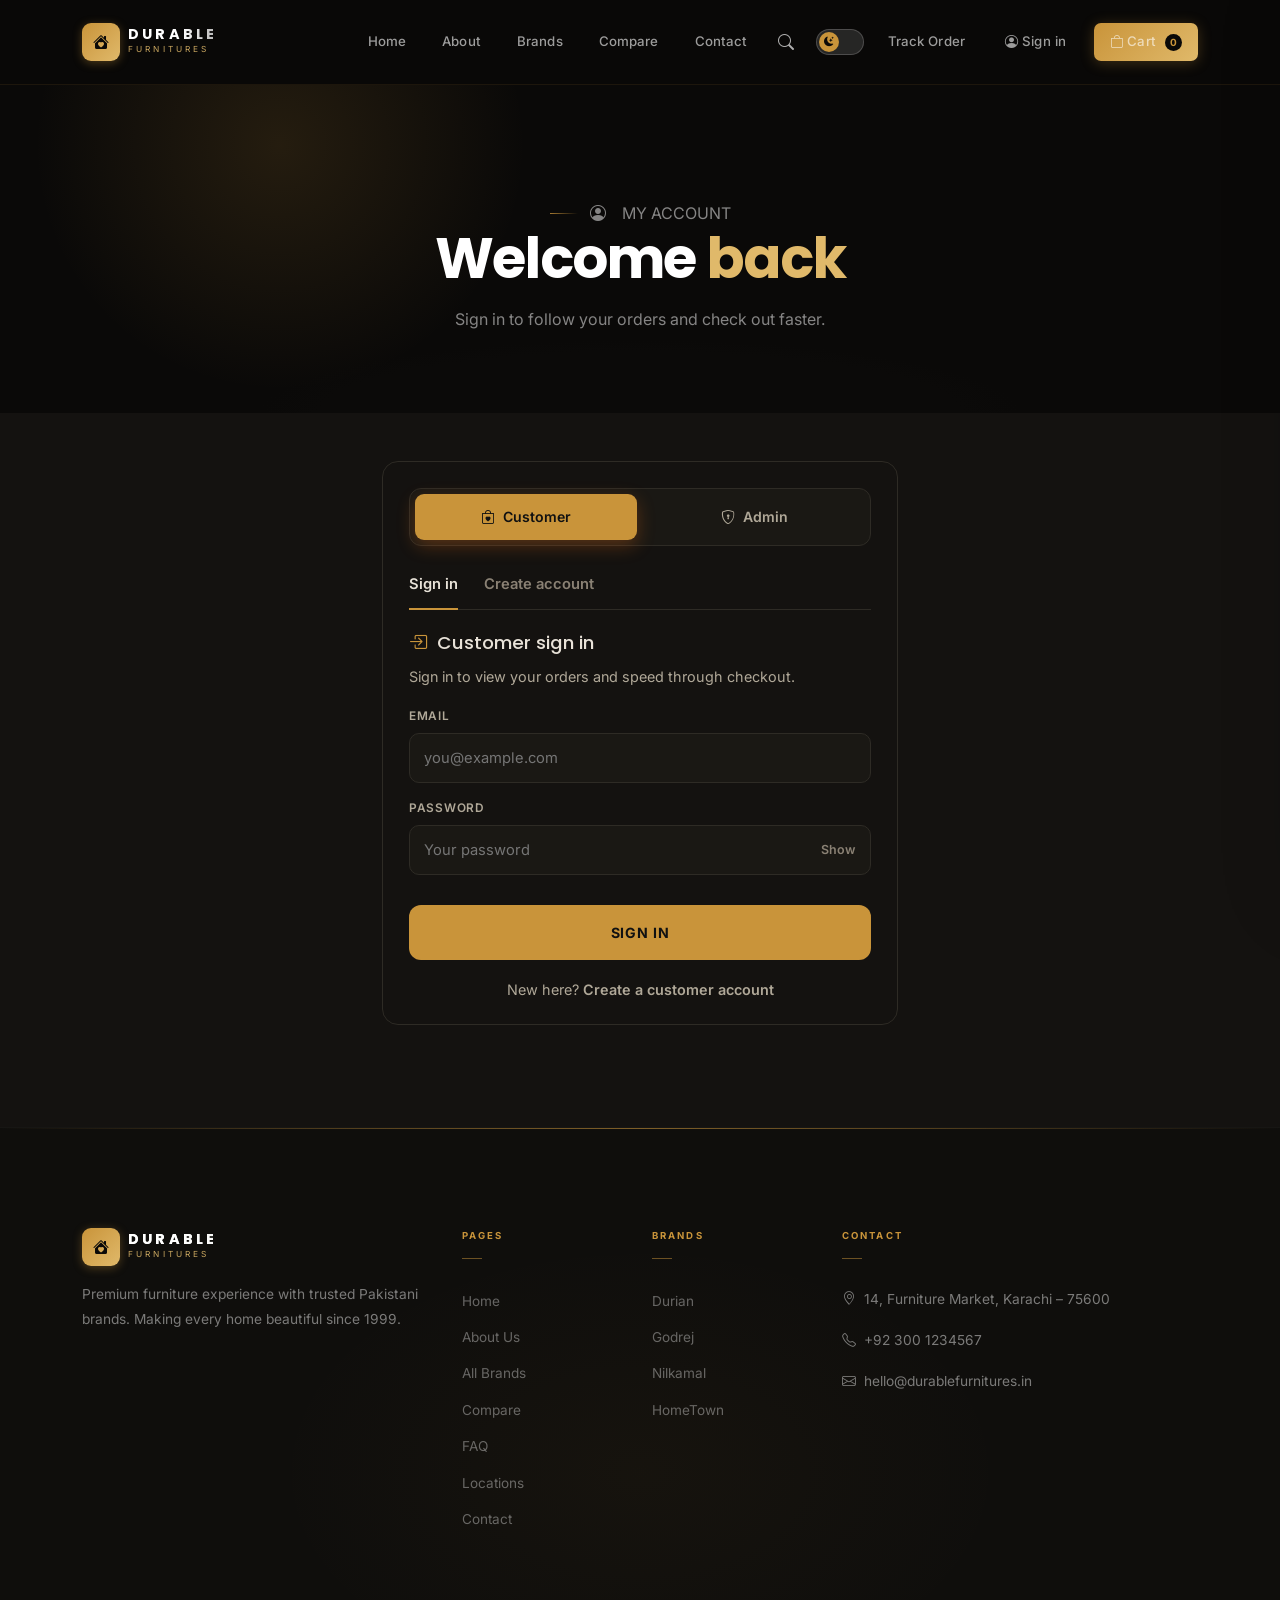
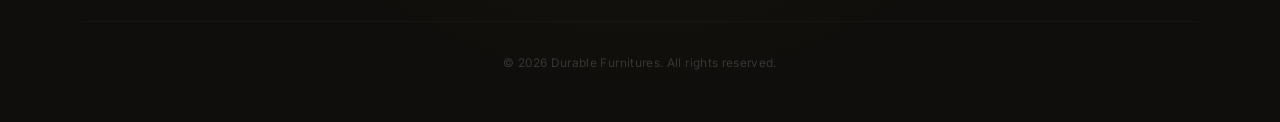
<file: account.html>
<!DOCTYPE html>
<html lang="en">
<head>
  <meta charset="UTF-8" />
  <link rel="icon" type="image/x-icon" href="[data-uri]">
  
<script>
/* ── THEME: anti-flash + toggle ── */
(function(){
  var t = localStorage.getItem("df-theme");
  var theme = (t === "light" || t === "dark") ? t : "dark";
  document.documentElement.setAttribute("data-theme", theme);
  document.addEventListener("DOMContentLoaded", function(){
    var btn = document.getElementById("themeToggleBtn");
    if (!btn) return;
    btn.addEventListener("click", function(){
      var cur = document.documentElement.getAttribute("data-theme");
      var next = cur === "light" ? "dark" : "light";
      document.documentElement.setAttribute("data-theme", next);
      localStorage.setItem("df-theme", next);
      /* sync any open modal */
      var mb = document.getElementById("pdModalBox");
      if (mb) mb.setAttribute("data-theme", next);
    });
  });
})();
</script>
  <meta name="viewport" content="width=device-width, initial-scale=1.0" />
  <title>My Account – Durable Furnitures</title>
  <link rel="stylesheet" href="https://cdn.jsdelivr.net/npm/bootstrap@5.3.2/dist/css/bootstrap.min.css" />
  <link rel="stylesheet" href="https://cdn.jsdelivr.net/npm/bootstrap-icons@1.11.3/font/bootstrap-icons.min.css" />
  <link rel="stylesheet" href="style.css" />
  <link rel="stylesheet" href="luxury-upgrade.css" />
  <link rel="stylesheet" href="checkout.css" />

<style>
/* =====================================================
   THEME TOGGLE BUTTON
   ===================================================== */
.theme-toggle-btn {
  background: none;
  border: none;
  padding: 4px;
  cursor: pointer;
  display: flex;
  align-items: center;
}
.theme-toggle-track {
  width: 48px;
  height: 26px;
  background: rgba(255,255,255,0.12);
  border: 1.5px solid rgba(255,255,255,0.18);
  border-radius: 50px;
  display: flex;
  align-items: center;
  padding: 2px;
  transition: background 0.3s, border-color 0.3s;
  position: relative;
}
.theme-toggle-thumb {
  width: 20px;
  height: 20px;
  background: var(--gold);
  border-radius: 50%;
  display: flex;
  align-items: center;
  justify-content: center;
  font-size: 0.6rem;
  color: var(--ink);
  transition: transform 0.35s cubic-bezier(0.34,1.56,0.64,1), background 0.3s;
  position: relative;
}
.theme-icon-dark,
.theme-icon-light { position: absolute; transition: opacity 0.2s; }
.theme-icon-light { opacity: 0; }
.theme-icon-dark  { opacity: 1; }

/* Light mode state of toggle */
[data-theme="light"] .theme-toggle-thumb { transform: translateX(22px); }
[data-theme="light"] .theme-toggle-track { background: rgba(196,147,63,0.2); border-color: var(--gold); }
[data-theme="light"] .theme-icon-dark  { opacity: 0; }
[data-theme="light"] .theme-icon-light { opacity: 1; }

/* =====================================================
   DARK MODE (default is already dark navbar)
   LIGHT MODE OVERRIDES
   ===================================================== */
[data-theme="light"] {
  --ink:        #0f0e0c;
  --ink-soft:   #1c1a16;
  --ink-muted:  #2e2b25;
  --stone:      #faf8f4;
  --stone-mid:  #f2ede4;
  --white:      #ffffff;
  --text:       #1a1814;
  --text-mid:   #4a4438;
  --text-faint: #7a7266;
  --border:     #ddd7cc;
  --border-gold: rgba(196,147,63,0.28);
  --card-shadow: 0 1px 4px rgba(0,0,0,0.08), 0 4px 16px rgba(0,0,0,0.06);
}

/* Light mode — body */
[data-theme="light"] body {
  background: #faf8f4;
  color: #1a1814;
}

/* Light mode — navbar stays dark (premium look) */
[data-theme="light"] #mainNav {
  background: rgba(15,14,12,0.97);
}

/* Light mode — hero */
[data-theme="light"] .hero-section { filter: brightness(1.03); }

/* Light mode — brand logos strip */
[data-theme="light"] .brand-logos-strip {
  background: #fff;
  border-color: #e5ddd0;
}

/* Light mode — section backgrounds */
[data-theme="light"] .bg-light-custom { background: #f5f0e8 !important; }
[data-theme="light"] .section-pad     { background: #fff; }

/* Light mode — product cards */
[data-theme="light"] .product-card {
  background: #fff;
  border: 1px solid #eee8dd;
}

/* Light mode — newsletter strip stays dark */
[data-theme="light"] .newsletter-strip { /* keep dark */ }

/* Light mode — filter pills in light mode */
[data-theme="light"] .brand-filter-pill {
  background: #fff;
  box-shadow: 0 2px 10px rgba(0,0,0,0.08);
}
[data-theme="light"] .filter-btn {
  background: #fff;
  border-color: #ddd7cc;
  color: #5a5346;
}
[data-theme="light"] .filter-btn.active {
  background: #1a1814;
  border-color: #1a1814;
  color: #fff;
}

/* Light mode — dropdown menus */
[data-theme="light"] .dropdown-menu {
  background: #fff;
  border: 1px solid #e5ddd0;
  box-shadow: 0 8px 32px rgba(0,0,0,0.12);
}
[data-theme="light"] .dropdown-item { color: #977934; }
[data-theme="light"] .dropdown-item:hover { background: #f5f0e8; }

/* Light mode — stats bar */
[data-theme="light"] #statsBar {
  background: #fff;
  border-bottom: 1px solid #e5ddd0;
}

/* Light mode — why section stays dark (intentional) */

/* Light mode — back to top */
[data-theme="light"] .back-to-top {
  background: #fff;
  border-color: rgba(196,147,63,0.4);
}

/* Light mode — footer always stays dark */
[data-theme="light"] .footer { background: #0f0e0c !important; }

/* Smooth transitions for theme switch */
body, .product-card, .brand-logos-strip, .filter-btn, .brand-filter-pill,
.dropdown-menu, #statsBar, section, .bg-light-custom, .footer {
  transition: background 0.35s ease, color 0.35s ease, border-color 0.35s ease, box-shadow 0.35s ease;
}
</style>
<style>
/* Account page – uses the site's own variables so it follows your theme */
.ac-roles{display:grid;grid-template-columns:1fr 1fr;gap:6px;padding:5px;margin-bottom:20px;background:var(--stone);border:1.5px solid var(--border);border-radius:12px}
.ac-roles button{display:flex;align-items:center;justify-content:center;gap:8px;background:transparent;border:0;border-radius:9px;padding:11px 8px;font-family:var(--font-sans);font-weight:600;font-size:.88rem;color:var(--text-mid);cursor:pointer;transition:all .2s}
.ac-roles button.on{background:var(--gold);color:#111;box-shadow:0 6px 18px rgba(249,115,22,.28)}
.ac-tabs{display:flex;gap:26px;border-bottom:1px solid var(--border);margin-bottom:22px}
.ac-tabs button{background:none;border:0;border-bottom:2px solid transparent;margin-bottom:-1px;padding:6px 0 12px;font-family:var(--font-sans);font-weight:600;font-size:.92rem;color:var(--text-faint);cursor:pointer}
.ac-tabs button.on{color:var(--text);border-bottom-color:var(--gold)}
.ac-sub{font-family:var(--font-sans);font-size:.9rem;color:var(--text-mid);margin:-8px 0 18px;line-height:1.55}
.ac-field{margin-bottom:16px}
.ac-field .co-label{display:block;margin-bottom:6px}
.ac-inp{position:relative}
.ac-eye{position:absolute;right:8px;top:50%;transform:translateY(-50%);background:none;border:0;color:var(--text-faint);font-family:var(--font-sans);font-size:.78rem;font-weight:600;padding:6px 8px;cursor:pointer}
.ac-eye:hover{color:var(--gold)}
.ac-hint{font-family:var(--font-sans);font-size:.76rem;color:var(--text-faint);margin-top:6px;line-height:1.45}
.ac-switch{text-align:center;margin-top:18px;font-family:var(--font-sans);font-size:.9rem;color:var(--text-mid)}
.ac-switch a{color:var(--gold);font-weight:600;cursor:pointer;text-decoration:none}
.ac-hp{position:absolute;left:-9999px;opacity:0}
.co-alert.info{background:var(--gold-pale);border-color:var(--border-gold);color:var(--text)}
.co-alert.ok{background:rgba(16,185,129,.12);border-color:rgba(16,185,129,.4);color:#10b981}
#signedIn .co-alert{margin-bottom:12px}
#signedIn a{color:var(--gold);font-weight:600}
</style>
<link rel="stylesheet" href="polish.css">
</head>
<body>
<div id="pageLoader">
  <div class="loader-ring"></div>
  <div class="loader-brand">Durable Furnitures</div>
</div>


  <!-- ===== NAVBAR ===== -->
<nav id="mainNav" class="navbar navbar-expand-lg">
  <div class="container">
    <a class="navbar-brand d-flex align-items-center gap-2 text-decoration-none" href="index.html">
      <div class="logo-icon"><i class="bi bi-house-heart-fill"></i></div>
      <div>
        <div class="brand-name">DURABLE</div>
        <div class="brand-sub">Furnitures</div>
      </div>
    </a>
    <button class="navbar-toggler" type="button" data-bs-toggle="collapse" data-bs-target="#navbarNav">
      <span class="navbar-toggler-icon"></span>
    </button>
    <div class="collapse navbar-collapse" id="navbarNav">
      <ul class="navbar-nav ms-auto align-items-lg-center gap-1">
        <li class="nav-item"><a class="nav-link" href="index.html">Home</a></li>
        <li class="nav-item"><a class="nav-link" href="about.html">About</a></li>
        <li class="nav-item dropdown">
          <a class="nav-link dropdown-toggle" href="brands.html" role="button" data-bs-toggle="dropdown">Brands</a>
          <ul class="dropdown-menu brand-dropdown">
            <li>
              <a class="dropdown-item brand-item" href="./brand-durian.html">
                <span class="brand-icon-wrap durian-icon"><i class="bi bi-gem"></i></span>
                <span class="brand-item-info">
                  <span class="brand-item-name">Durian</span>
                  <span class="brand-item-tag">Luxury Furniture</span>
                </span>
              </a>
            </li>
            <li>
              <a class="dropdown-item brand-item" href="./brand-godrej.html">
                <span class="brand-icon-wrap godrej-icon"><i class="bi bi-shield-fill-check"></i></span>
                <span class="brand-item-info">
                  <span class="brand-item-name">Godrej</span>
                  <span class="brand-item-tag">Trusted Since 1897</span>
                </span>
              </a>
            </li>
            <li>
              <a class="dropdown-item brand-item" href="./brand-nilkamal.html">
                <span class="brand-icon-wrap nilkamal-icon"><i class="bi bi-boxes"></i></span>
                <span class="brand-item-info">
                  <span class="brand-item-name">Nilkamal</span>
                  <span class="brand-item-tag">Value for Money</span>
                </span>
              </a>
            </li>
            <li>
              <a class="dropdown-item brand-item" href="./brand-hometown.html">
                <span class="brand-icon-wrap hometown-icon"><i class="bi bi-house-heart-fill"></i></span>
                <span class="brand-item-info">
                  <span class="brand-item-name">HomeTown</span>
                  <span class="brand-item-tag">Home Essentials</span>
                </span>
              </a>
            </li>
            <li><hr class="dropdown-divider my-1" /></li>
            <li>
              <a class="dropdown-item brand-item all-brands-item" href="brands.html">
                <span class="brand-icon-wrap all-icon"><i class="bi bi-grid-3x3-gap-fill"></i></span>
                <span class="brand-item-info">
                  <span class="brand-item-name">All Brands</span>
                  <span class="brand-item-tag">View complete catalog</span>
                </span>
              </a>
            </li>
          </ul>
        </li>
        <li class="nav-item"><a class="nav-link" href="compare.html">Compare</a></li>
        <li class="nav-item dropdown">
          <a class="nav-link dropdown-toggle" href="contact.html" role="button" data-bs-toggle="dropdown">Contact</a>
          <ul class="dropdown-menu">
            <li><a class="dropdown-item" href="faq.html"><i class="bi bi-patch-question-fill me-2" style="color:#f59e0b"></i>FAQ</a></li>
            <li><a class="dropdown-item" href="location.html"><i class="bi bi-geo-alt-fill me-2" style="color:#ef4444"></i>Locations</a></li>
            <li><hr class="dropdown-divider" /></li>
            <li><a class="dropdown-item" href="contact.html"><i class="bi bi-envelope-fill me-2" style="color:#3b82f6"></i>Contact Us</a></li>
          </ul>
        </li>
        <li class="nav-item">
          <div class="nav-search-wrap" id="navSearchWrap">
            <button class="nav-search-btn" id="navSearchBtn" aria-label="Search">
              <i class="bi bi-search"></i>
            </button>
            <div class="nav-search-expandable" id="navSearchExpandable">
              <div style="position:relative;width:100%">
                <input class="nav-search-input" id="navSearchInput" type="text" placeholder="Search products, brands…" autocomplete="off" />
                <button class="nav-search-clear" id="navSearchClear"><i class="bi bi-x"></i></button>
                <div class="search-loader" id="navSearchLoader"></div>
              </div>
            </div>
            <div class="nav-search-results" id="navSearchResults"></div>
          </div>
        </li>
                <li class="nav-item ms-1">
          <button class="theme-toggle-btn" id="themeToggleBtn" aria-label="Toggle dark/light mode" title="Toggle theme">
            <span class="theme-toggle-track">
              <span class="theme-toggle-thumb">
                <i class="bi bi-moon-stars-fill theme-icon-dark"></i>
                <i class="bi bi-sun-fill theme-icon-light"></i>
              </span>
            </span>
          </button>
        </li>
        <li class="nav-item"><a class="nav-link" href="track-order.html">Track Order</a></li>
        <li class="nav-item ms-2">
          <button class="nav-link cart-nav-btn border-0" id="cartBtn">
            <i class="bi bi-bag"></i> Cart
            <span class="cart-badge" id="cartBadge">0</span>
          </button>
        </li>
      </ul>
    </div>
  </div>
</nav>

<div class="page-hero text-center">
  <div class="container">
    <p class="section-eyebrow justify-content-center"><i class="bi bi-person-circle me-1"></i><span id="heroEyebrow">My Account</span></p>
    <h1 id="heroTitle">Welcome <em>back</em></h1>
    <p class="mt-3" id="heroSub">Sign in to follow your orders and check out faster.</p>
  </div>
</div>

<section class="co-wrap"><div class="container" style="max-width:540px">
  <div id="signedIn"></div>

  <div class="co-card">
    <div class="ac-roles" role="tablist" aria-label="Account type">
      <button type="button" data-role="customer" role="tab"><i class="bi bi-bag-heart"></i>Customer</button>
      <button type="button" data-role="admin" role="tab"><i class="bi bi-shield-lock"></i>Admin</button>
    </div>
    <div class="ac-tabs" role="tablist">
      <button type="button" data-mode="login" role="tab">Sign in</button>
      <button type="button" data-mode="signup" role="tab">Create account</button>
    </div>

    <h4 id="formTitle"><i class="bi bi-box-arrow-in-right"></i><span></span></h4>
    <p class="ac-sub" id="formSub"></p>
    <div id="alert" class="co-alert d-none" role="alert"></div>

    <form id="form" novalidate autocomplete="on">
      <input class="ac-hp" type="text" name="website" id="hp" tabindex="-1" autocomplete="off" aria-hidden="true">
      <div id="fields"></div>
      <button class="co-submit" id="go" type="submit"></button>
    </form>
    <div class="ac-switch" id="switch"></div>
  </div>
</div></section>

<!-- ===== FOOTER ===== -->
<footer class="footer">
  <div class="container">
    <div class="row g-4">
      <div class="col-lg-4">
        <div class="d-flex align-items-center gap-2 mb-3">
          <div class="logo-icon"><i class="bi bi-house-heart-fill"></i></div>
          <div><div class="brand-name">DURABLE</div><div class="brand-sub">Furnitures</div></div>
        </div>
        <p class="footer-text">Premium furniture experience with trusted Pakistani brands. Making every home beautiful since 1999.</p>
      </div>
      <div class="col-6 col-lg-2">
        <p class="footer-heading">Pages</p>
        <ul class="footer-links">
          <li><a href="index.html">Home</a></li>
          <li><a href="about.html">About Us</a></li>
          <li><a href="brands.html">All Brands</a></li>
          <li><a href="compare.html">Compare</a></li>
          <li><a href="faq.html">FAQ</a></li>
          <li><a href="location.html">Locations</a></li>
          <li><a href="contact.html">Contact</a></li>
        </ul>
      </div>
      <div class="col-6 col-lg-2">
        <p class="footer-heading">Brands</p>
        <ul class="footer-links">
          <li><a href="brand-durian.html">Durian</a></li>
          <li><a href="brand-godrej.html">Godrej</a></li>
          <li><a href="brand-nilkamal.html">Nilkamal</a></li>
          <li><a href="brand-hometown.html">HomeTown</a></li>
        </ul>
      </div>
      <div class="col-lg-4">
        <p class="footer-heading">Contact</p>
        <p class="footer-text"><i class="bi bi-geo-alt me-2" style="color:var(--accent)"></i>14, Furniture Market, Karachi – 75600</p>
        <p class="footer-text"><i class="bi bi-telephone me-2" style="color:var(--accent)"></i>+92 300 1234567</p>
        <p class="footer-text"><i class="bi bi-envelope me-2" style="color:var(--accent)"></i>hello@durablefurnitures.in</p>
      </div>
    </div>
    <hr class="footer-hr" />
    <div class="footer-bottom text-center">© 2026 Durable Furnitures. All rights reserved.</div>
  </div>
</footer>

<!-- ===== CART SIDEBAR ===== -->
<div class="cart-overlay" id="cartOverlay"></div>
<div class="cart-sidebar" id="cartSidebar">
  <div class="cart-header">
    <h5><i class="bi bi-bag me-2"></i>Shopping Cart</h5>
    <button class="cart-close" id="cartClose"><i class="bi bi-x-lg"></i></button>
  </div>
  <div class="cart-body" id="cartBody"></div>
  <div class="cart-footer" id="cartFooter" style="display:none">
    <div class="cart-total">
      <span class="cart-total-label">Total</span>
      <span class="cart-total-amount" id="cartTotal">Rs.0</span>
    </div>
    <button class="btn-checkout" onclick="goCheckout()">Proceed to Checkout</button>
  </div>
</div>

<!-- ===== TOAST ===== -->
<div class="custom-toast" id="toast"><i class="bi bi-check-circle-fill me-2"></i><span id="toastMsg"></span></div>
<script src="https://cdn.jsdelivr.net/npm/jquery@3.7.1/dist/jquery.min.js"></script>
<script src="https://cdn.jsdelivr.net/npm/bootstrap@5.3.2/dist/js/bootstrap.bundle.min.js"></script>
<script src="./app.js"></script>

<script>

/* ── NAVBAR SEARCH ── */
(function(){
  var searchData = [
    // Pages
    {name:'Home',          meta:'Page',            icon:'bi-house-fill',      color:'rgba(196,147,63,0.15)',  ctext:'var(--gold)',   href:'index.html'},
    {name:'About Us',      meta:'Page',            icon:'bi-info-circle-fill',color:'rgba(196,147,63,0.15)',  ctext:'var(--gold)',   href:'about.html'},
    {name:'Brands',        meta:'Page',            icon:'bi-grid-3x3-gap-fill',color:'rgba(196,147,63,0.15)', ctext:'var(--gold)',   href:'brands.html'},
    {name:'Compare',       meta:'Page',            icon:'bi-bar-chart-line-fill',color:'rgba(196,147,63,0.15)',ctext:'var(--gold)',  href:'compare.html'},
    {name:'FAQ',           meta:'Page',            icon:'bi-patch-question-fill',color:'rgba(255,193,7,0.15)',ctext:'#ffc107',      href:'faq.html'},
    {name:'Locations',     meta:'Page',            icon:'bi-geo-alt-fill',    color:'rgba(239,68,68,0.15)',   ctext:'#ef4444',      href:'location.html'},
    {name:'Contact Us',    meta:'Page',            icon:'bi-envelope-fill',   color:'rgba(59,130,246,0.15)',  ctext:'#60a5fa',      href:'contact.html'},
    // Brands
    {name:'Durian',        meta:'Luxury Furniture',icon:'bi-gem',             color:'rgba(196,57,43,0.18)',   ctext:'#e57263',      href:'brand-durian.html'},
    {name:'Godrej',        meta:'Trusted Since 1897',icon:'bi-shield-fill-check',color:'rgba(16,185,129,0.15)',ctext:'#34d399',    href:'brand-godrej.html'},
    {name:'Nilkamal',      meta:'Value for Money', icon:'bi-boxes',           color:'rgba(59,130,246,0.15)',  ctext:'#60a5fa',      href:'brand-nilkamal.html'},
    {name:'HomeTown',      meta:'Home Essentials', icon:'bi-house-heart-fill',color:'rgba(139,92,246,0.15)', ctext:'#a78bfa',      href:'brand-hometown.html'},
    // Products
    {name:'L-Shape Sofa',  meta:'Durian · Rs.35,999',icon:'bi-gem',          color:'rgba(196,57,43,0.18)',   ctext:'#e57263',      href:'brand-durian.html'},
    {name:'King Bed',      meta:'Godrej · Rs.20,999',icon:'bi-shield-fill-check',color:'rgba(16,185,129,0.15)',ctext:'#34d399',   href:'brand-godrej.html'},
    {name:'Dining Table',  meta:'Nilkamal · Rs.3,899',icon:'bi-boxes',       color:'rgba(59,130,246,0.15)',  ctext:'#60a5fa',      href:'brand-nilkamal.html'},
    {name:'Ergonomic Chair',meta:'HomeTown · Rs.1,599',icon:'bi-house-heart-fill',color:'rgba(139,92,246,0.15)',ctext:'#a78bfa', href:'brand-hometown.html'},
    {name:'Wardrobe',      meta:'Godrej · Storage', icon:'bi-shield-fill-check',color:'rgba(16,185,129,0.15)',ctext:'#34d399',   href:'brand-godrej.html'},
    {name:'Coffee Table',  meta:'Durian · Living Room',icon:'bi-gem',        color:'rgba(196,57,43,0.18)',   ctext:'#e57263',      href:'brand-durian.html'},
    {name:'Bookshelf',     meta:'Nilkamal · Office',icon:'bi-boxes',         color:'rgba(59,130,246,0.15)',  ctext:'#60a5fa',      href:'brand-nilkamal.html'},
    {name:'TV Unit',       meta:'HomeTown · Living', icon:'bi-house-heart-fill',color:'rgba(139,92,246,0.15)',ctext:'#a78bfa',    href:'brand-hometown.html'},
  ];

  function initSearch() {
    var wrap    = document.getElementById('navSearchWrap');
    var btn     = document.getElementById('navSearchBtn');
    var expando = document.getElementById('navSearchExpandable');
    var input   = document.getElementById('navSearchInput');
    var clear   = document.getElementById('navSearchClear');
    var results = document.getElementById('navSearchResults');
    var loader  = document.getElementById('navSearchLoader');
    if (!wrap) return;

    var debounceTimer;

    btn.addEventListener('click', function(e){
      e.stopPropagation();
      var isOpen = expando.classList.contains('open');
      if (isOpen) {
        closeSearch();
      } else {
        openSearch();
      }
    });

    function openSearch() {
      expando.classList.add('open');
      btn.querySelector('i').className = 'bi bi-x-lg';
      setTimeout(function(){ input.focus(); }, 350);
    }

    function closeSearch() {
      expando.classList.remove('open');
      btn.querySelector('i').className = 'bi bi-search';
      input.value = '';
      clear.classList.remove('show');
      results.classList.remove('show');
      results.innerHTML = '';
    }

    input.addEventListener('input', function(){
      var q = this.value.trim();
      clear.classList.toggle('show', q.length > 0);
      clearTimeout(debounceTimer);
      if (q.length === 0) {
        results.classList.remove('show');
        results.innerHTML = '';
        loader.classList.remove('show');
        return;
      }
      loader.classList.add('show');
      debounceTimer = setTimeout(function(){
        loader.classList.remove('show');
        showResults(q);
      }, 280);
    });

    clear.addEventListener('click', function(){
      input.value = '';
      clear.classList.remove('show');
      results.classList.remove('show');
      results.innerHTML = '';
      input.focus();
    });

    input.addEventListener('keydown', function(e){
      if (e.key === 'Escape') closeSearch();
    });

    document.addEventListener('click', function(e){
      if (!wrap.contains(e.target)) closeSearch();
    });

    function showResults(q) {
      var ql = q.toLowerCase();
      var filtered = searchData.filter(function(d){
        return d.name.toLowerCase().indexOf(ql) !== -1 ||
               d.meta.toLowerCase().indexOf(ql) !== -1;
      });
      if (filtered.length === 0) {
        results.innerHTML = '<div class="search-no-results"><i class="bi bi-search" style="display:block;font-size:1.4rem;margin-bottom:6px;opacity:0.3"></i>No results for "' + escHtml(q) + '"</div>';
      } else {
        results.innerHTML = filtered.slice(0, 7).map(function(d){
          return '<a class="search-result-item" href="' + d.href + '">' +
            '<span class="search-result-icon" style="background:' + d.color + ';color:' + d.ctext + '">' +
              '<i class="bi ' + d.icon + '"></i>' +
            '</span>' +
            '<span>' +
              '<span class="search-result-name">' + escHtml(d.name) + '</span>' +
              '<span class="search-result-meta">' + escHtml(d.meta) + '</span>' +
            '</span>' +
          '</a>';
        }).join('');
      }
      results.classList.add('show');
    }

    function escHtml(s) {
      return s.replace(/[&<>"']/g, function(c){
        return {'&':'&amp;','<':'&lt;','>':'&gt;','"':'&quot;',"'":'&#39;'}[c];
      });
    }
  }

  // Page loader
  function initPageLoader() {
    var loader = document.getElementById('pageLoader');
    if (!loader) return;
    window.addEventListener('load', function(){
      setTimeout(function(){ loader.classList.add('hidden'); }, 300);
    });
    // Fallback
    setTimeout(function(){ if(loader) loader.classList.add('hidden'); }, 2000);
  }

  document.addEventListener('DOMContentLoaded', function(){
    initSearch();
    initPageLoader();
  });
})();

</script>
<script>
(function () {
  var API = 'backend/api/';
  var $ = function (s) { return document.querySelector(s); };
  var qs = new URLSearchParams(location.search);
  var state = {
    role: qs.get('role') === 'admin' ? 'admin' : 'customer',
    mode: qs.get('mode') === 'signup' ? 'signup' : 'login',
    adminSignup: 'closed', me: { customer: null, admin: null }
  };

  function esc(s) { return String(s == null ? '' : s).replace(/[&<>"']/g, function (c) { return { '&': '&amp;', '<': '&lt;', '>': '&gt;', '"': '&quot;', "'": '&#39;' }[c]; }); }
  function F(name, label, type, ph, ac, extra) { return Object.assign({ name: name, label: label, type: type || 'text', ph: ph || '', ac: ac || 'off' }, extra || {}); }

  function fields() {
    var r = state.role, m = state.mode;
    if (r === 'customer' && m === 'login')  return [F('email', 'Email', 'email', 'you@example.com', 'email'), F('password', 'Password', 'password', 'Your password', 'current-password')];
    if (r === 'customer' && m === 'signup') return [F('name', 'Full name', 'text', 'e.g. Ahsan Raza', 'name'), F('email', 'Email', 'email', 'you@example.com', 'email'),
                                                    F('phone', 'Phone (optional)', 'tel', '0300 1234567', 'tel'), F('password', 'Password', 'password', 'At least 8 characters, letters + numbers', 'new-password')];
    if (r === 'admin' && m === 'login')     return [F('login', 'Username or email', 'text', 'admin', 'username'), F('password', 'Password', 'password', 'Your password', 'current-password')];
    var a = [F('name', 'Full name', 'text', 'Your name', 'name'), F('username', 'Username', 'text', 'e.g. manager', 'username'), F('email', 'Work email', 'email', 'you@durablefurnitures.pk', 'email'),
             F('password', 'Password', 'password', 'At least 8 characters, letters + numbers', 'new-password')];
    if (state.adminSignup === 'code') a.push(F('code', 'Admin access code', 'password', 'Given to you by the store owner', 'off', { hint: 'Admin accounts can see all orders and customers, so sign-up needs the secret access code.' }));
    return a;
  }

  var HERO = {
    'customer-login':  ['My Account', 'Welcome <em>back</em>', 'Sign in to follow your orders and check out faster.'],
    'customer-signup': ['My Account', 'Create your <em>account</em>', 'Track every order and keep your delivery details saved.'],
    'admin-login':     ['Store Admin', 'Admin <em>sign in</em>', 'Restricted area for authorised store staff.'],
    'admin-signup':    ['Store Admin', 'Create <em>admin account</em>', 'For authorised store staff only.']
  };
  var TITLES = {
    'customer-login':  ['Customer sign in', 'Sign in to view your orders and speed through checkout.', 'Sign In', 'bi-box-arrow-in-right'],
    'customer-signup': ['Create customer account', 'It takes less than a minute.', 'Create Account', 'bi-person-plus'],
    'admin-login':     ['Admin sign in', 'Use your admin username or email.', 'Sign In to Admin Panel', 'bi-shield-lock'],
    'admin-signup':    ['Create admin account', '', 'Create Admin Account', 'bi-shield-plus']
  };

  function setAlert(kind, html) {
    var a = $('#alert');
    if (!html) { a.className = 'co-alert d-none'; a.innerHTML = ''; return; }
    a.className = 'co-alert' + (kind === 'err' ? '' : ' ' + kind); a.innerHTML = html;
  }

  function render() {
    document.querySelectorAll('.ac-roles button').forEach(function (b) { b.classList.toggle('on', b.dataset.role === state.role); b.setAttribute('aria-selected', b.dataset.role === state.role); });
    document.querySelectorAll('.ac-tabs button').forEach(function (b) { b.classList.toggle('on', b.dataset.mode === state.mode); b.setAttribute('aria-selected', b.dataset.mode === state.mode); });
    var key = state.role + '-' + state.mode, t = TITLES[key], hero = HERO[key], sub = t[1];
    if (key === 'admin-signup') {
      sub = state.adminSignup === 'first' ? 'No admin exists yet, so you are creating the <b>first (owner) account</b>.'
          : state.adminSignup === 'code' ? 'Enter the admin access code to join the team.' : '';
    }
    $('#heroEyebrow').textContent = hero[0]; $('#heroTitle').innerHTML = hero[1]; $('#heroSub').textContent = hero[2];
    $('#formTitle').innerHTML = '<i class="bi ' + t[3] + '"></i><span>' + esc(t[0]) + '</span>';
    $('#formSub').innerHTML = sub; $('#formSub').style.display = sub ? '' : 'none';
    $('#go').textContent = t[2];

    setAlert('', '');
    var closed = key === 'admin-signup' && state.adminSignup === 'closed';
    if (closed) setAlert('info', 'Admin sign-up is currently <b>closed</b>. Sign in with an existing admin account, or ask the site owner to set <code>admin_signup_code</code> in <code>backend/config.local.php</code>.');
    $('#fields').innerHTML = closed ? '' : fields().map(function (f) {
      var isPw = f.type === 'password' && f.name === 'password';
      return '<div class="ac-field"><label class="co-label" for="f_' + f.name + '">' + esc(f.label) + '</label><div class="ac-inp"><input class="co-input" id="f_' + f.name + '" name="' + f.name +
        '" type="' + f.type + '" placeholder="' + esc(f.ph) + '" autocomplete="' + f.ac + '"' + (isPw ? ' style="padding-right:64px"' : '') + '>' +
        (isPw ? '<button type="button" class="ac-eye" data-eye="f_' + f.name + '">Show</button>' : '') + '</div>' +
        (f.hint ? '<div class="ac-hint">' + esc(f.hint) + '</div>' : '') + '<div class="co-err" data-for="' + f.name + '"></div></div>';
    }).join('');
    $('#go').hidden = closed;

    $('#switch').innerHTML = state.mode === 'login'
      ? 'New here? <a data-mode="signup">Create a ' + state.role + ' account</a>'
      : 'Already registered? <a data-mode="login">Sign in</a>';
    history.replaceState(null, '', '?role=' + state.role + '&mode=' + state.mode);
  }

  document.addEventListener('click', function (e) {
    var t = e.target.closest('[data-role],[data-mode],[data-eye],[data-signout]'); if (!t) return;
    if (t.dataset.role)      { e.preventDefault(); state.role = t.dataset.role; render(); }
    else if (t.dataset.mode) { e.preventDefault(); state.mode = t.dataset.mode; render(); }
    else if (t.dataset.eye)  { var i = document.getElementById(t.dataset.eye), show = i.type === 'password'; i.type = show ? 'text' : 'password'; t.textContent = show ? 'Hide' : 'Show'; }
    else if (t.dataset.signout) { e.preventDefault(); signOut(t.dataset.signout); }
  });

  function clientCheck(d) {
    var e = {}, k = state.role + '-' + state.mode;
    var emailOk = function (v) { return /^[^\s@]+@[^\s@]+\.[^\s@]+$/.test(v || ''); };
    if (k === 'customer-login')  { if (!emailOk(d.email)) e.email = 'Enter your email address.'; if (!d.password) e.password = 'Enter your password.'; }
    if (k === 'admin-login')     { if (!d.login) e.login = 'Enter your username or email.'; if (!d.password) e.password = 'Enter your password.'; }
    if (k === 'customer-signup' || k === 'admin-signup') {
      if ((d.name || '').trim().length < 3) e.name = 'Please enter your full name.';
      if (!emailOk(d.email)) e.email = 'Enter a valid email address.';
      if (!d.password || d.password.length < 8) e.password = 'Password must be at least 8 characters.';
      else if (!/[A-Za-z]/.test(d.password) || !/\d/.test(d.password)) e.password = 'Use at least one letter and one number.';
    }
    if (k === 'admin-signup') {
      if (!/^[A-Za-z0-9_.-]{3,40}$/.test(d.username || '')) e.username = '3–40 characters: letters, numbers, dot, dash, underscore.';
      if (state.adminSignup === 'code' && !d.code) e.code = 'Enter the admin access code.';
    }
    return e;
  }
  function showErrors(map) {
    document.querySelectorAll('.co-err').forEach(function (n) { n.textContent = ''; });
    document.querySelectorAll('#fields .co-input').forEach(function (n) { n.classList.remove('invalid'); });
    Object.keys(map || {}).forEach(function (k) {
      var n = document.querySelector('.co-err[data-for="' + k + '"]'); if (n) n.textContent = map[k];
      var i = document.getElementById('f_' + k); if (i) i.classList.add('invalid');
    });
    var first = document.querySelector('#fields .co-input.invalid'); if (first) first.focus();
  }

  $('#form').addEventListener('submit', function (e) {
    e.preventDefault(); setAlert('', ''); showErrors({});
    var d = {}; document.querySelectorAll('#fields input').forEach(function (i) { d[i.name] = i.value; });
    ['email', 'login', 'username'].forEach(function (k) { if (d[k]) d[k] = d[k].trim(); });
    var errs = clientCheck(d); if (Object.keys(errs).length) { showErrors(errs); return; }
    d.action = state.role + '_' + state.mode; d.website = $('#hp').value;
    var b = $('#go'), label = b.textContent; b.disabled = true; b.textContent = 'Please wait…';
    fetch(API + 'auth.php', { method: 'POST', credentials: 'same-origin', headers: { 'Content-Type': 'application/json' }, body: JSON.stringify(d) })
      .then(function (r) { return r.json().catch(function () { return { ok: false, error: 'Server error. Make sure the backend is installed and the site is opened through http://localhost/… (XAMPP), not as a file.' }; }); })
      .then(function (res) {
        if (res.ok) { setAlert('ok', 'Success! Redirecting…'); window.location.href = res.redirect; return; }
        b.disabled = false; b.textContent = label;
        setAlert('err', esc(res.error || 'Something went wrong.')); showErrors(res.fields);
      })
      .catch(function () { b.disabled = false; b.textContent = label; setAlert('err', 'Could not reach the server. Open this site through http://localhost/… (XAMPP/WAMP), not by double-clicking the file.'); });
  });

  function signOut(role) {
    fetch(API + 'auth.php', { method: 'POST', credentials: 'same-origin', headers: { 'Content-Type': 'application/json' }, body: JSON.stringify({ action: 'logout', role: role }) })
      .then(function () { location.reload(); });
  }
  function renderSigned() {
    var h = '', m = state.me;
    if (m.customer) h += '<div class="co-alert info"><i class="bi bi-person-check me-1"></i>Signed in as <b>' + esc(m.customer.full_name) + '</b> · <a href="backend/customer/">My account</a> · <a href="#" data-signout="customer">Sign out</a></div>';
    if (m.admin)    h += '<div class="co-alert info"><i class="bi bi-shield-check me-1"></i>Admin <b>' + esc(m.admin.name) + '</b> signed in · <a href="backend/admin/">Admin panel</a> · <a href="#" data-signout="admin">Sign out</a></div>';
    $('#signedIn').innerHTML = h;
  }
  function loadMe() {
    return fetch(API + 'me.php', { credentials: 'same-origin' }).then(function (r) { return r.json(); }).then(function (d) {
      if (d && d.ok) { state.me = d; state.adminSignup = d.admin_signup || 'closed'; }
    }).catch(function () {}).then(function () { renderSigned(); render(); });
  }
  render(); loadMe();
})();
</script>
<script src="auth-nav.js"></script>
<script src="polish.js"></script>
</body>
</html>
</file>
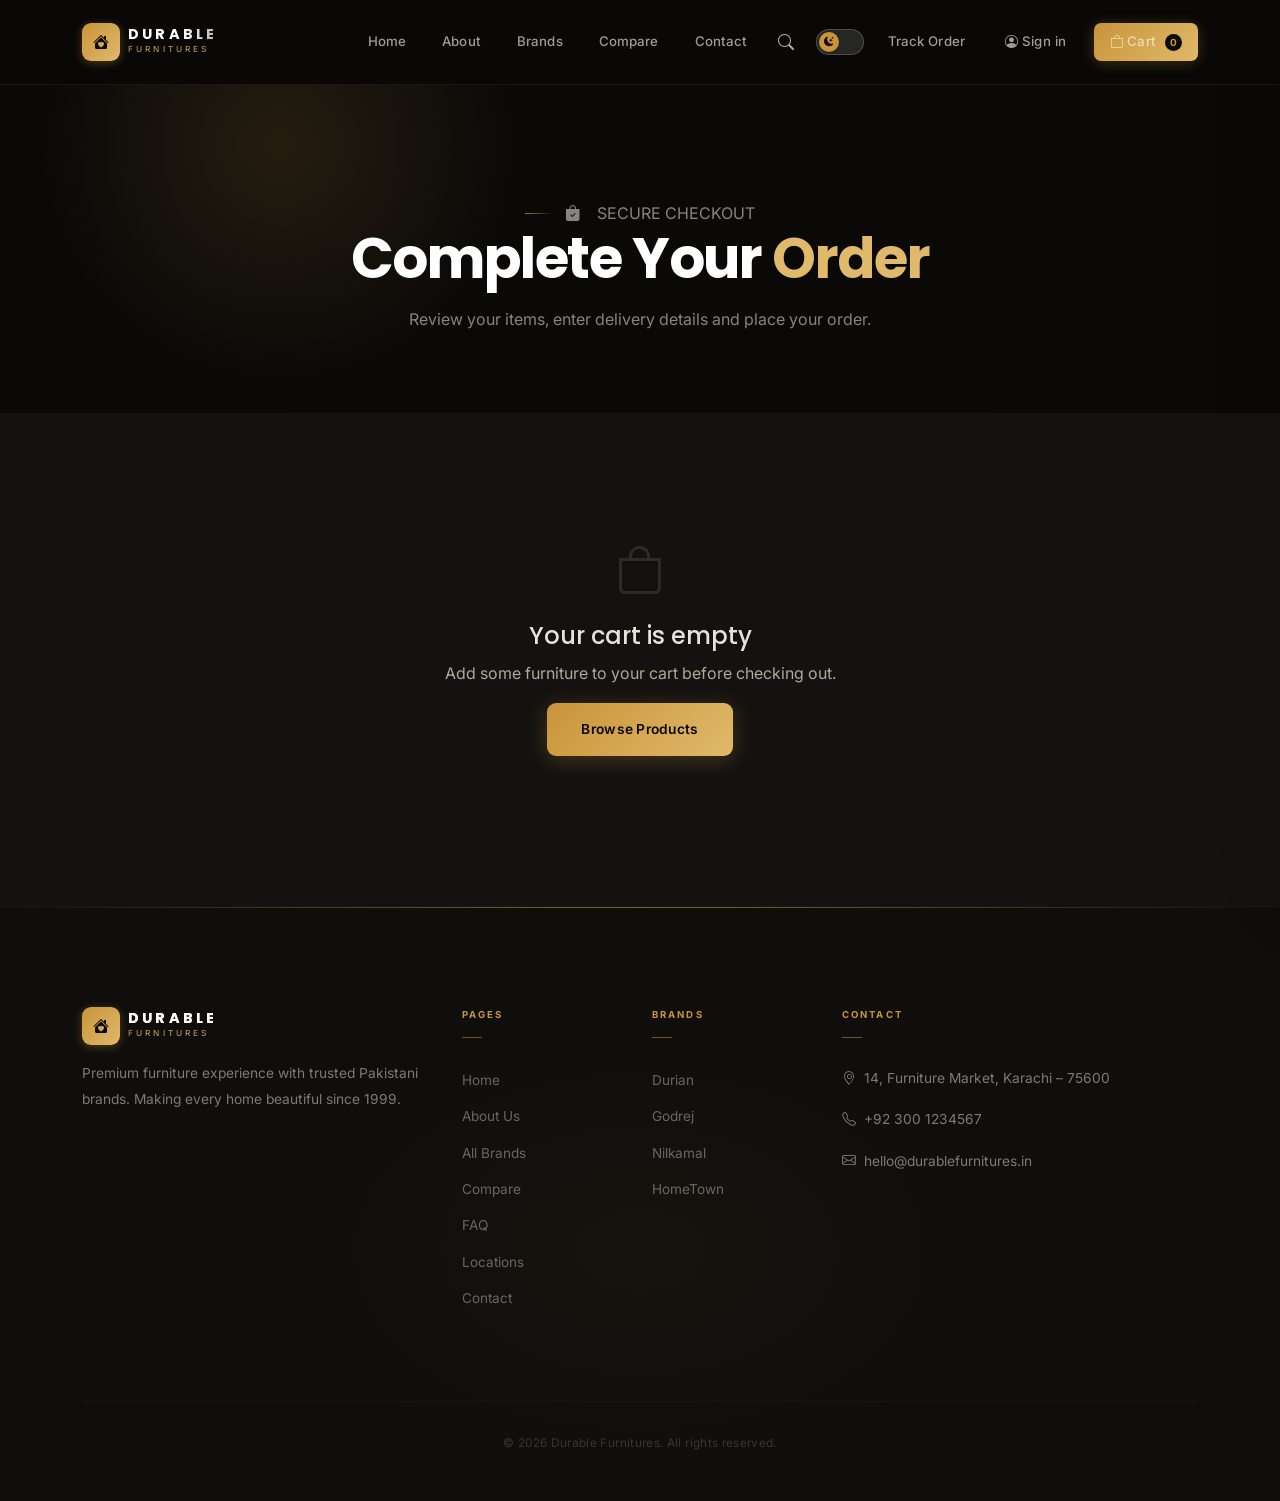
<file: checkout.html>
<!DOCTYPE html>
<html lang="en">
<head>
  <meta charset="UTF-8" />
  <link rel="icon" type="image/x-icon" href="[data-uri]">
  
<script>
/* ── THEME: anti-flash + toggle ── */
(function(){
  var t = localStorage.getItem("df-theme");
  var theme = (t === "light" || t === "dark") ? t : "dark";
  document.documentElement.setAttribute("data-theme", theme);
  document.addEventListener("DOMContentLoaded", function(){
    var btn = document.getElementById("themeToggleBtn");
    if (!btn) return;
    btn.addEventListener("click", function(){
      var cur = document.documentElement.getAttribute("data-theme");
      var next = cur === "light" ? "dark" : "light";
      document.documentElement.setAttribute("data-theme", next);
      localStorage.setItem("df-theme", next);
      /* sync any open modal */
      var mb = document.getElementById("pdModalBox");
      if (mb) mb.setAttribute("data-theme", next);
    });
  });
})();
</script>
  <meta name="viewport" content="width=device-width, initial-scale=1.0" />
  <title>Checkout – Durable Furnitures</title>
  <link rel="stylesheet" href="https://cdn.jsdelivr.net/npm/bootstrap@5.3.2/dist/css/bootstrap.min.css" />
  <link rel="stylesheet" href="https://cdn.jsdelivr.net/npm/bootstrap-icons@1.11.3/font/bootstrap-icons.min.css" />
  <link rel="stylesheet" href="style.css" />
  <link rel="stylesheet" href="luxury-upgrade.css" />
  <link rel="stylesheet" href="checkout.css" />

<style>
/* =====================================================
   THEME TOGGLE BUTTON
   ===================================================== */
.theme-toggle-btn {
  background: none;
  border: none;
  padding: 4px;
  cursor: pointer;
  display: flex;
  align-items: center;
}
.theme-toggle-track {
  width: 48px;
  height: 26px;
  background: rgba(255,255,255,0.12);
  border: 1.5px solid rgba(255,255,255,0.18);
  border-radius: 50px;
  display: flex;
  align-items: center;
  padding: 2px;
  transition: background 0.3s, border-color 0.3s;
  position: relative;
}
.theme-toggle-thumb {
  width: 20px;
  height: 20px;
  background: var(--gold);
  border-radius: 50%;
  display: flex;
  align-items: center;
  justify-content: center;
  font-size: 0.6rem;
  color: var(--ink);
  transition: transform 0.35s cubic-bezier(0.34,1.56,0.64,1), background 0.3s;
  position: relative;
}
.theme-icon-dark,
.theme-icon-light { position: absolute; transition: opacity 0.2s; }
.theme-icon-light { opacity: 0; }
.theme-icon-dark  { opacity: 1; }

/* Light mode state of toggle */
[data-theme="light"] .theme-toggle-thumb { transform: translateX(22px); }
[data-theme="light"] .theme-toggle-track { background: rgba(196,147,63,0.2); border-color: var(--gold); }
[data-theme="light"] .theme-icon-dark  { opacity: 0; }
[data-theme="light"] .theme-icon-light { opacity: 1; }

/* =====================================================
   DARK MODE (default is already dark navbar)
   LIGHT MODE OVERRIDES
   ===================================================== */
[data-theme="light"] {
  --ink:        #0f0e0c;
  --ink-soft:   #1c1a16;
  --ink-muted:  #2e2b25;
  --stone:      #faf8f4;
  --stone-mid:  #f2ede4;
  --white:      #ffffff;
  --text:       #1a1814;
  --text-mid:   #4a4438;
  --text-faint: #7a7266;
  --border:     #ddd7cc;
  --border-gold: rgba(196,147,63,0.28);
  --card-shadow: 0 1px 4px rgba(0,0,0,0.08), 0 4px 16px rgba(0,0,0,0.06);
}

/* Light mode — body */
[data-theme="light"] body {
  background: #faf8f4;
  color: #1a1814;
}

/* Light mode — navbar stays dark (premium look) */
[data-theme="light"] #mainNav {
  background: rgba(15,14,12,0.97);
}

/* Light mode — hero */
[data-theme="light"] .hero-section { filter: brightness(1.03); }

/* Light mode — brand logos strip */
[data-theme="light"] .brand-logos-strip {
  background: #fff;
  border-color: #e5ddd0;
}

/* Light mode — section backgrounds */
[data-theme="light"] .bg-light-custom { background: #f5f0e8 !important; }
[data-theme="light"] .section-pad     { background: #fff; }

/* Light mode — product cards */
[data-theme="light"] .product-card {
  background: #fff;
  border: 1px solid #eee8dd;
}

/* Light mode — newsletter strip stays dark */
[data-theme="light"] .newsletter-strip { /* keep dark */ }

/* Light mode — filter pills in light mode */
[data-theme="light"] .brand-filter-pill {
  background: #fff;
  box-shadow: 0 2px 10px rgba(0,0,0,0.08);
}
[data-theme="light"] .filter-btn {
  background: #fff;
  border-color: #ddd7cc;
  color: #5a5346;
}
[data-theme="light"] .filter-btn.active {
  background: #1a1814;
  border-color: #1a1814;
  color: #fff;
}

/* Light mode — dropdown menus */
[data-theme="light"] .dropdown-menu {
  background: #fff;
  border: 1px solid #e5ddd0;
  box-shadow: 0 8px 32px rgba(0,0,0,0.12);
}
[data-theme="light"] .dropdown-item { color: #977934; }
[data-theme="light"] .dropdown-item:hover { background: #f5f0e8; }

/* Light mode — stats bar */
[data-theme="light"] #statsBar {
  background: #fff;
  border-bottom: 1px solid #e5ddd0;
}

/* Light mode — why section stays dark (intentional) */

/* Light mode — back to top */
[data-theme="light"] .back-to-top {
  background: #fff;
  border-color: rgba(196,147,63,0.4);
}

/* Light mode — footer always stays dark */
[data-theme="light"] .footer { background: #0f0e0c !important; }

/* Smooth transitions for theme switch */
body, .product-card, .brand-logos-strip, .filter-btn, .brand-filter-pill,
.dropdown-menu, #statsBar, section, .bg-light-custom, .footer {
  transition: background 0.35s ease, color 0.35s ease, border-color 0.35s ease, box-shadow 0.35s ease;
}
</style>
<link rel="stylesheet" href="polish.css">
<style>.co-coupon{margin:14px 0 6px}.co-cp-row{display:flex;gap:8px}.co-cp-row input{flex:1;min-width:0;text-transform:uppercase;letter-spacing:.05em}.co-cp-row button{border:1px solid var(--gold,#c9943a);background:transparent;color:var(--gold,#c9943a);border-radius:10px;padding:0 18px;font-weight:600;cursor:pointer;transition:all .2s}.co-cp-row button:hover{background:var(--gold,#c9943a);color:#17130c}.co-cp-msg{font-size:.82rem;margin-top:8px}.co-cp-msg.ok{color:#10b981}.co-cp-msg.bad{color:#ef4444}.co-saved{margin-bottom:14px}.co-saved select{width:100%}</style>
</head>
<body>
<div id="pageLoader">
  <div class="loader-ring"></div>
  <div class="loader-brand">Durable Furnitures</div>
</div>


  <!-- ===== NAVBAR ===== -->
<nav id="mainNav" class="navbar navbar-expand-lg">
  <div class="container">
    <a class="navbar-brand d-flex align-items-center gap-2 text-decoration-none" href="index.html">
      <div class="logo-icon"><i class="bi bi-house-heart-fill"></i></div>
      <div>
        <div class="brand-name">DURABLE</div>
        <div class="brand-sub">Furnitures</div>
      </div>
    </a>
    <button class="navbar-toggler" type="button" data-bs-toggle="collapse" data-bs-target="#navbarNav">
      <span class="navbar-toggler-icon"></span>
    </button>
    <div class="collapse navbar-collapse" id="navbarNav">
      <ul class="navbar-nav ms-auto align-items-lg-center gap-1">
        <li class="nav-item"><a class="nav-link" href="index.html">Home</a></li>
        <li class="nav-item"><a class="nav-link" href="about.html">About</a></li>
        <li class="nav-item dropdown">
          <a class="nav-link dropdown-toggle" href="brands.html" role="button" data-bs-toggle="dropdown">Brands</a>
          <ul class="dropdown-menu brand-dropdown">
            <li>
              <a class="dropdown-item brand-item" href="./brand-durian.html">
                <span class="brand-icon-wrap durian-icon"><i class="bi bi-gem"></i></span>
                <span class="brand-item-info">
                  <span class="brand-item-name">Durian</span>
                  <span class="brand-item-tag">Luxury Furniture</span>
                </span>
              </a>
            </li>
            <li>
              <a class="dropdown-item brand-item" href="./brand-godrej.html">
                <span class="brand-icon-wrap godrej-icon"><i class="bi bi-shield-fill-check"></i></span>
                <span class="brand-item-info">
                  <span class="brand-item-name">Godrej</span>
                  <span class="brand-item-tag">Trusted Since 1897</span>
                </span>
              </a>
            </li>
            <li>
              <a class="dropdown-item brand-item" href="./brand-nilkamal.html">
                <span class="brand-icon-wrap nilkamal-icon"><i class="bi bi-boxes"></i></span>
                <span class="brand-item-info">
                  <span class="brand-item-name">Nilkamal</span>
                  <span class="brand-item-tag">Value for Money</span>
                </span>
              </a>
            </li>
            <li>
              <a class="dropdown-item brand-item" href="./brand-hometown.html">
                <span class="brand-icon-wrap hometown-icon"><i class="bi bi-house-heart-fill"></i></span>
                <span class="brand-item-info">
                  <span class="brand-item-name">HomeTown</span>
                  <span class="brand-item-tag">Home Essentials</span>
                </span>
              </a>
            </li>
            <li><hr class="dropdown-divider my-1" /></li>
            <li>
              <a class="dropdown-item brand-item all-brands-item" href="brands.html">
                <span class="brand-icon-wrap all-icon"><i class="bi bi-grid-3x3-gap-fill"></i></span>
                <span class="brand-item-info">
                  <span class="brand-item-name">All Brands</span>
                  <span class="brand-item-tag">View complete catalog</span>
                </span>
              </a>
            </li>
          </ul>
        </li>
        <li class="nav-item"><a class="nav-link" href="compare.html">Compare</a></li>
        <li class="nav-item dropdown">
          <a class="nav-link dropdown-toggle" href="contact.html" role="button" data-bs-toggle="dropdown">Contact</a>
          <ul class="dropdown-menu">
            <li><a class="dropdown-item" href="faq.html"><i class="bi bi-patch-question-fill me-2" style="color:#f59e0b"></i>FAQ</a></li>
            <li><a class="dropdown-item" href="location.html"><i class="bi bi-geo-alt-fill me-2" style="color:#ef4444"></i>Locations</a></li>
            <li><hr class="dropdown-divider" /></li>
            <li><a class="dropdown-item" href="contact.html"><i class="bi bi-envelope-fill me-2" style="color:#3b82f6"></i>Contact Us</a></li>
          </ul>
        </li>
        <li class="nav-item">
          <div class="nav-search-wrap" id="navSearchWrap">
            <button class="nav-search-btn" id="navSearchBtn" aria-label="Search">
              <i class="bi bi-search"></i>
            </button>
            <div class="nav-search-expandable" id="navSearchExpandable">
              <div style="position:relative;width:100%">
                <input class="nav-search-input" id="navSearchInput" type="text" placeholder="Search products, brands…" autocomplete="off" />
                <button class="nav-search-clear" id="navSearchClear"><i class="bi bi-x"></i></button>
                <div class="search-loader" id="navSearchLoader"></div>
              </div>
            </div>
            <div class="nav-search-results" id="navSearchResults"></div>
          </div>
        </li>
                <li class="nav-item ms-1">
          <button class="theme-toggle-btn" id="themeToggleBtn" aria-label="Toggle dark/light mode" title="Toggle theme">
            <span class="theme-toggle-track">
              <span class="theme-toggle-thumb">
                <i class="bi bi-moon-stars-fill theme-icon-dark"></i>
                <i class="bi bi-sun-fill theme-icon-light"></i>
              </span>
            </span>
          </button>
        </li>
        <li class="nav-item"><a class="nav-link" href="track-order.html">Track Order</a></li>
        <li class="nav-item ms-2">
          <button class="nav-link cart-nav-btn border-0" id="cartBtn">
            <i class="bi bi-bag"></i> Cart
            <span class="cart-badge" id="cartBadge">0</span>
          </button>
        </li>
      </ul>
    </div>
  </div>
</nav>

<div class="page-hero text-center">
  <div class="container">
    <p class="section-eyebrow justify-content-center"><i class="bi bi-bag-check-fill me-1"></i>Secure Checkout</p>
    <h1>Complete Your <em>Order</em></h1>
    <p class="mt-3">Review your items, enter delivery details and place your order.</p>
  </div>
</div>

<section class="co-wrap"><div class="container">
  <div id="coEmpty" class="co-empty d-none"><i class="bi bi-bag"></i><h4>Your cart is empty</h4><p>Add some furniture to your cart before checking out.</p><a href="brands.html" class="btn-primary-custom" style="padding:11px 26px">Browse Products</a></div>
  <form id="checkoutForm" class="row g-4" novalidate>
    <div class="col-lg-7">
      <div id="coAlert" class="co-alert d-none"></div>
      <div class="co-card">
        <h4><i class="bi bi-person-lines-fill"></i>Contact &amp; Delivery Details</h4>
        <div class="row g-3">
          <div class="col-sm-6"><label class="co-label" for="coName">Full name <em>*</em></label><input class="co-input" id="coName" name="name" autocomplete="name" maxlength="120"><div class="co-err" data-for="name"></div></div>
          <div class="col-sm-6"><label class="co-label" for="coPhone">Phone / WhatsApp <em>*</em></label><input class="co-input" id="coPhone" name="phone" type="tel" autocomplete="tel" placeholder="0300 1234567" maxlength="20"><div class="co-err" data-for="phone"></div></div>
          <div class="col-12"><label class="co-label" for="coEmail">Email (for order confirmation)</label><input class="co-input" id="coEmail" name="email" type="email" autocomplete="email" placeholder="you@example.com" maxlength="160"><div class="co-err" data-for="email"></div></div>
          <div class="col-12"><label class="co-label" for="coAddress">Delivery address <em>*</em></label><textarea class="co-input" id="coAddress" name="address" rows="2" autocomplete="street-address" placeholder="House / flat no., street, landmark" maxlength="400"></textarea><div class="co-err" data-for="address"></div></div>
          <div class="col-sm-5"><label class="co-label" for="coArea">Area / Town</label><input class="co-input" id="coArea" name="area" maxlength="120" placeholder="e.g. Gulshan-e-Iqbal"></div>
          <div class="col-sm-4"><label class="co-label" for="coCity">City <em>*</em></label><input class="co-input" id="coCity" name="city" value="Karachi" autocomplete="address-level2" maxlength="80"><div class="co-err" data-for="city"></div></div>
          <div class="col-sm-3"><label class="co-label" for="coPostal">Postal code</label><input class="co-input" id="coPostal" name="postal" maxlength="12" autocomplete="postal-code"></div>
          <div class="col-12"><label class="co-label" for="coNotes">Order notes (optional)</label><textarea class="co-input" id="coNotes" name="notes" rows="2" maxlength="1000" placeholder="Delivery timing, floor / lift, special instructions…"></textarea></div>
        </div>
        <input type="text" name="website" id="coHp" tabindex="-1" autocomplete="off" style="position:absolute;left:-9999px;opacity:0" aria-hidden="true">
      </div>
      <div class="co-card">
        <h4><i class="bi bi-credit-card-2-front"></i>Payment Method</h4>
        <div id="coPayList"><div class="co-skel"></div><div class="co-skel"></div></div>
        <div class="co-err" data-for="payment_method"></div>
      </div>
    </div>
    <div class="col-lg-5">
      <div class="co-sticky">
        <div class="co-card">
          <h4><i class="bi bi-bag-check"></i>Order Summary</h4>
          <div id="coItems"></div>
          <div class="co-coupon">
            <div class="co-cp-row"><input type="text" class="co-input" id="coCoupon" maxlength="40" placeholder="Have a coupon code?" autocomplete="off" aria-label="Coupon code"><button type="button" id="coApply">Apply</button></div>
            <div class="co-cp-msg d-none" id="coCpMsg" role="status"></div>
          </div>
          <div class="co-line"><span>Subtotal</span><span id="coSub">Rs.0</span></div>
          <div class="co-line d-none" id="coDiscRow" style="color:#10b981"><span id="coDiscLbl">Discount</span><span id="coDisc">−Rs.0</span></div>
          <div class="co-line"><span>Delivery</span><span id="coDel">Free</span></div>
          <div class="co-line total"><span>Total</span><span id="coTotal">Rs.0</span></div>
          <button type="submit" class="co-submit" id="coSubmit"><i class="bi bi-lock-fill me-2"></i>Place Order</button>
          <p class="co-imeta mt-3 mb-0 text-center"><i class="bi bi-shield-check me-1"></i>Free delivery · 30-day returns · We confirm every order by phone</p>
        </div>
      </div>
    </div>
  </form>
</div></section>

<!-- ===== FOOTER ===== -->
<footer class="footer">
  <div class="container">
    <div class="row g-4">
      <div class="col-lg-4">
        <div class="d-flex align-items-center gap-2 mb-3">
          <div class="logo-icon"><i class="bi bi-house-heart-fill"></i></div>
          <div><div class="brand-name">DURABLE</div><div class="brand-sub">Furnitures</div></div>
        </div>
        <p class="footer-text">Premium furniture experience with trusted Pakistani brands. Making every home beautiful since 1999.</p>
      </div>
      <div class="col-6 col-lg-2">
        <p class="footer-heading">Pages</p>
        <ul class="footer-links">
          <li><a href="index.html">Home</a></li>
          <li><a href="about.html">About Us</a></li>
          <li><a href="brands.html">All Brands</a></li>
          <li><a href="compare.html">Compare</a></li>
          <li><a href="faq.html">FAQ</a></li>
          <li><a href="location.html">Locations</a></li>
          <li><a href="contact.html">Contact</a></li>
        </ul>
      </div>
      <div class="col-6 col-lg-2">
        <p class="footer-heading">Brands</p>
        <ul class="footer-links">
          <li><a href="brand-durian.html">Durian</a></li>
          <li><a href="brand-godrej.html">Godrej</a></li>
          <li><a href="brand-nilkamal.html">Nilkamal</a></li>
          <li><a href="brand-hometown.html">HomeTown</a></li>
        </ul>
      </div>
      <div class="col-lg-4">
        <p class="footer-heading">Contact</p>
        <p class="footer-text"><i class="bi bi-geo-alt me-2" style="color:var(--accent)"></i>14, Furniture Market, Karachi – 75600</p>
        <p class="footer-text"><i class="bi bi-telephone me-2" style="color:var(--accent)"></i>+92 300 1234567</p>
        <p class="footer-text"><i class="bi bi-envelope me-2" style="color:var(--accent)"></i>hello@durablefurnitures.in</p>
      </div>
    </div>
    <hr class="footer-hr" />
    <div class="footer-bottom text-center">© 2026 Durable Furnitures. All rights reserved.</div>
  </div>
</footer>

<!-- ===== CART SIDEBAR ===== -->
<div class="cart-overlay" id="cartOverlay"></div>
<div class="cart-sidebar" id="cartSidebar">
  <div class="cart-header">
    <h5><i class="bi bi-bag me-2"></i>Shopping Cart</h5>
    <button class="cart-close" id="cartClose"><i class="bi bi-x-lg"></i></button>
  </div>
  <div class="cart-body" id="cartBody"></div>
  <div class="cart-footer" id="cartFooter" style="display:none">
    <div class="cart-total">
      <span class="cart-total-label">Total</span>
      <span class="cart-total-amount" id="cartTotal">Rs.0</span>
    </div>
    <button class="btn-checkout" onclick="goCheckout()">Proceed to Checkout</button>
  </div>
</div>

<!-- ===== TOAST ===== -->
<div class="custom-toast" id="toast"><i class="bi bi-check-circle-fill me-2"></i><span id="toastMsg"></span></div>
<script src="https://cdn.jsdelivr.net/npm/jquery@3.7.1/dist/jquery.min.js"></script>
<script src="https://cdn.jsdelivr.net/npm/bootstrap@5.3.2/dist/js/bootstrap.bundle.min.js"></script>
<script src="./app.js"></script>
<script src="checkout.js"></script>

<script>

/* ── NAVBAR SEARCH ── */
(function(){
  var searchData = [
    // Pages
    {name:'Home',          meta:'Page',            icon:'bi-house-fill',      color:'rgba(196,147,63,0.15)',  ctext:'var(--gold)',   href:'index.html'},
    {name:'About Us',      meta:'Page',            icon:'bi-info-circle-fill',color:'rgba(196,147,63,0.15)',  ctext:'var(--gold)',   href:'about.html'},
    {name:'Brands',        meta:'Page',            icon:'bi-grid-3x3-gap-fill',color:'rgba(196,147,63,0.15)', ctext:'var(--gold)',   href:'brands.html'},
    {name:'Compare',       meta:'Page',            icon:'bi-bar-chart-line-fill',color:'rgba(196,147,63,0.15)',ctext:'var(--gold)',  href:'compare.html'},
    {name:'FAQ',           meta:'Page',            icon:'bi-patch-question-fill',color:'rgba(255,193,7,0.15)',ctext:'#ffc107',      href:'faq.html'},
    {name:'Locations',     meta:'Page',            icon:'bi-geo-alt-fill',    color:'rgba(239,68,68,0.15)',   ctext:'#ef4444',      href:'location.html'},
    {name:'Contact Us',    meta:'Page',            icon:'bi-envelope-fill',   color:'rgba(59,130,246,0.15)',  ctext:'#60a5fa',      href:'contact.html'},
    // Brands
    {name:'Durian',        meta:'Luxury Furniture',icon:'bi-gem',             color:'rgba(196,57,43,0.18)',   ctext:'#e57263',      href:'brand-durian.html'},
    {name:'Godrej',        meta:'Trusted Since 1897',icon:'bi-shield-fill-check',color:'rgba(16,185,129,0.15)',ctext:'#34d399',    href:'brand-godrej.html'},
    {name:'Nilkamal',      meta:'Value for Money', icon:'bi-boxes',           color:'rgba(59,130,246,0.15)',  ctext:'#60a5fa',      href:'brand-nilkamal.html'},
    {name:'HomeTown',      meta:'Home Essentials', icon:'bi-house-heart-fill',color:'rgba(139,92,246,0.15)', ctext:'#a78bfa',      href:'brand-hometown.html'},
    // Products
    {name:'L-Shape Sofa',  meta:'Durian · Rs.35,999',icon:'bi-gem',          color:'rgba(196,57,43,0.18)',   ctext:'#e57263',      href:'brand-durian.html'},
    {name:'King Bed',      meta:'Godrej · Rs.20,999',icon:'bi-shield-fill-check',color:'rgba(16,185,129,0.15)',ctext:'#34d399',   href:'brand-godrej.html'},
    {name:'Dining Table',  meta:'Nilkamal · Rs.3,899',icon:'bi-boxes',       color:'rgba(59,130,246,0.15)',  ctext:'#60a5fa',      href:'brand-nilkamal.html'},
    {name:'Ergonomic Chair',meta:'HomeTown · Rs.1,599',icon:'bi-house-heart-fill',color:'rgba(139,92,246,0.15)',ctext:'#a78bfa', href:'brand-hometown.html'},
    {name:'Wardrobe',      meta:'Godrej · Storage', icon:'bi-shield-fill-check',color:'rgba(16,185,129,0.15)',ctext:'#34d399',   href:'brand-godrej.html'},
    {name:'Coffee Table',  meta:'Durian · Living Room',icon:'bi-gem',        color:'rgba(196,57,43,0.18)',   ctext:'#e57263',      href:'brand-durian.html'},
    {name:'Bookshelf',     meta:'Nilkamal · Office',icon:'bi-boxes',         color:'rgba(59,130,246,0.15)',  ctext:'#60a5fa',      href:'brand-nilkamal.html'},
    {name:'TV Unit',       meta:'HomeTown · Living', icon:'bi-house-heart-fill',color:'rgba(139,92,246,0.15)',ctext:'#a78bfa',    href:'brand-hometown.html'},
  ];

  function initSearch() {
    var wrap    = document.getElementById('navSearchWrap');
    var btn     = document.getElementById('navSearchBtn');
    var expando = document.getElementById('navSearchExpandable');
    var input   = document.getElementById('navSearchInput');
    var clear   = document.getElementById('navSearchClear');
    var results = document.getElementById('navSearchResults');
    var loader  = document.getElementById('navSearchLoader');
    if (!wrap) return;

    var debounceTimer;

    btn.addEventListener('click', function(e){
      e.stopPropagation();
      var isOpen = expando.classList.contains('open');
      if (isOpen) {
        closeSearch();
      } else {
        openSearch();
      }
    });

    function openSearch() {
      expando.classList.add('open');
      btn.querySelector('i').className = 'bi bi-x-lg';
      setTimeout(function(){ input.focus(); }, 350);
    }

    function closeSearch() {
      expando.classList.remove('open');
      btn.querySelector('i').className = 'bi bi-search';
      input.value = '';
      clear.classList.remove('show');
      results.classList.remove('show');
      results.innerHTML = '';
    }

    input.addEventListener('input', function(){
      var q = this.value.trim();
      clear.classList.toggle('show', q.length > 0);
      clearTimeout(debounceTimer);
      if (q.length === 0) {
        results.classList.remove('show');
        results.innerHTML = '';
        loader.classList.remove('show');
        return;
      }
      loader.classList.add('show');
      debounceTimer = setTimeout(function(){
        loader.classList.remove('show');
        showResults(q);
      }, 280);
    });

    clear.addEventListener('click', function(){
      input.value = '';
      clear.classList.remove('show');
      results.classList.remove('show');
      results.innerHTML = '';
      input.focus();
    });

    input.addEventListener('keydown', function(e){
      if (e.key === 'Escape') closeSearch();
    });

    document.addEventListener('click', function(e){
      if (!wrap.contains(e.target)) closeSearch();
    });

    function showResults(q) {
      var ql = q.toLowerCase();
      var filtered = searchData.filter(function(d){
        return d.name.toLowerCase().indexOf(ql) !== -1 ||
               d.meta.toLowerCase().indexOf(ql) !== -1;
      });
      if (filtered.length === 0) {
        results.innerHTML = '<div class="search-no-results"><i class="bi bi-search" style="display:block;font-size:1.4rem;margin-bottom:6px;opacity:0.3"></i>No results for "' + escHtml(q) + '"</div>';
      } else {
        results.innerHTML = filtered.slice(0, 7).map(function(d){
          return '<a class="search-result-item" href="' + d.href + '">' +
            '<span class="search-result-icon" style="background:' + d.color + ';color:' + d.ctext + '">' +
              '<i class="bi ' + d.icon + '"></i>' +
            '</span>' +
            '<span>' +
              '<span class="search-result-name">' + escHtml(d.name) + '</span>' +
              '<span class="search-result-meta">' + escHtml(d.meta) + '</span>' +
            '</span>' +
          '</a>';
        }).join('');
      }
      results.classList.add('show');
    }

    function escHtml(s) {
      return s.replace(/[&<>"']/g, function(c){
        return {'&':'&amp;','<':'&lt;','>':'&gt;','"':'&quot;',"'":'&#39;'}[c];
      });
    }
  }

  // Page loader
  function initPageLoader() {
    var loader = document.getElementById('pageLoader');
    if (!loader) return;
    window.addEventListener('load', function(){
      setTimeout(function(){ loader.classList.add('hidden'); }, 300);
    });
    // Fallback
    setTimeout(function(){ if(loader) loader.classList.add('hidden'); }, 2000);
  }

  document.addEventListener('DOMContentLoaded', function(){
    initSearch();
    initPageLoader();
  });
})();

</script>
<script src="auth-nav.js"></script>
<script src="polish.js"></script>
</body>
</html>
</file>
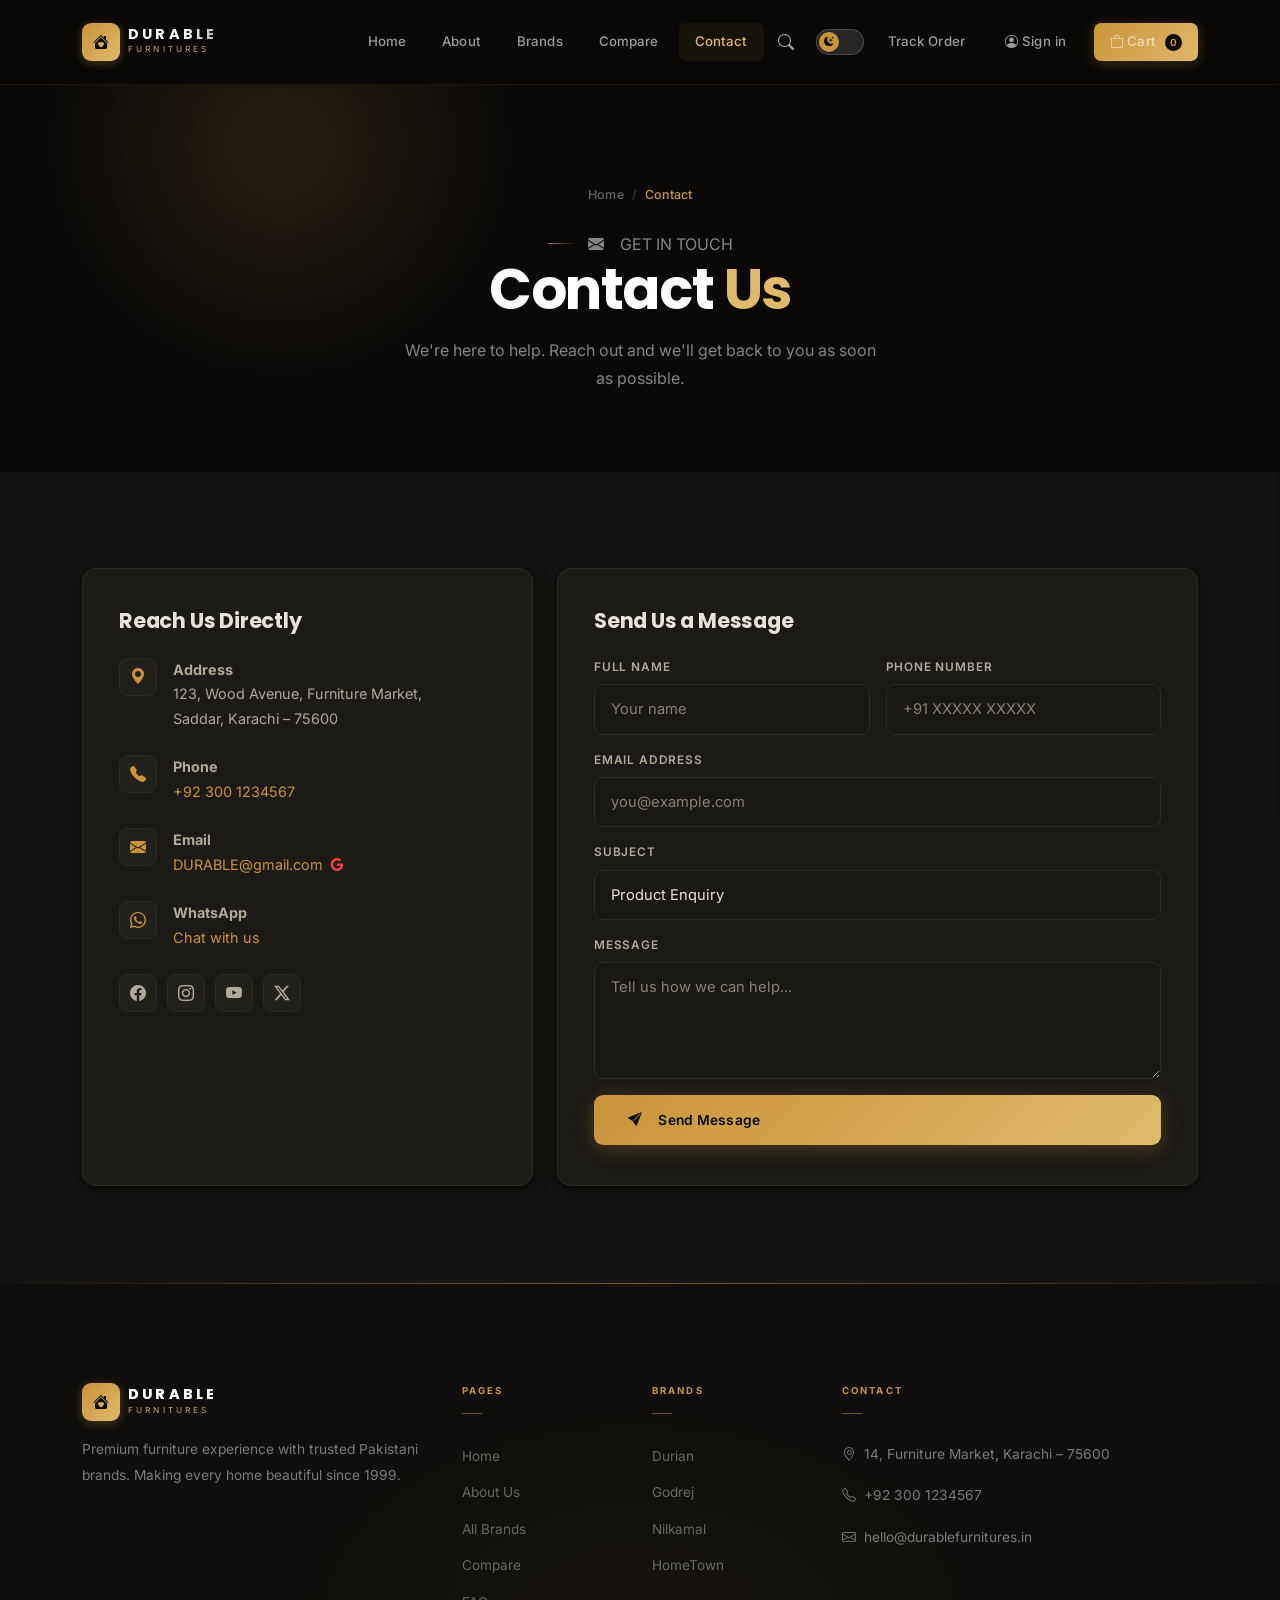
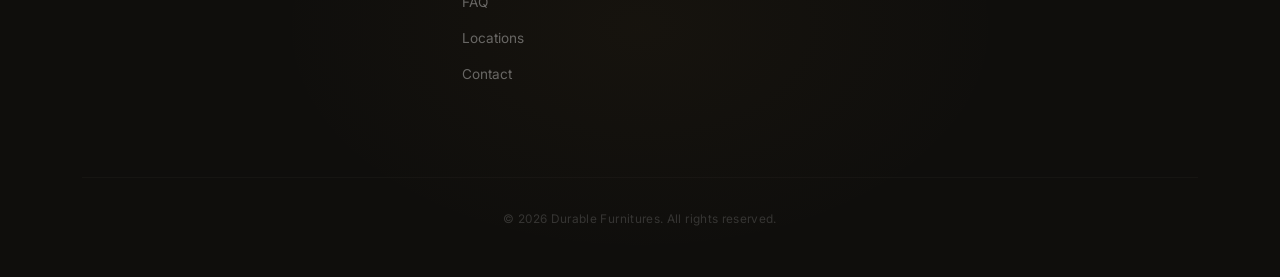
<file: contact.html>
<!DOCTYPE html>
<html lang="en">
<head>
  <meta charset="UTF-8" />
  <link rel="icon" type="image/x-icon" href="[data-uri]">
  
<script>
/* ── THEME: anti-flash + toggle ── */
(function(){
  var t = localStorage.getItem("df-theme");
  var theme = (t === "light" || t === "dark") ? t : "dark";
  document.documentElement.setAttribute("data-theme", theme);
  document.addEventListener("DOMContentLoaded", function(){
    var btn = document.getElementById("themeToggleBtn");
    if (!btn) return;
    btn.addEventListener("click", function(){
      var cur = document.documentElement.getAttribute("data-theme");
      var next = cur === "light" ? "dark" : "light";
      document.documentElement.setAttribute("data-theme", next);
      localStorage.setItem("df-theme", next);
      /* sync any open modal */
      var mb = document.getElementById("pdModalBox");
      if (mb) mb.setAttribute("data-theme", next);
    });
  });
})();
</script>
  <meta name="viewport" content="width=device-width, initial-scale=1.0" />
  <title>Contact – Durable Furnitures</title>
  <link rel="stylesheet" href="https://cdn.jsdelivr.net/npm/bootstrap@5.3.2/dist/css/bootstrap.min.css" />
  <link rel="stylesheet" href="https://cdn.jsdelivr.net/npm/bootstrap-icons@1.11.3/font/bootstrap-icons.min.css" />
  <link rel="stylesheet" href="style.css" />
  <link rel="stylesheet" href="luxury-upgrade.css" />

<style>
/* =====================================================
   THEME TOGGLE BUTTON
   ===================================================== */
.theme-toggle-btn {
  background: none;
  border: none;
  padding: 4px;
  cursor: pointer;
  display: flex;
  align-items: center;
}
.theme-toggle-track {
  width: 48px;
  height: 26px;
  background: rgba(255,255,255,0.12);
  border: 1.5px solid rgba(255,255,255,0.18);
  border-radius: 50px;
  display: flex;
  align-items: center;
  padding: 2px;
  transition: background 0.3s, border-color 0.3s;
  position: relative;
}
.theme-toggle-thumb {
  width: 20px;
  height: 20px;
  background: var(--gold);
  border-radius: 50%;
  display: flex;
  align-items: center;
  justify-content: center;
  font-size: 0.6rem;
  color: var(--ink);
  transition: transform 0.35s cubic-bezier(0.34,1.56,0.64,1), background 0.3s;
  position: relative;
}
.theme-icon-dark,
.theme-icon-light { position: absolute; transition: opacity 0.2s; }
.theme-icon-light { opacity: 0; }
.theme-icon-dark  { opacity: 1; }

/* Light mode state of toggle */
[data-theme="light"] .theme-toggle-thumb { transform: translateX(22px); }
[data-theme="light"] .theme-toggle-track { background: rgba(196,147,63,0.2); border-color: var(--gold); }
[data-theme="light"] .theme-icon-dark  { opacity: 0; }
[data-theme="light"] .theme-icon-light { opacity: 1; }

/* =====================================================
   DARK MODE (default is already dark navbar)
   LIGHT MODE OVERRIDES
   ===================================================== */
[data-theme="light"] {
  --ink:        #0f0e0c;
  --ink-soft:   #1c1a16;
  --ink-muted:  #2e2b25;
  --stone:      #faf8f4;
  --stone-mid:  #f2ede4;
  --white:      #ffffff;
  --text:       #1a1814;
  --text-mid:   #4a4438;
  --text-faint: #7a7266;
  --border:     #ddd7cc;
  --border-gold: rgba(196,147,63,0.28);
  --card-shadow: 0 1px 4px rgba(0,0,0,0.08), 0 4px 16px rgba(0,0,0,0.06);
}

/* Light mode — body */
[data-theme="light"] body {
  background: #faf8f4;
  color: #1a1814;
}

/* Light mode — navbar stays dark (premium look) */
[data-theme="light"] #mainNav {
  background: rgba(15,14,12,0.97);
}

/* Light mode — hero */
[data-theme="light"] .hero-section { filter: brightness(1.03); }

/* Light mode — brand logos strip */
[data-theme="light"] .brand-logos-strip {
  background: #fff;
  border-color: #e5ddd0;
}

/* Light mode — section backgrounds */
[data-theme="light"] .bg-light-custom { background: #f5f0e8 !important; }
[data-theme="light"] .section-pad     { background: #fff; }

/* Light mode — product cards */
[data-theme="light"] .product-card {
  background: #fff;
  border: 1px solid #eee8dd;
}

/* Light mode — newsletter strip stays dark */
[data-theme="light"] .newsletter-strip { /* keep dark */ }

/* Light mode — filter pills in light mode */
[data-theme="light"] .brand-filter-pill {
  background: #fff;
  box-shadow: 0 2px 10px rgba(0,0,0,0.08);
}
[data-theme="light"] .filter-btn {
  background: #fff;
  border-color: #ddd7cc;
  color: #5a5346;
}
[data-theme="light"] .filter-btn.active {
  background: #1a1814;
  border-color: #1a1814;
  color: #fff;
}

/* Light mode — dropdown menus */
[data-theme="light"] .dropdown-menu {
  background: #fff;
  border: 1px solid #e5ddd0;
  box-shadow: 0 8px 32px rgba(0,0,0,0.12);
}
[data-theme="light"] .dropdown-item { color: #977934; }
[data-theme="light"] .dropdown-item:hover { background: #f5f0e8; }

/* Light mode — stats bar */
[data-theme="light"] #statsBar {
  background: #fff;
  border-bottom: 1px solid #e5ddd0;
}

/* Light mode — why section stays dark (intentional) */

/* Light mode — back to top */
[data-theme="light"] .back-to-top {
  background: #fff;
  border-color: rgba(196,147,63,0.4);
}

/* Light mode — footer always stays dark */
[data-theme="light"] .footer { background: #0f0e0c !important; }

/* Smooth transitions for theme switch */
body, .product-card, .brand-logos-strip, .filter-btn, .brand-filter-pill,
.dropdown-menu, #statsBar, section, .bg-light-custom, .footer {
  transition: background 0.35s ease, color 0.35s ease, border-color 0.35s ease, box-shadow 0.35s ease;
}
</style>
<link rel="stylesheet" href="polish.css">
</head>
<body>
<div id="pageLoader">
  <div class="loader-ring"></div>
  <div class="loader-brand">Durable Furnitures</div>
</div>


  <!-- ===== NAVBAR ===== -->
<nav id="mainNav" class="navbar navbar-expand-lg">
  <div class="container">
    <a class="navbar-brand d-flex align-items-center gap-2 text-decoration-none" href="index.html">
      <div class="logo-icon"><i class="bi bi-house-heart-fill"></i></div>
      <div>
        <div class="brand-name">DURABLE</div>
        <div class="brand-sub">Furnitures</div>
      </div>
    </a>
    <button class="navbar-toggler" type="button" data-bs-toggle="collapse" data-bs-target="#navbarNav">
      <span class="navbar-toggler-icon"></span>
    </button>
    <div class="collapse navbar-collapse" id="navbarNav">
      <ul class="navbar-nav ms-auto align-items-lg-center gap-1">
        <li class="nav-item"><a class="nav-link" href="index.html">Home</a></li>
        <li class="nav-item"><a class="nav-link" href="about.html">About</a></li>
        <li class="nav-item dropdown">
          <a class="nav-link dropdown-toggle" href="brands.html" role="button" data-bs-toggle="dropdown">Brands</a>
          <ul class="dropdown-menu brand-dropdown">
            <li>
              <a class="dropdown-item brand-item" href="./brand-durian.html">
                <span class="brand-icon-wrap durian-icon"><i class="bi bi-gem"></i></span>
                <span class="brand-item-info">
                  <span class="brand-item-name">Durian</span>
                  <span class="brand-item-tag">Luxury Furniture</span>
                </span>
              </a>
            </li>
            <li>
              <a class="dropdown-item brand-item" href="./brand-godrej.html">
                <span class="brand-icon-wrap godrej-icon"><i class="bi bi-shield-fill-check"></i></span>
                <span class="brand-item-info">
                  <span class="brand-item-name">Godrej</span>
                  <span class="brand-item-tag">Trusted Since 1897</span>
                </span>
              </a>
            </li>
            <li>
              <a class="dropdown-item brand-item" href="./brand-nilkamal.html">
                <span class="brand-icon-wrap nilkamal-icon"><i class="bi bi-boxes"></i></span>
                <span class="brand-item-info">
                  <span class="brand-item-name">Nilkamal</span>
                  <span class="brand-item-tag">Value for Money</span>
                </span>
              </a>
            </li>
            <li>
              <a class="dropdown-item brand-item" href="./brand-hometown.html">
                <span class="brand-icon-wrap hometown-icon"><i class="bi bi-house-heart-fill"></i></span>
                <span class="brand-item-info">
                  <span class="brand-item-name">HomeTown</span>
                  <span class="brand-item-tag">Home Essentials</span>
                </span>
              </a>
            </li>
            <li><hr class="dropdown-divider my-1" /></li>
            <li>
              <a class="dropdown-item brand-item all-brands-item" href="brands.html">
                <span class="brand-icon-wrap all-icon"><i class="bi bi-grid-3x3-gap-fill"></i></span>
                <span class="brand-item-info">
                  <span class="brand-item-name">All Brands</span>
                  <span class="brand-item-tag">View complete catalog</span>
                </span>
              </a>
            </li>
          </ul>
        </li>
        <li class="nav-item"><a class="nav-link" href="compare.html">Compare</a></li>
        <li class="nav-item dropdown">
          <a class="nav-link dropdown-toggle" href="contact.html" role="button" data-bs-toggle="dropdown">Contact</a>
          <ul class="dropdown-menu">
            <li><a class="dropdown-item" href="faq.html"><i class="bi bi-patch-question-fill me-2" style="color:#f59e0b"></i>FAQ</a></li>
            <li><a class="dropdown-item" href="location.html"><i class="bi bi-geo-alt-fill me-2" style="color:#ef4444"></i>Locations</a></li>
            <li><hr class="dropdown-divider" /></li>
            <li><a class="dropdown-item" href="contact.html"><i class="bi bi-envelope-fill me-2" style="color:#3b82f6"></i>Contact Us</a></li>
          </ul>
        </li>
        <li class="nav-item">
          <div class="nav-search-wrap" id="navSearchWrap">
            <button class="nav-search-btn" id="navSearchBtn" aria-label="Search">
              <i class="bi bi-search"></i>
            </button>
            <div class="nav-search-expandable" id="navSearchExpandable">
              <div style="position:relative;width:100%">
                <input class="nav-search-input" id="navSearchInput" type="text" placeholder="Search products, brands…" autocomplete="off" />
                <button class="nav-search-clear" id="navSearchClear"><i class="bi bi-x"></i></button>
                <div class="search-loader" id="navSearchLoader"></div>
              </div>
            </div>
            <div class="nav-search-results" id="navSearchResults"></div>
          </div>
        </li>
                <li class="nav-item ms-1">
          <button class="theme-toggle-btn" id="themeToggleBtn" aria-label="Toggle dark/light mode" title="Toggle theme">
            <span class="theme-toggle-track">
              <span class="theme-toggle-thumb">
                <i class="bi bi-moon-stars-fill theme-icon-dark"></i>
                <i class="bi bi-sun-fill theme-icon-light"></i>
              </span>
            </span>
          </button>
        </li>
        <li class="nav-item"><a class="nav-link" href="track-order.html">Track Order</a></li>
        <li class="nav-item ms-2">
          <button class="nav-link cart-nav-btn border-0" id="cartBtn">
            <i class="bi bi-bag"></i> Cart
            <span class="cart-badge" id="cartBadge">0</span>
          </button>
        </li>
      </ul>
    </div>
  </div>
</nav>


<!-- ===== PAGE HERO ===== -->
<div class="page-hero text-center">
  <div class="container">
    <nav aria-label="breadcrumb" class="mb-4" style="display:flex;justify-content:center;width:100%">
      <ol class="breadcrumb justify-content-center" style="display:flex;justify-content:center;align-items:center;flex-wrap:wrap;margin:0 auto">
        <li class="breadcrumb-item" style="display:flex;align-items:center"><a href="index.html">Home</a></li>
        <li class="breadcrumb-item active" style="display:flex;align-items:center">Contact</li>
      </ol>
    </nav>
    <p class="section-eyebrow justify-content-center"><i class="bi bi-envelope-fill me-1"></i>Get In Touch</p>
    <h1>Contact <em>Us</em></h1>
    <p class="mt-3">We're here to help. Reach out and we'll get back to you as soon as possible.</p>
  </div>
</div>

<!-- ===== CONTACT ===== -->
<section id="contact" class="section-pad">
  <div class="container">
    <div class="row g-4">
      <div class="col-lg-5">
        <div class="contact-info-card">
          <h4 class="mb-4">Reach Us Directly</h4>
          <div class="contact-row">
            <div class="contact-icon"><i class="bi bi-geo-alt-fill"></i></div>
            <div>
              <strong>Address</strong><br/>
              123, Wood Avenue, Furniture Market,<br/>Saddar, Karachi – 75600
            </div>
          </div>
          <div class="contact-row">
            <div class="contact-icon"><i class="bi bi-telephone-fill"></i></div>
            <div>
              <strong>Phone</strong><br/>
              <a href="tel:+923001234567">+92 300 1234567</a>
            </div>
          </div>

          <!-- ✅ EMAIL - Gmail App per open hoga -->
          <div class="contact-row">
            <div class="contact-icon"><i class="bi bi-envelope-fill"></i></div>
            <div>
              <strong>Email</strong><br/>
              <a href="https://mail.google.com/mail/?view=cm&to=DURABLE@gmail.com" target="_blank" rel="noopener noreferrer">
                DURABLE@gmail.com
                <i class="bi bi-google ms-1" style="font-size:0.8rem; color:#EA4335;"></i>
              </a>
            </div>
          </div>

          <div class="contact-row">
            <div class="contact-icon"><i class="bi bi-whatsapp"></i></div>
            <div>
              <strong>WhatsApp</strong><br/>
              <a href="https://wa.me/923001234567" target="_blank">Chat with us</a>
            </div>
          </div>
          <div class="social-links mt-4">
            <a href="#"><i class="bi bi-facebook"></i></a>
            <a href="#"><i class="bi bi-instagram"></i></a>
            <a href="#"><i class="bi bi-youtube"></i></a>
            <a href="#"><i class="bi bi-twitter-x"></i></a>
          </div>
        </div>
      </div>
      <div class="col-lg-7">
        <div class="contact-form-card">
          <h4 class="mb-4">Send Us a Message</h4>
          <form id="contactForm">
            <div class="row g-3">
              <div class="col-sm-6">
                <label class="form-label">Full Name</label>
                <input type="text" class="form-control custom-input" placeholder="Your name" required/>
              </div>
              <div class="col-sm-6">
                <label class="form-label">Phone Number</label>
                <input type="tel" class="form-control custom-input" placeholder="+91 XXXXX XXXXX"/>
              </div>
              <div class="col-12">
                <label class="form-label">Email Address</label>
                <input type="email" class="form-control custom-input" placeholder="you@example.com" required/>
              </div>
              <div class="col-12">
                <label class="form-label">Subject</label>
                <select class="form-select custom-input">
                  <option>Product Enquiry</option>
                  <option>Price Quote</option>
                  <option>Delivery Information</option>
                  <option>Warranty &amp; Service</option>
                  <option>Other</option>
                </select>
              </div>
              <div class="col-12">
                <label class="form-label">Message</label>
                <textarea class="form-control custom-input" rows="4" placeholder="Tell us how we can help..."></textarea>
              </div>
              <div class="col-12">
                <button type="submit" class="btn btn-primary-custom w-100">
                  <i class="bi bi-send-fill me-2"></i> Send Message
                </button>
              </div>
            </div>
          </form>
          <div id="formSuccess" class="success-msg d-none">
            <i class="bi bi-check-circle-fill"></i> Thank you! We'll get back to you shortly.
          </div>
        </div>
      </div>
    </div>
  </div>
</section>

<!-- ===== FOOTER ===== -->
<footer class="footer">
  <div class="container">
    <div class="row g-4">
      <div class="col-lg-4">
        <div class="d-flex align-items-center gap-2 mb-3">
          <div class="logo-icon"><i class="bi bi-house-heart-fill"></i></div>
          <div><div class="brand-name">DURABLE</div><div class="brand-sub">Furnitures</div></div>
        </div>
        <p class="footer-text">Premium furniture experience with trusted Pakistani brands. Making every home beautiful since 1999.</p>
      </div>
      <div class="col-6 col-lg-2">
        <p class="footer-heading">Pages</p>
        <ul class="footer-links">
          <li><a href="index.html">Home</a></li>
          <li><a href="about.html">About Us</a></li>
          <li><a href="brands.html">All Brands</a></li>
          <li><a href="compare.html">Compare</a></li>
          <li><a href="faq.html">FAQ</a></li>
          <li><a href="location.html">Locations</a></li>
          <li><a href="contact.html">Contact</a></li>
        </ul>
      </div>
      <div class="col-6 col-lg-2">
        <p class="footer-heading">Brands</p>
        <ul class="footer-links">
          <li><a href="brand-durian.html">Durian</a></li>
          <li><a href="brand-godrej.html">Godrej</a></li>
          <li><a href="brand-nilkamal.html">Nilkamal</a></li>
          <li><a href="brand-hometown.html">HomeTown</a></li>
        </ul>
      </div>
      <div class="col-lg-4">
        <p class="footer-heading">Contact</p>
        <p class="footer-text"><i class="bi bi-geo-alt me-2" style="color:var(--accent)"></i>14, Furniture Market, Karachi – 75600</p>
        <p class="footer-text"><i class="bi bi-telephone me-2" style="color:var(--accent)"></i>+92 300 1234567</p>
        <p class="footer-text"><i class="bi bi-envelope me-2" style="color:var(--accent)"></i>hello@durablefurnitures.in</p>
      </div>
    </div>
    <hr class="footer-hr" />
    <div class="footer-bottom text-center">© 2026 Durable Furnitures. All rights reserved.</div>
  </div>
</footer>

<!-- ===== CART SIDEBAR ===== -->
<div class="cart-overlay" id="cartOverlay"></div>
<div class="cart-sidebar" id="cartSidebar">
  <div class="cart-header">
    <h5><i class="bi bi-bag me-2"></i>Shopping Cart</h5>
    <button class="cart-close" id="cartClose"><i class="bi bi-x-lg"></i></button>
  </div>
  <div class="cart-body" id="cartBody"></div>
  <div class="cart-footer" id="cartFooter" style="display:none">
    <div class="cart-total">
      <span class="cart-total-label">Total</span>
      <span class="cart-total-amount" id="cartTotal">Rs.0</span>
    </div>
    <button class="btn-checkout" onclick="goCheckout()">Proceed to Checkout</button>
  </div>
</div>

<!-- ===== TOAST ===== -->
<div class="custom-toast" id="toast"><i class="bi bi-check-circle-fill me-2"></i><span id="toastMsg"></span></div>

<script src="https://cdn.jsdelivr.net/npm/jquery@3.7.1/dist/jquery.min.js"></script>
<script src="https://cdn.jsdelivr.net/npm/bootstrap@5.3.2/dist/js/bootstrap.bundle.min.js"></script>
<script src="./app.js"></script>

<script>

/* ── NAVBAR SEARCH ── */
(function(){
  var searchData = [
    // Pages
    {name:'Home',          meta:'Page',            icon:'bi-house-fill',      color:'rgba(196,147,63,0.15)',  ctext:'var(--gold)',   href:'index.html'},
    {name:'About Us',      meta:'Page',            icon:'bi-info-circle-fill',color:'rgba(196,147,63,0.15)',  ctext:'var(--gold)',   href:'about.html'},
    {name:'Brands',        meta:'Page',            icon:'bi-grid-3x3-gap-fill',color:'rgba(196,147,63,0.15)', ctext:'var(--gold)',   href:'brands.html'},
    {name:'Compare',       meta:'Page',            icon:'bi-bar-chart-line-fill',color:'rgba(196,147,63,0.15)',ctext:'var(--gold)',  href:'compare.html'},
    {name:'FAQ',           meta:'Page',            icon:'bi-patch-question-fill',color:'rgba(255,193,7,0.15)',ctext:'#ffc107',      href:'faq.html'},
    {name:'Locations',     meta:'Page',            icon:'bi-geo-alt-fill',    color:'rgba(239,68,68,0.15)',   ctext:'#ef4444',      href:'location.html'},
    {name:'Contact Us',    meta:'Page',            icon:'bi-envelope-fill',   color:'rgba(59,130,246,0.15)',  ctext:'#60a5fa',      href:'contact.html'},
    // Brands
    {name:'Durian',        meta:'Luxury Furniture',icon:'bi-gem',             color:'rgba(196,57,43,0.18)',   ctext:'#e57263',      href:'brand-durian.html'},
    {name:'Godrej',        meta:'Trusted Since 1897',icon:'bi-shield-fill-check',color:'rgba(16,185,129,0.15)',ctext:'#34d399',    href:'brand-godrej.html'},
    {name:'Nilkamal',      meta:'Value for Money', icon:'bi-boxes',           color:'rgba(59,130,246,0.15)',  ctext:'#60a5fa',      href:'brand-nilkamal.html'},
    {name:'HomeTown',      meta:'Home Essentials', icon:'bi-house-heart-fill',color:'rgba(139,92,246,0.15)', ctext:'#a78bfa',      href:'brand-hometown.html'},
    // Products
    {name:'L-Shape Sofa',  meta:'Durian · Rs.35,999',icon:'bi-gem',          color:'rgba(196,57,43,0.18)',   ctext:'#e57263',      href:'brand-durian.html'},
    {name:'King Bed',      meta:'Godrej · Rs.20,999',icon:'bi-shield-fill-check',color:'rgba(16,185,129,0.15)',ctext:'#34d399',   href:'brand-godrej.html'},
    {name:'Dining Table',  meta:'Nilkamal · Rs.3,899',icon:'bi-boxes',       color:'rgba(59,130,246,0.15)',  ctext:'#60a5fa',      href:'brand-nilkamal.html'},
    {name:'Ergonomic Chair',meta:'HomeTown · Rs.1,599',icon:'bi-house-heart-fill',color:'rgba(139,92,246,0.15)',ctext:'#a78bfa', href:'brand-hometown.html'},
    {name:'Wardrobe',      meta:'Godrej · Storage', icon:'bi-shield-fill-check',color:'rgba(16,185,129,0.15)',ctext:'#34d399',   href:'brand-godrej.html'},
    {name:'Coffee Table',  meta:'Durian · Living Room',icon:'bi-gem',        color:'rgba(196,57,43,0.18)',   ctext:'#e57263',      href:'brand-durian.html'},
    {name:'Bookshelf',     meta:'Nilkamal · Office',icon:'bi-boxes',         color:'rgba(59,130,246,0.15)',  ctext:'#60a5fa',      href:'brand-nilkamal.html'},
    {name:'TV Unit',       meta:'HomeTown · Living', icon:'bi-house-heart-fill',color:'rgba(139,92,246,0.15)',ctext:'#a78bfa',    href:'brand-hometown.html'},
  ];

  function initSearch() {
    var wrap    = document.getElementById('navSearchWrap');
    var btn     = document.getElementById('navSearchBtn');
    var expando = document.getElementById('navSearchExpandable');
    var input   = document.getElementById('navSearchInput');
    var clear   = document.getElementById('navSearchClear');
    var results = document.getElementById('navSearchResults');
    var loader  = document.getElementById('navSearchLoader');
    if (!wrap) return;

    var debounceTimer;

    btn.addEventListener('click', function(e){
      e.stopPropagation();
      var isOpen = expando.classList.contains('open');
      if (isOpen) {
        closeSearch();
      } else {
        openSearch();
      }
    });

    function openSearch() {
      expando.classList.add('open');
      btn.querySelector('i').className = 'bi bi-x-lg';
      setTimeout(function(){ input.focus(); }, 350);
    }

    function closeSearch() {
      expando.classList.remove('open');
      btn.querySelector('i').className = 'bi bi-search';
      input.value = '';
      clear.classList.remove('show');
      results.classList.remove('show');
      results.innerHTML = '';
    }

    input.addEventListener('input', function(){
      var q = this.value.trim();
      clear.classList.toggle('show', q.length > 0);
      clearTimeout(debounceTimer);
      if (q.length === 0) {
        results.classList.remove('show');
        results.innerHTML = '';
        loader.classList.remove('show');
        return;
      }
      loader.classList.add('show');
      debounceTimer = setTimeout(function(){
        loader.classList.remove('show');
        showResults(q);
      }, 280);
    });

    clear.addEventListener('click', function(){
      input.value = '';
      clear.classList.remove('show');
      results.classList.remove('show');
      results.innerHTML = '';
      input.focus();
    });

    input.addEventListener('keydown', function(e){
      if (e.key === 'Escape') closeSearch();
    });

    document.addEventListener('click', function(e){
      if (!wrap.contains(e.target)) closeSearch();
    });

    function showResults(q) {
      var ql = q.toLowerCase();
      var filtered = searchData.filter(function(d){
        return d.name.toLowerCase().indexOf(ql) !== -1 ||
               d.meta.toLowerCase().indexOf(ql) !== -1;
      });
      if (filtered.length === 0) {
        results.innerHTML = '<div class="search-no-results"><i class="bi bi-search" style="display:block;font-size:1.4rem;margin-bottom:6px;opacity:0.3"></i>No results for "' + escHtml(q) + '"</div>';
      } else {
        results.innerHTML = filtered.slice(0, 7).map(function(d){
          return '<a class="search-result-item" href="' + d.href + '">' +
            '<span class="search-result-icon" style="background:' + d.color + ';color:' + d.ctext + '">' +
              '<i class="bi ' + d.icon + '"></i>' +
            '</span>' +
            '<span>' +
              '<span class="search-result-name">' + escHtml(d.name) + '</span>' +
              '<span class="search-result-meta">' + escHtml(d.meta) + '</span>' +
            '</span>' +
          '</a>';
        }).join('');
      }
      results.classList.add('show');
    }

    function escHtml(s) {
      return s.replace(/[&<>"']/g, function(c){
        return {'&':'&amp;','<':'&lt;','>':'&gt;','"':'&quot;',"'":'&#39;'}[c];
      });
    }
  }

  // Page loader
  function initPageLoader() {
    var loader = document.getElementById('pageLoader');
    if (!loader) return;
    window.addEventListener('load', function(){
      setTimeout(function(){ loader.classList.add('hidden'); }, 300);
    });
    // Fallback
    setTimeout(function(){ if(loader) loader.classList.add('hidden'); }, 2000);
  }

  document.addEventListener('DOMContentLoaded', function(){
    initSearch();
    initPageLoader();
  });
})();

</script>

<script src="auth-nav.js"></script>
<script src="polish.js"></script>
</body>
</html>
</file>
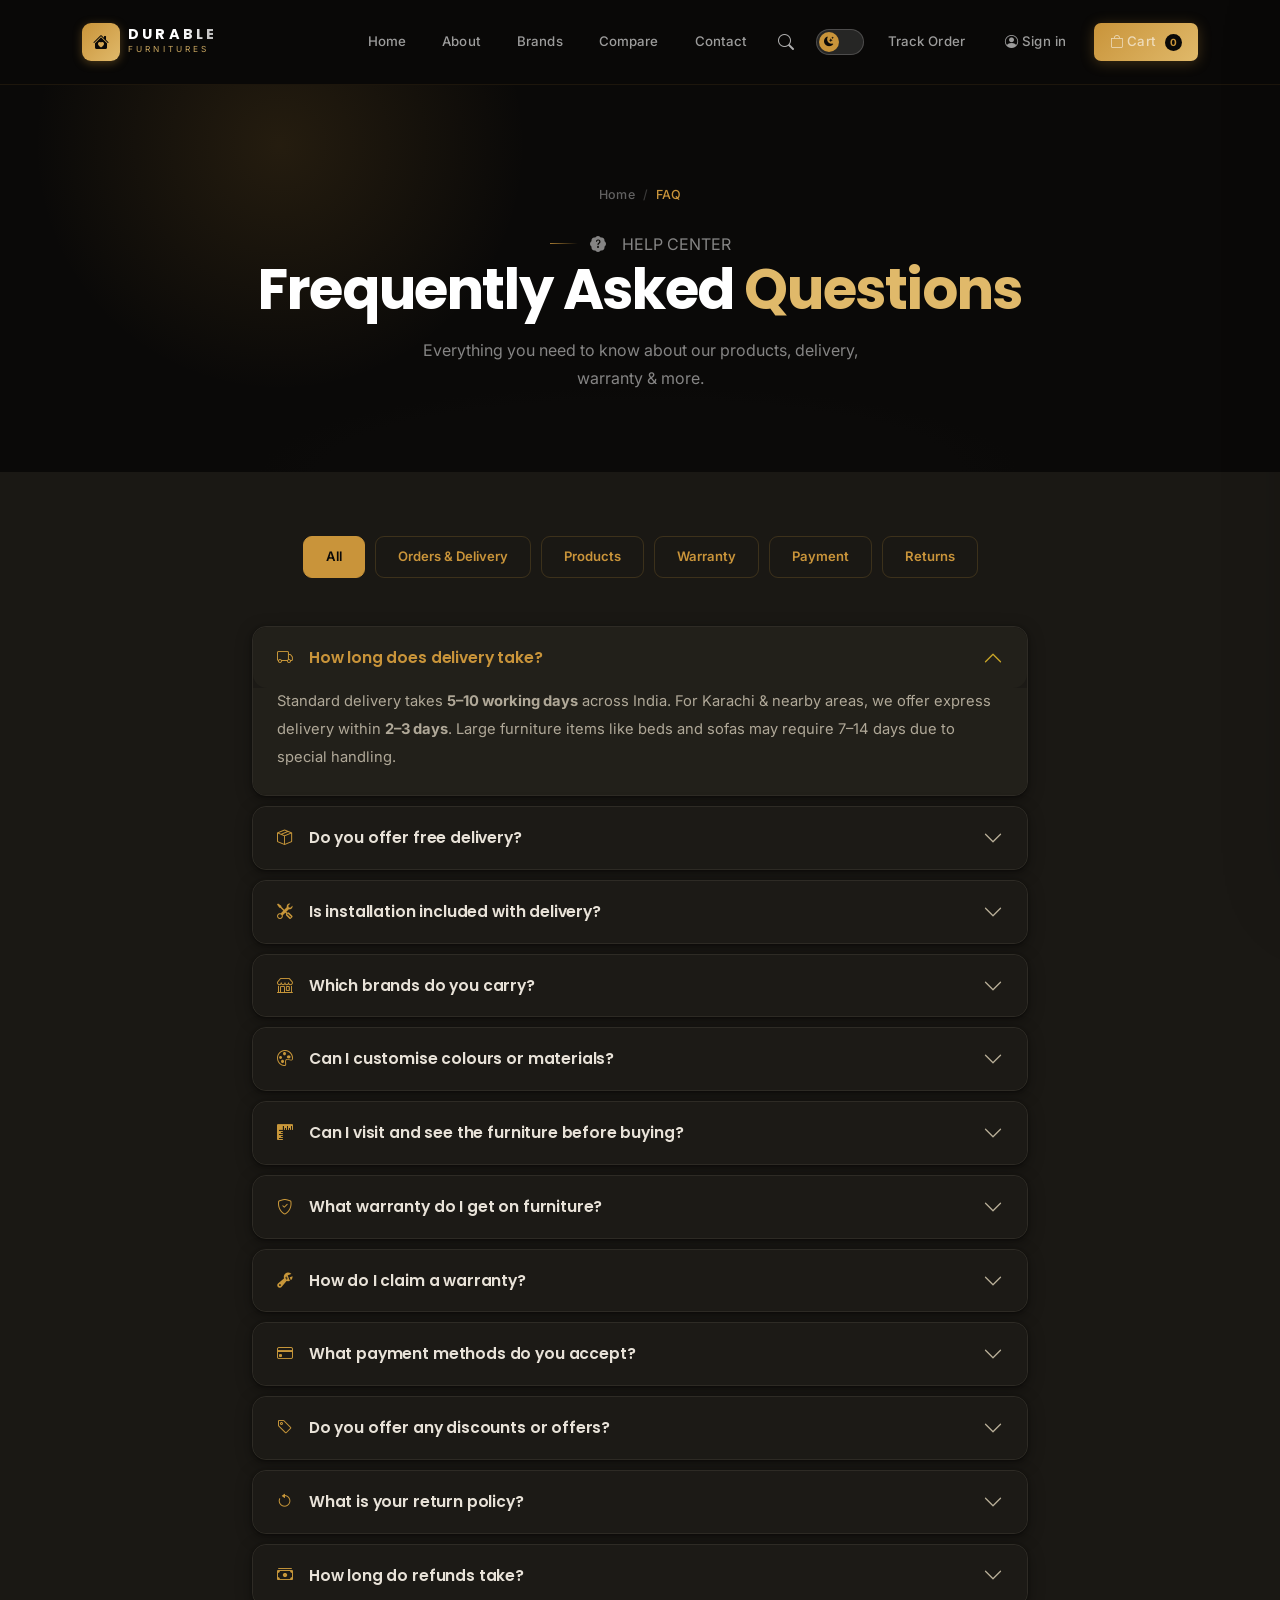
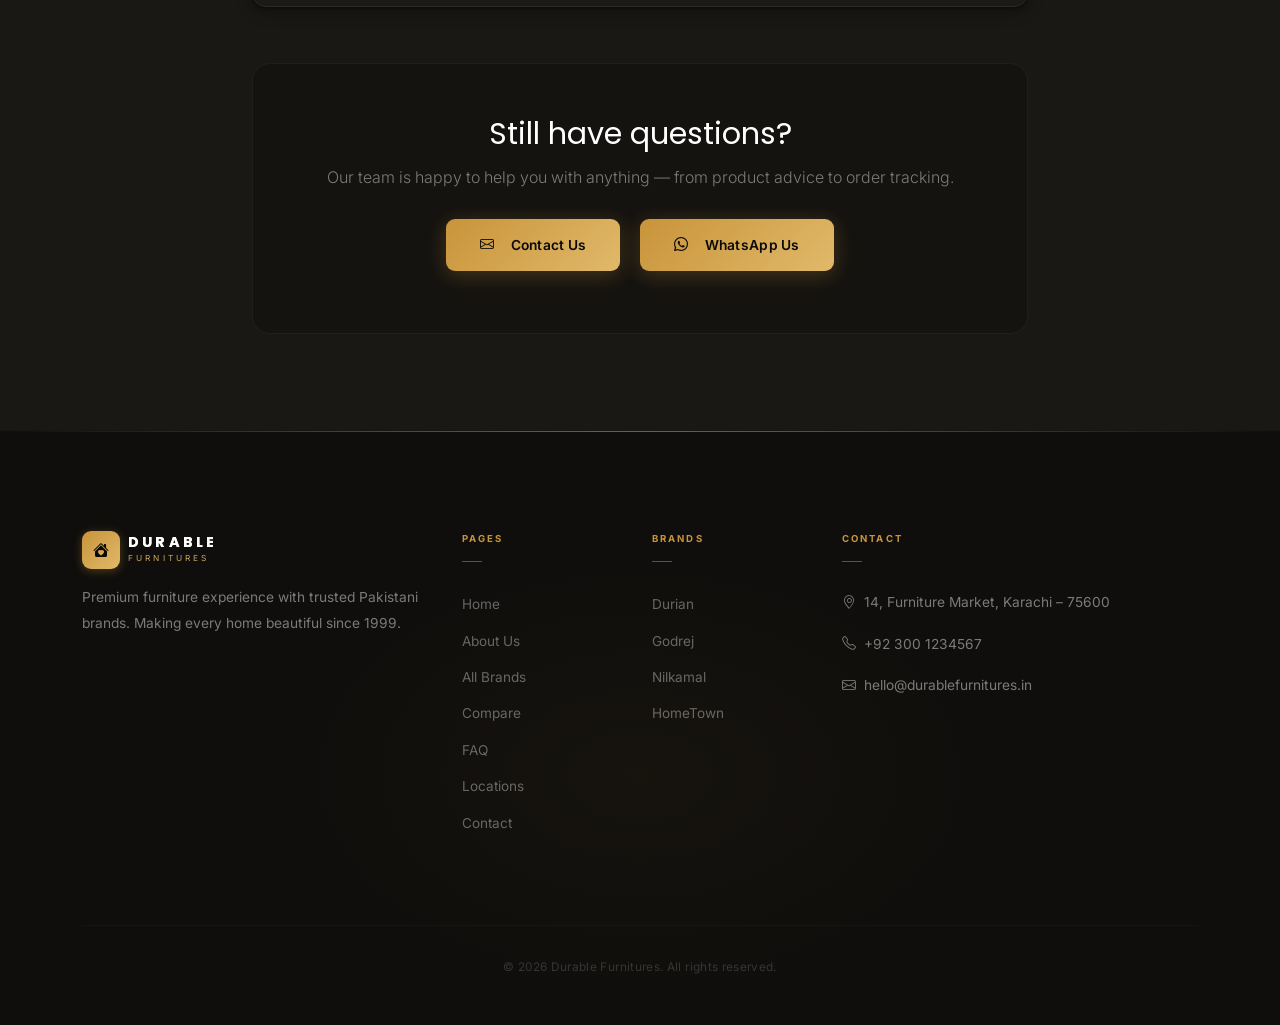
<file: faq.html>
<!DOCTYPE html>
<html lang="en">
<head>
  <meta charset="UTF-8" />
  <link rel="icon" type="image/x-icon" href="[data-uri]">
  
<script>
/* ── THEME: anti-flash + toggle ── */
(function(){
  var t = localStorage.getItem("df-theme");
  var theme = (t === "light" || t === "dark") ? t : "dark";
  document.documentElement.setAttribute("data-theme", theme);
  document.addEventListener("DOMContentLoaded", function(){
    var btn = document.getElementById("themeToggleBtn");
    if (!btn) return;
    btn.addEventListener("click", function(){
      var cur = document.documentElement.getAttribute("data-theme");
      var next = cur === "light" ? "dark" : "light";
      document.documentElement.setAttribute("data-theme", next);
      localStorage.setItem("df-theme", next);
      /* sync any open modal */
      var mb = document.getElementById("pdModalBox");
      if (mb) mb.setAttribute("data-theme", next);
    });
  });
})();
</script>
  <meta name="viewport" content="width=device-width, initial-scale=1.0" />
  <title>FAQ – Durable Furnitures</title>
  <link rel="stylesheet" href="https://cdn.jsdelivr.net/npm/bootstrap@5.3.2/dist/css/bootstrap.min.css" />
  <link rel="stylesheet" href="https://cdn.jsdelivr.net/npm/bootstrap-icons@1.11.3/font/bootstrap-icons.min.css" />
  <link rel="stylesheet" href="style.css" />
  <link rel="stylesheet" href="luxury-upgrade.css" />
  <style>
    .faq-section { padding: var(--s8) 0 var(--s9); background: var(--stone); }

    .faq-tabs { display: flex; flex-wrap: wrap; justify-content: center; gap: 10px; margin-bottom: 48px; }

    .faq-accordion .accordion-item {
      border: 1.5px solid var(--border) !important;
      border-radius: var(--card-radius) !important;
      margin-bottom: 10px; overflow: hidden;
      box-shadow: var(--card-shadow); background: var(--white);
      transition: border-color var(--t-fast), box-shadow var(--t-fast);
    }
    .faq-accordion .accordion-item:hover { border-color: var(--gold) !important; box-shadow: 0 2px 18px rgba(196,147,63,0.1); }
    .faq-accordion .accordion-button {
      font-family: var(--font-sans); font-weight: 500; font-size: 0.92rem;
      color: var(--text); background: var(--white);
      border-radius: var(--card-radius) !important;
      padding: 20px var(--s6); box-shadow: none !important;
    }
    .faq-accordion .accordion-button:not(.collapsed) { color: var(--gold); background: var(--white); }
    .faq-accordion .accordion-button:not(.collapsed)::after { filter: invert(60%) sepia(60%) saturate(400%) hue-rotate(10deg); }
    .faq-accordion .accordion-body {
      font-family: var(--font-sans); font-size: 0.89rem; font-weight: 300;
      color: var(--text-mid); line-height: 1.88;
      padding: 0 var(--s6) var(--s5); background: var(--white);
    }

    .faq-cta {
      background: var(--ink-soft); border: 1px solid rgba(255,255,255,0.05);
      border-radius: 18px; padding: 52px 40px;
      text-align: center; margin-top: 56px;
    }
    .faq-cta h3 { font-family: var(--font-serif); font-size: 1.9rem; font-weight: 400; color: var(--white); margin-bottom: 10px; }
    .faq-cta p  { color: rgba(255,255,255,0.44); margin-bottom: 28px; font-family: var(--font-sans); font-weight: 300; }
    .faq-cta .btn-primary-custom { margin: 0 8px 10px; }
  </style>

<style>
/* =====================================================
   THEME TOGGLE BUTTON
   ===================================================== */
.theme-toggle-btn {
  background: none;
  border: none;
  padding: 4px;
  cursor: pointer;
  display: flex;
  align-items: center;
}
.theme-toggle-track {
  width: 48px;
  height: 26px;
  background: rgba(255,255,255,0.12);
  border: 1.5px solid rgba(255,255,255,0.18);
  border-radius: 50px;
  display: flex;
  align-items: center;
  padding: 2px;
  transition: background 0.3s, border-color 0.3s;
  position: relative;
}
.theme-toggle-thumb {
  width: 20px;
  height: 20px;
  background: var(--gold);
  border-radius: 50%;
  display: flex;
  align-items: center;
  justify-content: center;
  font-size: 0.6rem;
  color: var(--ink);
  transition: transform 0.35s cubic-bezier(0.34,1.56,0.64,1), background 0.3s;
  position: relative;
}
.theme-icon-dark,
.theme-icon-light { position: absolute; transition: opacity 0.2s; }
.theme-icon-light { opacity: 0; }
.theme-icon-dark  { opacity: 1; }

/* Light mode state of toggle */
[data-theme="light"] .theme-toggle-thumb { transform: translateX(22px); }
[data-theme="light"] .theme-toggle-track { background: rgba(196,147,63,0.2); border-color: var(--gold); }
[data-theme="light"] .theme-icon-dark  { opacity: 0; }
[data-theme="light"] .theme-icon-light { opacity: 1; }

/* =====================================================
   DARK MODE (default is already dark navbar)
   LIGHT MODE OVERRIDES
   ===================================================== */
[data-theme="light"] {
  --ink:        #0f0e0c;
  --ink-soft:   #1c1a16;
  --ink-muted:  #2e2b25;
  --stone:      #faf8f4;
  --stone-mid:  #f2ede4;
  --white:      #ffffff;
  --text:       #1a1814;
  --text-mid:   #4a4438;
  --text-faint: #7a7266;
  --border:     #ddd7cc;
  --border-gold: rgba(196,147,63,0.28);
  --card-shadow: 0 1px 4px rgba(0,0,0,0.08), 0 4px 16px rgba(0,0,0,0.06);
}

/* Light mode — body */
[data-theme="light"] body {
  background: #faf8f4;
  color: #1a1814;
}

/* Light mode — navbar stays dark (premium look) */
[data-theme="light"] #mainNav {
  background: rgba(15,14,12,0.97);
}

/* Light mode — hero */
[data-theme="light"] .hero-section { filter: brightness(1.03); }

/* Light mode — brand logos strip */
[data-theme="light"] .brand-logos-strip {
  background: #fff;
  border-color: #e5ddd0;
}

/* Light mode — section backgrounds */
[data-theme="light"] .bg-light-custom { background: #f5f0e8 !important; }
[data-theme="light"] .section-pad     { background: #fff; }

/* Light mode — product cards */
[data-theme="light"] .product-card {
  background: #fff;
  border: 1px solid #eee8dd;
}

/* Light mode — newsletter strip stays dark */
[data-theme="light"] .newsletter-strip { /* keep dark */ }

/* Light mode — filter pills in light mode */
[data-theme="light"] .brand-filter-pill {
  background: #fff;
  box-shadow: 0 2px 10px rgba(0,0,0,0.08);
}
[data-theme="light"] .filter-btn {
  background: #fff;
  border-color: #ddd7cc;
  color: #5a5346;
}
[data-theme="light"] .filter-btn.active {
  background: #1a1814;
  border-color: #1a1814;
  color: #fff;
}

/* Light mode — dropdown menus */
[data-theme="light"] .dropdown-menu {
  background: #fff;
  border: 1px solid #e5ddd0;
  box-shadow: 0 8px 32px rgba(0,0,0,0.12);
}
[data-theme="light"] .dropdown-item { color: #887039; }
[data-theme="light"] .dropdown-item:hover { background: #f5f0e8; }

/* Light mode — stats bar */
[data-theme="light"] #statsBar {
  background: #fff;
  border-bottom: 1px solid #e5ddd0;
}

/* Light mode — why section stays dark (intentional) */

/* Light mode — back to top */
[data-theme="light"] .back-to-top {
  background: #fff;
  border-color: rgba(196,147,63,0.4);
}

/* Light mode — footer always stays dark */
[data-theme="light"] .footer { background: #0f0e0c !important; }

/* Smooth transitions for theme switch */
body, .product-card, .brand-logos-strip, .filter-btn, .brand-filter-pill,
.dropdown-menu, #statsBar, section, .bg-light-custom, .footer {
  transition: background 0.35s ease, color 0.35s ease, border-color 0.35s ease, box-shadow 0.35s ease;
}
</style>
</style>
<link rel="stylesheet" href="polish.css">
</head>
<body>
<div id="pageLoader">
  <div class="loader-ring"></div>
  <div class="loader-brand">Durable Furnitures</div>
</div>


<!-- ===== NAVBAR ===== -->
<nav id="mainNav" class="navbar navbar-expand-lg">
  <div class="container">
    <a class="navbar-brand d-flex align-items-center gap-2 text-decoration-none" href="index.html">
      <div class="logo-icon"><i class="bi bi-house-heart-fill"></i></div>
      <div>
        <div class="brand-name">DURABLE</div>
        <div class="brand-sub">Furnitures</div>
      </div>
    </a>
    <button class="navbar-toggler" type="button" data-bs-toggle="collapse" data-bs-target="#navbarNav">
      <span class="navbar-toggler-icon"></span>
    </button>
    <div class="collapse navbar-collapse" id="navbarNav">
      <ul class="navbar-nav ms-auto align-items-lg-center gap-1">
        <li class="nav-item"><a class="nav-link" href="index.html">Home</a></li>
        <li class="nav-item"><a class="nav-link" href="about.html">About</a></li>
        <li class="nav-item dropdown">
          <a class="nav-link dropdown-toggle" href="brands.html" role="button" data-bs-toggle="dropdown">Brands</a>
          <ul class="dropdown-menu brand-dropdown">
            <li>
              <a class="dropdown-item brand-item" href="./brand-durian.html">
                <span class="brand-icon-wrap durian-icon">
                  <i class="bi bi-gem"></i>
                </span>
                <span class="brand-item-info">
                  <span class="brand-item-name">Durian</span>
                  <span class="brand-item-tag">Luxury Furniture</span>
                </span>
              </a>
            </li>
            <li>
              <a class="dropdown-item brand-item" href="./brand-godrej.html">
                <span class="brand-icon-wrap godrej-icon">
                  <i class="bi bi-shield-fill-check"></i>
                </span>
                <span class="brand-item-info">
                  <span class="brand-item-name">Godrej</span>
                  <span class="brand-item-tag">Trusted Since 1897</span>
                </span>
              </a>
            </li>
            <li>
              <a class="dropdown-item brand-item" href="./brand-nilkamal.html">
                <span class="brand-icon-wrap nilkamal-icon">
                  <i class="bi bi-boxes"></i>
                </span>
                <span class="brand-item-info">
                  <span class="brand-item-name">Nilkamal</span>
                  <span class="brand-item-tag">Value for Money</span>
                </span>
              </a>
            </li>
            <li>
              <a class="dropdown-item brand-item" href="./brand-hometown.html">
                <span class="brand-icon-wrap hometown-icon">
                  <i class="bi bi-house-heart-fill"></i>
                </span>
                <span class="brand-item-info">
                  <span class="brand-item-name">HomeTown</span>
                  <span class="brand-item-tag">Home Essentials</span>
                </span>
              </a>
            </li>
            <li><hr class="dropdown-divider my-1" /></li>
            <li>
              <a class="dropdown-item brand-item all-brands-item" href="brands.html">
                <span class="brand-icon-wrap all-icon">
                  <i class="bi bi-grid-3x3-gap-fill"></i>
                </span>
                <span class="brand-item-info">
                  <span class="brand-item-name">All Brands</span>
                  <span class="brand-item-tag">View complete catalog</span>
                </span>
              </a>
            </li>
          </ul>
        </li>
        <li class="nav-item"><a class="nav-link" href="compare.html">Compare</a></li>
        <li class="nav-item dropdown">
          <a class="nav-link dropdown-toggle" href="contact.html" role="button" data-bs-toggle="dropdown">Contact</a>
          <ul class="dropdown-menu">
            <li><a class="dropdown-item" href="faq.html"><i class="bi bi-patch-question-fill me-2" style="color:#f59e0b"></i>FAQ</a></li>
            <li><a class="dropdown-item" href="location.html"><i class="bi bi-geo-alt-fill me-2" style="color:#ef4444"></i>Locations</a></li>
            <li><hr class="dropdown-divider" /></li>
            <li><a class="dropdown-item" href="contact.html"><i class="bi bi-envelope-fill me-2" style="color:#3b82f6"></i>Contact Us</a></li>
          </ul>
        </li>
        <li class="nav-item">
          <div class="nav-search-wrap" id="navSearchWrap">
            <button class="nav-search-btn" id="navSearchBtn" aria-label="Search">
              <i class="bi bi-search"></i>
            </button>
            <div class="nav-search-expandable" id="navSearchExpandable">
              <div style="position:relative;width:100%">
                <input class="nav-search-input" id="navSearchInput" type="text" placeholder="Search products, brands…" autocomplete="off" />
                <button class="nav-search-clear" id="navSearchClear"><i class="bi bi-x"></i></button>
                <div class="search-loader" id="navSearchLoader"></div>
              </div>
            </div>
            <div class="nav-search-results" id="navSearchResults"></div>
          </div>
        </li>
                <li class="nav-item ms-1">
          <button class="theme-toggle-btn" id="themeToggleBtn" aria-label="Toggle dark/light mode" title="Toggle theme">
            <span class="theme-toggle-track">
              <span class="theme-toggle-thumb">
                <i class="bi bi-moon-stars-fill theme-icon-dark"></i>
                <i class="bi bi-sun-fill theme-icon-light"></i>
              </span>
            </span>
          </button>
        </li>
        <li class="nav-item"><a class="nav-link" href="track-order.html">Track Order</a></li>
        <li class="nav-item ms-2">
          <button class="nav-link cart-nav-btn border-0" id="cartBtn">
            <i class="bi bi-bag"></i> Cart
            <span class="cart-badge" id="cartBadge">0</span>
          </button>
        </li>
      </ul>
    </div>
  </div>
</nav>


<!-- ===== PAGE HERO ===== -->
<div class="page-hero text-center">
  <div class="container">
    <nav aria-label="breadcrumb" class="mb-4" style="display:flex;justify-content:center;width:100%">
      <ol class="breadcrumb justify-content-center" style="display:flex;justify-content:center;align-items:center;flex-wrap:wrap;margin:0 auto">
        <li class="breadcrumb-item" style="display:flex;align-items:center"><a href="index.html">Home</a></li>
        <li class="breadcrumb-item active" style="display:flex;align-items:center">FAQ</li>
      </ol>
    </nav>
    <p class="section-eyebrow justify-content-center"><i class="bi bi-patch-question-fill me-1"></i>Help Center</p>
    <h1>Frequently Asked <em>Questions</em></h1>
    <p class="mt-3">Everything you need to know about our products, delivery, warranty & more.</p>
  </div>
</div>

<!-- ===== FAQ SECTION ===== -->
<section class="faq-section">
  <div class="container" style="max-width:800px">

    <!-- Category Tabs -->
    <div class="faq-tabs">
      <button class="faq-tab-btn active" onclick="filterFaq('all', this)">All</button>
      <button class="faq-tab-btn" onclick="filterFaq('orders', this)">Orders & Delivery</button>
      <button class="faq-tab-btn" onclick="filterFaq('products', this)">Products</button>
      <button class="faq-tab-btn" onclick="filterFaq('warranty', this)">Warranty</button>
      <button class="faq-tab-btn" onclick="filterFaq('payment', this)">Payment</button>
      <button class="faq-tab-btn" onclick="filterFaq('returns', this)">Returns</button>
    </div>

    <!-- Accordion -->
    <div class="accordion faq-accordion" id="faqAccordion">

      <!-- Orders & Delivery -->
      <div class="accordion-item" data-cat="orders">
        <h2 class="accordion-header">
          <button class="accordion-button" type="button" data-bs-toggle="collapse" data-bs-target="#faq1">
            <i class="bi bi-truck me-3" style="color:var(--accent,#c8973a)"></i>
            How long does delivery take?
          </button>
        </h2>
        <div id="faq1" class="accordion-collapse collapse show" data-bs-parent="#faqAccordion">
          <div class="accordion-body">
            Standard delivery takes <strong>5–10 working days</strong> across India. For Karachi & nearby areas, we offer express delivery within <strong>2–3 days</strong>. Large furniture items like beds and sofas may require 7–14 days due to special handling.
          </div>
        </div>
      </div>

      <div class="accordion-item" data-cat="orders">
        <h2 class="accordion-header">
          <button class="accordion-button collapsed" type="button" data-bs-toggle="collapse" data-bs-target="#faq2">
            <i class="bi bi-box-seam me-3" style="color:var(--accent,#c8973a)"></i>
            Do you offer free delivery?
          </button>
        </h2>
        <div id="faq2" class="accordion-collapse collapse" data-bs-parent="#faqAccordion">
          <div class="accordion-body">
            Yes! We offer <strong>free delivery on all orders above Rs.10,000</strong>. For orders below this amount, a flat delivery charge of Rs.499 applies. Delivery charges are shown clearly at checkout before you place your order.
          </div>
        </div>
      </div>

      <div class="accordion-item" data-cat="orders">
        <h2 class="accordion-header">
          <button class="accordion-button collapsed" type="button" data-bs-toggle="collapse" data-bs-target="#faq3">
            <i class="bi bi-tools me-3" style="color:var(--accent,#c8973a)"></i>
            Is installation included with delivery?
          </button>
        </h2>
        <div id="faq3" class="accordion-collapse collapse" data-bs-parent="#faqAccordion">
          <div class="accordion-body">
            Absolutely! We provide <strong>free professional installation</strong> for all furniture. Our trained team will assemble and set up your furniture in your desired location. Installation is scheduled at your convenience during delivery.
          </div>
        </div>
      </div>

      <!-- Products -->
      <div class="accordion-item" data-cat="products">
        <h2 class="accordion-header">
          <button class="accordion-button collapsed" type="button" data-bs-toggle="collapse" data-bs-target="#faq4">
            <i class="bi bi-shop me-3" style="color:var(--accent,#c8973a)"></i>
            Which brands do you carry?
          </button>
        </h2>
        <div id="faq4" class="accordion-collapse collapse" data-bs-parent="#faqAccordion">
          <div class="accordion-body">
            We are authorised dealers for four premium Indian furniture brands: <strong>Durian, Godrej Interio, Nilkamal, and HomeTown</strong>. Each brand has its own unique range covering living room, bedroom, dining, office, and kids furniture.
          </div>
        </div>
      </div>

      <div class="accordion-item" data-cat="products">
        <h2 class="accordion-header">
          <button class="accordion-button collapsed" type="button" data-bs-toggle="collapse" data-bs-target="#faq5">
            <i class="bi bi-palette me-3" style="color:var(--accent,#c8973a)"></i>
            Can I customise colours or materials?
          </button>
        </h2>
        <div id="faq5" class="accordion-collapse collapse" data-bs-parent="#faqAccordion">
          <div class="accordion-body">
            Customisation options depend on the brand and product. <strong>Durian</strong> offers the widest customisation — fabric, finish, and dimensions. Godrej and Nilkamal have limited colour variants. Please contact us for specific customisation queries and lead times.
          </div>
        </div>
      </div>

      <div class="accordion-item" data-cat="products">
        <h2 class="accordion-header">
          <button class="accordion-button collapsed" type="button" data-bs-toggle="collapse" data-bs-target="#faq6">
            <i class="bi bi-rulers me-3" style="color:var(--accent,#c8973a)"></i>
            Can I visit and see the furniture before buying?
          </button>
        </h2>
        <div id="faq6" class="accordion-collapse collapse" data-bs-parent="#faqAccordion">
          <div class="accordion-body">
            Yes! Our showroom in <strong>Andheri West, Karachi</strong> has a large display of products from all four brands. We're open Mon–Sat 10 AM–8 PM and Sundays 11 AM–6 PM. You can also book a private showroom tour — contact us to schedule one.
          </div>
        </div>
      </div>

      <!-- Warranty -->
      <div class="accordion-item" data-cat="warranty">
        <h2 class="accordion-header">
          <button class="accordion-button collapsed" type="button" data-bs-toggle="collapse" data-bs-target="#faq7">
            <i class="bi bi-shield-check me-3" style="color:var(--accent,#c8973a)"></i>
            What warranty do I get on furniture?
          </button>
        </h2>
        <div id="faq7" class="accordion-collapse collapse" data-bs-parent="#faqAccordion">
          <div class="accordion-body">
            All products come with the <strong>official brand warranty</strong>. Durian offers up to 5 years on frames, Godrej Interio provides 1–3 years, and Nilkamal gives 1–2 years depending on the product. Warranty covers manufacturing defects but excludes damage from misuse.
          </div>
        </div>
      </div>

      <div class="accordion-item" data-cat="warranty">
        <h2 class="accordion-header">
          <button class="accordion-button collapsed" type="button" data-bs-toggle="collapse" data-bs-target="#faq8">
            <i class="bi bi-wrench-adjustable me-3" style="color:var(--accent,#c8973a)"></i>
            How do I claim a warranty?
          </button>
        </h2>
        <div id="faq8" class="accordion-collapse collapse" data-bs-parent="#faqAccordion">
          <div class="accordion-body">
            To claim warranty, simply <strong>WhatsApp or call us</strong> at +92 300 1234567 with your order number and photos of the defect. We will coordinate with the brand's service team and schedule a visit within 48–72 hours at no charge to you.
          </div>
        </div>
      </div>

      <!-- Payment -->
      <div class="accordion-item" data-cat="payment">
        <h2 class="accordion-header">
          <button class="accordion-button collapsed" type="button" data-bs-toggle="collapse" data-bs-target="#faq9">
            <i class="bi bi-credit-card me-3" style="color:var(--accent,#c8973a)"></i>
            What payment methods do you accept?
          </button>
        </h2>
        <div id="faq9" class="accordion-collapse collapse" data-bs-parent="#faqAccordion">
          <div class="accordion-body">
            We accept all major payment methods — <strong>UPI, Credit/Debit Cards, Net Banking, EMI, and Cash on Delivery</strong> (for orders up to Rs.25,000). No-cost EMI options are available on select credit cards with 3, 6, and 12 month plans.
          </div>
        </div>
      </div>

      <div class="accordion-item" data-cat="payment">
        <h2 class="accordion-header">
          <button class="accordion-button collapsed" type="button" data-bs-toggle="collapse" data-bs-target="#faq10">
            <i class="bi bi-tag me-3" style="color:var(--accent,#c8973a)"></i>
            Do you offer any discounts or offers?
          </button>
        </h2>
        <div id="faq10" class="accordion-collapse collapse" data-bs-parent="#faqAccordion">
          <div class="accordion-body">
            Yes! We run seasonal sales and festive offers (Diwali, New Year, etc). Subscribe to our newsletter or follow us on Instagram to get early access. Bulk orders (3+ items) also get an <strong>additional 5–10% discount</strong> — contact us for a custom quote.
          </div>
        </div>
      </div>

      <!-- Returns -->
      <div class="accordion-item" data-cat="returns">
        <h2 class="accordion-header">
          <button class="accordion-button collapsed" type="button" data-bs-toggle="collapse" data-bs-target="#faq11">
            <i class="bi bi-arrow-counterclockwise me-3" style="color:var(--accent,#c8973a)"></i>
            What is your return policy?
          </button>
        </h2>
        <div id="faq11" class="accordion-collapse collapse" data-bs-parent="#faqAccordion">
          <div class="accordion-body">
            We offer a <strong>7-day return policy</strong> from delivery date for damaged or defective items. Items must be unused and in original packaging. Custom-made or personalised orders are non-returnable. Contact us within 7 days with photos to initiate a return.
          </div>
        </div>
      </div>

      <div class="accordion-item" data-cat="returns">
        <h2 class="accordion-header">
          <button class="accordion-button collapsed" type="button" data-bs-toggle="collapse" data-bs-target="#faq12">
            <i class="bi bi-cash-stack me-3" style="color:var(--accent,#c8973a)"></i>
            How long do refunds take?
          </button>
        </h2>
        <div id="faq12" class="accordion-collapse collapse" data-bs-parent="#faqAccordion">
          <div class="accordion-body">
            Once your return is approved, refunds are processed within <strong>5–7 business days</strong> to your original payment method. UPI and wallet refunds are typically faster (1–3 days). You will receive an email confirmation once the refund is initiated.
          </div>
        </div>
      </div>

    </div><!-- end accordion -->

    <!-- CTA Block -->
    <div class="faq-cta">
      <h3>Still have questions?</h3>
      <p>Our team is happy to help you with anything — from product advice to order tracking.</p>
      <a href="contact.html" class="btn-primary-custom"><i class="bi bi-envelope me-2"></i>Contact Us</a>
      <a href="https://wa.me/923001234567" target="_blank" class="btn-primary-custom" style="background:#25d366;border-color:#25d366"><i class="bi bi-whatsapp me-2"></i>WhatsApp Us</a>
    </div>

  </div>
</section>

<!-- ===== FOOTER ===== -->
<footer class="footer">
  <div class="container">
    <div class="row g-4">
      <div class="col-lg-4">
        <div class="d-flex align-items-center gap-2 mb-3">
          <div class="logo-icon"><i class="bi bi-house-heart-fill"></i></div>
          <div><div class="brand-name">DURABLE</div><div class="brand-sub">Furnitures</div></div>
        </div>
        <p class="footer-text">Premium furniture experience with trusted Pakistani brands. Making every home beautiful since 1999.</p>
      </div>
      <div class="col-6 col-lg-2">
        <p class="footer-heading">Pages</p>
        <ul class="footer-links">
          <li><a href="index.html">Home</a></li>
          <li><a href="about.html">About Us</a></li>
          <li><a href="brands.html">All Brands</a></li>
          <li><a href="compare.html">Compare</a></li>
          <li><a href="faq.html">FAQ</a></li>
          <li><a href="location.html">Locations</a></li>
          <li><a href="contact.html">Contact</a></li>
        </ul>
      </div>
      <div class="col-6 col-lg-2">
        <p class="footer-heading">Brands</p>
        <ul class="footer-links">
          <li><a href="brand-durian.html">Durian</a></li>
          <li><a href="brand-godrej.html">Godrej</a></li>
          <li><a href="brand-nilkamal.html">Nilkamal</a></li>
          <li><a href="brand-hometown.html">HomeTown</a></li>
        </ul>
      </div>
      <div class="col-lg-4">
        <p class="footer-heading">Contact</p>
        <p class="footer-text"><i class="bi bi-geo-alt me-2" style="color:var(--accent)"></i>14, Furniture Market, Karachi – 75600</p>
        <p class="footer-text"><i class="bi bi-telephone me-2" style="color:var(--accent)"></i>+92 300 1234567</p>
        <p class="footer-text"><i class="bi bi-envelope me-2" style="color:var(--accent)"></i>hello@durablefurnitures.in</p>
      </div>
    </div>
    <hr class="footer-hr" />
    <div class="footer-bottom text-center">© 2026 Durable Furnitures. All rights reserved.</div>
  </div>
</footer>

<!-- ===== CART SIDEBAR ===== -->
<div class="cart-overlay" id="cartOverlay"></div>
<div class="cart-sidebar" id="cartSidebar">
  <div class="cart-header">
    <h5><i class="bi bi-bag me-2"></i>Shopping Cart</h5>
    <button class="cart-close" id="cartClose"><i class="bi bi-x-lg"></i></button>
  </div>
  <div class="cart-body" id="cartBody"></div>
  <div class="cart-footer" id="cartFooter" style="display:none">
    <div class="cart-total">
      <span class="cart-total-label">Total</span>
      <span class="cart-total-amount" id="cartTotal">Rs.0</span>
    </div>
    <button class="btn-checkout" onclick="goCheckout()">Proceed to Checkout</button>
  </div>
</div>

<!-- ===== TOAST ===== -->
<div class="custom-toast" id="toast"><i class="bi bi-check-circle-fill me-2"></i><span id="toastMsg"></span></div>

<script src="https://cdn.jsdelivr.net/npm/jquery@3.7.1/dist/jquery.min.js"></script>
<script src="https://cdn.jsdelivr.net/npm/bootstrap@5.3.2/dist/js/bootstrap.bundle.min.js"></script>
<script src="./app.js"></script>
<script>
  function filterFaq(cat, btn) {
    // Update active tab
    document.querySelectorAll('.faq-tab-btn').forEach(b => b.classList.remove('active'));
    btn.classList.add('active');

    // Show/hide accordion items
    document.querySelectorAll('.accordion-item').forEach(item => {
      if (cat === 'all' || item.dataset.cat === cat) {
        item.style.display = 'block';
      } else {
        item.style.display = 'none';
      }
    });
  }
</script>

<script>

/* ── NAVBAR SEARCH ── */
(function(){
  var searchData = [
    // Pages
    {name:'Home',          meta:'Page',            icon:'bi-house-fill',      color:'rgba(196,147,63,0.15)',  ctext:'var(--gold)',   href:'index.html'},
    {name:'About Us',      meta:'Page',            icon:'bi-info-circle-fill',color:'rgba(196,147,63,0.15)',  ctext:'var(--gold)',   href:'about.html'},
    {name:'Brands',        meta:'Page',            icon:'bi-grid-3x3-gap-fill',color:'rgba(196,147,63,0.15)', ctext:'var(--gold)',   href:'brands.html'},
    {name:'Compare',       meta:'Page',            icon:'bi-bar-chart-line-fill',color:'rgba(196,147,63,0.15)',ctext:'var(--gold)',  href:'compare.html'},
    {name:'FAQ',           meta:'Page',            icon:'bi-patch-question-fill',color:'rgba(255,193,7,0.15)',ctext:'#ffc107',      href:'faq.html'},
    {name:'Locations',     meta:'Page',            icon:'bi-geo-alt-fill',    color:'rgba(239,68,68,0.15)',   ctext:'#ef4444',      href:'location.html'},
    {name:'Contact Us',    meta:'Page',            icon:'bi-envelope-fill',   color:'rgba(59,130,246,0.15)',  ctext:'#60a5fa',      href:'contact.html'},
    // Brands
    {name:'Durian',        meta:'Luxury Furniture',icon:'bi-gem',             color:'rgba(196,57,43,0.18)',   ctext:'#e57263',      href:'brand-durian.html'},
    {name:'Godrej',        meta:'Trusted Since 1897',icon:'bi-shield-fill-check',color:'rgba(16,185,129,0.15)',ctext:'#34d399',    href:'brand-godrej.html'},
    {name:'Nilkamal',      meta:'Value for Money', icon:'bi-boxes',           color:'rgba(59,130,246,0.15)',  ctext:'#60a5fa',      href:'brand-nilkamal.html'},
    {name:'HomeTown',      meta:'Home Essentials', icon:'bi-house-heart-fill',color:'rgba(139,92,246,0.15)', ctext:'#a78bfa',      href:'brand-hometown.html'},
    // Products
    {name:'L-Shape Sofa',  meta:'Durian · Rs.35,999',icon:'bi-gem',          color:'rgba(196,57,43,0.18)',   ctext:'#e57263',      href:'brand-durian.html'},
    {name:'King Bed',      meta:'Godrej · Rs.20,999',icon:'bi-shield-fill-check',color:'rgba(16,185,129,0.15)',ctext:'#34d399',   href:'brand-godrej.html'},
    {name:'Dining Table',  meta:'Nilkamal · Rs.3,899',icon:'bi-boxes',       color:'rgba(59,130,246,0.15)',  ctext:'#60a5fa',      href:'brand-nilkamal.html'},
    {name:'Ergonomic Chair',meta:'HomeTown · Rs.1,599',icon:'bi-house-heart-fill',color:'rgba(139,92,246,0.15)',ctext:'#a78bfa', href:'brand-hometown.html'},
    {name:'Wardrobe',      meta:'Godrej · Storage', icon:'bi-shield-fill-check',color:'rgba(16,185,129,0.15)',ctext:'#34d399',   href:'brand-godrej.html'},
    {name:'Coffee Table',  meta:'Durian · Living Room',icon:'bi-gem',        color:'rgba(196,57,43,0.18)',   ctext:'#e57263',      href:'brand-durian.html'},
    {name:'Bookshelf',     meta:'Nilkamal · Office',icon:'bi-boxes',         color:'rgba(59,130,246,0.15)',  ctext:'#60a5fa',      href:'brand-nilkamal.html'},
    {name:'TV Unit',       meta:'HomeTown · Living', icon:'bi-house-heart-fill',color:'rgba(139,92,246,0.15)',ctext:'#a78bfa',    href:'brand-hometown.html'},
  ];

  function initSearch() {
    var wrap    = document.getElementById('navSearchWrap');
    var btn     = document.getElementById('navSearchBtn');
    var expando = document.getElementById('navSearchExpandable');
    var input   = document.getElementById('navSearchInput');
    var clear   = document.getElementById('navSearchClear');
    var results = document.getElementById('navSearchResults');
    var loader  = document.getElementById('navSearchLoader');
    if (!wrap) return;

    var debounceTimer;

    btn.addEventListener('click', function(e){
      e.stopPropagation();
      var isOpen = expando.classList.contains('open');
      if (isOpen) {
        closeSearch();
      } else {
        openSearch();
      }
    });

    function openSearch() {
      expando.classList.add('open');
      btn.querySelector('i').className = 'bi bi-x-lg';
      setTimeout(function(){ input.focus(); }, 350);
    }

    function closeSearch() {
      expando.classList.remove('open');
      btn.querySelector('i').className = 'bi bi-search';
      input.value = '';
      clear.classList.remove('show');
      results.classList.remove('show');
      results.innerHTML = '';
    }

    input.addEventListener('input', function(){
      var q = this.value.trim();
      clear.classList.toggle('show', q.length > 0);
      clearTimeout(debounceTimer);
      if (q.length === 0) {
        results.classList.remove('show');
        results.innerHTML = '';
        loader.classList.remove('show');
        return;
      }
      loader.classList.add('show');
      debounceTimer = setTimeout(function(){
        loader.classList.remove('show');
        showResults(q);
      }, 280);
    });

    clear.addEventListener('click', function(){
      input.value = '';
      clear.classList.remove('show');
      results.classList.remove('show');
      results.innerHTML = '';
      input.focus();
    });

    input.addEventListener('keydown', function(e){
      if (e.key === 'Escape') closeSearch();
    });

    document.addEventListener('click', function(e){
      if (!wrap.contains(e.target)) closeSearch();
    });

    function showResults(q) {
      var ql = q.toLowerCase();
      var filtered = searchData.filter(function(d){
        return d.name.toLowerCase().indexOf(ql) !== -1 ||
               d.meta.toLowerCase().indexOf(ql) !== -1;
      });
      if (filtered.length === 0) {
        results.innerHTML = '<div class="search-no-results"><i class="bi bi-search" style="display:block;font-size:1.4rem;margin-bottom:6px;opacity:0.3"></i>No results for "' + escHtml(q) + '"</div>';
      } else {
        results.innerHTML = filtered.slice(0, 7).map(function(d){
          return '<a class="search-result-item" href="' + d.href + '">' +
            '<span class="search-result-icon" style="background:' + d.color + ';color:' + d.ctext + '">' +
              '<i class="bi ' + d.icon + '"></i>' +
            '</span>' +
            '<span>' +
              '<span class="search-result-name">' + escHtml(d.name) + '</span>' +
              '<span class="search-result-meta">' + escHtml(d.meta) + '</span>' +
            '</span>' +
          '</a>';
        }).join('');
      }
      results.classList.add('show');
    }

    function escHtml(s) {
      return s.replace(/[&<>"']/g, function(c){
        return {'&':'&amp;','<':'&lt;','>':'&gt;','"':'&quot;',"'":'&#39;'}[c];
      });
    }
  }

  // Page loader
  function initPageLoader() {
    var loader = document.getElementById('pageLoader');
    if (!loader) return;
    window.addEventListener('load', function(){
      setTimeout(function(){ loader.classList.add('hidden'); }, 300);
    });
    // Fallback
    setTimeout(function(){ if(loader) loader.classList.add('hidden'); }, 2000);
  }

  document.addEventListener('DOMContentLoaded', function(){
    initSearch();
    initPageLoader();
  });
})();

</script>

<script src="auth-nav.js"></script>
<script src="polish.js"></script>
</body>
</html>
</file>
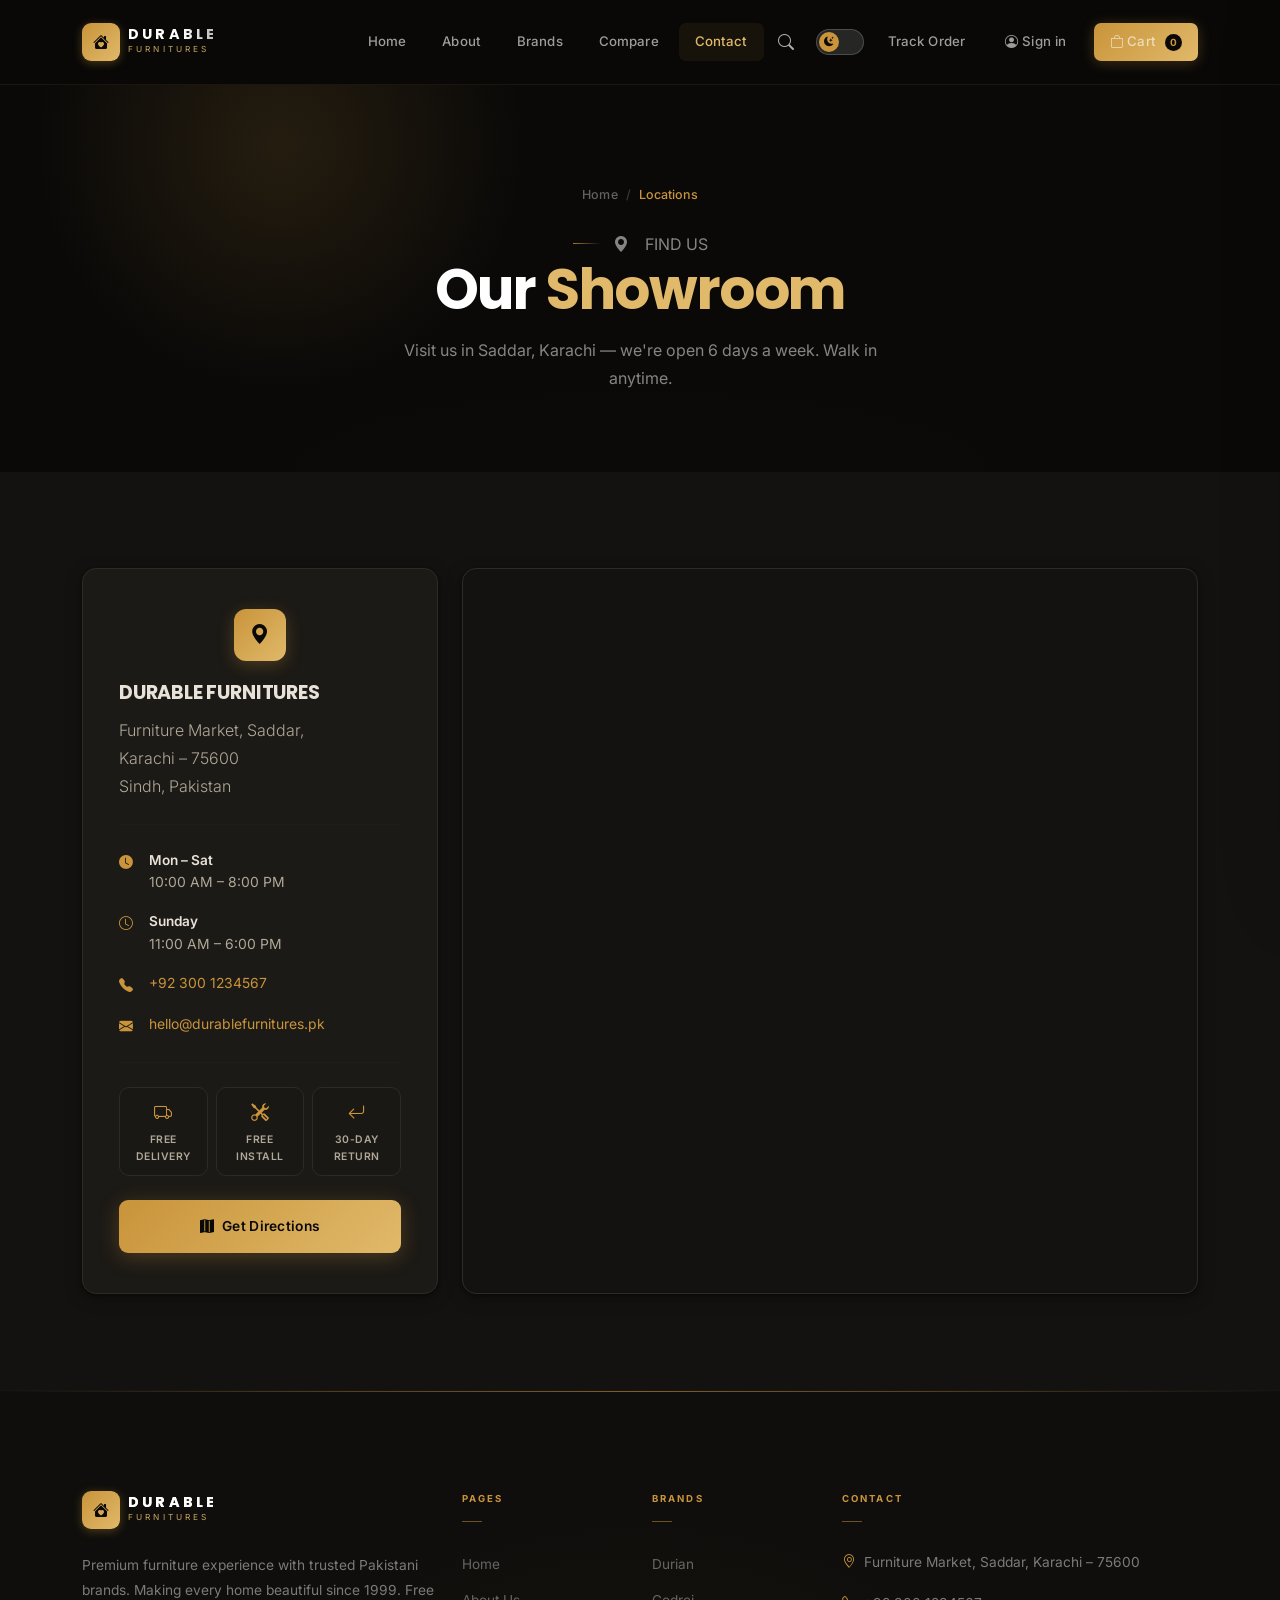
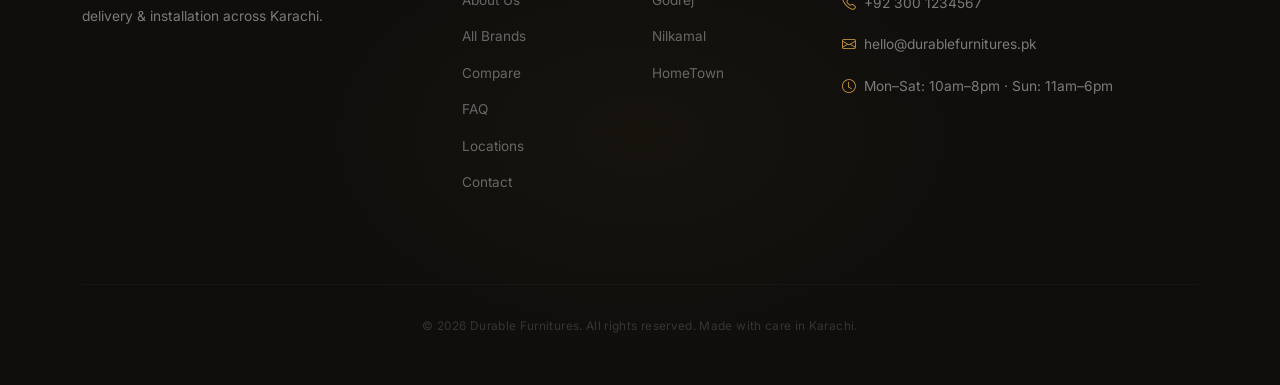
<file: location.html>
<!DOCTYPE html>
<html lang="en">
<head>
  <meta charset="UTF-8" />
  <link rel="icon" type="image/x-icon" href="[data-uri]">
  
<script>
/* ── THEME: anti-flash + toggle ── */
(function(){
  var t = localStorage.getItem("df-theme");
  var theme = (t === "light" || t === "dark") ? t : "dark";
  document.documentElement.setAttribute("data-theme", theme);
  document.addEventListener("DOMContentLoaded", function(){
    var btn = document.getElementById("themeToggleBtn");
    if (!btn) return;
    btn.addEventListener("click", function(){
      var cur = document.documentElement.getAttribute("data-theme");
      var next = cur === "light" ? "dark" : "light";
      document.documentElement.setAttribute("data-theme", next);
      localStorage.setItem("df-theme", next);
      /* sync any open modal */
      var mb = document.getElementById("pdModalBox");
      if (mb) mb.setAttribute("data-theme", next);
    });
  });
})();
</script>
  <meta name="viewport" content="width=device-width, initial-scale=1.0" />
  <title>Locations – Durable Furnitures</title>
  <link rel="stylesheet" href="https://cdn.jsdelivr.net/npm/bootstrap@5.3.2/dist/css/bootstrap.min.css" />
  <link rel="stylesheet" href="https://cdn.jsdelivr.net/npm/bootstrap-icons@1.11.3/font/bootstrap-icons.min.css" />
  <link rel="stylesheet" href="style.css" />
  <link rel="stylesheet" href="luxury-upgrade.css" />

<style>
/* =====================================================
   THEME TOGGLE BUTTON
   ===================================================== */
.theme-toggle-btn {
  background: none;
  border: none;
  padding: 4px;
  cursor: pointer;
  display: flex;
  align-items: center;
}
.theme-toggle-track {
  width: 48px;
  height: 26px;
  background: rgba(255,255,255,0.12);
  border: 1.5px solid rgba(255,255,255,0.18);
  border-radius: 50px;
  display: flex;
  align-items: center;
  padding: 2px;
  transition: background 0.3s, border-color 0.3s;
  position: relative;
}
.theme-toggle-thumb {
  width: 20px;
  height: 20px;
  background: var(--gold);
  border-radius: 50%;
  display: flex;
  align-items: center;
  justify-content: center;
  font-size: 0.6rem;
  color: var(--ink);
  transition: transform 0.35s cubic-bezier(0.34,1.56,0.64,1), background 0.3s;
  position: relative;
}
.theme-icon-dark,
.theme-icon-light { position: absolute; transition: opacity 0.2s; }
.theme-icon-light { opacity: 0; }
.theme-icon-dark  { opacity: 1; }

/* Light mode state of toggle */
[data-theme="light"] .theme-toggle-thumb { transform: translateX(22px); }
[data-theme="light"] .theme-toggle-track { background: rgba(196,147,63,0.2); border-color: var(--gold); }
[data-theme="light"] .theme-icon-dark  { opacity: 0; }
[data-theme="light"] .theme-icon-light { opacity: 1; }

/* =====================================================
   DARK MODE (default is already dark navbar)
   LIGHT MODE OVERRIDES
   ===================================================== */
[data-theme="light"] {
  --ink:        #0f0e0c;
  --ink-soft:   #1c1a16;
  --ink-muted:  #2e2b25;
  --stone:      #faf8f4;
  --stone-mid:  #f2ede4;
  --white:      #ffffff;
  --text:       #1a1814;
  --text-mid:   #4a4438;
  --text-faint: #7a7266;
  --border:     #ddd7cc;
  --border-gold: rgba(196,147,63,0.28);
  --card-shadow: 0 1px 4px rgba(0,0,0,0.08), 0 4px 16px rgba(0,0,0,0.06);
}

/* Light mode — body */
[data-theme="light"] body {
  background: #faf8f4;
  color: #1a1814;
}

/* Light mode — navbar stays dark (premium look) */
[data-theme="light"] #mainNav {
  background: rgba(15,14,12,0.97);
}

/* Light mode — hero */
[data-theme="light"] .hero-section { filter: brightness(1.03); }

/* Light mode — brand logos strip */
[data-theme="light"] .brand-logos-strip {
  background: #fff;
  border-color: #e5ddd0;
}

/* Light mode — section backgrounds */
[data-theme="light"] .bg-light-custom { background: #f5f0e8 !important; }
[data-theme="light"] .section-pad     { background: #fff; }

/* Light mode — product cards */
[data-theme="light"] .product-card {
  background: #fff;
  border: 1px solid #eee8dd;
}

/* Light mode — newsletter strip stays dark */
[data-theme="light"] .newsletter-strip { /* keep dark */ }

/* Light mode — filter pills in light mode */
[data-theme="light"] .brand-filter-pill {
  background: #fff;
  box-shadow: 0 2px 10px rgba(0,0,0,0.08);
}
[data-theme="light"] .filter-btn {
  background: #fff;
  border-color: #ddd7cc;
  color: #5a5346;
}
[data-theme="light"] .filter-btn.active {
  background: #1a1814;
  border-color: #1a1814;
  color: #fff;
}

/* Light mode — dropdown menus */
[data-theme="light"] .dropdown-menu {
  background: #fff;
  border: 1px solid #e5ddd0;
  box-shadow: 0 8px 32px rgba(0,0,0,0.12);
}
[data-theme="light"] .dropdown-item { color: #7c6735; }
[data-theme="light"] .dropdown-item:hover { background: #f5f0e8; }

/* Light mode — stats bar */
[data-theme="light"] #statsBar {
  background: #fff;
  border-bottom: 1px solid #e5ddd0;
}

/* Light mode — why section stays dark (intentional) */

/* Light mode — back to top */
[data-theme="light"] .back-to-top {
  background: #fff;
  border-color: rgba(196,147,63,0.4);
}

/* Light mode — footer always stays dark */
[data-theme="light"] .footer { background: #0f0e0c !important; }

/* Smooth transitions for theme switch */
body, .product-card, .brand-logos-strip, .filter-btn, .brand-filter-pill,
.dropdown-menu, #statsBar, section, .bg-light-custom, .footer {
  transition: background 0.35s ease, color 0.35s ease, border-color 0.35s ease, box-shadow 0.35s ease;
}
</style>
<link rel="stylesheet" href="polish.css">
</head>
<body>
<div id="pageLoader">
  <div class="loader-ring"></div>
  <div class="loader-brand">Durable Furnitures</div>
</div>


<!-- ===== NAVBAR ===== -->
<nav id="mainNav" class="navbar navbar-expand-lg">
  <div class="container">
    <a class="navbar-brand d-flex align-items-center gap-2 text-decoration-none" href="index.html">
      <div class="logo-icon"><i class="bi bi-house-heart-fill"></i></div>
      <div>
        <div class="brand-name">DURABLE</div>
        <div class="brand-sub">Furnitures</div>
      </div>
    </a>
    <button class="navbar-toggler" type="button" data-bs-toggle="collapse" data-bs-target="#navbarNav">
      <span class="navbar-toggler-icon"></span>
    </button>
    <div class="collapse navbar-collapse" id="navbarNav">
      <ul class="navbar-nav ms-auto align-items-lg-center gap-1">
        <li class="nav-item"><a class="nav-link" href="index.html">Home</a></li>
        <li class="nav-item"><a class="nav-link" href="about.html">About</a></li>
        <li class="nav-item dropdown">
          <a class="nav-link dropdown-toggle" href="brands.html" role="button" data-bs-toggle="dropdown">Brands</a>
          <ul class="dropdown-menu brand-dropdown">
            <li>
              <a class="dropdown-item brand-item" href="./brand-durian.html">
                <span class="brand-icon-wrap durian-icon"><i class="bi bi-gem"></i></span>
                <span class="brand-item-info">
                  <span class="brand-item-name">Durian</span>
                  <span class="brand-item-tag">Luxury Furniture</span>
                </span>
              </a>
            </li>
            <li>
              <a class="dropdown-item brand-item" href="./brand-godrej.html">
                <span class="brand-icon-wrap godrej-icon"><i class="bi bi-shield-fill-check"></i></span>
                <span class="brand-item-info">
                  <span class="brand-item-name">Godrej</span>
                  <span class="brand-item-tag">Trusted Since 1897</span>
                </span>
              </a>
            </li>
            <li>
              <a class="dropdown-item brand-item" href="./brand-nilkamal.html">
                <span class="brand-icon-wrap nilkamal-icon"><i class="bi bi-boxes"></i></span>
                <span class="brand-item-info">
                  <span class="brand-item-name">Nilkamal</span>
                  <span class="brand-item-tag">Value for Money</span>
                </span>
              </a>
            </li>
            <li>
              <a class="dropdown-item brand-item" href="./brand-hometown.html">
                <span class="brand-icon-wrap hometown-icon"><i class="bi bi-house-heart-fill"></i></span>
                <span class="brand-item-info">
                  <span class="brand-item-name">HomeTown</span>
                  <span class="brand-item-tag">Home Essentials</span>
                </span>
              </a>
            </li>
            <li><hr class="dropdown-divider my-1" /></li>
            <li>
              <a class="dropdown-item brand-item all-brands-item" href="brands.html">
                <span class="brand-icon-wrap all-icon"><i class="bi bi-grid-3x3-gap-fill"></i></span>
                <span class="brand-item-info">
                  <span class="brand-item-name">All Brands</span>
                  <span class="brand-item-tag">View complete catalog</span>
                </span>
              </a>
            </li>
          </ul>
        </li>
        <li class="nav-item"><a class="nav-link" href="compare.html">Compare</a></li>
        <li class="nav-item dropdown">
          <a class="nav-link dropdown-toggle active" href="contact.html" role="button" data-bs-toggle="dropdown">Contact</a>
          <ul class="dropdown-menu">
            <li><a class="dropdown-item" href="faq.html"><i class="bi bi-patch-question-fill me-2" style="color:#f59e0b"></i>FAQ</a></li>
            <li><a class="dropdown-item" href="location.html"><i class="bi bi-geo-alt-fill me-2" style="color:#ef4444"></i>Locations</a></li>
            <li><hr class="dropdown-divider" /></li>
            <li><a class="dropdown-item" href="contact.html"><i class="bi bi-envelope-fill me-2" style="color:#3b82f6"></i>Contact Us</a></li>
          </ul>
        </li>
        <li class="nav-item">
          <div class="nav-search-wrap" id="navSearchWrap">
            <button class="nav-search-btn" id="navSearchBtn" aria-label="Search">
              <i class="bi bi-search"></i>
            </button>
            <div class="nav-search-expandable" id="navSearchExpandable">
              <div style="position:relative;width:100%">
                <input class="nav-search-input" id="navSearchInput" type="text" placeholder="Search products, brands…" autocomplete="off" />
                <button class="nav-search-clear" id="navSearchClear"><i class="bi bi-x"></i></button>
                <div class="search-loader" id="navSearchLoader"></div>
              </div>
            </div>
            <div class="nav-search-results" id="navSearchResults"></div>
          </div>
        </li>
                <li class="nav-item ms-1">
          <button class="theme-toggle-btn" id="themeToggleBtn" aria-label="Toggle dark/light mode" title="Toggle theme">
            <span class="theme-toggle-track">
              <span class="theme-toggle-thumb">
                <i class="bi bi-moon-stars-fill theme-icon-dark"></i>
                <i class="bi bi-sun-fill theme-icon-light"></i>
              </span>
            </span>
          </button>
        </li>
        <li class="nav-item"><a class="nav-link" href="track-order.html">Track Order</a></li>
        <li class="nav-item ms-2">
          <button class="nav-link cart-nav-btn border-0" id="cartBtn">
            <i class="bi bi-bag me-1"></i>Cart
            <span class="cart-badge" id="cartBadge">0</span>
          </button>
        </li>
      </ul>
    </div>
  </div>
</nav>

<!-- ===== PAGE HERO ===== -->
<div class="page-hero text-center">
  <div class="container">
    <nav aria-label="breadcrumb" class="mb-4" style="display:flex;justify-content:center;width:100%">
      <ol class="breadcrumb justify-content-center" style="display:flex;justify-content:center;align-items:center;flex-wrap:wrap;margin:0 auto">
        <li class="breadcrumb-item" style="display:flex;align-items:center"><a href="index.html">Home</a></li>
        <li class="breadcrumb-item active" style="display:flex;align-items:center">Locations</li>
      </ol>
    </nav>
    <p class="section-eyebrow justify-content-center"><i class="bi bi-geo-alt-fill me-1"></i>Find Us</p>
    <h1>Our <em>Showroom</em></h1>
    <p class="mt-3">Visit us in Saddar, Karachi — we're open 6 days a week. Walk in anytime.</p>
  </div>
</div>

<!-- ===== LOCATION SECTION ===== -->
<section class="section-pad bg-light-custom">
  <div class="container">

    <div class="row g-4 align-items-stretch">

      <!-- Info Card -->
      <div class="col-lg-4">
        <div class="location-card reveal">

          <div class="location-icon">
            <i class="bi bi-geo-alt-fill"></i>
          </div>
          <h4>DURABLE FURNITURES</h4>
          <p class="mt-2">
            Furniture Market, Saddar,<br>
            Karachi – 75600<br>
            Sindh, Pakistan
          </p>

          <hr style="border-color:var(--border);margin:var(--s5) 0;">

          <div class="location-info-row">
            <i class="bi bi-clock-fill"></i>
            <div>
              <div style="font-weight:600;font-size:0.85rem;color:var(--text);">Mon – Sat</div>
              <div>10:00 AM – 8:00 PM</div>
            </div>
          </div>
          <div class="location-info-row">
            <i class="bi bi-clock"></i>
            <div>
              <div style="font-weight:600;font-size:0.85rem;color:var(--text);">Sunday</div>
              <div>11:00 AM – 6:00 PM</div>
            </div>
          </div>
          <div class="location-info-row">
            <i class="bi bi-telephone-fill"></i>
            <a href="tel:+923001234567">+92 300 1234567</a>
          </div>
          <div class="location-info-row">
            <i class="bi bi-envelope-fill"></i>
            <a href="mailto:hello@durablefurnitures.pk">hello@durablefurnitures.pk</a>
          </div>

          <hr style="border-color:var(--border);margin:var(--s5) 0;">

          <!-- Trust badges -->
          <div class="row g-2 text-center">
            <div class="col-4">
              <div style="padding:10px 6px;background:var(--stone);border-radius:10px;border:1px solid var(--border);">
                <i class="bi bi-truck" style="color:var(--gold);font-size:1.1rem;display:block;margin-bottom:4px;"></i>
                <div style="font-size:0.65rem;font-weight:600;color:var(--text-mid);text-transform:uppercase;letter-spacing:0.05em;">Free Delivery</div>
              </div>
            </div>
            <div class="col-4">
              <div style="padding:10px 6px;background:var(--stone);border-radius:10px;border:1px solid var(--border);">
                <i class="bi bi-tools" style="color:var(--gold);font-size:1.1rem;display:block;margin-bottom:4px;"></i>
                <div style="font-size:0.65rem;font-weight:600;color:var(--text-mid);text-transform:uppercase;letter-spacing:0.05em;">Free Install</div>
              </div>
            </div>
            <div class="col-4">
              <div style="padding:10px 6px;background:var(--stone);border-radius:10px;border:1px solid var(--border);">
                <i class="bi bi-arrow-return-left" style="color:var(--gold);font-size:1.1rem;display:block;margin-bottom:4px;"></i>
                <div style="font-size:0.65rem;font-weight:600;color:var(--text-mid);text-transform:uppercase;letter-spacing:0.05em;">30-Day Return</div>
              </div>
            </div>
          </div>

          <a href="https://maps.google.com/?q=Furniture+Market+Saddar+Karachi" target="_blank" class="btn-primary-custom w-100 justify-content-center mt-4">
            <i class="bi bi-map-fill"></i> Get Directions
          </a>

        </div>
      </div>

      <!-- Map -->
      <div class="col-lg-8 reveal">
        <div style="border-radius:var(--card-radius);overflow:hidden;height:100%;min-height:480px;box-shadow:var(--card-shadow);border:1px solid var(--border);">
          <iframe
            src="https://www.google.com/maps/embed?pb=!1m18!1m12!1m3!1d3619.8421748583476!2d67.00743807538868!3d24.860726677924296!2m3!1f0!2f0!3f0!3m2!1i1024!2i768!4f13.1!3m3!1m2!1s0x3eb33e7b5af10001%3A0xfe595a8a31467958!2sFurniture%20Market%2C%20Saddar%2C%20Karachi%2C%20Karachi%20City%2C%20Sindh%2C%20Pakistan!5e0!3m2!1sen!2spk!4v1716500000000!5m2!1sen!2spk"
            width="100%"
            height="100%"
            style="border:0;min-height:480px;display:block;"
            allowfullscreen=""
            loading="lazy"
            referrerpolicy="no-referrer-when-downgrade">
          </iframe>
        </div>
      </div>

    </div>
  </div>
</section>

<!-- ===== FOOTER ===== -->
<footer class="footer">
  <div class="container">
    <div class="row g-4">
      <div class="col-lg-4">
        <div class="d-flex align-items-center gap-2 mb-4">
          <div class="logo-icon"><i class="bi bi-house-heart-fill"></i></div>
          <div><div class="brand-name">DURABLE</div><div class="brand-sub">Furnitures</div></div>
        </div>
        <p class="footer-text">Premium furniture experience with trusted Pakistani brands. Making every home beautiful since 1999. Free delivery & installation across Karachi.</p>
      </div>
      <div class="col-6 col-lg-2">
        <p class="footer-heading">Pages</p>
        <ul class="footer-links">
          <li><a href="index.html">Home</a></li>
          <li><a href="about.html">About Us</a></li>
          <li><a href="brands.html">All Brands</a></li>
          <li><a href="compare.html">Compare</a></li>
          <li><a href="faq.html">FAQ</a></li>
          <li><a href="location.html">Locations</a></li>
          <li><a href="contact.html">Contact</a></li>
        </ul>
      </div>
      <div class="col-6 col-lg-2">
        <p class="footer-heading">Brands</p>
        <ul class="footer-links">
          <li><a href="brand-durian.html">Durian</a></li>
          <li><a href="brand-godrej.html">Godrej</a></li>
          <li><a href="brand-nilkamal.html">Nilkamal</a></li>
          <li><a href="brand-hometown.html">HomeTown</a></li>
        </ul>
      </div>
      <div class="col-lg-4">
        <p class="footer-heading">Contact</p>
        <p class="footer-text"><i class="bi bi-geo-alt me-2" style="color:var(--gold)"></i>Furniture Market, Saddar, Karachi – 75600</p>
        <p class="footer-text mt-2"><i class="bi bi-telephone me-2" style="color:var(--gold)"></i>+92 300 1234567</p>
        <p class="footer-text mt-2"><i class="bi bi-envelope me-2" style="color:var(--gold)"></i>hello@durablefurnitures.pk</p>
        <p class="footer-text mt-2"><i class="bi bi-clock me-2" style="color:var(--gold)"></i>Mon–Sat: 10am–8pm · Sun: 11am–6pm</p>
      </div>
    </div>
    <hr class="footer-hr" />
    <div class="footer-bottom text-center">© 2026 Durable Furnitures. All rights reserved. Made with care in Karachi.</div>
  </div>
</footer>

<!-- ===== CART SIDEBAR ===== -->
<div class="cart-overlay" id="cartOverlay"></div>
<div class="cart-sidebar" id="cartSidebar">
  <div class="cart-header">
    <h5><i class="bi bi-bag"></i>Shopping Cart</h5>
    <button class="cart-close" id="cartClose"><i class="bi bi-x-lg"></i></button>
  </div>
  <div class="cart-body" id="cartBody"></div>
  <div class="cart-footer" id="cartFooter" style="display:none">
    <div class="cart-total">
      <span class="cart-total-label">Total</span>
      <span class="cart-total-amount" id="cartTotal">Rs.0</span>
    </div>
    <button class="btn-checkout" onclick="goCheckout()">
      <span>Proceed to Checkout</span>
    </button>
  </div>
</div>

<!-- ===== TOAST ===== -->
<div class="custom-toast" id="toast"><i class="bi bi-check-circle-fill"></i><span id="toastMsg"></span></div>

<script src="https://cdn.jsdelivr.net/npm/jquery@3.7.1/dist/jquery.min.js"></script>
<script src="https://cdn.jsdelivr.net/npm/bootstrap@5.3.2/dist/js/bootstrap.bundle.min.js"></script>
<script src="./app.js"></script>
<script>
window.addEventListener('scroll', function () {
  document.getElementById('mainNav').classList.toggle('scrolled', window.scrollY > 60);
});
var revealObs = new IntersectionObserver(function (entries) {
  entries.forEach(function (e) { if (e.isIntersecting) e.target.classList.add('visible'); });
}, { threshold: 0.08 });
document.querySelectorAll('.reveal').forEach(function (el) { revealObs.observe(el); });
</script>

<script>

/* ── NAVBAR SEARCH ── */
(function(){
  var searchData = [
    // Pages
    {name:'Home',          meta:'Page',            icon:'bi-house-fill',      color:'rgba(196,147,63,0.15)',  ctext:'var(--gold)',   href:'index.html'},
    {name:'About Us',      meta:'Page',            icon:'bi-info-circle-fill',color:'rgba(196,147,63,0.15)',  ctext:'var(--gold)',   href:'about.html'},
    {name:'Brands',        meta:'Page',            icon:'bi-grid-3x3-gap-fill',color:'rgba(196,147,63,0.15)', ctext:'var(--gold)',   href:'brands.html'},
    {name:'Compare',       meta:'Page',            icon:'bi-bar-chart-line-fill',color:'rgba(196,147,63,0.15)',ctext:'var(--gold)',  href:'compare.html'},
    {name:'FAQ',           meta:'Page',            icon:'bi-patch-question-fill',color:'rgba(255,193,7,0.15)',ctext:'#ffc107',      href:'faq.html'},
    {name:'Locations',     meta:'Page',            icon:'bi-geo-alt-fill',    color:'rgba(239,68,68,0.15)',   ctext:'#ef4444',      href:'location.html'},
    {name:'Contact Us',    meta:'Page',            icon:'bi-envelope-fill',   color:'rgba(59,130,246,0.15)',  ctext:'#60a5fa',      href:'contact.html'},
    // Brands
    {name:'Durian',        meta:'Luxury Furniture',icon:'bi-gem',             color:'rgba(196,57,43,0.18)',   ctext:'#e57263',      href:'brand-durian.html'},
    {name:'Godrej',        meta:'Trusted Since 1897',icon:'bi-shield-fill-check',color:'rgba(16,185,129,0.15)',ctext:'#34d399',    href:'brand-godrej.html'},
    {name:'Nilkamal',      meta:'Value for Money', icon:'bi-boxes',           color:'rgba(59,130,246,0.15)',  ctext:'#60a5fa',      href:'brand-nilkamal.html'},
    {name:'HomeTown',      meta:'Home Essentials', icon:'bi-house-heart-fill',color:'rgba(139,92,246,0.15)', ctext:'#a78bfa',      href:'brand-hometown.html'},
    // Products
    {name:'L-Shape Sofa',  meta:'Durian · Rs.35,999',icon:'bi-gem',          color:'rgba(196,57,43,0.18)',   ctext:'#e57263',      href:'brand-durian.html'},
    {name:'King Bed',      meta:'Godrej · Rs.20,999',icon:'bi-shield-fill-check',color:'rgba(16,185,129,0.15)',ctext:'#34d399',   href:'brand-godrej.html'},
    {name:'Dining Table',  meta:'Nilkamal · Rs.3,899',icon:'bi-boxes',       color:'rgba(59,130,246,0.15)',  ctext:'#60a5fa',      href:'brand-nilkamal.html'},
    {name:'Ergonomic Chair',meta:'HomeTown · Rs.1,599',icon:'bi-house-heart-fill',color:'rgba(139,92,246,0.15)',ctext:'#a78bfa', href:'brand-hometown.html'},
    {name:'Wardrobe',      meta:'Godrej · Storage', icon:'bi-shield-fill-check',color:'rgba(16,185,129,0.15)',ctext:'#34d399',   href:'brand-godrej.html'},
    {name:'Coffee Table',  meta:'Durian · Living Room',icon:'bi-gem',        color:'rgba(196,57,43,0.18)',   ctext:'#e57263',      href:'brand-durian.html'},
    {name:'Bookshelf',     meta:'Nilkamal · Office',icon:'bi-boxes',         color:'rgba(59,130,246,0.15)',  ctext:'#60a5fa',      href:'brand-nilkamal.html'},
    {name:'TV Unit',       meta:'HomeTown · Living', icon:'bi-house-heart-fill',color:'rgba(139,92,246,0.15)',ctext:'#a78bfa',    href:'brand-hometown.html'},
  ];

  function initSearch() {
    var wrap    = document.getElementById('navSearchWrap');
    var btn     = document.getElementById('navSearchBtn');
    var expando = document.getElementById('navSearchExpandable');
    var input   = document.getElementById('navSearchInput');
    var clear   = document.getElementById('navSearchClear');
    var results = document.getElementById('navSearchResults');
    var loader  = document.getElementById('navSearchLoader');
    if (!wrap) return;

    var debounceTimer;

    btn.addEventListener('click', function(e){
      e.stopPropagation();
      var isOpen = expando.classList.contains('open');
      if (isOpen) {
        closeSearch();
      } else {
        openSearch();
      }
    });

    function openSearch() {
      expando.classList.add('open');
      btn.querySelector('i').className = 'bi bi-x-lg';
      setTimeout(function(){ input.focus(); }, 350);
    }

    function closeSearch() {
      expando.classList.remove('open');
      btn.querySelector('i').className = 'bi bi-search';
      input.value = '';
      clear.classList.remove('show');
      results.classList.remove('show');
      results.innerHTML = '';
    }

    input.addEventListener('input', function(){
      var q = this.value.trim();
      clear.classList.toggle('show', q.length > 0);
      clearTimeout(debounceTimer);
      if (q.length === 0) {
        results.classList.remove('show');
        results.innerHTML = '';
        loader.classList.remove('show');
        return;
      }
      loader.classList.add('show');
      debounceTimer = setTimeout(function(){
        loader.classList.remove('show');
        showResults(q);
      }, 280);
    });

    clear.addEventListener('click', function(){
      input.value = '';
      clear.classList.remove('show');
      results.classList.remove('show');
      results.innerHTML = '';
      input.focus();
    });

    input.addEventListener('keydown', function(e){
      if (e.key === 'Escape') closeSearch();
    });

    document.addEventListener('click', function(e){
      if (!wrap.contains(e.target)) closeSearch();
    });

    function showResults(q) {
      var ql = q.toLowerCase();
      var filtered = searchData.filter(function(d){
        return d.name.toLowerCase().indexOf(ql) !== -1 ||
               d.meta.toLowerCase().indexOf(ql) !== -1;
      });
      if (filtered.length === 0) {
        results.innerHTML = '<div class="search-no-results"><i class="bi bi-search" style="display:block;font-size:1.4rem;margin-bottom:6px;opacity:0.3"></i>No results for "' + escHtml(q) + '"</div>';
      } else {
        results.innerHTML = filtered.slice(0, 7).map(function(d){
          return '<a class="search-result-item" href="' + d.href + '">' +
            '<span class="search-result-icon" style="background:' + d.color + ';color:' + d.ctext + '">' +
              '<i class="bi ' + d.icon + '"></i>' +
            '</span>' +
            '<span>' +
              '<span class="search-result-name">' + escHtml(d.name) + '</span>' +
              '<span class="search-result-meta">' + escHtml(d.meta) + '</span>' +
            '</span>' +
          '</a>';
        }).join('');
      }
      results.classList.add('show');
    }

    function escHtml(s) {
      return s.replace(/[&<>"']/g, function(c){
        return {'&':'&amp;','<':'&lt;','>':'&gt;','"':'&quot;',"'":'&#39;'}[c];
      });
    }
  }

  // Page loader
  function initPageLoader() {
    var loader = document.getElementById('pageLoader');
    if (!loader) return;
    window.addEventListener('load', function(){
      setTimeout(function(){ loader.classList.add('hidden'); }, 300);
    });
    // Fallback
    setTimeout(function(){ if(loader) loader.classList.add('hidden'); }, 2000);
  }

  document.addEventListener('DOMContentLoaded', function(){
    initSearch();
    initPageLoader();
  });
})();

</script>

<script src="auth-nav.js"></script>
<script src="polish.js"></script>
</body>
</html>
</file>
<file: style.css>
/* =============================================================
   DURABLE FURNITURES — Conversion-Focused Premium Redesign
   Strategy: Real business tone · Editorial warmth · No fluff
   ============================================================= */

@import url('https://fonts.googleapis.com/css2?family=Playfair+Display:ital,wght@0,400;0,600;0,700;1,400;1,600&family=Outfit:wght@300;400;500;600;700&display=swap');

/* ── DESIGN TOKENS ────────────────────────────────────────── */
:root {
  /* Palette */
  --ink:          #0f0e0c;
  --ink-soft:     #1c1a16;
  --ink-muted:    #2e2b25;
  --gold:         #f97316;
  --gold-light:   #fb923c;
  --gold-pale:    rgba(249,115,22,0.12);
  --gold-glow:    rgba(249,115,22,0.25);
  --stone:        #f5f0e8;
  --stone-mid:    #ede7db;
  --white:        #ffffff;
  --text:         #2a2720;
  --text-mid:     #5a5346;
  --text-faint:   #9a9183;
  --border:       #e5ddd0;
  --border-gold:  rgba(249,115,22,0.22);

  /* Typography */
  --font-serif: 'Playfair Display', Georgia, serif;
  --font-sans:  'Outfit', -apple-system, sans-serif;

  /* Spacing (8px base) */
  --s1: 4px;   --s2: 8px;   --s3: 12px;  --s4: 16px;
  --s5: 24px;  --s6: 32px;  --s7: 48px;  --s8: 64px;
  --s9: 96px;  --s10: 128px;

  /* Motion */
  --ease: cubic-bezier(0.25, 0.46, 0.45, 0.94);
  --ease-out: cubic-bezier(0.16, 1, 0.3, 1);
  --t-fast: 0.18s;
  --t-base: 0.28s;
  --t-slow: 0.5s;

  /* Surfaces */
  --card-radius: 12px;
  --card-shadow: 0 1px 3px rgba(0,0,0,0.06), 0 4px 16px rgba(0,0,0,0.06);
  --card-shadow-hover: 0 4px 12px rgba(0,0,0,0.08), 0 16px 48px rgba(0,0,0,0.12);
}

/* ── DARK MODE VARIABLES ──────────────────────────────────── */
[data-theme="dark"] {
  --ink:          #0f0e0c;
  --ink-soft:     #1c1a16;
  --ink-muted:    #2e2b25;
  --stone:        #1a1814;
  --stone-mid:    #22201a;
  --white:        #141210;
  --text:         #e8e2d8;
  --text-mid:     #b0a898;
  --text-faint:   #7a7266;
  --border:       #2e2b25;
  --border-gold:  rgba(249,115,22,0.22);
  --card-shadow:  0 1px 3px rgba(0,0,0,0.3), 0 4px 16px rgba(0,0,0,0.3);
}

[data-theme="dark"] body {
  background: #141210;
  color: #e8e2d8;
}

/* Dark mode — btn-cart uses gold so it's visible (--ink & --white are both near-black) */
[data-theme="dark"] .btn-cart {
  background: var(--gold) !important;
  color: #0f0e0c !important;
}
[data-theme="dark"] .btn-cart:hover {
  background: var(--gold-light) !important;
  color: #0f0e0c !important;
}

/* Dark mode — pill labels: hardcoded dark colors invisible on dark bg */
[data-theme="dark"] .durian-pill   { border-color: rgba(224,112,96,0.45); }
[data-theme="dark"] .godrej-pill   { border-color: rgba(251,146,60,0.38); }
[data-theme="dark"] .nilkamal-pill { border-color: rgba(96,165,250,0.38); }
[data-theme="dark"] .hometown-pill { border-color: rgba(167,139,250,0.38); }
[data-theme="dark"] .durian-pill .bfp-label   { color: #e07060; }
[data-theme="dark"] .godrej-pill .bfp-label    { color: #fb923c; }
[data-theme="dark"] .nilkamal-pill .bfp-label  { color: #60a5fa; }
[data-theme="dark"] .hometown-pill .bfp-label  { color: #a78bfa; }
[data-theme="dark"] .durian-pill .bfp-icon   { background: rgba(224,112,96,0.15);  color: #e07060; }
[data-theme="dark"] .godrej-pill .bfp-icon    { background: rgba(251,146,60,0.12);  color: #fb923c; }
[data-theme="dark"] .nilkamal-pill .bfp-icon  { background: rgba(96,165,250,0.12);  color: #60a5fa; }
[data-theme="dark"] .hometown-pill .bfp-icon  { background: rgba(167,139,250,0.12); color: #a78bfa; }
[data-theme="dark"] .durian-pill .bfp-tag   { background: rgba(224,112,96,0.12);  color: #e07060; }
[data-theme="dark"] .godrej-pill .bfp-tag    { background: rgba(251,146,60,0.1);   color: #fb923c; }
[data-theme="dark"] .nilkamal-pill .bfp-tag  { background: rgba(96,165,250,0.1);   color: #60a5fa; }
[data-theme="dark"] .hometown-pill .bfp-tag  { background: rgba(167,139,250,0.1);  color: #a78bfa; }

/* Light mode — body */
[data-theme="light"] body {
  background: #faf8f4;
  color: #1a1814;
}

[data-theme="dark"] .product-card {
  background: #1c1a16;
  border-color: #2e2b25;
}

[data-theme="dark"] .section-pad,
[data-theme="dark"] .bg-light-custom {
  background: #141210 !important;
}

[data-theme="dark"] .brand-logos-strip {
  background: #1a1814;
  border-color: #2e2b25;
}

[data-theme="dark"] .filter-btn {
  background: #1c1a16;
  border-color: #2e2b25;
  color: #b0a898;
}

[data-theme="dark"] .filter-btn.active {
  background: var(--gold);
  border-color: var(--gold);
  color: #0f0e0c;
}

/* ── BRAND FILTER PILL — base (light mode default) ───────── */
.brand-filter-pill {
  display: inline-flex;
  align-items: center;
  gap: 7px;
  padding: 8px 14px 8px 10px;
  border-radius: 50px;
  border: 1.5px solid var(--border, #e5ddd0);
  background: var(--stone, #f5f0e8);
  cursor: pointer;
  font-family: var(--font-sans, Outfit, sans-serif);
  font-size: 0.82rem;
  font-weight: 500;
  transition: all 0.22s ease;
}
.brand-filter-pill:hover {
  box-shadow: 0 3px 12px rgba(0,0,0,0.12);
  transform: translateY(-1px);
}
.bfp-icon {
  display: inline-flex;
  align-items: center;
  justify-content: center;
  width: 26px;
  height: 26px;
  border-radius: 50%;
  font-size: 0.75rem;
  flex-shrink: 0;
  background: rgba(0,0,0,0.07);
  color: var(--text, #2a2720);
}
.bfp-label {
  font-weight: 600;
  color: var(--text, #2a2720);
  letter-spacing: 0.01em;
}
.bfp-tag {
  font-size: 0.6rem;
  font-weight: 700;
  letter-spacing: 0.08em;
  text-transform: uppercase;
  padding: 2px 7px;
  border-radius: 4px;
  background: rgba(0,0,0,0.07);
  color: var(--text-mid, #5a5346);
}
/* Per-brand colors — light mode */
.durian-pill   { border-color: rgba(192,57,43,0.35); }
.durian-pill .bfp-label { color: #c0392b; }
.durian-pill .bfp-icon  { background: rgba(192,57,43,0.1); color: #c0392b; }
.durian-pill .bfp-tag   { background: rgba(192,57,43,0.08); color: #c0392b; }
.godrej-pill   { border-color: rgba(194,65,12,0.35); }
.godrej-pill .bfp-label { color: #c2410c; }
.godrej-pill .bfp-icon  { background: rgba(194,65,12,0.1); color: #c2410c; }
.godrej-pill .bfp-tag   { background: rgba(194,65,12,0.08); color: #c2410c; }
.nilkamal-pill { border-color: rgba(30,80,160,0.35); }
.nilkamal-pill .bfp-label { color: #1e50a0; }
.nilkamal-pill .bfp-icon  { background: rgba(30,80,160,0.1); color: #1e50a0; }
.nilkamal-pill .bfp-tag   { background: rgba(30,80,160,0.08); color: #1e50a0; }
.hometown-pill { border-color: rgba(91,33,182,0.35); }
.hometown-pill .bfp-label { color: #5b21b6; }
.hometown-pill .bfp-icon  { background: rgba(91,33,182,0.1); color: #5b21b6; }
.hometown-pill .bfp-tag   { background: rgba(91,33,182,0.08); color: #5b21b6; }
/* ── btn-outline-custom fix: hero dark overlay pe dono themes mein white ── */
[data-theme="light"] .btn-outline-custom {
  color: #927243fb !important;
  border-color: rgb(134, 104, 58) !important;
}

[data-theme="dark"] .brand-filter-pill {
  background: #1a1814;
  box-shadow: 0 2px 10px rgba(0,0,0,0.4);
}

[data-theme="dark"] .dropdown-menu {
  background: #1c1a16;
  border: 1px solid #2e2b25;
  box-shadow: 0 8px 32px rgba(0,0,0,0.5);
}

[data-theme="dark"] .dropdown-item { color: #e8e2d8; }
[data-theme="dark"] .dropdown-item:hover { background: #2e2b25; }

[data-theme="dark"] #statsBar {
  background: #1a1814;
  border-bottom: 1px solid #2e2b25;
}

[data-theme="dark"] .back-to-top {
  background: #1c1a16;
  border-color: rgba(249,115,22,0.4);
}

/* ── LIGHT MODE — footer always stays dark ────────────────── */
[data-theme="light"] .footer {
  background: #0f0e0c;
}

/* ── SMOOTH THEME TRANSITIONS ─────────────────────────────── */
body, .product-card, .brand-logos-strip, .filter-btn, .brand-filter-pill,
.dropdown-menu, #statsBar, section, .bg-light-custom, .footer {
  transition: background 0.35s ease, color 0.35s ease, border-color 0.35s ease, box-shadow 0.35s ease;
}

/* ── RESET & BASE ─────────────────────────────────────────── */
*, *::before, *::after { margin: 0; padding: 0; box-sizing: border-box; }
html { scroll-behavior: smooth; }
body {
  font-family: var(--font-sans);
  color: var(--text);
  background: var(--white);
  overflow-x: hidden;
  -webkit-font-smoothing: antialiased;
}

::-webkit-scrollbar { width: 5px; }
::-webkit-scrollbar-track { background: var(--stone); }
::-webkit-scrollbar-thumb { background: var(--gold); border-radius: 3px; }

/* ── TYPOGRAPHY SCALE ─────────────────────────────────────── */
.t-eyebrow {
  font-family: var(--font-sans);
  font-size: 0.7rem;
  font-weight: 600;
  letter-spacing: 0.2em;
  text-transform: uppercase;
  color: var(--gold);
  display: flex;
  align-items: center;
  gap: var(--s3);
}
.t-eyebrow::before {
  content: '';
  display: block;
  width: 24px;
  height: 1px;
  background: var(--gold);
  flex-shrink: 0;
}

/* Legacy class mapped to new system */
.section-eyebrow { composes: t-eyebrow; }

/* ── NAVBAR ───────────────────────────────────────────────── */
#mainNav {
  position: sticky;
  top: 0;
  z-index: 1050;
  background: rgba(15,14,12,0.97);
  backdrop-filter: blur(20px);
  -webkit-backdrop-filter: blur(20px);
  border-bottom: 1px solid rgba(255,255,255,0.04);
  padding: var(--s4) 0;
  transition: padding var(--t-base) var(--ease), box-shadow var(--t-base) var(--ease);
}
#mainNav.scrolled {
  padding: 10px 0;
  box-shadow: 0 8px 32px rgba(0,0,0,0.4);
}

.logo-icon {
  width: 40px;
  height: 40px;
  background: var(--gold);
  border-radius: 8px;
  display: flex;
  align-items: center;
  justify-content: center;
  color: var(--ink);
  font-size: 1.1rem;
  font-weight: 700;
  transition: transform var(--t-base) var(--ease);
  flex-shrink: 0;
}
.logo-icon:hover { transform: scale(1.06) rotate(-3deg); }

.brand-name {
  font-family: var(--font-sans);
  font-weight: 700;
  font-size: 0.95rem;
  letter-spacing: 0.18em;
  color: #fff;
  line-height: 1;
}
.brand-sub {
  font-size: 0.58rem;
  color: var(--gold);
  letter-spacing: 0.3em;
  text-transform: uppercase;
  margin-top: 1px;
}

.navbar-nav .nav-link {
  font-family: var(--font-sans);
  font-size: 0.83rem;
  font-weight: 500;
  letter-spacing: 0.02em;
  color: rgba(255,255,255,0.88) !important;
  padding: 8px 14px !important;
  border-radius: 6px;
  transition: color var(--t-fast), background var(--t-fast);
}
.navbar-nav .nav-link:hover,
.navbar-nav .nav-link.active {
  color: var(--gold-light) !important;
  background: var(--gold-pale);
}

.dropdown-menu {
  background: #171510;
  border: 1px solid rgba(255,255,255,0.06);
  border-radius: 12px;
  padding: var(--s2);
  min-width: 210px;
  box-shadow: 0 24px 64px rgba(0,0,0,0.55);
  margin-top: var(--s2);
}
.dropdown-item {
  font-family: var(--font-sans);
  font-size: 0.85rem;
  color: rgba(255,255,255,0.72);
  border-radius: 8px;
  padding: 9px 12px;
  transition: all var(--t-fast);
}
.dropdown-item:hover {
  color: var(--gold-light);
  background: var(--gold-pale);
}
.dropdown-divider { border-color: rgba(255,255,255,0.07); margin: var(--s2) 0; }
.navbar-toggler { border-color: rgba(249,115,22,0.4); }
.navbar-toggler-icon { filter: invert(1); }

/* Brand dropdown items */
.brand-icon-wrap {
  width: 34px; height: 34px;
  border-radius: 7px;
  display: flex; align-items: center; justify-content: center;
  font-size: 15px; flex-shrink: 0;
  transition: transform var(--t-fast);
}
.brand-item:hover .brand-icon-wrap { transform: scale(1.1); }
.durian-icon   { background: rgba(196,57,43,0.15);  color: #e57263; }
.godrej-icon   { background: rgba(249,115,22,0.12); color: #fb923c; }
.nilkamal-icon { background: rgba(59,130,246,0.12); color: #60a5fa; }
.hometown-icon { background: rgba(139,92,246,0.12); color: #a78bfa; }
.all-icon      { background: var(--gold-pale);      color: var(--gold); }
.brand-item { display: flex; align-items: center; gap: 10px; padding: 8px 12px; }
.brand-item-info { display: flex; flex-direction: column; gap: 1px; }
.brand-item-name { font-weight: 600; font-size: 13.5px; color: rgba(255,255,255,0.88); }
.brand-item-tag  { font-size: 10.5px; color: rgba(255,255,255,0.35); }

/* Cart nav button */
.cart-nav-btn {
  background: var(--gold) !important;
  color: var(--ink) !important;
  border: none !important;
  padding: 9px 18px !important;
  border-radius: 8px !important;
  font-family: var(--font-sans) !important;
  font-weight: 600 !important;
  font-size: 0.82rem !important;
  letter-spacing: 0.01em !important;
  cursor: pointer;
  transition: all var(--t-base) var(--ease) !important;
  box-shadow: 0 2px 12px rgba(249,115,22,0.3);
  position: relative;
}
.cart-nav-btn:hover {
  background: var(--gold-light) !important;
  transform: translateY(-1px) !important;
  box-shadow: 0 6px 20px rgba(249,115,22,0.4) !important;
}
.cart-nav-btn::after { display: none !important; }
.cart-badge {
  background: var(--ink);
  color: var(--gold);
  border-radius: 50%;
  font-size: 0.65rem;
  font-weight: 700;
  width: 17px; height: 17px;
  display: inline-flex; align-items: center; justify-content: center;
  margin-left: 5px;
  vertical-align: middle;
}

/* ── HERO ─────────────────────────────────────────────────── */
.hero-section {
  min-height: 100vh;
  position: relative;
  display: flex;
  align-items: center;
  justify-content: center;
  overflow: hidden;
}

.hero-bg {
  position: absolute; inset: 0; z-index: 0;
  background-image:
    linear-gradient(
      165deg,
      rgba(15,14,12,0.90) 0%,
      rgba(15,14,12,0.60) 42%,
      rgba(15,14,12,0.82) 100%
    ),
    url('https://images.unsplash.com/photo-1555041469-a586c61ea9bc?w=1800&q=85');
  background-size: cover;
  background-position: center 38%;
  will-change: transform;
}
/* Warm gold radial for depth */
.hero-bg::after {
  content: '';
  position: absolute; inset: 0;
  background: radial-gradient(ellipse 70% 70% at 20% 60%, rgba(249,115,22,0.08) 0%, transparent 65%);
}

/* Thin vertical accent line — editorial touch */
.hero-section::after {
  content: '';
  position: absolute;
  left: 7%;
  top: 20%; bottom: 20%;
  width: 1px;
  background: linear-gradient(to bottom, transparent, rgba(249,115,22,0.45), transparent);
  z-index: 2;
  pointer-events: none;
}

.hero-content {
  position: relative;
  z-index: 2;
  width: 100%;
  padding: var(--s10) var(--s5) var(--s8);
  max-width: 860px;
  margin: 0 auto;
}

.hero-tagline {
  display: inline-flex;
  align-items: center;
  gap: var(--s3);
  font-family: var(--font-sans);
  font-size: 0.7rem;
  font-weight: 600;
  letter-spacing: 0.22em;
  text-transform: uppercase;
  color: var(--gold-light);
  padding: 7px 16px;
  border: 1px solid rgba(249,115,22,0.28);
  border-radius: 50px;
  background: rgba(249,115,22,0.06);
  margin-bottom: var(--s7);
  opacity: 0;
  animation: fadeUp 0.8s var(--ease-out) 0.15s both;
}

.hero-title {
  font-family: var(--font-serif);
  font-size: clamp(3.2rem, 8.5vw, 7.5rem);
  font-weight: 400;
  color: var(--white);
  line-height: 1.02;
  letter-spacing: -0.02em;
  margin-bottom: var(--s6);
  opacity: 0;
  animation: fadeUp 0.9s var(--ease-out) 0.35s both;
}
.hero-title span {
  font-style: italic;
  color: var(--gold-light);
  font-weight: 400;
}

.hero-sub {
  font-family: var(--font-sans);
  font-size: 1.05rem;
  font-weight: 300;
  line-height: 1.8;
  color: rgba(255,255,255,0.60);
  max-width: 490px;
  margin: 0 auto var(--s7);
  opacity: 0;
  animation: fadeUp 0.9s var(--ease-out) 0.55s both;
}

.hero-section .hero-btns {
  opacity: 0;
  animation: fadeUp 0.9s var(--ease-out) 0.72s both;
}

/* Hero trust strip */
.hero-trust {
  display: flex;
  align-items: center;
  justify-content: center;
  gap: var(--s7);
  margin-top: var(--s8);
  padding-top: var(--s7);
  border-top: 1px solid rgba(255,255,255,0.08);
  opacity: 0;
  animation: fadeUp 0.9s var(--ease-out) 0.92s both;
}
.hero-trust-item {
  display: flex;
  flex-direction: column;
  align-items: center;
  gap: 4px;
}
.hero-trust-item strong {
  font-family: var(--font-serif);
  font-size: 1.6rem;
  font-weight: 600;
  color: var(--gold-light);
  line-height: 1;
}
.hero-trust-item span {
  font-size: 0.68rem;
  font-weight: 500;
  letter-spacing: 0.12em;
  text-transform: uppercase;
  color: rgba(255,255,255,0.38);
}
.hero-trust-divider {
  width: 1px;
  height: 36px;
  background: rgba(255,255,255,0.1);
}

.hero-scroll {
  position: absolute;
  bottom: var(--s7);
  left: 50%;
  transform: translateX(-50%);
  z-index: 2;
  display: flex;
  flex-direction: column;
  align-items: center;
  gap: 5px;
  cursor: pointer;
  color: rgba(249,115,22,0.6);
  font-size: 0.58rem;
  letter-spacing: 0.15em;
  text-transform: uppercase;
  animation: scrollBounce 2.2s ease infinite;
}
.hero-scroll i { font-size: 1rem; display: block; }

/* ── BUTTONS ──────────────────────────────────────────────── */
.btn-primary-custom {
  display: inline-flex;
  align-items: center;
  gap: var(--s2);
  background: var(--gold);
  color: var(--ink);
  border: none;
  padding: 14px 32px;
  border-radius: 8px;
  font-family: var(--font-sans);
  font-weight: 600;
  font-size: 0.84rem;
  letter-spacing: 0.05em;
  text-transform: uppercase;
  text-decoration: none;
  cursor: pointer;
  transition: all var(--t-base) var(--ease);
  box-shadow: 0 2px 12px rgba(249,115,22,0.3);
  position: relative;
  overflow: hidden;
}
.btn-primary-custom::before {
  content: '';
  position: absolute; inset: 0;
  background: rgba(255,255,255,0.15);
  transform: translateX(-101%) skewX(-15deg);
  transition: transform 0.4s var(--ease);
}
.btn-primary-custom:hover {
  background: var(--gold-light);
  color: var(--ink);
  transform: translateY(-2px);
  box-shadow: 0 8px 28px rgba(249,115,22,0.42);
}
.btn-primary-custom:hover::before { transform: translateX(101%) skewX(-15deg); }

.btn-outline-custom {
  display: inline-flex;
  align-items: center;
  gap: var(--s2);
  background: transparent;
  color: var(--white);
  border: 1.5px solid rgba(255,255,255,0.3);
  padding: 13px 30px;
  border-radius: 8px;
  font-family: var(--font-sans);
  font-weight: 500;
  font-size: 0.84rem;
  letter-spacing: 0.04em;
  text-transform: uppercase;
  text-decoration: none;
  cursor: pointer;
  transition: all var(--t-base) var(--ease);
}
.btn-outline-custom:hover {
  border-color: var(--gold);
  color: var(--gold-light);
  background: var(--gold-pale);
}

.btn-accent-sm {
  display: inline-flex;
  align-items: center;
  gap: 5px;
  background: var(--gold);
  color: var(--ink);
  border: none;
  padding: 8px 16px;
  border-radius: 6px;
  font-family: var(--font-sans);
  font-size: 0.78rem;
  font-weight: 600;
  cursor: pointer;
  transition: all var(--t-base) var(--ease);
}
.btn-accent-sm:hover {
  background: var(--gold-light);
  transform: translateY(-1px);
  box-shadow: 0 4px 14px rgba(249,115,22,0.35);
}

/* ── STATS BAR ────────────────────────────────────────────── */
.stats-bar {
  background: var(--ink-soft);
  padding: var(--s8) 0;
  border-top: 1px solid rgba(255,255,255,0.04);
  border-bottom: 1px solid rgba(255,255,255,0.04);
}
.stat-item {
  padding: var(--s5) var(--s5);
  border-right: 1px solid rgba(249,115,22,0.12);
  position: relative;
}
.stat-item:last-child { border-right: none; }
.stat-num {
  font-family: var(--font-serif);
  font-size: 2.8rem;
  font-weight: 700;
  color: var(--gold);
  line-height: 1;
  letter-spacing: -0.02em;
}
.stat-label {
  font-family: var(--font-sans);
  color: rgba(255,255,255,0.42);
  font-size: 0.72rem;
  letter-spacing: 0.12em;
  text-transform: uppercase;
  margin-top: 5px;
  font-weight: 400;
}

/* ── SECTIONS ─────────────────────────────────────────────── */
.section-pad { padding: var(--s9) 0; }
.bg-light-custom { background: var(--stone); }

.section-eyebrow {
  font-family: var(--font-sans);
  font-size: 0.7rem;
  font-weight: 600;
  letter-spacing: 0.22em;
  text-transform: uppercase;
  color: var(--gold);
  display: flex;
  align-items: center;
  gap: var(--s3);
  margin-bottom: var(--s4);
}
.section-eyebrow::before {
  content: '';
  display: block;
  width: 24px; height: 1px;
  background: var(--gold);
  flex-shrink: 0;
}

.section-title {
  font-family: var(--font-serif);
  font-size: clamp(1.9rem, 4vw, 3.2rem);
  font-weight: 400;
  color: var(--text);
  line-height: 1.2;
  letter-spacing: -0.02em;
  margin-bottom: var(--s5);
}
.section-title em { font-style: italic; color: var(--gold); }
.section-title--light { color: #ffffff; }

.section-text {
  font-family: var(--font-sans);
  font-size: 0.97rem;
  font-weight: 300;
  line-height: 1.85;
  color: var(--text-mid);
  margin-bottom: var(--s4);
}

/* ── CATEGORIES ───────────────────────────────────────────── */
.categories-section {
  background: var(--ink);
  position: relative;
}
.categories-section::before {
  content: '';
  position: absolute;
  bottom: -100px; right: -100px;
  width: 500px; height: 500px;
  background: radial-gradient(circle, rgba(249,115,22,0.05) 0%, transparent 65%);
  pointer-events: none;
}

.cat-card {
  height: 230px;
  border-radius: var(--card-radius);
  background-image: var(--cat-img);
  background-size: cover;
  background-position: center;
  position: relative;
  overflow: hidden;
  cursor: pointer;
}
.cat-card::before {
  content: '';
  position: absolute; inset: 0;
  background: linear-gradient(
    to top,
    rgba(15,14,12,0.88) 0%,
    rgba(15,14,12,0.15) 100%
  );
  transition: background var(--t-base);
  z-index: 1;
}
.cat-card:hover::before {
  background: linear-gradient(
    to top,
    rgba(15,14,12,0.94) 0%,
    rgba(15,14,12,0.35) 100%
  );
}
.cat-card-inner {
  position: absolute; inset: 0;
  background-image: var(--cat-img);
  background-size: cover;
  background-position: center;
  transition: transform var(--t-slow) var(--ease);
  z-index: 0;
}
.cat-card:hover .cat-card-inner { transform: scale(1.06); }

.cat-overlay {
  position: absolute; inset: 0; z-index: 2;
  display: flex; flex-direction: column;
  align-items: center; justify-content: flex-end;
  padding: var(--s6);
  color: #fff;
  font-family: var(--font-sans);
  font-weight: 500;
  font-size: 0.88rem;
  letter-spacing: 0.1em;
  text-transform: uppercase;
}
.cat-overlay i {
  font-size: 1.4rem;
  color: var(--gold);
  display: block;
  margin-bottom: var(--s3);
  transform: translateY(4px);
  transition: transform var(--t-base) var(--ease);
}
.cat-card:hover .cat-overlay i { transform: translateY(0); }

/* ── PRODUCT CARDS ────────────────────────────────────────── */
.product-card {
  background: var(--white);
  border-radius: var(--card-radius);
  overflow: hidden;
  box-shadow: var(--card-shadow);
  border: 1px solid rgba(0,0,0,0.055);
  transition:
    transform var(--t-slow) var(--ease),
    box-shadow var(--t-slow) var(--ease);
  height: 100%;
  display: flex;
  flex-direction: column;
  cursor: pointer;
}
.product-card:hover {
  transform: translateY(-6px);
  box-shadow: var(--card-shadow-hover);
}

.product-img-wrap {
  position: relative;
  overflow: hidden;
  height: 216px;
  background: var(--stone);
}
.product-img {
  width: 100%; height: 100%;
  object-fit: cover;
  transition: transform 0.55s cubic-bezier(0.22, 1, 0.36, 1);
  will-change: transform;
  display: block;
}
.product-card:hover .product-img { transform: scale(1.07); }

/* Hover overlay with "View Details" */
.product-img-wrap::after {
  content: 'View Details';
  position: absolute; inset: 0;
  background: rgba(15,14,12,0.42);
  display: flex;
  align-items: center;
  justify-content: center;
  font-family: var(--font-sans);
  font-size: 0.72rem;
  font-weight: 600;
  letter-spacing: 0.15em;
  text-transform: uppercase;
  color: var(--white);
  opacity: 0;
  transition: opacity var(--t-base) var(--ease);
  backdrop-filter: blur(2px);
}
.product-card:hover .product-img-wrap::after { opacity: 1; }

/* Brand badge */
.brand-badge {
  position: absolute;
  top: var(--s3);
  left: var(--s3);
  font-family: var(--font-sans);
  font-size: 0.66rem;
  font-weight: 700;
  letter-spacing: 0.1em;
  text-transform: uppercase;
  padding: 4px 10px;
  border-radius: 4px;
  color: #fff;
  z-index: 2;
}
.durian-badge   { background: #b93228; }
.godrej-badge   { background: #c2410c; }
.nilkamal-badge { background: #1e50a0; }
.hometown-badge { background: #5b21b6; }

/* Discount badge */
.discount-badge {
  position: absolute;
  top: var(--s3);
  right: var(--s3);
  background: #dc2626;
  color: #fff;
  font-size: 0.66rem;
  font-weight: 700;
  padding: 4px 8px;
  border-radius: 4px;
  z-index: 2;
}

.product-body {
  padding: var(--s5) var(--s5) var(--s4);
  flex: 1;
  display: flex;
  flex-direction: column;
}
.product-name {
  font-family: var(--font-serif);
  font-size: 1.05rem;
  font-weight: 600;
  color: var(--text);
  margin-bottom: 5px;
  line-height: 1.3;
}
.product-summary {
  font-family: var(--font-sans);
  font-size: 0.8rem;
  color: var(--text-faint);
  line-height: 1.55;
  font-weight: 400;
  flex: 1;
}
.product-price {
  font-family: var(--font-serif);
  font-size: 1.2rem;
  font-weight: 700;
  color: var(--text);
}
.product-original-price {
  font-family: var(--font-sans);
  font-size: 0.8rem;
  color: var(--text-faint);
  text-decoration: line-through;
  margin-left: 5px;
  font-weight: 400;
}

/* Inline savings pill */
.savings-pill {
  display: inline-block;
  background: rgba(220,38,38,0.08);
  color: #b91c1c;
  font-size: 0.68rem;
  font-weight: 600;
  padding: 2px 7px;
  border-radius: 4px;
  margin-left: 5px;
  vertical-align: middle;
}

/* Product card action buttons */
.btn-icon {
  width: 34px; height: 34px;
  border-radius: 6px;
  border: 1.5px solid var(--border);
  background: transparent;
  color: var(--text-faint);
  display: inline-flex; align-items: center; justify-content: center;
  font-size: 0.88rem;
  cursor: pointer;
  transition: all var(--t-fast);
  flex-shrink: 0;
}
.btn-icon:hover {
  border-color: var(--gold);
  color: var(--gold);
  background: var(--gold-pale);
}

.btn-cart {
  display: inline-flex;
  align-items: center;
  gap: 4px;
  background: var(--ink);
  color: var(--white);
  border: none;
  padding: 8px 14px;
  border-radius: 6px;
  font-family: var(--font-sans);
  font-size: 0.76rem;
  font-weight: 600;
  cursor: pointer;
  transition: all var(--t-base) var(--ease);
  letter-spacing: 0.02em;
}
.btn-cart:hover {
  background: var(--gold);
  color: var(--ink);
  transform: translateY(-1px);
}

/* ── FILTER BUTTONS ───────────────────────────────────────── */
.filter-btn {
  font-family: var(--font-sans);
  padding: 9px 22px;
  border-radius: 8px;
  border: 1.5px solid var(--border);
  background: var(--white);
  color: var(--text-mid);
  font-weight: 500;
  font-size: 0.82rem;
  letter-spacing: 0.02em;
  cursor: pointer;
  transition: all var(--t-base) var(--ease);
}
.filter-btn:hover { border-color: var(--gold); color: var(--gold); }
.filter-btn.active { background: var(--ink); border-color: var(--ink); color: var(--white); }

.filter-btn[data-brand="Durian"]              { border-color: #e5534b; }
.filter-btn[data-brand="Durian"]:hover,
.filter-btn[data-brand="Durian"].active       { background:#c0392b; border-color:#c0392b; color:#fff; }
.filter-btn[data-brand="Godrej"]              { border-color: #4ade80; }
.filter-btn[data-brand="Godrej"]:hover,
.filter-btn[data-brand="Godrej"].active       { background:#c2410c; border-color:#c2410c; color:#fff; }
.filter-btn[data-brand="Nilkamal"]            { border-color: #60a5fa; }
.filter-btn[data-brand="Nilkamal"]:hover,
.filter-btn[data-brand="Nilkamal"].active     { background:#1e50a0; border-color:#1e50a0; color:#fff; }
.filter-btn[data-brand="HomeTown"]            { border-color: #a78bfa; }
.filter-btn[data-brand="HomeTown"]:hover,
.filter-btn[data-brand="HomeTown"].active     { background:#5b21b6; border-color:#5b21b6; color:#fff; }

/* ── WHY CHOOSE US ────────────────────────────────────────── */
.why-section {
  background: var(--ink);
  padding: var(--s9) 0;
  position: relative;
  overflow: hidden;
}
.why-section::after {
  content: '';
  position: absolute;
  bottom: -200px; left: -200px;
  width: 800px; height: 800px;
  border-radius: 50%;
  background: radial-gradient(circle, rgba(249,115,22,0.04) 0%, transparent 65%);
  pointer-events: none;
}

.why-grid {
  display: grid;
  grid-template-columns: repeat(2, 1fr);
  gap: var(--s5);
  margin-top: var(--s8);
}
@media (min-width: 992px) {
  .why-grid { grid-template-columns: repeat(4, 1fr); }
}

.why-card {
  padding: var(--s6) var(--s5);
  border: 1px solid rgba(255,255,255,0.05);
  border-radius: var(--card-radius);
  background: rgba(255,255,255,0.015);
  position: relative;
  overflow: hidden;
  transition: all var(--t-slow) var(--ease);
}
.why-card::after {
  content: '';
  position: absolute;
  left: 0; top: 0;
  width: 3px; height: 0;
  background: linear-gradient(to bottom, var(--gold), rgba(249,115,22,0.3));
  transition: height var(--t-slow) var(--ease);
}
.why-card:hover {
  background: rgba(255,255,255,0.04);
  border-color: rgba(249,115,22,0.18);
  transform: translateY(-4px);
  box-shadow: 0 8px 32px rgba(0,0,0,0.2);
}
.why-card:hover::after { height: 100%; }

.why-icon {
  width: 48px; height: 48px;
  background: var(--gold-pale);
  border: 1px solid var(--border-gold);
  border-radius: 10px;
  display: flex; align-items: center; justify-content: center;
  font-size: 1.3rem;
  color: var(--gold);
  margin-bottom: var(--s5);
  transition: all var(--t-base) var(--ease);
}
.why-card:hover .why-icon {
  background: rgba(249,115,22,0.18);
  transform: scale(1.08);
}

.why-card h5 {
  font-family: var(--font-serif);
  font-size: 1.05rem;
  font-weight: 600;
  color: rgba(255,255,255,0.9);
  margin-bottom: var(--s3);
  line-height: 1.3;
}
.why-card p {
  font-family: var(--font-sans);
  font-size: 0.83rem;
  color: rgba(255,255,255,0.4);
  line-height: 1.75;
  font-weight: 300;
}

/* ── TESTIMONIALS ─────────────────────────────────────────── */
.testimonial-section {
  background: var(--stone);
  padding: var(--s9) 0;
}
.testimonial-card {
  background: var(--white);
  border-radius: var(--card-radius);
  padding: var(--s7) var(--s6);
  box-shadow: var(--card-shadow);
  border: 1px solid var(--border);
  height: 100%;
  position: relative;
  transition: all var(--t-base) var(--ease);
}
.testimonial-card:hover {
  transform: translateY(-3px);
  box-shadow: var(--card-shadow-hover);
}
.testimonial-card::before {
  content: '\201C';
  font-family: var(--font-serif);
  font-size: 5rem;
  color: var(--gold-light);
  position: absolute;
  top: 12px; left: var(--s6);
  line-height: 1;
  opacity: 0.4;
}
.testimonial-stars {
  color: var(--gold);
  font-size: 0.82rem;
  margin-bottom: var(--s4);
  letter-spacing: 2px;
}
.testimonial-text {
  font-family: var(--font-serif);
  font-size: 1.02rem;
  font-style: italic;
  font-weight: 400;
  color: var(--text);
  line-height: 1.7;
  margin-bottom: var(--s5);
}
.testimonial-author {
  display: flex;
  align-items: center;
  gap: var(--s3);
}
.testimonial-avatar {
  width: 40px; height: 40px;
  border-radius: 50%;
  background: var(--stone-mid);
  display: flex; align-items: center; justify-content: center;
  font-family: var(--font-serif);
  font-weight: 700;
  font-size: 0.95rem;
  color: var(--gold);
  flex-shrink: 0;
}
.testimonial-name {
  font-family: var(--font-sans);
  font-weight: 600;
  font-size: 0.88rem;
  color: var(--text);
  display: block;
}
.testimonial-city {
  font-size: 0.75rem;
  color: var(--text-faint);
  font-weight: 400;
}

/* ── ABOUT / FEATURES ─────────────────────────────────────── */
.about-img-wrap {
  position: relative;
  display: block;
  overflow: visible;
}
.about-img {
  width: 100%;
  height: 480px;
  object-fit: cover;
  border-radius: var(--card-radius);
  display: block;
  transition: filter var(--t-slow) var(--ease);
}
.about-img-wrap:hover .about-img { filter: brightness(1.03); }

.about-badge {
  position: absolute;
  bottom: -20px; right: -20px;
  background: var(--gold);
  color: var(--ink);
  border-radius: var(--card-radius);
  padding: var(--s5) var(--s5);
  text-align: center;
  font-family: var(--font-sans);
  font-weight: 700;
  font-size: 0.75rem;
  text-transform: uppercase;
  letter-spacing: 0.1em;
  line-height: 1.7;
  box-shadow: 0 12px 36px rgba(249,115,22,0.4);
}
.about-badge i { font-size: 1.5rem; display: block; margin-bottom: var(--s2); }

.feature-pill {
  display: inline-flex;
  align-items: center;
  gap: 7px;
  background: var(--white);
  border: 1.5px solid var(--border);
  border-radius: 8px;
  padding: 9px 16px;
  font-family: var(--font-sans);
  font-size: 0.82rem;
  font-weight: 500;
  color: var(--text);
  transition: all var(--t-fast);
}
.feature-pill:hover {
  border-color: var(--gold);
  color: var(--gold);
  background: var(--gold-pale);
}
.feature-pill i { color: var(--gold); font-size: 0.9rem; }

/* ── PAGE HERO (inner pages) ──────────────────────────────── */
.page-hero {
  background:
    linear-gradient(
      160deg,
      rgba(15,14,12,0.94) 0%,
      rgba(15,14,12,0.80) 50%,
      rgba(15,14,12,0.94) 100%
    ),
    url('https://images.unsplash.com/photo-1555041469-a586c61ea9bc?w=1400&q=80') center/cover;
  padding: 110px 0 64px;
  color: #fff;
  position: relative;
}
.page-hero::after {
  content: '';
  position: absolute;
  bottom: 0; left: 0; right: 0;
  height: 1px;
  background: linear-gradient(90deg, transparent, rgba(249,115,22,0.35), transparent);
}
.page-hero h1 {
  font-family: var(--font-serif);
  font-size: clamp(2.2rem, 5.5vw, 4.2rem);
  font-weight: 400;
  letter-spacing: -0.02em;
  margin-bottom: var(--s3);
}
.page-hero p { color: rgba(255,255,255,0.5); font-size: 0.97rem; font-weight: 300; }
.breadcrumb { background: transparent; margin: 0; padding: 0; }
.breadcrumb-item a { color: var(--gold); text-decoration: none; font-size: 0.82rem; }
.breadcrumb-item.active { color: rgba(255,255,255,0.42); font-size: 0.82rem; }
.breadcrumb-item + .breadcrumb-item::before { color: rgba(255,255,255,0.2); }

/* ── BRAND HERO BARS ──────────────────────────────────────── */
.brand-hero-bar {
  padding: var(--s10) 0 var(--s8);
  color: #fff;
  position: relative;
  overflow: hidden;
}
.brand-hero-bar::after {
  content: '';
  position: absolute; inset: 0;
  background: linear-gradient(135deg, rgba(0,0,0,0.25) 0%, rgba(0,0,0,0) 100%);
}
.brand-hero-bar .container { position: relative; z-index: 2; }
.brand-hero-bar h1 {
  font-family: var(--font-serif);
  font-size: clamp(2.4rem, 5.5vw, 3.8rem);
  font-weight: 400;
}
.brand-hero-bar.durian-bg   { background: linear-gradient(135deg, #7b1818, #c0392b); }
.brand-hero-bar.godrej-bg   { background: linear-gradient(135deg, #7c2d12, #ea580c); }
.brand-hero-bar.nilkamal-bg { background: linear-gradient(135deg, #1a307a, #2563eb); }
.brand-hero-bar.hometown-bg { background: linear-gradient(135deg, #3c1280, #7c3aed); }

/* ── FAQ ──────────────────────────────────────────────────── */
.faq-item {
  background: var(--white);
  border-radius: var(--card-radius);
  border: 1.5px solid var(--border);
  overflow: hidden;
  margin-bottom: var(--s3);
  transition: border-color var(--t-fast), box-shadow var(--t-fast);
}
.faq-item:hover { border-color: var(--gold); box-shadow: 0 2px 16px rgba(249,115,22,0.1); }
.faq-question {
  width: 100%; background: none; border: none;
  padding: var(--s5) var(--s6);
  text-align: left;
  font-family: var(--font-sans);
  font-weight: 500;
  font-size: 0.93rem;
  color: var(--text);
  cursor: pointer;
  display: flex; justify-content: space-between; align-items: center; gap: var(--s4);
}
.faq-question .faq-icon { color: var(--gold); font-size: 0.85rem; transition: transform 0.3s; flex-shrink: 0; }
.faq-question.open .faq-icon { transform: rotate(45deg); }
.faq-answer {
  padding: 0 var(--s6); max-height: 0; overflow: hidden;
  transition: max-height 0.35s ease, padding 0.35s ease;
  font-family: var(--font-sans);
  font-size: 0.9rem; font-weight: 300;
  color: var(--text-mid); line-height: 1.85;
}
.faq-answer.open { max-height: 300px; padding: 0 var(--s6) var(--s5); }

/* ── CONTACT ──────────────────────────────────────────────── */
.contact-info-card, .contact-form-card {
  background: var(--white);
  border-radius: var(--card-radius);
  padding: var(--s7) var(--s7);
  box-shadow: var(--card-shadow);
  border: 1px solid var(--border);
  height: 100%;
}
.contact-row {
  display: flex; align-items: flex-start; gap: var(--s4);
  margin-bottom: var(--s6);
  font-family: var(--font-sans);
  font-size: 0.88rem; font-weight: 300;
  line-height: 1.7; color: var(--text-mid);
}
.contact-icon {
  width: 40px; height: 40px;
  background: var(--stone);
  border: 1px solid var(--border);
  border-radius: 8px;
  display: flex; align-items: center; justify-content: center;
  color: var(--gold); font-size: 1rem; flex-shrink: 0;
  transition: all var(--t-base) var(--ease);
}
.contact-row:hover .contact-icon { background: var(--gold); color: var(--ink); }
.contact-row a { color: var(--gold); text-decoration: none; }
.social-links { display: flex; gap: var(--s3); }
.social-links a {
  width: 38px; height: 38px;
  background: var(--stone);
  border: 1px solid var(--border);
  border-radius: 8px;
  display: flex; align-items: center; justify-content: center;
  color: var(--text-mid); font-size: 0.95rem; text-decoration: none;
  transition: all var(--t-base) var(--ease);
}
.social-links a:hover { background: var(--ink); color: var(--gold); border-color: var(--ink); transform: translateY(-2px); }

.custom-input {
  border: 1.5px solid var(--border);
  border-radius: 8px;
  padding: 12px 16px;
  font-family: var(--font-sans);
  font-size: 0.88rem;
  font-weight: 400;
  color: var(--text);
  background: var(--stone);
  width: 100%;
  transition: border-color var(--t-fast), box-shadow var(--t-fast), background var(--t-fast);
  outline: none;
}
.custom-input:focus {
  border-color: var(--gold);
  box-shadow: 0 0 0 3px rgba(249,115,22,0.12);
  background: var(--white);
}
.form-label {
  font-family: var(--font-sans);
  font-size: 0.75rem;
  font-weight: 600;
  text-transform: uppercase;
  letter-spacing: 0.08em;
  color: var(--text);
  margin-bottom: 6px;
  display: block;
}
.success-msg {
  background: rgba(16,185,129,0.07);
  border: 1px solid rgba(16,185,129,0.25);
  border-radius: 8px;
  padding: var(--s5);
  color: #059669;
  font-family: var(--font-sans);
  font-weight: 600;
  font-size: 0.9rem;
  text-align: center;
  margin-top: var(--s4);
}

/* ── LOCATION ─────────────────────────────────────────────── */
.location-card {
  background: var(--white);
  border-radius: var(--card-radius);
  padding: var(--s7);
  box-shadow: var(--card-shadow);
  border: 1px solid var(--border);
  height: 100%;
}
.location-icon { font-size: 2rem; color: var(--gold); margin-bottom: var(--s4); }
.location-card h4 {
  font-family: var(--font-serif);
  font-size: 1.4rem;
  font-weight: 600;
  color: var(--text);
  margin-bottom: var(--s3);
}
.location-card p { font-family: var(--font-sans); color: var(--text-mid); line-height: 1.8; font-weight: 300; }
.location-info-row { display: flex; align-items: center; gap: var(--s3); margin-top: var(--s4); color: var(--text-mid); font-size: 0.88rem; }
.location-info-row i { color: var(--gold); width: 18px; }
.location-info-row a { color: var(--gold); text-decoration: none; }

/* ── COMPARE TABLE ────────────────────────────────────────── */
.compare-tbl { border-collapse: separate; border-spacing: 0; }
.compare-tbl th {
  padding: var(--s4) var(--s5);
  font-family: var(--font-sans);
  font-size: 0.82rem;
  font-weight: 600;
  letter-spacing: 0.02em;
}
.compare-tbl td {
  padding: 13px var(--s5);
  border: 1px solid var(--border);
  font-family: var(--font-sans);
  font-size: 0.88rem;
  vertical-align: middle;
}
.compare-tbl .row-label {
  background: var(--stone);
  font-weight: 600;
  font-size: 0.75rem;
  text-transform: uppercase;
  letter-spacing: 0.08em;
  color: var(--text-mid);
}

/* ── CART SIDEBAR ─────────────────────────────────────────── */
.cart-overlay {
  position: fixed; inset: 0;
  background: rgba(15,14,12,0.55);
  z-index: 1200;
  opacity: 0; pointer-events: none;
  transition: opacity var(--t-base);
  backdrop-filter: blur(3px);
}
.cart-overlay.show { opacity: 1; pointer-events: all; }
.cart-sidebar {
  position: fixed; top: 0; right: 0;
  width: 400px; height: 100dvh;
  background: var(--white);
  z-index: 1300;
  transform: translateX(100%);
  transition: transform 0.4s var(--ease-out);
  display: flex; flex-direction: column;
  box-shadow: -16px 0 60px rgba(0,0,0,0.14);
}
.cart-sidebar.show { transform: translateX(0); }
.cart-header {
  padding: var(--s6) var(--s7);
  display: flex; align-items: center; justify-content: space-between;
  border-bottom: 1px solid var(--border);
  flex-shrink: 0;
}
.cart-header h5 {
  font-family: var(--font-serif);
  font-size: 1.25rem;
  font-weight: 600;
  color: var(--text);
}
.cart-close {
  width: 34px; height: 34px;
  background: var(--stone); border: none; border-radius: 7px;
  display: flex; align-items: center; justify-content: center;
  cursor: pointer; color: var(--text-mid);
  transition: all var(--t-fast);
}
.cart-close:hover { background: var(--ink); color: var(--white); }
.cart-body {
  flex: 1;
  overflow-y: auto;
  padding: var(--s5) var(--s7);
}
.cart-item {
  display: flex; gap: var(--s4); align-items: flex-start;
  padding: var(--s5) 0;
  border-bottom: 1px solid var(--border);
}
.cart-item-img {
  width: 48px; height: 48px;
  background: var(--stone);
  border-radius: 8px;
  display: flex; align-items: center; justify-content: center;
  color: var(--text-faint);
  font-size: 1.3rem;
  flex-shrink: 0;
}
.cart-item-info { flex: 1; }
.cart-item-name {
  font-family: var(--font-sans);
  font-weight: 600;
  font-size: 0.88rem;
  color: var(--text);
  margin-bottom: 3px;
}
.cart-item-brand { margin-bottom: 6px; }
.cart-item-price {
  font-family: var(--font-serif);
  font-size: 1rem;
  font-weight: 700;
  color: var(--text);
}
.cart-item-remove {
  background: none; border: none;
  color: var(--text-faint);
  cursor: pointer;
  font-size: 0.85rem;
  transition: color var(--t-fast);
  padding: 2px;
}
.cart-item-remove:hover { color: #dc2626; }

.qty-control { display: flex; align-items: center; gap: 6px; margin-top: 6px; }
.qty-btn {
  width: 26px; height: 26px;
  border-radius: 6px;
  border: 1px solid var(--border);
  background: var(--stone);
  display: flex; align-items: center; justify-content: center;
  cursor: pointer;
  font-size: 0.75rem;
  color: var(--text-mid);
  transition: all var(--t-fast);
}
.qty-btn:hover { background: var(--ink); color: var(--white); border-color: var(--ink); }
.qty-num {
  font-family: var(--font-sans);
  font-size: 0.85rem;
  font-weight: 600;
  color: var(--text);
  min-width: 20px;
  text-align: center;
}

.cart-empty { text-align: center; padding: 64px var(--s5); color: var(--text-faint); }
.cart-empty i { font-size: 2.8rem; color: var(--border); display: block; margin-bottom: var(--s4); }
.cart-empty p { font-family: var(--font-sans); font-size: 0.9rem; margin-bottom: var(--s5); }

.cart-footer {
  padding: var(--s5) var(--s7) var(--s6);
  border-top: 1px solid var(--border);
  flex-shrink: 0;
}
.cart-total { display: flex; justify-content: space-between; align-items: center; margin-bottom: var(--s5); }
.cart-total-label { font-family: var(--font-sans); font-size: 0.75rem; font-weight: 600; text-transform: uppercase; letter-spacing: 0.1em; color: var(--text-mid); }
.cart-total-amount { font-family: var(--font-serif); font-size: 1.5rem; font-weight: 700; color: var(--text); }
.btn-checkout {
  width: 100%;
  background: var(--ink);
  color: var(--white);
  border: none; padding: 15px;
  border-radius: 8px;
  font-family: var(--font-sans);
  font-weight: 600; font-size: 0.84rem;
  letter-spacing: 0.08em; text-transform: uppercase;
  cursor: pointer;
  transition: all var(--t-base) var(--ease);
}
.btn-checkout:hover { background: var(--gold); color: var(--ink); transform: translateY(-1px); }

/* ── TOAST ────────────────────────────────────────────────── */
.custom-toast {
  position: fixed; bottom: var(--s7); right: var(--s7);
  background: var(--ink-soft);
  color: var(--white);
  padding: 13px 20px;
  border-radius: 10px;
  font-family: var(--font-sans);
  font-size: 0.85rem; font-weight: 500;
  box-shadow: 0 8px 32px rgba(0,0,0,0.25);
  z-index: 9999;
  opacity: 0; transform: translateY(12px) scale(0.97);
  transition: all 0.3s var(--ease);
  border-left: 3px solid var(--gold);
  pointer-events: none;
  display: flex; align-items: center; gap: var(--s3);
  max-width: 320px;
}
.custom-toast.show { opacity: 1; transform: translateY(0) scale(1); }
.custom-toast i { color: var(--gold); font-size: 0.95rem; flex-shrink: 0; }

/* ── FOOTER ───────────────────────────────────────────────── */
.footer {
  background: var(--ink);
  padding: var(--s9) 0 0;
  border-top: 1px solid rgba(255,255,255,0.04);
}
.footer-text {
  font-family: var(--font-sans);
  color: rgba(255,255,255,0.38);
  font-size: 0.85rem;
  line-height: 1.85;
  font-weight: 300;
}
.footer-heading {
  font-family: var(--font-sans);
  color: var(--gold);
  font-size: 0.66rem;
  letter-spacing: 0.22em;
  text-transform: uppercase;
  font-weight: 600;
  margin-bottom: var(--s5);
}
.footer-links { list-style: none; padding: 0; }
.footer-links li { margin-bottom: 10px; }
.footer-links a {
  font-family: var(--font-sans);
  color: rgba(255,255,255,0.4);
  text-decoration: none;
  font-size: 0.85rem;
  font-weight: 300;
  transition: color var(--t-fast), padding-left var(--t-base);
  display: inline-block;
}
.footer-links a:hover { color: var(--gold-light); padding-left: 4px; }
.footer-hr {
  border: none;
  border-top: 1px solid rgba(255,255,255,0.06);
  margin: var(--s8) 0 var(--s5);
}
.footer-bottom {
  font-family: var(--font-sans);
  color: rgba(255,255,255,0.2);
  font-size: 0.78rem;
  padding-bottom: var(--s7);
  letter-spacing: 0.03em;
}

/* ── HIDDEN PRODUCT (filter) ──────────────────────────────── */
.product-card-wrap.hidden { display: none !important; }

/* ── ANIMATIONS ───────────────────────────────────────────── */
@keyframes fadeUp {
  from { opacity: 0; transform: translateY(24px); }
  to   { opacity: 1; transform: translateY(0); }
}
@keyframes scrollBounce {
  0%, 100% { transform: translateX(-50%) translateY(0); }
  55%       { transform: translateX(-50%) translateY(8px); }
}

/* ── SCROLL REVEAL ────────────────────────────────────────── */
.reveal {
  opacity: 0;
  transform: translateY(22px);
  transition: opacity 0.65s var(--ease-out), transform 0.65s var(--ease-out);
}
.reveal.visible { opacity: 1; transform: none; }

/* Staggered delays for grid items */
.product-card-wrap.reveal:nth-child(2)  { transition-delay: 0.06s; }
.product-card-wrap.reveal:nth-child(3)  { transition-delay: 0.12s; }
.product-card-wrap.reveal:nth-child(4)  { transition-delay: 0.18s; }

/* ── RESPONSIVE ───────────────────────────────────────────── */
@media (max-width: 991px) {
  .section-pad { padding: var(--s8) 0; }
  .hero-trust { gap: var(--s6); }
  .hero-section::after { display: none; }
  .about-badge { bottom: -12px; right: 12px; }
}
@media (max-width: 768px) {
  .hero-title { font-size: clamp(2.6rem, 10vw, 4.5rem); }
  .hero-trust { flex-wrap: wrap; gap: var(--s5); }
  .hero-trust-divider { display: none; }
  .about-img { height: 280px; }
  .cat-card { height: 175px; }
  .section-pad { padding: var(--s7) 0; }
  .stat-item { border-right: none; border-bottom: 1px solid rgba(249,115,22,0.1); }
  .stat-item:last-child { border-bottom: none; }
  .cart-sidebar { width: 100vw; }
  .product-img-wrap { height: 195px; }
  .contact-info-card, .contact-form-card { padding: var(--s6); }
  .why-grid { grid-template-columns: 1fr 1fr; }
}
@media (max-width: 480px) {
  .hero-tagline { font-size: 0.62rem; padding: 6px 12px; }
  .btn-primary-custom, .btn-outline-custom { padding: 12px 22px; font-size: 0.8rem; }
  .hero-btns { flex-direction: column; align-items: center; }
  .stat-num { font-size: 2.4rem; }
  .testimonial-card { padding: var(--s6) var(--s5); }
  .why-grid { grid-template-columns: 1fr; }
}
/* =============================================================
   DURABLE FURNITURES — Premium Additions
   Scope: Product Quick-View Modal · Cart Sidebar Refinements
          All Brands Page · Brand Cards · Category Filter Chips
   Integrates seamlessly with the existing design tokens.
   ============================================================= */

/* ── PRODUCT QUICK-VIEW MODAL OVERLAY ────────────────────────── */
.pqv-overlay {
  position: fixed; inset: 0;
  z-index: 1400;
  background: rgba(10, 9, 8, 0.72);
  backdrop-filter: blur(14px) saturate(160%);
  -webkit-backdrop-filter: blur(14px) saturate(160%);
  opacity: 0; pointer-events: none;
  transition: opacity 0.38s var(--ease-out);
  display: flex; align-items: center; justify-content: center;
  padding: var(--s4);
}
.pqv-overlay.show {
  opacity: 1; pointer-events: all;
}

/* ── MODAL SHELL ──────────────────────────────────────────────── */
.pqv-modal {
  position: relative;
  background: var(--white);
  border-radius: 20px;
  width: 100%;
  max-width: 880px;
  max-height: 92dvh;
  overflow: hidden;
  display: grid;
  grid-template-columns: 1fr 1fr;
  box-shadow:
    0 2px 4px rgba(0,0,0,0.04),
    0 24px 80px rgba(0,0,0,0.26),
    0 0 0 1px rgba(0,0,0,0.06);
  transform: translateY(28px) scale(0.97);
  transition: transform 0.42s var(--ease-out), opacity 0.42s var(--ease-out);
  opacity: 0;
}
.pqv-overlay.show .pqv-modal {
  transform: translateY(0) scale(1);
  opacity: 1;
}

/* ── MODAL CLOSE BTN ──────────────────────────────────────────── */
.pqv-close {
  position: absolute;
  top: var(--s4);
  right: var(--s4);
  z-index: 10;
  width: 36px; height: 36px;
  background: rgba(255,255,255,0.92);
  border: 1px solid rgba(0,0,0,0.07);
  border-radius: 50%;
  display: flex; align-items: center; justify-content: center;
  color: var(--text-mid);
  font-size: 0.88rem;
  cursor: pointer;
  box-shadow: 0 2px 12px rgba(0,0,0,0.12);
  transition: all var(--t-fast);
  backdrop-filter: blur(8px);
}
.pqv-close:hover {
  background: var(--ink);
  color: var(--white);
  border-color: var(--ink);
  transform: rotate(90deg) scale(1.05);
}

/* ── MODAL LEFT: IMAGE GALLERY ────────────────────────────────── */
.pqv-gallery {
  position: relative;
  overflow: hidden;
  background: var(--stone);
  border-radius: 20px 0 0 20px;
  min-height: 420px;
}

.pqv-main-img {
  width: 100%; height: 100%;
  object-fit: cover;
  object-position: center;
  display: block;
  transition: transform 0.65s var(--ease), opacity 0.35s var(--ease);
}
.pqv-main-img.switching {
  opacity: 0; transform: scale(1.04);
}

/* Gallery gradient overlay */
.pqv-gallery::after {
  content: '';
  position: absolute;
  inset: 0;
  background:
    linear-gradient(to top, rgba(15,14,12,0.32) 0%, transparent 45%),
    linear-gradient(to right, rgba(15,14,12,0.1) 0%, transparent 30%);
  pointer-events: none;
  z-index: 1;
}

/* Thumbnails row */
.pqv-thumbs {
  position: absolute;
  bottom: var(--s4);
  left: 50%;
  transform: translateX(-50%);
  z-index: 2;
  display: flex;
  gap: var(--s2);
}
.pqv-thumb {
  width: 44px; height: 44px;
  border-radius: 8px;
  overflow: hidden;
  border: 2px solid rgba(255,255,255,0.35);
  cursor: pointer;
  transition: border-color var(--t-fast), transform var(--t-fast);
  flex-shrink: 0;
  background: var(--stone-mid);
}
.pqv-thumb img {
  width: 100%; height: 100%;
  object-fit: cover; display: block;
}
.pqv-thumb:hover { border-color: rgba(255,255,255,0.7); transform: translateY(-2px); }
.pqv-thumb.active { border-color: var(--gold); box-shadow: 0 2px 12px rgba(249,115,22,0.45); }

/* Gallery brand badge (inside modal) */
.pqv-gallery-badge {
  position: absolute;
  top: var(--s4);
  left: var(--s4);
  z-index: 3;
  font-family: var(--font-sans);
  font-size: 0.62rem;
  font-weight: 700;
  letter-spacing: 0.12em;
  text-transform: uppercase;
  padding: 5px 12px;
  border-radius: 6px;
  color: #fff;
  backdrop-filter: blur(6px);
}

/* ── MODAL RIGHT: PRODUCT INFO ────────────────────────────────── */
.pqv-info {
  display: flex;
  flex-direction: column;
  padding: var(--s7) var(--s6) var(--s6);
  overflow-y: auto;
  max-height: 92dvh;
  scrollbar-width: thin;
  scrollbar-color: var(--border) transparent;
}
.pqv-info::-webkit-scrollbar { width: 4px; }
.pqv-info::-webkit-scrollbar-track { background: transparent; }
.pqv-info::-webkit-scrollbar-thumb { background: var(--border); border-radius: 2px; }

/* Eyebrow */
.pqv-eyebrow {
  font-family: var(--font-sans);
  font-size: 0.65rem;
  font-weight: 600;
  letter-spacing: 0.2em;
  text-transform: uppercase;
  color: var(--gold);
  display: flex;
  align-items: center;
  gap: var(--s2);
  margin-bottom: var(--s3);
}
.pqv-eyebrow::before {
  content: '';
  display: block;
  width: 18px; height: 1px;
  background: var(--gold);
  flex-shrink: 0;
}

/* Product name */
.pqv-name {
  font-family: var(--font-serif);
  font-size: clamp(1.35rem, 2.5vw, 1.75rem);
  font-weight: 400;
  color: var(--text);
  line-height: 1.2;
  letter-spacing: -0.015em;
  margin-bottom: var(--s4);
}
.pqv-name em {
  font-style: italic;
  color: var(--gold);
}

/* Star rating strip */
.pqv-rating {
  display: flex;
  align-items: center;
  gap: var(--s2);
  margin-bottom: var(--s5);
}
.pqv-stars {
  color: var(--gold);
  font-size: 0.78rem;
  letter-spacing: 2px;
}
.pqv-rating-text {
  font-family: var(--font-sans);
  font-size: 0.75rem;
  color: var(--text-faint);
}

/* Price block */
.pqv-price-row {
  display: flex;
  align-items: baseline;
  gap: var(--s3);
  margin-bottom: var(--s5);
}
.pqv-price {
  font-family: var(--font-serif);
  font-size: 2.1rem;
  font-weight: 700;
  color: var(--text);
  letter-spacing: -0.02em;
  line-height: 1;
}
.pqv-original {
  font-family: var(--font-sans);
  font-size: 0.9rem;
  color: var(--text-faint);
  text-decoration: line-through;
  font-weight: 400;
}
.pqv-savings-tag {
  background: rgba(249, 115, 22, 0.12);
  color: #9a6a1a;
  border: 1px solid rgba(249,115,22,0.22);
  font-family: var(--font-sans);
  font-size: 0.68rem;
  font-weight: 700;
  letter-spacing: 0.06em;
  padding: 3px 9px;
  border-radius: 50px;
}

/* Divider line */
.pqv-divider {
  height: 1px;
  background: var(--border);
  margin: var(--s4) 0;
  flex-shrink: 0;
}

/* Spec chips row */
.pqv-specs {
  display: flex;
  flex-wrap: wrap;
  gap: var(--s2);
  margin-bottom: var(--s5);
}
.pqv-spec-chip {
  display: inline-flex;
  align-items: center;
  gap: 5px;
  font-family: var(--font-sans);
  font-size: 0.72rem;
  font-weight: 500;
  color: var(--text-mid);
  background: var(--stone);
  border: 1px solid var(--border);
  border-radius: 6px;
  padding: 5px 11px;
  transition: all var(--t-fast);
}
.pqv-spec-chip i { color: var(--gold); font-size: 0.78rem; }
.pqv-spec-chip:hover {
  border-color: var(--gold);
  color: var(--text);
  background: var(--stone-mid);
}

/* Description text */
.pqv-desc {
  font-family: var(--font-sans);
  font-size: 0.86rem;
  font-weight: 300;
  line-height: 1.85;
  color: var(--text-mid);
  margin-bottom: var(--s5);
  flex: 1;
}

/* Trust badges strip */
.pqv-trust-row {
  display: flex;
  gap: var(--s3);
  margin-bottom: var(--s5);
  flex-wrap: wrap;
}
.pqv-trust-badge {
  display: inline-flex;
  align-items: center;
  gap: 5px;
  font-family: var(--font-sans);
  font-size: 0.69rem;
  font-weight: 500;
  color: var(--text-mid);
  background: rgba(16,185,129,0.06);
  border: 1px solid rgba(16,185,129,0.18);
  border-radius: 6px;
  padding: 5px 10px;
  color: #047857;
}
.pqv-trust-badge i { font-size: 0.82rem; }

/* CTA buttons area */
.pqv-actions {
  display: flex;
  gap: var(--s3);
  margin-top: auto;
  padding-top: var(--s4);
}

.pqv-btn-primary {
  flex: 1;
  background: var(--ink);
  color: var(--white);
  border: none;
  padding: 15px var(--s5);
  border-radius: 10px;
  font-family: var(--font-sans);
  font-weight: 600;
  font-size: 0.82rem;
  letter-spacing: 0.07em;
  text-transform: uppercase;
  cursor: pointer;
  position: relative;
  overflow: hidden;
  transition: all var(--t-base) var(--ease);
  box-shadow: 0 4px 16px rgba(0,0,0,0.16);
}
.pqv-btn-primary::before {
  content: '';
  position: absolute; inset: 0;
  background: linear-gradient(135deg, var(--gold), var(--gold-light));
  opacity: 0;
  transition: opacity var(--t-base);
}
.pqv-btn-primary:hover::before { opacity: 1; }
.pqv-btn-primary:hover { color: var(--ink); transform: translateY(-2px); box-shadow: 0 8px 28px rgba(249,115,22,0.38); }
.pqv-btn-primary span { position: relative; z-index: 1; }

.pqv-btn-secondary {
  width: 48px; height: 48px;
  flex-shrink: 0;
  background: var(--stone);
  border: 1.5px solid var(--border);
  border-radius: 10px;
  display: flex; align-items: center; justify-content: center;
  color: var(--text-mid);
  font-size: 1rem;
  cursor: pointer;
  transition: all var(--t-fast);
}
.pqv-btn-secondary:hover {
  background: var(--gold-pale);
  border-color: var(--gold);
  color: var(--gold);
  transform: translateY(-2px);
}

/* ── MODAL RESPONSIVE ─────────────────────────────────────────── */
@media (max-width: 720px) {
  .pqv-modal {
    grid-template-columns: 1fr;
    max-height: 95dvh;
    border-radius: 16px 16px 0 0;
    align-self: flex-end;
    max-width: 100%;
  }
  .pqv-gallery {
    height: 240px;
    min-height: unset;
    border-radius: 16px 16px 0 0;
  }
  .pqv-info {
    padding: var(--s5) var(--s5) var(--s6);
    max-height: none;
  }
  .pqv-overlay {
    align-items: flex-end;
    padding: 0;
  }
  .pqv-overlay.show .pqv-modal {
    transform: translateY(0) scale(1);
  }
  .pqv-overlay .pqv-modal {
    transform: translateY(40px) scale(1);
  }
}

/* ── CART SIDEBAR — PREMIUM REFRESH ──────────────────────────── */
/* Overlay — richer blur */
.cart-overlay {
  backdrop-filter: blur(16px) saturate(140%);
  -webkit-backdrop-filter: blur(16px) saturate(140%);
  background: rgba(10,9,8,0.6);
}

/* Sidebar shell */
.cart-sidebar {
  background: var(--white);
  box-shadow: -24px 0 80px rgba(0,0,0,0.18);
  border-left: 1px solid var(--border);
}

/* Cart header — richer */
.cart-header {
  background: var(--ink);
  padding: var(--s5) var(--s6);
  border-bottom: 1px solid rgba(255,255,255,0.05);
}
.cart-header h5 {
  font-family: var(--font-serif);
  font-size: 1.15rem;
  font-weight: 400;
  color: var(--white);
  letter-spacing: -0.01em;
}
.cart-header h5 i { color: var(--gold); margin-right: 8px; }

.cart-close {
  background: rgba(255,255,255,0.07);
  border: 1px solid rgba(255,255,255,0.1);
  color: rgba(255,255,255,0.6);
  border-radius: 8px;
}
.cart-close:hover {
  background: var(--gold);
  color: var(--ink);
  border-color: var(--gold);
}

/* Cart items */
.cart-item {
  border-bottom: 1px solid var(--border);
  transition: background var(--t-fast);
  border-radius: 0;
}
.cart-item:hover { background: var(--stone); }
.cart-item:last-child { border-bottom: none; }

.cart-item-img {
  width: 56px; height: 56px;
  border-radius: 10px;
  background: var(--stone-mid);
  border: 1px solid var(--border);
  overflow: hidden;
}
.cart-item-img img {
  width: 100%; height: 100%; object-fit: cover;
}

.cart-item-name {
  font-size: 0.86rem;
  font-weight: 600;
  color: var(--text);
  line-height: 1.35;
}

/* Premium checkout button */
.btn-checkout {
  background: linear-gradient(135deg, var(--ink) 0%, var(--ink-soft) 100%);
  border-radius: 11px;
  padding: 16px;
  font-size: 0.82rem;
  letter-spacing: 0.09em;
  box-shadow: 0 4px 18px rgba(0,0,0,0.18);
}
.btn-checkout::before { display: none !important; }
.btn-checkout:hover { background: var(--gold) !important; color: var(--ink); transform: translateY(-2px); box-shadow: 0 10px 30px rgba(249,115,22,0.38); }

/* ── CART EMPTY STATE ─────────────────────────────────────────── */
.cart-empty {
  padding: 80px var(--s5) var(--s9);
}
.cart-empty-icon {
  width: 80px; height: 80px;
  border-radius: 50%;
  background: var(--stone);
  border: 2px dashed var(--border-gold);
  display: flex; align-items: center; justify-content: center;
  margin: 0 auto var(--s5);
  color: var(--gold-light);
  font-size: 2rem;
}

/* ── TOAST — PREMIUM REFRESH ──────────────────────────────────── */
.custom-toast {
  background: var(--ink-soft);
  border-left: none;
  border-radius: 14px;
  padding: 14px 20px 14px 16px;
  box-shadow: 0 12px 48px rgba(0,0,0,0.3), 0 0 0 1px rgba(249,115,22,0.15);
}
.custom-toast::before {
  content: '';
  position: absolute;
  left: 0; top: 0; bottom: 0;
  width: 3px;
  background: linear-gradient(to bottom, var(--gold), rgba(249,115,22,0.4));
  border-radius: 14px 0 0 14px;
  pointer-events: none;
}

/* ================================================================
   ALL BRANDS PAGE — PREMIUM REDESIGN STYLES
   ================================================================ */

/* ── BRANDS PAGE HERO ─────────────────────────────────────────── */
.brands-page-hero {
  background:
    linear-gradient(
      155deg,
      rgba(12,11,10,0.97) 0%,
      rgba(15,14,12,0.82) 48%,
      rgba(12,11,10,0.97) 100%
    ),
    url('https://images.unsplash.com/photo-1555041469-a586c61ea9bc?w=1600&q=80') center / cover;
  padding: 120px 0 80px;
  color: #fff;
  position: relative;
  overflow: hidden;
  text-align: center;
}
/* gold glow left accent */
.brands-page-hero::before {
  content: '';
  position: absolute;
  left: -200px; top: -200px;
  width: 700px; height: 700px;
  background: radial-gradient(circle, rgba(249,115,22,0.07) 0%, transparent 65%);
  pointer-events: none;
}
/* gold line bottom */
.brands-page-hero::after {
  content: '';
  position: absolute;
  bottom: 0; left: 0; right: 0;
  height: 1px;
  background: linear-gradient(90deg, transparent, rgba(249,115,22,0.4), transparent);
}

.brands-hero-eyebrow {
  font-family: var(--font-sans);
  font-size: 0.65rem;
  font-weight: 600;
  letter-spacing: 0.24em;
  text-transform: uppercase;
  color: var(--gold-light);
  display: inline-flex;
  align-items: center;
  gap: var(--s2);
  margin-bottom: var(--s6);
  padding: 6px 14px;
  border: 1px solid rgba(249,115,22,0.26);
  border-radius: 50px;
  background: rgba(249,115,22,0.06);
  opacity: 0;
  animation: fadeUp 0.8s var(--ease-out) 0.1s both;
}

.brands-hero-title {
  font-family: var(--font-serif);
  font-size: clamp(2.8rem, 7vw, 6rem);
  font-weight: 400;
  color: var(--white);
  line-height: 1.05;
  letter-spacing: -0.025em;
  margin-bottom: var(--s5);
  opacity: 0;
  animation: fadeUp 0.9s var(--ease-out) 0.3s both;
}
.brands-hero-title em {
  font-style: italic;
  color: var(--gold-light);
}

.brands-hero-sub {
  font-family: var(--font-sans);
  font-size: 1rem;
  font-weight: 300;
  line-height: 1.85;
  color: rgba(255,255,255,0.52);
  max-width: 480px;
  margin: 0 auto var(--s6);
  opacity: 0;
  animation: fadeUp 0.9s var(--ease-out) 0.5s both;
}

/* Breadcrumb in hero */
.brands-hero-breadcrumb {
  opacity: 0;
  animation: fadeUp 0.8s var(--ease-out) 0.68s both;
}
.brands-hero-breadcrumb .breadcrumb {
  justify-content: center;
  gap: var(--s2);
}
.brands-hero-breadcrumb .breadcrumb-item a {
  color: var(--gold);
  font-size: 0.79rem;
  text-decoration: none;
}
.brands-hero-breadcrumb .breadcrumb-item.active {
  color: rgba(255,255,255,0.35);
  font-size: 0.79rem;
}

/* ── BRAND SHOWCASE SECTION ───────────────────────────────────── */
.brands-showcase {
  background: var(--white);
  padding: var(--s9) 0 var(--s8);
  position: relative;
}
.brands-showcase::before {
  content: '';
  position: absolute;
  top: 0; left: 0; right: 0;
  height: 120px;
  background: linear-gradient(to bottom, var(--stone), transparent);
  pointer-events: none;
}

/* ── BRAND CARD — COMPLETE REDESIGN ──────────────────────────── */
.luxury-brand-card {
  display: block;
  text-decoration: none;
  position: relative;
  background: var(--white);
  border: 1px solid var(--border);
  border-radius: 18px;
  overflow: hidden;
  height: 100%;
  transition: transform 0.4s cubic-bezier(0.22, 1, 0.36, 1), box-shadow 0.4s cubic-bezier(0.22, 1, 0.36, 1), border-color 0.3s ease;
  will-change: transform, box-shadow;
  box-shadow: var(--card-shadow);
}
.luxury-brand-card:hover {
  transform: translateY(-8px);
  box-shadow: var(--card-shadow-hover), 0 0 0 1px rgba(249,115,22,0.1);
  border-color: var(--border-gold);
}

/* Card image area — full bleed brand scene */
.lbc-image-zone {
  position: relative;
  height: 200px;
  overflow: hidden;
}
.lbc-image-zone img {
  width: 100%; height: 100%;
  object-fit: cover;
  transition: transform 0.55s cubic-bezier(0.22, 1, 0.36, 1);
  will-change: transform;
  display: block;
}
.luxury-brand-card:hover .lbc-image-zone img {
  transform: scale(1.07);
}
.lbc-image-zone::after {
  content: '';
  position: absolute; inset: 0;
  background: linear-gradient(to top, rgba(12,11,10,0.85) 0%, rgba(12,11,10,0.1) 55%, transparent 100%);
  z-index: 1;
  transition: opacity var(--t-base);
}

/* Brand name overlaid on image */
.lbc-brand-name-overlay {
  position: absolute;
  bottom: var(--s4);
  left: var(--s5);
  z-index: 2;
  font-family: var(--font-serif);
  font-size: 1.85rem;
  font-weight: 400;
  color: rgba(255,255,255,0.95);
  letter-spacing: -0.02em;
  line-height: 1;
  text-shadow: 0 2px 16px rgba(0,0,0,0.4);
}
.lbc-brand-name-overlay em {
  font-style: italic;
  color: var(--gold-light);
}

/* Color accent bar — brand signature colour */
.lbc-accent-bar {
  position: absolute;
  top: 0; left: 0; right: 0;
  height: 3px;
  z-index: 3;
  transform-origin: left;
  transform: scaleX(0);
  transition: transform 0.45s var(--ease-out);
}
.luxury-brand-card:hover .lbc-accent-bar { transform: scaleX(1); }

.lbc-accent-bar.durian    { background: linear-gradient(90deg, #c0392b, #e57263); }
.lbc-accent-bar.godrej    { background: linear-gradient(90deg, #c2410c, #fb923c); }
.lbc-accent-bar.nilkamal  { background: linear-gradient(90deg, #1e50a0, #60a5fa); }
.lbc-accent-bar.hometown  { background: linear-gradient(90deg, #5b21b6, #a78bfa); }

/* Card info area */
.lbc-body {
  padding: var(--s5);
  display: flex;
  flex-direction: column;
  gap: var(--s3);
}

/* Tagline */
.lbc-tagline {
  font-family: var(--font-sans);
  font-size: 0.83rem;
  font-weight: 300;
  color: var(--text-mid);
  line-height: 1.6;
}

/* Chips row */
.lbc-chips {
  display: flex;
  flex-wrap: wrap;
  gap: 6px;
}
.lbc-chip {
  display: inline-flex;
  align-items: center;
  gap: 4px;
  font-family: var(--font-sans);
  font-size: 0.65rem;
  font-weight: 600;
  letter-spacing: 0.06em;
  text-transform: uppercase;
  padding: 4px 10px;
  border-radius: 50px;
  border: 1px solid;
  transition: all var(--t-fast);
}
/* variant colours per brand */
.lbc-chip.durian   { color: #c0392b; border-color: rgba(192,57,43,0.22); background: rgba(192,57,43,0.05); }
.lbc-chip.godrej   { color: #c2410c; border-color: rgba(194,65,12,0.22); background: rgba(194,65,12,0.05); }
.lbc-chip.nilkamal { color: #1e50a0; border-color: rgba(30,80,160,0.22); background: rgba(30,80,160,0.05); }
.lbc-chip.hometown { color: #5b21b6; border-color: rgba(91,33,182,0.22); background: rgba(91,33,182,0.05); }
.lbc-chip.neutral  { color: var(--gold); border-color: var(--border-gold); background: var(--gold-pale); }
.luxury-brand-card:hover .lbc-chip { opacity: 0.85; transform: translateY(-1px); }

/* CTA row */
.lbc-cta-row {
  display: flex;
  align-items: center;
  justify-content: space-between;
  margin-top: var(--s2);
  padding-top: var(--s4);
  border-top: 1px solid var(--border);
}
.lbc-cta-text {
  font-family: var(--font-sans);
  font-size: 0.72rem;
  font-weight: 600;
  letter-spacing: 0.08em;
  text-transform: uppercase;
  color: var(--text-faint);
  transition: color var(--t-fast);
}
.luxury-brand-card:hover .lbc-cta-text { color: var(--gold); }

.lbc-cta-arrow {
  width: 32px; height: 32px;
  border-radius: 8px;
  background: var(--stone);
  border: 1px solid var(--border);
  display: flex; align-items: center; justify-content: center;
  font-size: 0.82rem;
  color: var(--text-faint);
  transition: all var(--t-base) var(--ease-out);
}
.luxury-brand-card:hover .lbc-cta-arrow {
  background: var(--gold);
  border-color: var(--gold);
  color: var(--ink);
  transform: translateX(3px);
}

/* ── FEATURED BRAND MARQUEE STRIP ────────────────────────────── */
.brand-marquee-section {
  background: var(--ink);
  border-top: 1px solid rgba(255,255,255,0.04);
  border-bottom: 1px solid rgba(255,255,255,0.04);
  padding: var(--s5) 0;
  overflow: hidden;
}
.brand-marquee-track {
  display: flex;
  align-items: center;
  gap: var(--s8);
  animation: marqueeScroll 28s linear infinite;
  width: max-content;
}
.brand-marquee-track:hover { animation-play-state: paused; }
@keyframes marqueeScroll {
  from { transform: translateX(0); }
  to   { transform: translateX(-50%); }
}
.brand-marquee-item {
  font-family: var(--font-serif);
  font-size: 1.05rem;
  font-weight: 400;
  color: rgba(255,255,255,0.2);
  letter-spacing: 0.12em;
  text-transform: uppercase;
  display: flex;
  align-items: center;
  gap: var(--s4);
  flex-shrink: 0;
  transition: color var(--t-fast);
}
.brand-marquee-item:hover { color: var(--gold-light); }
.brand-marquee-item::after {
  content: '·';
  color: rgba(249,115,22,0.3);
}

/* ── ALL-PRODUCTS SECTION HEADER ─────────────────────────────── */
.products-section-header {
  text-align: center;
  margin-bottom: var(--s8);
}

/* ── FILTER BAR — PREMIUM ─────────────────────────────────────── */
.filter-bar {
  display: flex;
  flex-direction: column;
  align-items: center;
  gap: 10px;
  margin-bottom: var(--s7);
  background: var(--white);
  border: 1px solid var(--border);
  border-radius: 16px;
  padding: 22px 28px 18px;
  box-shadow: 0 2px 12px rgba(0,0,0,0.05);
}
.filter-row {
  display: flex;
  flex-wrap: wrap;
  justify-content: center;
  gap: 8px;
}

/* ═══════════════════════════════════════════════════════════
   BRAND FILTER BUTTONS — Enhanced with brand colours + glow
   ═══════════════════════════════════════════════════════════ */

/* ── Base pill ── */
.filter-btn-luxury {
  font-family: var(--font-sans);
  padding: 9px 22px;
  border-radius: 50px;
  border: 2px solid var(--border);
  background: var(--white);
  color: var(--text-mid);
  font-weight: 600;
  font-size: 0.8rem;
  letter-spacing: 0.04em;
  cursor: pointer;
  transition: all 0.24s cubic-bezier(0.34,1.56,0.64,1);
  display: inline-flex;
  align-items: center;
  gap: 7px;
  position: relative;
  overflow: hidden;
  outline: none;
  transform: translateY(0);
}
.filter-btn-luxury::after {
  content: '';
  position: absolute;
  inset: 0;
  border-radius: 50px;
  opacity: 0;
  transition: opacity 0.22s ease;
}
.filter-btn-luxury i {
  font-size: 0.85rem;
  transition: transform 0.22s cubic-bezier(0.34,1.56,0.64,1);
}
.filter-btn-luxury:hover {
  transform: translateY(-2px);
}
.filter-btn-luxury:hover i {
  transform: scale(1.2) rotate(-5deg);
}
.filter-btn-luxury:active {
  transform: translateY(0) scale(0.96);
}
.filter-btn-luxury.active {
  color: #fff;
  box-shadow: 0 6px 20px rgba(0,0,0,0.22);
  transform: translateY(-1px);
}

/* ── All Brands (gold) ── */
.filter-btn-luxury[data-brand="all"]:hover {
  border-color: var(--gold);
  color: var(--gold);
  background: var(--gold-pale);
  box-shadow: 0 4px 14px rgba(249,115,22,0.18);
}
.filter-btn-luxury[data-brand="all"].active {
  background: linear-gradient(135deg, #f97316, #fb923c);
  border-color: #f97316;
  box-shadow: 0 6px 22px rgba(249,115,22,0.38);
}

/* ── Durian (deep crimson/red) ── */
.filter-btn-luxury[data-brand="Durian"] {
  border-color: rgba(192,57,43,0.28);
  color: #c0392b;
}
.filter-btn-luxury[data-brand="Durian"]:hover {
  border-color: #c0392b;
  background: rgba(192,57,43,0.07);
  color: #c0392b;
  box-shadow: 0 4px 16px rgba(192,57,43,0.18);
}
.filter-btn-luxury[data-brand="Durian"].active {
  background: linear-gradient(135deg, #c0392b, #e74c3c);
  border-color: #c0392b;
  box-shadow: 0 6px 22px rgba(192,57,43,0.40);
}

/* ── Godrej (orange) ── */
.filter-btn-luxury[data-brand="Godrej"] {
  border-color: rgba(194,65,12,0.28);
  color: #c2410c;
}
.filter-btn-luxury[data-brand="Godrej"]:hover {
  border-color: #c2410c;
  background: rgba(194,65,12,0.07);
  color: #c2410c;
  box-shadow: 0 4px 16px rgba(194,65,12,0.18);
}
.filter-btn-luxury[data-brand="Godrej"].active {
  background: linear-gradient(135deg, #c2410c, #f97316);
  border-color: #c2410c;
  box-shadow: 0 6px 22px rgba(194,65,12,0.38);
}

/* ── Nilkamal (royal blue) ── */
.filter-btn-luxury[data-brand="Nilkamal"] {
  border-color: rgba(30,80,160,0.28);
  color: #1e50a0;
}
.filter-btn-luxury[data-brand="Nilkamal"]:hover {
  border-color: #1e50a0;
  background: rgba(30,80,160,0.07);
  color: #1e50a0;
  box-shadow: 0 4px 16px rgba(30,80,160,0.18);
}
.filter-btn-luxury[data-brand="Nilkamal"].active {
  background: linear-gradient(135deg, #1e50a0, #2563eb);
  border-color: #1e50a0;
  box-shadow: 0 6px 22px rgba(30,80,160,0.38);
}

/* ── HomeTown (violet/purple) ── */
.filter-btn-luxury[data-brand="HomeTown"] {
  border-color: rgba(91,33,182,0.28);
  color: #7c3aed;
}
.filter-btn-luxury[data-brand="HomeTown"]:hover {
  border-color: #7c3aed;
  background: rgba(91,33,182,0.07);
  color: #7c3aed;
  box-shadow: 0 4px 16px rgba(91,33,182,0.18);
}
.filter-btn-luxury[data-brand="HomeTown"].active {
  background: linear-gradient(135deg, #5b21b6, #7c3aed);
  border-color: #5b21b6;
  box-shadow: 0 6px 22px rgba(91,33,182,0.38);
}

/* ═══════════════════════════════════════════════════════════
   CATEGORY FILTER BUTTONS — Refined tag style
   ═══════════════════════════════════════════════════════════ */

/* ── Brand page category filter buttons ── */
.cat-filter-btn {
  font-family: var(--font-sans);
  padding: 8px 20px;
  border-radius: 8px;
  border: 1.5px solid var(--border);
  background: var(--white);
  color: var(--text-mid);
  font-weight: 500;
  font-size: 0.82rem;
  letter-spacing: 0.03em;
  cursor: pointer;
  position: relative;
  overflow: hidden;
  outline: none;
  transition:
    background 0.3s cubic-bezier(0.4,0,0.2,1),
    color 0.3s cubic-bezier(0.4,0,0.2,1),
    border-color 0.3s cubic-bezier(0.4,0,0.2,1),
    box-shadow 0.3s cubic-bezier(0.4,0,0.2,1),
    transform 0.25s cubic-bezier(0.34,1.56,0.64,1);
}
.cat-filter-btn:hover {
  border-color: var(--gold);
  color: var(--gold);
  background: rgba(196,147,63,0.08);
  transform: translateY(-3px);
  box-shadow: 0 6px 18px rgba(196,147,63,0.18);
}
.cat-filter-btn:active {
  transform: translateY(0px) scale(0.95);
  transition:
    transform 0.1s ease,
    box-shadow 0.1s ease;
  box-shadow: 0 2px 6px rgba(196,147,63,0.12);
}
.cat-filter-btn.active {
  background: var(--ink);
  border-color: var(--ink);
  color: var(--white);
  font-weight: 600;
  box-shadow: 0 4px 14px rgba(15,14,12,0.18);
}
.cat-filter-btn.active:hover {
  background: var(--ink);
  color: var(--white);
  border-color: var(--ink);
  transform: translateY(-3px);
  box-shadow: 0 8px 22px rgba(15,14,12,0.28);
}
/* Ripple */
.cat-filter-btn .ripple {
  position: absolute;
  border-radius: 50%;
  transform: scale(0);
  animation: cfbRipple 0.5s linear;
  background: rgba(196,147,63,0.22);
  pointer-events: none;
}
.cat-filter-btn.active .ripple {
  background: rgba(255,255,255,0.2);
}
@keyframes cfbRipple {
  to { transform: scale(4); opacity: 0; }
}

/* ── Luxury category filter ── */
.cat-filter-btn-luxury {
  font-family: var(--font-sans);
  padding: 7px 17px;
  border-radius: 8px;
  border: 1.5px solid var(--border);
  background: var(--white);
  color: var(--text-mid);
  font-weight: 500;
  font-size: 0.76rem;
  letter-spacing: 0.05em;
  text-transform: uppercase;
  cursor: pointer;
  position: relative;
  overflow: hidden;
  display: inline-flex;
  align-items: center;
  gap: 5px;
  outline: none;
  transition:
    background 0.3s cubic-bezier(0.4,0,0.2,1),
    color 0.3s cubic-bezier(0.4,0,0.2,1),
    border-color 0.3s cubic-bezier(0.4,0,0.2,1),
    box-shadow 0.3s cubic-bezier(0.4,0,0.2,1),
    transform 0.25s cubic-bezier(0.34,1.56,0.64,1);
}
.cat-filter-btn-luxury i {
  font-size: 0.8rem;
  transition: transform 0.25s cubic-bezier(0.34,1.56,0.64,1);
}
.cat-filter-btn-luxury:hover {
  border-color: var(--gold);
  color: var(--gold);
  background: var(--gold-pale);
  transform: translateY(-3px);
  box-shadow: 0 6px 18px rgba(196,147,63,0.18);
}
.cat-filter-btn-luxury:hover i {
  transform: scale(1.2) rotate(-5deg);
}
.cat-filter-btn-luxury:active {
  transform: translateY(0px) scale(0.95);
  transition: transform 0.1s ease, box-shadow 0.1s ease;
}
.cat-filter-btn-luxury.active {
  background: var(--ink);
  border-color: var(--ink);
  color: #fff;
  font-weight: 700;
  box-shadow: 0 4px 14px rgba(15,14,12,0.22);
  transform: translateY(-1px);
}
.cat-filter-btn-luxury.active:hover {
  transform: translateY(-3px);
  box-shadow: 0 8px 22px rgba(15,14,12,0.28);
}

/* Results count */
.filter-results-count {
  font-family: var(--font-sans);
  font-size: 0.77rem;
  color: var(--text-faint);
  font-weight: 400;
  margin-top: 4px;
}
.filter-results-count strong {
  color: var(--text);
  font-weight: 600;
}

/* ── Filter bar extras ── */
.filter-label-row {
  display: flex;
  align-items: center;
  justify-content: center;
  gap: 8px;
  margin-bottom: 2px;
}
.filter-section-label {
  font-family: var(--font-sans);
  font-size: 0.68rem;
  font-weight: 700;
  letter-spacing: 0.14em;
  text-transform: uppercase;
  color: var(--text-faint);
  display: inline-flex;
  align-items: center;
  gap: 5px;
}
.filter-section-label i { font-size: 0.72rem; color: var(--gold); }
.filter-divider {
  width: 100%;
  max-width: 520px;
  height: 1px;
  background: var(--border);
  margin: 6px 0 4px;
}
/* Brand colour dot inside filter button */
.brand-color-dot {
  display: inline-block;
  width: 7px;
  height: 7px;
  border-radius: 50%;
  flex-shrink: 0;
  box-shadow: 0 0 0 1.5px rgba(255,255,255,0.6);
  transition: transform 0.22s ease;
}
.filter-btn-luxury:hover .brand-color-dot,
.filter-btn-luxury.active .brand-color-dot {
  transform: scale(1.35);
}
.filter-btn-luxury.active .brand-color-dot {
  box-shadow: 0 0 0 2px rgba(255,255,255,0.45);
}

/* ── BRANDS STATS STRIP ───────────────────────────────────────── */
.brands-stats-strip {
  background: var(--stone);
  border-top: 1px solid var(--border);
  border-bottom: 1px solid var(--border);
  padding: var(--s7) 0;
}
.bss-item {
  text-align: center;
  padding: var(--s4) var(--s5);
  border-right: 1px solid var(--border);
}
.bss-item:last-child { border-right: none; }
.bss-num {
  font-family: var(--font-serif);
  font-size: 2.2rem;
  font-weight: 700;
  color: var(--gold);
  line-height: 1;
  letter-spacing: -0.02em;
}
.bss-label {
  font-family: var(--font-sans);
  font-size: 0.68rem;
  letter-spacing: 0.14em;
  text-transform: uppercase;
  color: var(--text-faint);
  margin-top: 4px;
  font-weight: 500;
}

/* ── BRAND SECTION DIVIDER HEADING ───────────────────────────── */
.brand-section-divider {
  display: flex;
  align-items: center;
  gap: var(--s4);
  margin-bottom: var(--s6);
  padding-bottom: var(--s4);
  border-bottom: 1px solid var(--border);
}
.bsd-icon {
  width: 42px; height: 42px;
  border-radius: 10px;
  display: flex; align-items: center; justify-content: center;
  font-size: 1.1rem;
  flex-shrink: 0;
}
.bsd-label {
  font-family: var(--font-sans);
  font-size: 0.65rem;
  font-weight: 600;
  letter-spacing: 0.2em;
  text-transform: uppercase;
  color: var(--text-faint);
}
.bsd-name {
  font-family: var(--font-serif);
  font-size: 1.6rem;
  font-weight: 400;
  color: var(--text);
  letter-spacing: -0.01em;
  line-height: 1.1;
}
.bsd-name em { font-style: italic; }
.bsd-cta {
  margin-left: auto;
  font-family: var(--font-sans);
  font-size: 0.77rem;
  font-weight: 600;
  text-transform: uppercase;
  letter-spacing: 0.06em;
  color: var(--gold);
  text-decoration: none;
  display: flex;
  align-items: center;
  gap: 5px;
  transition: gap var(--t-fast), color var(--t-fast);
}
.bsd-cta:hover { gap: 9px; color: var(--gold-light); }

/* Brand-specific icon backgrounds */
.bsd-icon.durian   { background: rgba(192,57,43,0.1);  color: #c0392b; }
.bsd-icon.godrej   { background: rgba(194,65,12,0.1);  color: #c2410c; }
.bsd-icon.nilkamal { background: rgba(30,80,160,0.1);  color: #1e50a0; }
.bsd-icon.hometown { background: rgba(91,33,182,0.1);  color: #5b21b6; }

/* ── COMPARE CTA BANNER ───────────────────────────────────────── */
.compare-cta-banner {
  background: var(--ink);
  border-radius: 18px;
  padding: var(--s7) var(--s8);
  display: flex;
  align-items: center;
  justify-content: space-between;
  gap: var(--s5);
  position: relative;
  overflow: hidden;
  margin-top: var(--s8);
}
.compare-cta-banner::before {
  content: '';
  position: absolute;
  right: -100px; top: -100px;
  width: 400px; height: 400px;
  background: radial-gradient(circle, rgba(249,115,22,0.08) 0%, transparent 65%);
  pointer-events: none;
}
.ccb-left {}
.ccb-eyebrow {
  font-family: var(--font-sans);
  font-size: 0.64rem;
  font-weight: 600;
  letter-spacing: 0.2em;
  text-transform: uppercase;
  color: var(--gold);
  margin-bottom: var(--s2);
}
.ccb-title {
  font-family: var(--font-serif);
  font-size: 1.6rem;
  font-weight: 400;
  color: var(--white);
  line-height: 1.2;
  margin-bottom: var(--s2);
}
.ccb-sub {
  font-family: var(--font-sans);
  font-size: 0.85rem;
  font-weight: 300;
  color: rgba(255,255,255,0.42);
}
@media (max-width: 600px) {
  .compare-cta-banner {
    flex-direction: column;
    text-align: center;
    padding: var(--s6) var(--s5);
  }
}

/* ── PRODUCT CARD — ENHANCED (brands page) ────────────────────── */
/* Adds a subtle top border flash on hover matching brand colour */
.product-card-wrap[data-brand="Durian"] .product-card:hover    { border-top: 2px solid #c0392b; }
.product-card-wrap[data-brand="Godrej"] .product-card:hover    { border-top: 2px solid #c2410c; }
.product-card-wrap[data-brand="Nilkamal"] .product-card:hover  { border-top: 2px solid #1e50a0; }
.product-card-wrap[data-brand="HomeTown"] .product-card:hover  { border-top: 2px solid #5b21b6; }

/* =============================================================
   DURABLE FURNITURES — Premium Brand System v2.0
   One unified design language. Zero generic Bootstrap feel.
   ============================================================= */

@import url('https://fonts.googleapis.com/css2?family=Playfair+Display:ital,wght@0,400;0,600;0,700;1,400;1,600&family=Outfit:wght@300;400;500;600;700&display=swap');

/* ── DESIGN TOKENS ────────────────────────────────────────── */
:root {
  /* Palette */
  --ink:          #0f0e0c;
  --ink-soft:     #1c1a16;
  --ink-muted:    #2e2b25;
  --gold:         #f97316;
  --gold-light:   #fb923c;
  --gold-pale:    rgba(249,115,22,0.10);
  --gold-glow:    rgba(249,115,22,0.25);
  --stone:        #f5f0e8;
  --stone-mid:    #ede7db;
  --white:        #ffffff;
  --text:         #2a2720;
  --text-mid:     #5a5346;
  --text-faint:   #9a9183;
  --border:       #e5ddd0;
  --border-gold:  rgba(249,115,22,0.22);

  /* Typography */
  --font-serif: 'Playfair Display', Georgia, serif;
  --font-sans:  'Outfit', -apple-system, sans-serif;

  /* Spacing */
  --s1: 4px;   --s2: 8px;   --s3: 12px;  --s4: 16px;
  --s5: 24px;  --s6: 32px;  --s7: 48px;  --s8: 64px;
  --s9: 96px;  --s10: 128px;

  /* Motion */
  --ease:     cubic-bezier(0.25, 0.46, 0.45, 0.94);
  --ease-out: cubic-bezier(0.16, 1, 0.3, 1);
  --ease-spring: cubic-bezier(0.34, 1.56, 0.64, 1);
  --t-fast: 0.16s;
  --t-base: 0.26s;
  --t-slow: 0.48s;

  /* Surfaces */
  --card-radius: 14px;
  --card-shadow: 0 1px 2px rgba(0,0,0,0.04), 0 4px 18px rgba(0,0,0,0.06);
  --card-shadow-hover: 0 4px 16px rgba(0,0,0,0.08), 0 20px 56px rgba(0,0,0,0.13);
}

/* ── RESET & BASE ─────────────────────────────────────────── */
*, *::before, *::after { margin: 0; padding: 0; box-sizing: border-box; }
html { scroll-behavior: smooth; }
body {
  font-family: var(--font-sans);
  color: var(--text);
  background: var(--white);
  overflow-x: hidden;
  -webkit-font-smoothing: antialiased;
  -moz-osx-font-smoothing: grayscale;
}

::-webkit-scrollbar { width: 4px; }
::-webkit-scrollbar-track { background: var(--stone); }
::-webkit-scrollbar-thumb { background: var(--gold); border-radius: 2px; }

/* ── TYPOGRAPHY ───────────────────────────────────────────── */
.section-eyebrow {
  font-family: var(--font-sans);
  font-size: 0.68rem;
  font-weight: 600;
  letter-spacing: 0.22em;
  text-transform: uppercase;
  color: var(--gold);
  display: flex;
  align-items: center;
  gap: var(--s3);
  margin-bottom: var(--s4);
  justify-content: inherit;
}
.section-eyebrow::before {
  content: '';
  display: block;
  width: 22px; height: 1px;
  background: var(--gold);
  flex-shrink: 0;
}
.text-center .section-eyebrow { justify-content: center; }

.section-title {
  font-family: var(--font-serif);
  font-size: clamp(1.85rem, 3.8vw, 3.1rem);
  font-weight: 400;
  color: var(--text);
  line-height: 1.18;
  letter-spacing: -0.02em;
  margin-bottom: var(--s5);
}
.section-title em { font-style: italic; color: var(--gold); }
.section-title--light { color: #ffffff; }

.section-text {
  font-family: var(--font-sans);
  font-size: 0.96rem;
  font-weight: 300;
  line-height: 1.9;
  color: var(--text-mid);
  margin-bottom: var(--s4);
}

/* ── NAVBAR ───────────────────────────────────────────────── */
#mainNav {
  position: sticky;
  top: 0;
  z-index: 1050;
  background: rgba(12,11,10,0.96);
  backdrop-filter: blur(24px) saturate(180%);
  -webkit-backdrop-filter: blur(24px) saturate(180%);
  border-bottom: 1px solid rgba(255,255,255,0.04);
  padding: 14px 0;
  transition: padding var(--t-base) var(--ease), box-shadow var(--t-base) var(--ease);
}
#mainNav.scrolled {
  padding: 10px 0;
  box-shadow: 0 8px 40px rgba(0,0,0,0.45);
  border-bottom-color: rgba(249,115,22,0.08);
}

.logo-icon {
  width: 38px; height: 38px;
  background: var(--gold);
  border-radius: 9px;
  display: flex; align-items: center; justify-content: center;
  color: var(--ink);
  font-size: 1rem;
  transition: transform var(--t-base) var(--ease-spring), box-shadow var(--t-base);
  flex-shrink: 0;
}
.logo-icon:hover { transform: scale(1.08) rotate(-4deg); box-shadow: 0 6px 20px rgba(249,115,22,0.45); }

.brand-name {
  font-family: var(--font-sans);
  font-weight: 700;
  font-size: 0.92rem;
  letter-spacing: 0.2em;
  color: #fff;
  line-height: 1;
}
.brand-sub {
  font-size: 0.56rem;
  color: var(--gold);
  letter-spacing: 0.32em;
  text-transform: uppercase;
  margin-top: 2px;
}

.navbar-nav .nav-link {
  font-family: var(--font-sans);
  font-size: 0.82rem;
  font-weight: 500;
  letter-spacing: 0.02em;
  color: rgba(255,255,255,0.88) !important;
  padding: 7px 13px !important;
  border-radius: 7px;
  transition: color var(--t-fast), background var(--t-fast);
}
.navbar-nav .nav-link:hover,
.navbar-nav .nav-link.active {
  color: var(--gold-light) !important;
  background: var(--gold-pale);
}

.dropdown-menu {
  background: #14120f;
  border: 1px solid rgba(255,255,255,0.07);
  border-radius: 14px;
  padding: var(--s2);
  min-width: 215px;
  box-shadow: 0 28px 72px rgba(0,0,0,0.6), 0 0 0 1px rgba(249,115,22,0.06);
  margin-top: var(--s2) !important;
  animation: dropIn 0.2s var(--ease-out) both;
}
@keyframes dropIn {
  from { opacity: 0; transform: translateY(-8px) scale(0.97); }
  to   { opacity: 1; transform: translateY(0) scale(1); }
}
.dropdown-item {
  font-family: var(--font-sans);
  font-size: 0.84rem;
  color: rgba(255,255,255,0.68);
  border-radius: 9px;
  padding: 9px 12px;
  transition: all var(--t-fast);
}
.dropdown-item:hover { color: var(--gold-light); background: var(--gold-pale); }
.dropdown-divider { border-color: rgba(255,255,255,0.07); margin: var(--s2) 0; }
.navbar-toggler { border-color: rgba(249,115,22,0.35); padding: 7px 10px; }
.navbar-toggler-icon { filter: invert(1); }

/* Brand dropdown items */
.brand-icon-wrap {
  width: 34px; height: 34px;
  border-radius: 8px;
  display: flex; align-items: center; justify-content: center;
  font-size: 15px; flex-shrink: 0;
  transition: transform var(--t-fast);
}
.brand-item:hover .brand-icon-wrap { transform: scale(1.12); }
.durian-icon   { background: rgba(196,57,43,0.14);  color: #e57263; }
.godrej-icon   { background: rgba(249,115,22,0.12); color: #fb923c; }
.nilkamal-icon { background: rgba(59,130,246,0.12); color: #60a5fa; }
.hometown-icon { background: rgba(139,92,246,0.12); color: #a78bfa; }
.all-icon      { background: var(--gold-pale);      color: var(--gold); }
.brand-item { display: flex; align-items: center; gap: 10px; padding: 8px 12px; }
.brand-item-info { display: flex; flex-direction: column; gap: 1px; }
.brand-item-name { font-weight: 600; font-size: 13.5px; color: rgba(255,255,255,0.88); }
.brand-item-tag  { font-size: 10.5px; color: rgba(255,255,255,0.32); }

/* Cart nav button */
.cart-nav-btn {
  background: var(--gold) !important;
  color: var(--ink) !important;
  border: none !important;
  padding: 8px 18px !important;
  border-radius: 8px !important;
  font-family: var(--font-sans) !important;
  font-weight: 600 !important;
  font-size: 0.81rem !important;
  letter-spacing: 0.01em !important;
  cursor: pointer;
  transition: all var(--t-base) var(--ease) !important;
  box-shadow: 0 2px 14px rgba(249,115,22,0.32);
  position: relative;
}
.cart-nav-btn:hover {
  background: var(--gold-light) !important;
  transform: translateY(-2px) !important;
  box-shadow: 0 6px 24px rgba(249,115,22,0.45) !important;
}
.cart-nav-btn::after { display: none !important; }
.cart-badge {
  background: var(--ink);
  color: var(--gold);
  border-radius: 50%;
  font-size: 0.62rem;
  font-weight: 700;
  width: 17px; height: 17px;
  display: inline-flex; align-items: center; justify-content: center;
  margin-left: 5px;
  vertical-align: middle;
  transition: transform var(--t-base) var(--ease-spring);
}
.cart-badge.show { animation: badgePop 0.35s var(--ease-spring); }
@keyframes badgePop {
  0%   { transform: scale(1); }
  50%  { transform: scale(1.45); }
  100% { transform: scale(1); }
}

/* ── HERO ─────────────────────────────────────────────────── */
.hero-section {
  min-height: 100vh;
  position: relative;
  display: flex;
  align-items: center;
  justify-content: center;
  overflow: hidden;
}
.hero-bg {
  position: absolute; inset: 0; z-index: 0;
  background-image:
    linear-gradient(165deg, rgba(12,11,10,0.92) 0%, rgba(12,11,10,0.58) 42%, rgba(12,11,10,0.85) 100%),
    url('https://images.unsplash.com/photo-1555041469-a586c61ea9bc?w=1800&q=85');
  background-size: cover;
  background-position: center 38%;
  will-change: transform;
}
.hero-bg::after {
  content: '';
  position: absolute; inset: 0;
  background: radial-gradient(ellipse 70% 70% at 20% 60%, rgba(249,115,22,0.07) 0%, transparent 65%);
}
.hero-section::after {
  content: '';
  position: absolute;
  left: 7%; top: 22%; bottom: 22%;
  width: 1px;
  background: linear-gradient(to bottom, transparent, rgba(249,115,22,0.4), transparent);
  z-index: 2;
  pointer-events: none;
}
.hero-content {
  position: relative;
  z-index: 2;
  width: 100%;
  padding: 130px var(--s5) var(--s8);
  max-width: 860px;
  margin: 0 auto;
}
.hero-tagline {
  display: inline-flex;
  align-items: center;
  gap: var(--s3);
  font-family: var(--font-sans);
  font-size: 0.68rem;
  font-weight: 600;
  letter-spacing: 0.22em;
  text-transform: uppercase;
  color: var(--gold-light);
  padding: 7px 16px;
  border: 1px solid rgba(249,115,22,0.26);
  border-radius: 50px;
  background: rgba(249,115,22,0.06);
  margin-bottom: var(--s7);
  opacity: 0;
  animation: fadeUp 0.8s var(--ease-out) 0.15s both;
}
.hero-title {
  font-family: var(--font-serif);
  font-size: clamp(3.2rem, 8.5vw, 7.5rem);
  font-weight: 400;
  color: var(--white);
  line-height: 1.02;
  letter-spacing: -0.025em;
  margin-bottom: var(--s6);
  opacity: 0;
  animation: fadeUp 0.9s var(--ease-out) 0.35s both;
}
.hero-title span { font-style: italic; color: var(--gold-light); font-weight: 400; }
.hero-sub {
  font-family: var(--font-sans);
  font-size: 1.03rem;
  font-weight: 300;
  line-height: 1.82;
  color: rgba(255,255,255,0.56);
  max-width: 490px;
  margin: 0 auto var(--s7);
  opacity: 0;
  animation: fadeUp 0.9s var(--ease-out) 0.55s both;
}
.hero-section .hero-btns {
  opacity: 0;
  animation: fadeUp 0.9s var(--ease-out) 0.72s both;
}
.hero-trust {
  display: flex;
  align-items: center;
  justify-content: center;
  gap: var(--s7);
  margin-top: var(--s8);
  padding-top: var(--s7);
  border-top: 1px solid rgba(255,255,255,0.07);
  opacity: 0;
  animation: fadeUp 0.9s var(--ease-out) 0.92s both;
}
.hero-trust-item {
  display: flex; flex-direction: column; align-items: center; gap: 4px;
}
.hero-trust-item strong {
  font-family: var(--font-serif);
  font-size: 1.55rem; font-weight: 600;
  color: var(--gold-light); line-height: 1;
}
.hero-trust-item span {
  font-size: 0.67rem; font-weight: 500;
  letter-spacing: 0.12em; text-transform: uppercase;
  color: rgba(255,255,255,0.36);
}
.hero-trust-divider { width: 1px; height: 34px; background: rgba(255,255,255,0.09); }
.hero-scroll {
  position: absolute; bottom: var(--s7); left: 50%;
  transform: translateX(-50%);
  z-index: 2;
  display: flex; flex-direction: column; align-items: center; gap: 5px;
  cursor: pointer;
  color: rgba(249,115,22,0.55);
  font-size: 0.56rem; letter-spacing: 0.15em; text-transform: uppercase;
  animation: scrollBounce 2.4s ease infinite;
}
.hero-scroll i { font-size: 0.95rem; display: block; }

/* ── BUTTONS ──────────────────────────────────────────────── */
.btn-primary-custom {
  display: inline-flex; align-items: center; gap: var(--s2);
  background: var(--gold);
  color: var(--ink);
  border: none;
  padding: 14px 32px;
  border-radius: 9px;
  font-family: var(--font-sans);
  font-weight: 600; font-size: 0.83rem;
  letter-spacing: 0.06em; text-transform: uppercase;
  text-decoration: none; cursor: pointer;
  transition: all var(--t-base) var(--ease);
  box-shadow: 0 2px 14px rgba(249,115,22,0.3);
  position: relative; overflow: hidden;
}
.btn-primary-custom::before {
  content: '';
  position: absolute; inset: 0;
  background: rgba(255,255,255,0.18);
  transform: translateX(-101%) skewX(-15deg);
  transition: transform 0.45s var(--ease);
}
.btn-primary-custom:hover {
  background: var(--gold-light);
  color: var(--ink);
  transform: translateY(-2px);
  box-shadow: 0 8px 30px rgba(249,115,22,0.44);
}
.btn-primary-custom:hover::before { transform: translateX(101%) skewX(-15deg); }

.btn-outline-custom {
  display: inline-flex; align-items: center; gap: var(--s2);
  background: transparent; color: var(--white);
  border: 1.5px solid rgba(255,255,255,0.28);
  padding: 13px 30px; border-radius: 9px;
  font-family: var(--font-sans); font-weight: 500;
  font-size: 0.83rem; letter-spacing: 0.04em; text-transform: uppercase;
  text-decoration: none; cursor: pointer;
  transition: all var(--t-base) var(--ease);
}
.btn-outline-custom:hover {
  border-color: var(--gold);
  color: var(--gold-light);
  background: var(--gold-pale);
}

.btn-accent-sm {
  display: inline-flex; align-items: center; gap: 5px;
  background: var(--gold); color: var(--ink);
  border: none; padding: 8px 16px; border-radius: 7px;
  font-family: var(--font-sans); font-size: 0.77rem;
  font-weight: 600; cursor: pointer;
  transition: all var(--t-base) var(--ease);
}
.btn-accent-sm:hover {
  background: var(--gold-light);
  transform: translateY(-1px);
  box-shadow: 0 4px 16px rgba(249,115,22,0.38);
}

/* ── SECTIONS ─────────────────────────────────────────────── */
.section-pad { padding: var(--s9) 0; }
.bg-light-custom { background: var(--stone); }

/* ── STATS BAR ────────────────────────────────────────────── */
.stats-bar {
  background: var(--ink-soft);
  padding: var(--s8) 0;
  border-top: 1px solid rgba(255,255,255,0.04);
  border-bottom: 1px solid rgba(255,255,255,0.04);
}
.stat-item {
  padding: var(--s5);
  border-right: 1px solid rgba(249,115,22,0.1);
}
.stat-item:last-child { border-right: none; }
.stat-num {
  font-family: var(--font-serif);
  font-size: 2.8rem; font-weight: 700;
  color: var(--gold); line-height: 1; letter-spacing: -0.02em;
}
.stat-label {
  font-family: var(--font-sans);
  color: rgba(255,255,255,0.4);
  font-size: 0.7rem; letter-spacing: 0.12em;
  text-transform: uppercase; margin-top: 5px; font-weight: 400;
}

/* ── CATEGORIES ───────────────────────────────────────────── */
.categories-section {
  background: var(--ink);
  position: relative;
}
.categories-section::before {
  content: '';
  position: absolute;
  bottom: -100px; right: -100px;
  width: 500px; height: 500px;
  background: radial-gradient(circle, rgba(249,115,22,0.04) 0%, transparent 65%);
  pointer-events: none;
}
.cat-card {
  height: 228px;
  border-radius: var(--card-radius);
  position: relative;
  overflow: hidden;
  cursor: pointer;
}
.cat-card::before {
  content: '';
  position: absolute; inset: 0;
  background: linear-gradient(to top, rgba(15,14,12,0.9) 0%, rgba(15,14,12,0.12) 100%);
  transition: background var(--t-base);
  z-index: 1;
}
.cat-card:hover::before { background: linear-gradient(to top, rgba(15,14,12,0.96) 0%, rgba(15,14,12,0.32) 100%); }
.cat-card-inner {
  position: absolute; inset: 0;
  background-image: var(--cat-img);
  background-size: cover; background-position: center;
  transition: transform var(--t-slow) var(--ease);
  z-index: 0;
}
.cat-card:hover .cat-card-inner { transform: scale(1.07); }
.cat-overlay {
  position: absolute; inset: 0; z-index: 2;
  display: flex; flex-direction: column;
  align-items: center; justify-content: flex-end;
  padding: var(--s6);
  color: #fff;
  font-family: var(--font-sans); font-weight: 500;
  font-size: 0.86rem; letter-spacing: 0.1em; text-transform: uppercase;
}
.cat-overlay i {
  font-size: 1.4rem; color: var(--gold);
  display: block; margin-bottom: var(--s3);
  transform: translateY(6px);
  transition: transform var(--t-base) var(--ease);
}
.cat-card:hover .cat-overlay i { transform: translateY(0); }

/* ── PRODUCT CARDS ────────────────────────────────────────── */
.product-card {
  background: var(--white);
  border-radius: var(--card-radius);
  overflow: hidden;
  box-shadow: var(--card-shadow);
  border: 1px solid rgba(0,0,0,0.05);
  transition: transform var(--t-slow) var(--ease), box-shadow var(--t-slow) var(--ease);
  height: 100%;
  display: flex; flex-direction: column;
  cursor: pointer;
}
.product-card:hover { transform: translateY(-7px); box-shadow: var(--card-shadow-hover); }

.product-img-wrap {
  position: relative; overflow: hidden;
  height: 216px; background: var(--stone);
}
.product-img {
  width: 100%; height: 100%;
  object-fit: cover;
  transition: transform 0.7s var(--ease);
  display: block;
}
.product-card:hover .product-img { transform: scale(1.08); }
.product-img-wrap::after {
  content: 'View Details';
  position: absolute; inset: 0;
  background: rgba(15,14,12,0.44);
  display: flex; align-items: center; justify-content: center;
  font-family: var(--font-sans); font-size: 0.71rem;
  font-weight: 600; letter-spacing: 0.16em;
  text-transform: uppercase; color: var(--white);
  opacity: 0;
  transition: opacity var(--t-base) var(--ease);
  backdrop-filter: blur(2px);
}
.product-card:hover .product-img-wrap::after { opacity: 1; }

.brand-badge {
  position: absolute; top: var(--s3); left: var(--s3);
  font-family: var(--font-sans); font-size: 0.63rem;
  font-weight: 700; letter-spacing: 0.1em; text-transform: uppercase;
  padding: 4px 10px; border-radius: 5px; color: #fff; z-index: 2;
}
.durian-badge   { background: #b93228; }
.godrej-badge   { background: #c2410c; }
.nilkamal-badge { background: #1e50a0; }
.hometown-badge { background: #5b21b6; }

.discount-badge {
  position: absolute; top: var(--s3); right: var(--s3);
  background: #dc2626; color: #fff;
  font-size: 0.63rem; font-weight: 700;
  padding: 4px 8px; border-radius: 5px; z-index: 2;
}

.product-body {
  padding: var(--s5) var(--s5) var(--s4);
  flex: 1; display: flex; flex-direction: column;
}
.product-name {
  font-family: var(--font-serif);
  font-size: 1.04rem; font-weight: 600;
  color: var(--text); margin-bottom: 5px; line-height: 1.3;
}
.product-summary {
  font-family: var(--font-sans); font-size: 0.79rem;
  color: var(--text-faint); line-height: 1.55; font-weight: 400; flex: 1;
}
.product-price {
  font-family: var(--font-serif);
  font-size: 1.2rem; font-weight: 700; color: var(--text);
}
.product-original-price {
  font-family: var(--font-sans); font-size: 0.79rem;
  color: var(--text-faint); text-decoration: line-through;
  margin-left: 5px; font-weight: 400;
}
.savings-pill {
  display: inline-block;
  background: rgba(220,38,38,0.08); color: #b91c1c;
  font-size: 0.66rem; font-weight: 600;
  padding: 2px 7px; border-radius: 4px;
  margin-left: 5px; vertical-align: middle;
}

.btn-icon {
  width: 34px; height: 34px; border-radius: 7px;
  border: 1.5px solid var(--border); background: transparent;
  color: var(--text-faint);
  display: inline-flex; align-items: center; justify-content: center;
  font-size: 0.86rem; cursor: pointer;
  transition: all var(--t-fast); flex-shrink: 0;
}
.btn-icon:hover { border-color: var(--gold); color: var(--gold); background: var(--gold-pale); }

.btn-cart {
  display: inline-flex; align-items: center; gap: 4px;
  background: var(--ink); color: var(--white);
  border: none; padding: 8px 14px; border-radius: 7px;
  font-family: var(--font-sans); font-size: 0.75rem;
  font-weight: 600; cursor: pointer;
  transition: all var(--t-base) var(--ease); letter-spacing: 0.02em;
}
.btn-cart:hover { background: var(--gold); color: var(--ink); transform: translateY(-1px); }

/* ── FILTER BUTTONS ───────────────────────────────────────── */
.filter-btn {
  font-family: var(--font-sans); padding: 9px 22px;
  border-radius: 9px; border: 1.5px solid var(--border);
  background: var(--white); color: var(--text-mid);
  font-weight: 500; font-size: 0.81rem; letter-spacing: 0.02em;
  cursor: pointer; transition: all var(--t-base) var(--ease);
}
.filter-btn:hover { border-color: var(--gold); color: var(--gold); }
.filter-btn.active { background: var(--ink); border-color: var(--ink); color: var(--white); }
.filter-btn[data-brand="Durian"]          { border-color: rgba(192,57,43,0.4); }
.filter-btn[data-brand="Durian"]:hover,
.filter-btn[data-brand="Durian"].active   { background:#c0392b; border-color:#c0392b; color:#fff; }
.filter-btn[data-brand="Godrej"]          { border-color: rgba(194,65,12,0.4); }
.filter-btn[data-brand="Godrej"]:hover,
.filter-btn[data-brand="Godrej"].active   { background:#c2410c; border-color:#c2410c; color:#fff; }
.filter-btn[data-brand="Nilkamal"]        { border-color: rgba(30,80,160,0.4); }
.filter-btn[data-brand="Nilkamal"]:hover,
.filter-btn[data-brand="Nilkamal"].active { background:#1e50a0; border-color:#1e50a0; color:#fff; }
.filter-btn[data-brand="HomeTown"]        { border-color: rgba(91,33,182,0.4); }
.filter-btn[data-brand="HomeTown"]:hover,
.filter-btn[data-brand="HomeTown"].active { background:#5b21b6; border-color:#5b21b6; color:#fff; }

/* ── WHY CHOOSE US ────────────────────────────────────────── */
.why-section {
  background: var(--ink);
  padding: var(--s9) 0;
  position: relative; overflow: hidden;
}
.why-section::after {
  content: '';
  position: absolute; bottom: -200px; left: -200px;
  width: 800px; height: 800px; border-radius: 50%;
  background: radial-gradient(circle, rgba(249,115,22,0.04) 0%, transparent 65%);
  pointer-events: none;
}
.why-grid {
  display: grid; grid-template-columns: repeat(2, 1fr);
  gap: var(--s5); margin-top: var(--s8);
}
@media (min-width: 992px) { .why-grid { grid-template-columns: repeat(4, 1fr); } }

.why-card {
  padding: var(--s6) var(--s5);
  border: 1px solid rgba(255,255,255,0.05);
  border-radius: var(--card-radius);
  background: rgba(255,255,255,0.015);
  position: relative; overflow: hidden;
  transition: all var(--t-slow) var(--ease);
}
.why-card::after {
  content: '';
  position: absolute; left: 0; top: 0;
  width: 3px; height: 0;
  background: linear-gradient(to bottom, var(--gold), rgba(249,115,22,0.25));
  transition: height var(--t-slow) var(--ease);
}
.why-card:hover { background: rgba(255,255,255,0.04); border-color: rgba(249,115,22,0.17); transform: translateY(-4px); box-shadow: 0 8px 36px rgba(0,0,0,0.22); }
.why-card:hover::after { height: 100%; }
.why-icon {
  width: 48px; height: 48px; background: var(--gold-pale);
  border: 1px solid var(--border-gold); border-radius: 11px;
  display: flex; align-items: center; justify-content: center;
  font-size: 1.3rem; color: var(--gold);
  margin-bottom: var(--s5);
  transition: all var(--t-base) var(--ease);
}
.why-card:hover .why-icon { background: rgba(249,115,22,0.16); transform: scale(1.08); }
.why-card h5 { font-family: var(--font-serif); font-size: 1.04rem; font-weight: 600; color: rgba(255,255,255,0.9); margin-bottom: var(--s3); line-height: 1.3; }
.why-card p  { font-family: var(--font-sans); font-size: 0.82rem; color: rgba(255,255,255,0.38); line-height: 1.78; font-weight: 300; }

/* ── TESTIMONIALS ─────────────────────────────────────────── */
.testimonial-section { background: var(--stone); padding: var(--s9) 0; }
.testimonial-card {
  background: var(--white); border-radius: var(--card-radius);
  padding: var(--s7) var(--s6); box-shadow: var(--card-shadow);
  border: 1px solid var(--border); height: 100%; position: relative;
  transition: all var(--t-base) var(--ease);
}
.testimonial-card:hover { transform: translateY(-3px); box-shadow: var(--card-shadow-hover); }
.testimonial-card::before {
  content: '\201C'; font-family: var(--font-serif);
  font-size: 5rem; color: var(--gold-light);
  position: absolute; top: 12px; left: var(--s6);
  line-height: 1; opacity: 0.35;
}
.testimonial-stars { color: var(--gold); font-size: 0.82rem; margin-bottom: var(--s4); letter-spacing: 2px; }
.testimonial-text { font-family: var(--font-serif); font-size: 1.01rem; font-style: italic; font-weight: 400; color: var(--text); line-height: 1.72; margin-bottom: var(--s5); }
.testimonial-author { display: flex; align-items: center; gap: var(--s3); }
.testimonial-avatar {
  width: 40px; height: 40px; border-radius: 50%;
  background: var(--stone-mid);
  display: flex; align-items: center; justify-content: center;
  font-family: var(--font-serif); font-weight: 700; font-size: 0.95rem;
  color: var(--gold); flex-shrink: 0;
}
.testimonial-name { font-family: var(--font-sans); font-weight: 600; font-size: 0.87rem; color: var(--text); display: block; }
.testimonial-city { font-size: 0.74rem; color: var(--text-faint); font-weight: 400; }

/* ── ABOUT ────────────────────────────────────────────────── */
.about-img-wrap { position: relative; display: block; overflow: visible; }
.about-img { width: 100%; height: 480px; object-fit: cover; border-radius: var(--card-radius); display: block; transition: filter var(--t-slow) var(--ease); }
.about-img-wrap:hover .about-img { filter: brightness(1.03); }
.about-badge {
  position: absolute; bottom: -20px; right: -20px;
  background: var(--gold); color: var(--ink); border-radius: var(--card-radius);
  padding: var(--s5); text-align: center;
  font-family: var(--font-sans); font-weight: 700; font-size: 0.74rem;
  text-transform: uppercase; letter-spacing: 0.1em; line-height: 1.7;
  box-shadow: 0 12px 40px rgba(249,115,22,0.42);
}
.about-badge i { font-size: 1.5rem; display: block; margin-bottom: var(--s2); }

.feature-pill {
  display: inline-flex; align-items: center; gap: 7px;
  background: var(--white); border: 1.5px solid var(--border);
  border-radius: 9px; padding: 9px 16px;
  font-family: var(--font-sans); font-size: 0.81rem;
  font-weight: 500; color: var(--text);
  transition: all var(--t-fast);
}
.feature-pill:hover { border-color: var(--gold); color: var(--gold); background: var(--gold-pale); }
.feature-pill i { color: var(--gold); font-size: 0.88rem; }

/* ── PAGE HERO (inner pages) ──────────────────────────────── */
.page-hero {
  background:
    linear-gradient(160deg, rgba(12,11,10,0.95) 0%, rgba(12,11,10,0.78) 50%, rgba(12,11,10,0.95) 100%),
    url('https://images.unsplash.com/photo-1555041469-a586c61ea9bc?w=1400&q=80') center/cover;
  padding: 112px 0 66px; color: #fff; position: relative;
}
.page-hero::after {
  content: '';
  position: absolute; bottom: 0; left: 0; right: 0;
  height: 1px;
  background: linear-gradient(90deg, transparent, rgba(249,115,22,0.3), transparent);
}
.page-hero h1 { font-family: var(--font-serif); font-size: clamp(2.2rem, 5.5vw, 4.1rem); font-weight: 400; letter-spacing: -0.02em; margin-bottom: var(--s3); }
.page-hero p  { color: rgba(255,255,255,0.48); font-size: 0.96rem; font-weight: 300; }
.breadcrumb { background: transparent; margin: 0; padding: 0; }
.breadcrumb-item a { color: var(--gold); text-decoration: none; font-size: 0.81rem; }
.breadcrumb-item.active { color: rgba(255,255,255,0.4); font-size: 0.81rem; }
.breadcrumb-item + .breadcrumb-item::before { color: rgba(255,255,255,0.18); }

/* ── BRAND HERO BARS ──────────────────────────────────────── */
.brand-hero-bar { padding: var(--s10) 0 var(--s8); color: #fff; position: relative; overflow: hidden; }
.brand-hero-bar::after { content: ''; position: absolute; inset: 0; background: linear-gradient(135deg, rgba(0,0,0,0.28) 0%, rgba(0,0,0,0) 100%); }
.brand-hero-bar .container { position: relative; z-index: 2; }
.brand-hero-bar h1 { font-family: var(--font-serif); font-size: clamp(2.4rem, 5.5vw, 3.8rem); font-weight: 400; }
.brand-hero-bar.durian-bg   { background: linear-gradient(135deg, #7b1818, #c0392b); }
.brand-hero-bar.godrej-bg   { background: linear-gradient(135deg, #7c2d12, #ea580c); }
.brand-hero-bar.nilkamal-bg { background: linear-gradient(135deg, #1a307a, #2563eb); }
.brand-hero-bar.hometown-bg { background: linear-gradient(135deg, #3c1280, #7c3aed); }

/* ── FAQ ──────────────────────────────────────────────────── */
.faq-item {
  background: var(--white); border-radius: var(--card-radius);
  border: 1.5px solid var(--border); overflow: hidden;
  margin-bottom: var(--s3);
  transition: border-color var(--t-fast), box-shadow var(--t-fast);
}
.faq-item:hover { border-color: var(--gold); box-shadow: 0 2px 18px rgba(249,115,22,0.1); }
.faq-question {
  width: 100%; background: none; border: none;
  padding: var(--s5) var(--s6);
  text-align: left; font-family: var(--font-sans);
  font-weight: 500; font-size: 0.92rem; color: var(--text);
  cursor: pointer; display: flex; justify-content: space-between;
  align-items: center; gap: var(--s4);
}
.faq-question .faq-icon { color: var(--gold); font-size: 0.84rem; transition: transform 0.3s var(--ease); flex-shrink: 0; }
.faq-question.open .faq-icon { transform: rotate(45deg); }
.faq-answer {
  padding: 0 var(--s6); max-height: 0; overflow: hidden;
  transition: max-height 0.38s ease, padding 0.38s ease;
  font-family: var(--font-sans); font-size: 0.89rem; font-weight: 300;
  color: var(--text-mid); line-height: 1.88;
}
.faq-answer.open { max-height: 300px; padding: 0 var(--s6) var(--s5); }

/* ── CONTACT ──────────────────────────────────────────────── */
.contact-info-card, .contact-form-card {
  background: var(--white); border-radius: var(--card-radius);
  padding: var(--s7); box-shadow: var(--card-shadow);
  border: 1px solid var(--border); height: 100%;
}
.contact-row {
  display: flex; align-items: flex-start; gap: var(--s4);
  margin-bottom: var(--s6);
  font-family: var(--font-sans); font-size: 0.87rem;
  font-weight: 300; line-height: 1.72; color: var(--text-mid);
}
.contact-icon {
  width: 40px; height: 40px; background: var(--stone);
  border: 1px solid var(--border); border-radius: 9px;
  display: flex; align-items: center; justify-content: center;
  color: var(--gold); font-size: 1rem; flex-shrink: 0;
  transition: all var(--t-base) var(--ease);
}
.contact-row:hover .contact-icon { background: var(--gold); color: var(--ink); }
.contact-row a { color: var(--gold); text-decoration: none; }
.social-links { display: flex; gap: var(--s3); }
.social-links a {
  width: 38px; height: 38px; background: var(--stone);
  border: 1px solid var(--border); border-radius: 9px;
  display: flex; align-items: center; justify-content: center;
  color: var(--text-mid); font-size: 0.95rem; text-decoration: none;
  transition: all var(--t-base) var(--ease);
}
.social-links a:hover { background: var(--ink); color: var(--gold); border-color: var(--ink); transform: translateY(-2px); }

.custom-input {
  border: 1.5px solid var(--border); border-radius: 9px;
  padding: 12px 16px; font-family: var(--font-sans);
  font-size: 0.87rem; font-weight: 400; color: var(--text);
  background: var(--stone); width: 100%;
  transition: border-color var(--t-fast), box-shadow var(--t-fast), background var(--t-fast);
  outline: none;
}
.custom-input:focus { border-color: var(--gold); box-shadow: 0 0 0 3px rgba(249,115,22,0.11); background: var(--white); }
.form-label {
  font-family: var(--font-sans); font-size: 0.73rem;
  font-weight: 600; text-transform: uppercase; letter-spacing: 0.09em;
  color: var(--text); margin-bottom: 6px; display: block;
}
.success-msg {
  background: rgba(16,185,129,0.07); border: 1px solid rgba(16,185,129,0.24);
  border-radius: 9px; padding: var(--s5); color: #059669;
  font-family: var(--font-sans); font-weight: 600; font-size: 0.89rem;
  text-align: center; margin-top: var(--s4);
}

/* ── LOCATION ─────────────────────────────────────────────── */
.location-card {
  background: var(--white); border-radius: var(--card-radius);
  padding: var(--s7); box-shadow: var(--card-shadow);
  border: 1px solid var(--border); height: 100%;
}
.location-icon { font-size: 2rem; color: var(--gold); margin-bottom: var(--s4); }
.location-card h4 { font-family: var(--font-serif); font-size: 1.4rem; font-weight: 600; color: var(--text); margin-bottom: var(--s3); }
.location-card p { font-family: var(--font-sans); color: var(--text-mid); line-height: 1.82; font-weight: 300; }
.location-info-row { display: flex; align-items: center; gap: var(--s3); margin-top: var(--s4); color: var(--text-mid); font-size: 0.87rem; }
.location-info-row i { color: var(--gold); width: 18px; }
.location-info-row a { color: var(--gold); text-decoration: none; }

/* ── COMPARE TABLE ────────────────────────────────────────── */
.compare-tbl { border-collapse: separate; border-spacing: 0; }
.compare-tbl th { padding: var(--s4) var(--s5); font-family: var(--font-sans); font-size: 0.82rem; font-weight: 600; letter-spacing: 0.02em; }
.compare-tbl td { padding: 13px var(--s5); border: 1px solid var(--border); font-family: var(--font-sans); font-size: 0.87rem; vertical-align: middle; }
.compare-tbl .row-label { background: var(--stone); font-weight: 600; font-size: 0.73rem; text-transform: uppercase; letter-spacing: 0.09em; color: var(--text-mid); }

/* ── PREMIUM CART SIDEBAR ─────────────────────────────────── */
.cart-overlay {
  position: fixed; inset: 0;
  background: rgba(10,9,8,0.6);
  z-index: 1200;
  opacity: 0; pointer-events: none;
  transition: opacity 0.36s var(--ease);
  backdrop-filter: blur(8px) saturate(120%);
  -webkit-backdrop-filter: blur(8px) saturate(120%);
}
.cart-overlay.show { opacity: 1; pointer-events: all; }

.cart-sidebar {
  position: fixed; top: 0; right: 0;
  width: 420px; height: 100dvh;
  background: var(--white);
  z-index: 1300;
  transform: translateX(110%);
  transition: transform 0.48s var(--ease-out);
  display: flex; flex-direction: column;
  box-shadow: -24px 0 80px rgba(0,0,0,0.18), -1px 0 0 rgba(0,0,0,0.04);
}
.cart-sidebar.show { transform: translateX(0); }

/* Cart top accent line */
.cart-sidebar::before {
  content: '';
  position: absolute; top: 0; left: 0; right: 0;
  height: 3px;
  background: linear-gradient(90deg, var(--gold) 0%, var(--gold-light) 50%, var(--gold) 100%);
  z-index: 1;
}

.cart-header {
  padding: 28px var(--s6) 22px;
  display: flex; align-items: center; justify-content: space-between;
  border-bottom: 1px solid var(--border);
  flex-shrink: 0;
  background: var(--white);
  position: relative; z-index: 1;
}
.cart-header-left { display: flex; flex-direction: column; gap: 2px; }
.cart-header h5 {
  font-family: var(--font-serif);
  font-size: 1.3rem; font-weight: 600; color: var(--text);
  margin: 0;
}
.cart-header-sub {
  font-family: var(--font-sans); font-size: 0.72rem;
  color: var(--text-faint); font-weight: 400;
}

.cart-close {
  width: 36px; height: 36px;
  background: var(--stone); border: 1.5px solid var(--border);
  border-radius: 9px;
  display: flex; align-items: center; justify-content: center;
  cursor: pointer; color: var(--text-mid);
  transition: all var(--t-base) var(--ease);
  font-size: 0.88rem;
}
.cart-close:hover { background: var(--ink); border-color: var(--ink); color: var(--white); transform: rotate(90deg); }

.cart-body {
  flex: 1; overflow-y: auto; overflow-x: hidden;
  padding: var(--s5) var(--s6);
  scrollbar-width: thin; scrollbar-color: var(--border) transparent;
}
.cart-body::-webkit-scrollbar { width: 3px; }
.cart-body::-webkit-scrollbar-thumb { background: var(--border); border-radius: 2px; }

.cart-item {
  display: flex; gap: var(--s4); align-items: flex-start;
  padding: 18px 0;
  border-bottom: 1px solid var(--border);
  animation: cartItemIn 0.32s var(--ease-out) both;
  position: relative;
}
@keyframes cartItemIn {
  from { opacity: 0; transform: translateX(16px); }
  to   { opacity: 1; transform: translateX(0); }
}
.cart-item:last-child { border-bottom: none; }

.cart-item-img {
  width: 56px; height: 56px;
  background: linear-gradient(135deg, var(--stone), var(--stone-mid));
  border-radius: 10px;
  display: flex; align-items: center; justify-content: center;
  color: var(--text-faint); font-size: 1.4rem; flex-shrink: 0;
  border: 1px solid var(--border);
}
.cart-item-info { flex: 1; min-width: 0; }
.cart-item-name {
  font-family: var(--font-sans); font-weight: 600; font-size: 0.87rem;
  color: var(--text); margin-bottom: 4px;
  overflow: hidden; text-overflow: ellipsis; white-space: nowrap;
}
.cart-item-brand { margin-bottom: 8px; }

.qty-control { display: flex; align-items: center; gap: 5px; }
.qty-btn {
  width: 28px; height: 28px; border-radius: 7px;
  border: 1.5px solid var(--border); background: var(--stone);
  display: flex; align-items: center; justify-content: center;
  cursor: pointer; font-size: 0.72rem; color: var(--text-mid);
  transition: all var(--t-fast);
}
.qty-btn:hover { background: var(--ink); color: var(--white); border-color: var(--ink); }
.qty-num {
  font-family: var(--font-sans); font-size: 0.88rem; font-weight: 700;
  color: var(--text); min-width: 24px; text-align: center;
}

.cart-item-right { display: flex; flex-direction: column; align-items: flex-end; gap: var(--s2); flex-shrink: 0; }
.cart-item-price {
  font-family: var(--font-serif); font-size: 1.05rem;
  font-weight: 700; color: var(--text);
}
.cart-item-remove {
  background: none; border: none; color: var(--text-faint);
  cursor: pointer; font-size: 0.82rem;
  transition: color var(--t-fast), transform var(--t-fast);
  padding: 3px; border-radius: 4px;
}
.cart-item-remove:hover { color: #dc2626; transform: scale(1.1); }

.cart-empty {
  text-align: center; padding: 72px var(--s5) var(--s8);
  color: var(--text-faint);
}
.cart-empty-icon {
  width: 72px; height: 72px; border-radius: 50%;
  background: var(--stone); border: 2px dashed var(--border);
  display: flex; align-items: center; justify-content: center;
  margin: 0 auto var(--s5);
  color: var(--border); font-size: 1.8rem;
}
.cart-empty p { font-family: var(--font-sans); font-size: 0.9rem; margin-bottom: var(--s5); line-height: 1.6; }
.cart-empty .cart-empty-title { font-family: var(--font-serif); font-size: 1.1rem; font-weight: 600; color: var(--text); margin-bottom: 8px; display: block; }

.cart-footer {
  padding: var(--s5) var(--s6) var(--s6);
  border-top: 1px solid var(--border);
  flex-shrink: 0;
  background: var(--white);
}

/* Subtotal row */
.cart-subtotal {
  display: flex; justify-content: space-between; align-items: center;
  padding: 10px 0; border-bottom: 1px dashed var(--border);
  margin-bottom: 10px;
}
.cart-subtotal-label { font-family: var(--font-sans); font-size: 0.76rem; color: var(--text-faint); font-weight: 400; }
.cart-subtotal-value { font-family: var(--font-sans); font-size: 0.88rem; color: var(--text-mid); font-weight: 500; }

/* Free delivery notice */
.cart-delivery-note {
  display: flex; align-items: center; gap: 7px;
  background: rgba(16,185,129,0.07);
  border: 1px solid rgba(16,185,129,0.18);
  border-radius: 8px; padding: 9px 12px;
  margin-bottom: 14px;
  font-family: var(--font-sans); font-size: 0.76rem;
  color: #059669; font-weight: 500;
}
.cart-delivery-note i { font-size: 0.9rem; }

.cart-total {
  display: flex; justify-content: space-between; align-items: center;
  margin-bottom: var(--s5);
}
.cart-total-label {
  font-family: var(--font-sans); font-size: 0.72rem;
  font-weight: 700; text-transform: uppercase;
  letter-spacing: 0.12em; color: var(--text-mid);
}
.cart-total-amount {
  font-family: var(--font-serif); font-size: 1.65rem;
  font-weight: 700; color: var(--text);
}

.btn-checkout {
  width: 100%;
  background: linear-gradient(135deg, var(--ink) 0%, var(--ink-soft) 100%);
  color: var(--white);
  border: none; padding: 16px;
  border-radius: 10px;
  font-family: var(--font-sans); font-weight: 600;
  font-size: 0.83rem; letter-spacing: 0.09em;
  text-transform: uppercase; cursor: pointer;
  transition: all var(--t-base) var(--ease);
  box-shadow: 0 4px 16px rgba(0,0,0,0.18);
  position: relative; overflow: hidden;
  margin-bottom: var(--s3);
}
.btn-checkout::before { display: none !important; }
.btn-checkout:hover::before { display: none !important; }
.btn-checkout:hover { background: var(--gold) !important; color: var(--ink); transform: translateY(-2px); box-shadow: 0 8px 28px rgba(249,115,22,0.38); }
.btn-checkout span,
.btn-checkout i,
.btn-checkout * { position: static; z-index: auto; }
.btn-checkout { position: relative; overflow: visible; transition: background 0.3s ease, color 0.3s ease, transform 0.3s ease, box-shadow 0.3s ease !important; }

.cart-continue {
  display: block; text-align: center;
  font-family: var(--font-sans); font-size: 0.78rem;
  color: var(--text-faint); text-decoration: none;
  cursor: pointer; background: none; border: none; width: 100%;
  padding: 4px;
  transition: color var(--t-fast);
}
.cart-continue:hover { color: var(--gold); }

/* ── TOAST ────────────────────────────────────────────────── */
.custom-toast {
  position: fixed; bottom: var(--s7); right: var(--s7);
  background: var(--ink-soft); color: var(--white);
  padding: 14px 20px; border-radius: 12px;
  font-family: var(--font-sans); font-size: 0.84rem; font-weight: 500;
  box-shadow: 0 8px 36px rgba(0,0,0,0.28);
  z-index: 9999;
  opacity: 0; transform: translateY(16px) scale(0.95);
  transition: all 0.34s var(--ease-out);
  border-left: 3px solid var(--gold);
  pointer-events: none;
  display: flex; align-items: center; gap: var(--s3);
  max-width: 320px;
}
.custom-toast.show { opacity: 1; transform: translateY(0) scale(1); }
.custom-toast i { color: var(--gold); font-size: 0.95rem; flex-shrink: 0; }

/* ── FOOTER ───────────────────────────────────────────────── */
.footer {
  background: var(--ink); padding: var(--s9) 0 0;
  border-top: 1px solid rgba(255,255,255,0.03);
}
.footer-text { font-family: var(--font-sans); color: rgba(255,255,255,0.36); font-size: 0.84rem; line-height: 1.88; font-weight: 300; }
.footer-heading { font-family: var(--font-sans); color: var(--gold); font-size: 0.64rem; letter-spacing: 0.24em; text-transform: uppercase; font-weight: 600; margin-bottom: var(--s5); }
.footer-links { list-style: none; padding: 0; }
.footer-links li { margin-bottom: 10px; }
.footer-links a {
  font-family: var(--font-sans); color: rgba(255,255,255,0.38);
  text-decoration: none; font-size: 0.84rem; font-weight: 300;
  transition: color var(--t-fast), padding-left var(--t-base);
  display: inline-block;
}
.footer-links a:hover { color: var(--gold-light); padding-left: 4px; }
.footer-hr { border: none; border-top: 1px solid rgba(255,255,255,0.05); margin: var(--s8) 0 var(--s5); }
.footer-bottom { font-family: var(--font-sans); color: rgba(255,255,255,0.18); font-size: 0.77rem; padding-bottom: var(--s7); letter-spacing: 0.03em; }

/* ── HIDDEN (filter) ──────────────────────────────────────── */
.product-card-wrap.hidden { display: none !important; }

/* ── ANIMATIONS ───────────────────────────────────────────── */
@keyframes fadeUp {
  from { opacity: 0; transform: translateY(26px); }
  to   { opacity: 1; transform: translateY(0); }
}
@keyframes scrollBounce {
  0%, 100% { transform: translateX(-50%) translateY(0); }
  55%       { transform: translateX(-50%) translateY(9px); }
}

/* ── SCROLL REVEAL ────────────────────────────────────────── */
.reveal {
  opacity: 0; transform: translateY(24px);
  transition: opacity 0.68s var(--ease-out), transform 0.68s var(--ease-out);
}
.reveal.visible { opacity: 1; transform: none; }
.product-card-wrap.reveal:nth-child(2) { transition-delay: 0.07s; }
.product-card-wrap.reveal:nth-child(3) { transition-delay: 0.14s; }
.product-card-wrap.reveal:nth-child(4) { transition-delay: 0.21s; }

/* ── FAQ PAGE OVERRIDES ───────────────────────────────────── */
.faq-tab-btn {
  padding: 9px 22px; border-radius: 9px;
  border: 1.5px solid var(--border-gold);
  background: transparent; color: var(--gold);
  font-family: var(--font-sans); font-weight: 600; font-size: 0.82rem;
  cursor: pointer; transition: all var(--t-base) var(--ease);
}
.faq-tab-btn.active, .faq-tab-btn:hover { background: var(--gold); color: var(--ink); border-color: var(--gold); }

/* ── RESPONSIVE ───────────────────────────────────────────── */
@media (max-width: 991px) {
  .section-pad { padding: var(--s8) 0; }
  .hero-section::after { display: none; }
  .about-badge { bottom: -12px; right: 12px; }
  .hero-trust { gap: var(--s6); }
  .cart-sidebar { width: 380px; }
}
@media (max-width: 768px) {
  .hero-title { font-size: clamp(2.6rem, 10vw, 4.5rem); }
  .hero-trust { flex-wrap: wrap; gap: var(--s5); }
  .hero-trust-divider { display: none; }
  .about-img { height: 280px; }
  .cat-card { height: 175px; }
  .section-pad { padding: var(--s7) 0; }
  .stat-item { border-right: none; border-bottom: 1px solid rgba(249,115,22,0.09); }
  .stat-item:last-child { border-bottom: none; }
  .cart-sidebar { width: 100vw; }
  .product-img-wrap { height: 196px; }
  .contact-info-card, .contact-form-card { padding: var(--s6); }
  .why-grid { grid-template-columns: 1fr 1fr; }
}
@media (max-width: 480px) {
  .hero-tagline { font-size: 0.6rem; padding: 6px 12px; }
  .btn-primary-custom, .btn-outline-custom { padding: 12px 22px; font-size: 0.79rem; }
  .hero-btns { flex-direction: column; align-items: center; }
  .stat-num { font-size: 2.4rem; }
  .testimonial-card { padding: var(--s6) var(--s5); }
  .why-grid { grid-template-columns: 1fr; }
  .cart-header { padding: 22px var(--s5) 18px; }
  .cart-body  { padding: var(--s4) var(--s5); }
  .cart-footer { padding: var(--s4) var(--s5) var(--s5); }
  .custom-toast { bottom: var(--s5); right: var(--s4); left: var(--s4); max-width: unset; }
}/* ═══════════════════════════════════════════════════════════════════
   DURABLE FURNITURES — LUXURY ELEVATION LAYER
   2026 World-Class Refinement · Cinematic · Emotionally Resonant
   ═══════════════════════════════════════════════════════════════════ */

@import url('https://fonts.googleapis.com/css2?family=Cormorant+Garamond:ital,wght@0,300;0,400;0,500;0,600;1,300;1,400;1,500&family=Playfair+Display:ital,wght@0,400;0,600;0,700;1,400;1,600&family=Outfit:wght@300;400;500;600;700&display=swap');

/* ── UPGRADED DESIGN TOKENS ──────────────────────────────────────── */
:root {
  /* Refined palette — deeper, more intentional */
  --ink:           #0a0908;
  --ink-soft:      #151310;
  --ink-muted:     #1e1c17;
  --ink-warm:      #221f19;
  --gold:          #c9943a;
  --gold-light:    #e0b96a;
  --gold-pale:     rgba(201,148,58,0.10);
  --gold-glow:     rgba(201,148,58,0.22);
  --gold-sheen:    rgba(201,148,58,0.06);
  --champagne:     #f5e6c8;
  --stone:         #f7f2ea;
  --stone-mid:     #ede8de;
  --stone-warm:    #e8e0d0;
  --white:         #fffef9;
  --text:          #221f19;
  --text-mid:      #574f43;
  --text-muted:    #7a7163;
  --text-faint:    #a09688;
  --border:        #e0d8c8;
  --border-gold:   rgba(201,148,58,0.20);
  --border-light:  rgba(0,0,0,0.06);

  /* Elevated typography */
  --font-serif:    'Cormorant Garamond', 'Playfair Display', Georgia, serif;
  --font-display:  'Playfair Display', Georgia, serif;
  --font-sans:     'Outfit', -apple-system, sans-serif;

  /* Motion — cinematic easing */
  --ease:          cubic-bezier(0.22, 1, 0.36, 1);
  --ease-in:       cubic-bezier(0.55, 0, 1, 0.45);
  --ease-out:      cubic-bezier(0.16, 1, 0.3, 1);
  --ease-spring:   cubic-bezier(0.34, 1.56, 0.64, 1);
  --ease-silk:     cubic-bezier(0.4, 0, 0.2, 1);
  --t-swift:       0.12s;
  --t-fast:        0.2s;
  --t-base:        0.36s;
  --t-slow:        0.6s;
  --t-cinema:      0.9s;

  /* Surfaces */
  --card-radius:   14px;
  --card-radius-lg: 20px;
  --card-shadow:   0 1px 2px rgba(0,0,0,0.04), 0 4px 18px rgba(0,0,0,0.07);
  --card-shadow-hover: 0 8px 24px rgba(0,0,0,0.10), 0 24px 64px rgba(0,0,0,0.14);
  --gold-shadow:   0 8px 32px rgba(201,148,58,0.32);

  /* Grain texture overlay */
  --grain: url("data:image/svg+xml,%3Csvg xmlns='http://www.w3.org/2000/svg' width='200' height='200'%3E%3Cfilter id='n'%3E%3CfeTurbulence type='fractalNoise' baseFrequency='0.75' numOctaves='4' stitchTiles='stitch'/%3E%3C/filter%3E%3Crect width='100%25' height='100%25' filter='url(%23n)' opacity='0.04'/%3E%3C/svg%3E");
}

/* ── BASE REFINEMENTS ────────────────────────────────────────────── */
body {
  background: var(--white);
  -webkit-font-smoothing: antialiased;
  -moz-osx-font-smoothing: grayscale;
  text-rendering: optimizeLegibility;
}

/* Luxury scrollbar */
::-webkit-scrollbar { width: 4px; }
::-webkit-scrollbar-track { background: transparent; }
::-webkit-scrollbar-thumb {
  background: linear-gradient(to bottom, var(--gold), var(--gold-light));
  border-radius: 2px;
}

/* ── CINEMATIC CURSOR (desktop) ──────────────────────────────────── */
@media (pointer: fine) {
  .product-card,
  .cat-card,
  .btn-primary-custom,
  .btn-cart {
    cursor: none;
  }
}

/* ── LUXURY NAVBAR ───────────────────────────────────────────────── */
#mainNav {
  background: rgba(10,9,8,0.96) !important;
  backdrop-filter: blur(28px) saturate(180%);
  -webkit-backdrop-filter: blur(28px) saturate(180%);
  border-bottom: 1px solid rgba(201,148,58,0.10) !important;
  padding: 18px 0 !important;
  transition: padding 0.4s var(--ease), background 0.4s var(--ease), box-shadow 0.4s var(--ease) !important;
}
#mainNav.scrolled {
  padding: 12px 0 !important;
  background: rgba(10,9,8,0.99) !important;
  box-shadow: 0 1px 0 rgba(201,148,58,0.12), 0 12px 40px rgba(0,0,0,0.45) !important;
}

/* Refined logo mark */
.logo-icon {
  width: 38px !important;
  height: 38px !important;
  background: linear-gradient(135deg, var(--gold) 0%, var(--gold-light) 100%) !important;
  border-radius: 9px !important;
  box-shadow: 0 2px 10px rgba(201,148,58,0.35);
  transition: transform 0.4s var(--ease-spring), box-shadow 0.3s var(--ease) !important;
}
.logo-icon:hover {
  transform: scale(1.05) rotate(-4deg) !important;
  box-shadow: 0 4px 18px rgba(201,148,58,0.5) !important;
}
.logo-icon i { font-size: 1rem; }

.brand-name {
  font-family: var(--font-sans) !important;
  font-size: 0.92rem !important;
  font-weight: 700 !important;
  letter-spacing: 0.22em !important;
  background: linear-gradient(90deg, #fff 60%, rgba(255,255,255,0.7));
  -webkit-background-clip: text;
  -webkit-text-fill-color: transparent;
  background-clip: text;
}
.brand-sub {
  font-size: 0.55rem !important;
  color: var(--gold-light) !important;
  letter-spacing: 0.38em !important;
  opacity: 0.9;
}

.navbar-nav .nav-link {
  font-size: 0.80rem !important;
  font-weight: 500 !important;
  letter-spacing: 0.04em !important;
  color: rgba(255,255,255,0.60) !important;
  padding: 8px 16px !important;
  border-radius: 7px !important;
  transition: color 0.2s var(--ease), background 0.2s var(--ease) !important;
  position: relative;
}
.navbar-nav .nav-link::after { display: none !important; }
.navbar-nav .nav-link:hover,
.navbar-nav .nav-link.active {
  color: var(--gold-light) !important;
  background: rgba(201,148,58,0.08) !important;
}

/* Dropdown refinement */
.dropdown-menu {
  background: #0f0d0a !important;
  border: 1px solid rgba(201,148,58,0.12) !important;
  border-radius: 14px !important;
  box-shadow: 0 28px 72px rgba(0,0,0,0.65), 0 0 0 1px rgba(255,255,255,0.03) !important;
  padding: 8px !important;
  margin-top: 8px !important;
  animation: dropdownReveal 0.28s var(--ease-out) both;
}
@keyframes dropdownReveal {
  from { opacity: 0; transform: translateY(-8px) scale(0.97); }
  to   { opacity: 1; transform: translateY(0) scale(1); }
}

/* Cart button refined */
.cart-nav-btn {
  background: linear-gradient(135deg, var(--gold) 0%, var(--gold-light) 100%) !important;
  color: var(--ink) !important;
  padding: 9px 20px !important;
  border-radius: 9px !important;
  font-size: 0.80rem !important;
  letter-spacing: 0.02em !important;
  box-shadow: 0 2px 14px rgba(201,148,58,0.28) !important;
  transition: all 0.3s var(--ease-spring) !important;
}
.cart-nav-btn:hover {
  transform: translateY(-2px) scale(1.02) !important;
  box-shadow: 0 6px 24px rgba(201,148,58,0.44) !important;
}

/* ── CINEMATIC HERO ──────────────────────────────────────────────── */
.hero-section {
  min-height: 100vh !important;
  position: relative;
  isolation: isolate;
}

/* Multi-layered atmospheric background */
.hero-bg {
  background-image:
    /* Vignette */
    radial-gradient(ellipse 100% 100% at 50% 100%, rgba(10,9,8,0.85) 0%, transparent 65%),
    /* Warm left radial */
    radial-gradient(ellipse 60% 80% at 8% 50%, rgba(201,148,58,0.09) 0%, transparent 55%),
    /* Directional overlay */
    linear-gradient(160deg, rgba(10,9,8,0.92) 0%, rgba(10,9,8,0.45) 45%, rgba(10,9,8,0.78) 100%),
    /* The photo */
    url('https://images.unsplash.com/photo-1555041469-a586c61ea9bc?w=2000&q=90') !important;
  background-size: cover !important;
  background-position: center 35% !important;
  animation: heroParallaxBreathe 18s ease-in-out infinite alternate;
}
@keyframes heroParallaxBreathe {
  from { background-position: center 32%; }
  to   { background-position: center 42%; }
}

/* Grain texture overlay on hero */
.hero-bg::before {
  content: '';
  position: absolute; inset: 0;
  background-image: var(--grain);
  background-size: 200px 200px;
  opacity: 0.5;
  pointer-events: none;
  z-index: 1;
}

/* Atmospheric gold dust particles */
.hero-bg::after {
  content: '';
  position: absolute; inset: 0;
  background:
    radial-gradient(ellipse 50% 40% at 75% 30%, rgba(201,148,58,0.06) 0%, transparent 60%),
    radial-gradient(ellipse 30% 50% at 20% 70%, rgba(201,148,58,0.04) 0%, transparent 55%);
  z-index: 1;
  animation: heroGlow 8s ease-in-out infinite alternate;
}
@keyframes heroGlow {
  from { opacity: 0.6; }
  to   { opacity: 1; }
}

/* Left editorial accent line */
.hero-section::after {
  content: '' !important;
  position: absolute;
  left: 6%;
  top: 18%; bottom: 18%;
  width: 1px;
  background: linear-gradient(to bottom,
    transparent 0%,
    rgba(201,148,58,0.0) 10%,
    rgba(201,148,58,0.50) 40%,
    rgba(201,148,58,0.50) 60%,
    rgba(201,148,58,0.0) 90%,
    transparent 100%);
  z-index: 2;
  animation: accentLinePulse 4s ease-in-out infinite alternate;
}
@keyframes accentLinePulse {
  from { opacity: 0.5; }
  to   { opacity: 1; }
}

/* Right accent dot cluster */
.hero-section::before {
  content: '';
  position: absolute;
  right: 7%;
  top: 50%;
  transform: translateY(-50%);
  width: 3px;
  height: 3px;
  border-radius: 50%;
  background: var(--gold);
  box-shadow:
    0 -24px 0 1px rgba(201,148,58,0.4),
    0 24px 0 1px rgba(201,148,58,0.4),
    0 -48px 0 0.5px rgba(201,148,58,0.2),
    0 48px 0 0.5px rgba(201,148,58,0.2);
  z-index: 2;
  pointer-events: none;
}

/* Hero content — more generous spacing */
.hero-content {
  padding: 160px var(--s5) 120px !important;
  max-width: 920px !important;
}

/* Hero tagline pill — refined */
.hero-tagline {
  font-size: 0.65rem !important;
  letter-spacing: 0.28em !important;
  padding: 8px 18px !important;
  border: 1px solid rgba(201,148,58,0.25) !important;
  border-radius: 60px !important;
  background: rgba(201,148,58,0.05) !important;
  backdrop-filter: blur(8px);
  margin-bottom: 40px !important;
  animation: heroFadeUp 1s var(--ease-out) 0.1s both !important;
}
.hero-tagline i { color: var(--gold-light); }

/* Hero title — Cormorant Garamond for true luxury */
.hero-title {
  font-family: 'Cormorant Garamond', Georgia, serif !important;
  font-size: clamp(3.4rem, 9vw, 8.5rem) !important;
  font-weight: 300 !important;
  line-height: 0.97 !important;
  letter-spacing: -0.025em !important;
  color: var(--white) !important;
  margin-bottom: 40px !important;
  animation: heroFadeUp 1.1s var(--ease-out) 0.28s both !important;
}
.hero-title span {
  font-style: italic !important;
  font-weight: 300 !important;
  color: transparent !important;
  -webkit-text-stroke: 1.5px var(--gold-light);
  position: relative;
}
/* Gold word full-fill on larger screens */
@media (min-width: 768px) {
  .hero-title span {
    color: var(--gold-light) !important;
    -webkit-text-stroke: 0;
  }
}

/* Hero subtitle */
.hero-sub {
  font-size: 1.05rem !important;
  font-weight: 300 !important;
  line-height: 1.85 !important;
  color: rgba(255,255,255,0.52) !important;
  max-width: 480px !important;
  margin: 0 auto 48px !important;
  animation: heroFadeUp 1.1s var(--ease-out) 0.46s both !important;
}

.hero-section .hero-btns {
  gap: 16px !important;
  animation: heroFadeUp 1s var(--ease-out) 0.62s both !important;
}

/* Hero trust strip — elevated */
.hero-trust {
  margin-top: 72px !important;
  padding-top: 48px !important;
  border-top: 1px solid rgba(255,255,255,0.07) !important;
  animation: heroFadeUp 1s var(--ease-out) 0.78s both !important;
}
.hero-trust-item strong {
  font-family: 'Cormorant Garamond', serif !important;
  font-size: 2rem !important;
  font-weight: 400 !important;
  color: var(--gold-light) !important;
}
.hero-trust-item span {
  font-size: 0.62rem !important;
  letter-spacing: 0.16em !important;
  color: rgba(255,255,255,0.34) !important;
}
.hero-trust-divider {
  height: 32px !important;
  background: rgba(255,255,255,0.08) !important;
}

@keyframes heroFadeUp {
  from { opacity: 0; transform: translateY(32px); }
  to   { opacity: 1; transform: translateY(0); }
}

/* Scroll indicator — refined pulse */
.hero-scroll {
  color: rgba(201,148,58,0.55) !important;
  font-size: 0.56rem !important;
  letter-spacing: 0.18em !important;
  animation: scrollPulse 2.8s ease-in-out infinite !important;
  bottom: 40px !important;
}
@keyframes scrollPulse {
  0%, 100% { opacity: 0.5; transform: translateX(-50%) translateY(0); }
  50%       { opacity: 1;   transform: translateX(-50%) translateY(10px); }
}

/* ── LUXURY BUTTONS ──────────────────────────────────────────────── */
.btn-primary-custom {
  background: linear-gradient(135deg, var(--gold) 0%, var(--gold-light) 100%) !important;
  color: var(--ink) !important;
  padding: 15px 34px !important;
  border-radius: 9px !important;
  font-size: 0.80rem !important;
  font-weight: 600 !important;
  letter-spacing: 0.10em !important;
  text-transform: uppercase !important;
  box-shadow: 0 4px 20px rgba(201,148,58,0.28) !important;
  transition: all 0.35s var(--ease-out) !important;
  position: relative;
  overflow: hidden;
}
.btn-primary-custom::after {
  content: '';
  position: absolute;
  top: 0; left: -100%;
  width: 60%;
  height: 100%;
  background: linear-gradient(90deg, transparent, rgba(255,255,255,0.22), transparent);
  transform: skewX(-20deg);
  transition: left 0.6s var(--ease-out);
}
.btn-primary-custom:hover {
  transform: translateY(-3px) !important;
  box-shadow: 0 10px 36px rgba(201,148,58,0.45) !important;
  color: var(--ink) !important;
}
.btn-primary-custom:hover::after {
  left: 150%;
}
.btn-primary-custom::before { display: none !important; }

.btn-outline-custom {
  border: 1px solid rgba(255,255,255,0.24) !important;
  padding: 14px 32px !important;
  border-radius: 9px !important;
  font-size: 0.80rem !important;
  letter-spacing: 0.08em !important;
  backdrop-filter: blur(8px);
  transition: all 0.35s var(--ease-out) !important;
}
.btn-outline-custom:hover {
  border-color: var(--gold) !important;
  color: var(--gold-light) !important;
  background: rgba(201,148,58,0.07) !important;
  transform: translateY(-2px) !important;
}

/* ── SECTION HEADINGS — CORMORANT UPGRADE ────────────────────────── */
.section-title {
  font-family: 'Cormorant Garamond', Georgia, serif !important;
  font-size: clamp(2.2rem, 4.5vw, 3.8rem) !important;
  font-weight: 300 !important;
  line-height: 1.15 !important;
  letter-spacing: -0.01em !important;
  color: var(--text) !important;
}
.section-title em {
  font-style: italic !important;
  font-weight: 300 !important;
  color: var(--gold) !important;
}
.section-title--light { color: #ffffff !important;
}

.section-eyebrow {
  font-size: 0.66rem !important;
  letter-spacing: 0.28em !important;
  color: var(--gold) !important;
}
.section-eyebrow::before {
  width: 28px !important;
  background: linear-gradient(90deg, var(--gold), transparent) !important;
  opacity: 0.8;
}

/* ── LUXURY PRODUCT CARDS ─────────────────────────────────────────── */
.product-card {
  border-radius: var(--card-radius) !important;
  border: 1px solid var(--border-light) !important;
  box-shadow: var(--card-shadow) !important;
  transition:
    transform 0.5s var(--ease-out),
    box-shadow 0.5s var(--ease-out),
    border-color 0.3s var(--ease) !important;
  background: var(--white) !important;
}
.product-card:hover {
  transform: translateY(-8px) !important;
  box-shadow: var(--card-shadow-hover) !important;
  border-color: rgba(201,148,58,0.15) !important;
}

.product-img-wrap {
  height: 220px !important;
  overflow: hidden;
  background: var(--stone) !important;
  position: relative;
}
.product-img {
  transition: transform 0.75s var(--ease-out) !important;
}
.product-card:hover .product-img {
  transform: scale(1.08) !important;
}

/* Refined overlay */
.product-img-wrap::after {
  content: '' !important;
  background: linear-gradient(to top, rgba(10,9,8,0.55) 0%, transparent 50%) !important;
  opacity: 0 !important;
  transition: opacity 0.4s var(--ease) !important;
  backdrop-filter: blur(0px);
  transition: opacity 0.4s var(--ease), backdrop-filter 0.4s !important;
}
.product-card:hover .product-img-wrap::after {
  opacity: 1 !important;
  backdrop-filter: blur(1px);
}

/* Luxury product name */
.product-name {
  font-family: 'Cormorant Garamond', Georgia, serif !important;
  font-size: 1.15rem !important;
  font-weight: 500 !important;
  letter-spacing: 0.01em !important;
  line-height: 1.3 !important;
  color: var(--text) !important;
}
.product-summary {
  font-size: 0.78rem !important;
  color: var(--text-faint) !important;
  line-height: 1.6 !important;
  font-weight: 300 !important;
}
.product-price {
  font-family: 'Cormorant Garamond', Georgia, serif !important;
  font-size: 1.3rem !important;
  font-weight: 500 !important;
  letter-spacing: 0.01em !important;
  color: var(--text) !important;
}

/* Product body padding */
.product-body {
  padding: 20px 20px 18px !important;
}

/* Refined cart button */
.btn-cart {
  background: var(--ink) !important;
  color: var(--white) !important;
  padding: 9px 15px !important;
  border-radius: 7px !important;
  font-size: 0.74rem !important;
  font-weight: 500 !important;
  letter-spacing: 0.03em !important;
  transition: background 0.3s ease, color 0.3s ease, transform 0.3s ease, box-shadow 0.3s ease !important;
  position: relative;
  overflow: visible;
}
.btn-cart::before { display: none !important; }
.btn-cart:hover {
  background: var(--gold) !important;
  color: var(--ink) !important;
  transform: translateY(-1px) !important;
  box-shadow: 0 4px 16px rgba(201,148,58,0.38) !important;
}
.btn-cart span,
.btn-cart i,
.btn-cart * { position: relative; z-index: 1; }
.btn-cart { color: var(--white) !important; }

/* Compare icon button */
.btn-icon {
  width: 36px !important; height: 36px !important;
  border-radius: 7px !important;
  border: 1px solid var(--border) !important;
  transition: all 0.25s var(--ease-out) !important;
}
.btn-icon:hover {
  border-color: var(--gold) !important;
  color: var(--gold) !important;
  background: var(--gold-sheen) !important;
  transform: scale(1.05);
}

/* Brand badges refined */
.brand-badge {
  font-size: 0.60rem !important;
  letter-spacing: 0.12em !important;
  padding: 4px 9px !important;
  border-radius: 5px !important;
  backdrop-filter: blur(4px);
}
.durian-badge   { background: rgba(185,50,40,0.90) !important; }
.godrej-badge   { background: rgba(194,65,12,0.90) !important; }
.nilkamal-badge { background: rgba(30,80,160,0.90) !important; }
.hometown-badge { background: rgba(91,33,182,0.90) !important; }

/* ── SCROLL REVEAL — CINEMATIC STAGGER ───────────────────────────── */
.reveal {
  opacity: 0 !important;
  transform: translateY(36px) !important;
  transition:
    opacity 0.85s var(--ease-out),
    transform 0.85s var(--ease-out) !important;
}
.reveal.visible {
  opacity: 1 !important;
  transform: translateY(0) !important;
}
/* Stagger children within grids */
.product-card-wrap.reveal:nth-child(1) { transition-delay: 0.00s !important; }
.product-card-wrap.reveal:nth-child(2) { transition-delay: 0.08s !important; }
.product-card-wrap.reveal:nth-child(3) { transition-delay: 0.16s !important; }
.product-card-wrap.reveal:nth-child(4) { transition-delay: 0.24s !important; }
.product-card-wrap.reveal:nth-child(n+5) { transition-delay: 0.12s !important; }

/* ── STATS BAR — LUXURY ──────────────────────────────────────────── */
.stats-bar {
  background: var(--ink-soft) !important;
  position: relative;
  overflow: hidden;
}
.stats-bar::before {
  content: '';
  position: absolute;
  top: 50%; left: 50%;
  transform: translate(-50%, -50%);
  width: 600px; height: 300px;
  background: radial-gradient(ellipse, rgba(201,148,58,0.06) 0%, transparent 70%);
  pointer-events: none;
}
.stat-num {
  font-family: 'Cormorant Garamond', Georgia, serif !important;
  font-size: 3.2rem !important;
  font-weight: 300 !important;
  color: var(--gold) !important;
  letter-spacing: -0.02em !important;
}
.stat-label {
  font-size: 0.68rem !important;
  letter-spacing: 0.16em !important;
  color: rgba(255,255,255,0.36) !important;
}

/* ── CATEGORY CARDS — CINEMATIC ──────────────────────────────────── */
.cat-card {
  height: 240px !important;
  border-radius: var(--card-radius) !important;
  overflow: hidden;
  position: relative;
}
.cat-card::before {
  background: linear-gradient(
    to top,
    rgba(10,9,8,0.92) 0%,
    rgba(10,9,8,0.2) 50%,
    rgba(10,9,8,0.1) 100%
  ) !important;
  transition: background 0.45s var(--ease) !important;
  z-index: 1;
}
.cat-card:hover::before {
  background: linear-gradient(
    to top,
    rgba(10,9,8,0.97) 0%,
    rgba(10,9,8,0.4) 50%,
    rgba(10,9,8,0.2) 100%
  ) !important;
}
.cat-card-inner {
  transition: transform 0.75s var(--ease-out) !important;
}
.cat-card:hover .cat-card-inner {
  transform: scale(1.09) !important;
}
.cat-overlay {
  padding: 28px !important;
  font-size: 0.78rem !important;
  letter-spacing: 0.14em !important;
}
.cat-overlay i {
  font-size: 1.5rem !important;
  color: var(--gold) !important;
  transition: transform 0.4s var(--ease-spring) !important;
}
.cat-card:hover .cat-overlay i {
  transform: translateY(-3px) scale(1.1) !important;
}

/* ── PAGE HERO — INNER PAGES ─────────────────────────────────────── */
.page-hero {
  background: var(--ink) !important;
  padding: 100px 0 80px !important;
  position: relative;
  overflow: hidden;
}
.page-hero::before {
  content: '';
  position: absolute;
  inset: 0;
  background:
    radial-gradient(ellipse 80% 60% at 50% 100%, rgba(201,148,58,0.07) 0%, transparent 60%),
    url('https://images.unsplash.com/photo-1555041469-a586c61ea9bc?w=1400&q=60');
  background-size: cover;
  background-position: center;
  opacity: 0.12;
  mix-blend-mode: luminosity;
}
.page-hero::after {
  content: '';
  position: absolute; inset: 0;
  background: linear-gradient(to bottom, var(--ink) 0%, transparent 40%, var(--ink) 100%);
  opacity: 0.7;
}
.page-hero .container { position: relative; z-index: 2; }
.page-hero h1 {
  font-family: 'Cormorant Garamond', Georgia, serif !important;
  font-size: clamp(2.8rem, 6vw, 5.5rem) !important;
  font-weight: 300 !important;
  color: white !important;
  letter-spacing: -0.02em !important;
  line-height: 1.1 !important;
}
.page-hero h1 span,
.page-hero h1 em {
  font-style: italic !important;
  color: var(--gold-light) !important;
}
.page-hero p {
  color: rgba(255,255,255,0.48) !important;
  font-size: 0.95rem !important;
  font-weight: 300 !important;
  max-width: 480px;
  margin: 12px auto 0 !important;
}
.breadcrumb {
  background: transparent !important;
  padding: 0 !important;
}
.breadcrumb-item a {
  color: rgba(255,255,255,0.36) !important;
  text-decoration: none !important;
  font-size: 0.75rem !important;
  letter-spacing: 0.06em !important;
  transition: color 0.2s !important;
}
.breadcrumb-item a:hover { color: var(--gold-light) !important; }
.breadcrumb-item.active {
  color: var(--gold) !important;
  font-size: 0.75rem !important;
}
.breadcrumb-item + .breadcrumb-item::before {
  color: rgba(255,255,255,0.2) !important;
}

/* ── ABOUT PAGE — ELEVATED ───────────────────────────────────────── */
.about-img-wrap {
  position: relative;
  border-radius: var(--card-radius-lg);
  overflow: hidden;
}
.about-img {
  width: 100%;
  height: 480px;
  object-fit: cover;
  display: block;
  transition: transform 0.8s var(--ease-out);
}
.about-img-wrap:hover .about-img { transform: scale(1.04); }
.about-badge {
  position: absolute;
  bottom: 24px; right: 24px;
  background: rgba(10,9,8,0.92);
  border: 1px solid rgba(201,148,58,0.30);
  color: var(--gold-light);
  font-family: 'Cormorant Garamond', serif;
  font-size: 1.1rem;
  font-weight: 400;
  padding: 18px;
  border-radius: 12px;
  text-align: center;
  line-height: 1.3;
  backdrop-filter: blur(12px);
}
.about-badge i { font-size: 1.3rem; color: var(--gold); }

.feature-pill {
  display: inline-flex;
  align-items: center;
  gap: 6px;
  background: var(--stone);
  border: 1px solid var(--border);
  color: var(--text-mid);
  font-family: var(--font-sans);
  font-size: 0.76rem;
  font-weight: 500;
  padding: 7px 14px;
  border-radius: 40px;
  letter-spacing: 0.02em;
  transition: all 0.25s var(--ease);
}
.feature-pill i { color: var(--gold); font-size: 0.82rem; }
.feature-pill:hover {
  background: var(--gold-pale);
  border-color: var(--border-gold);
  color: var(--text);
  transform: translateY(-1px);
}

/* ── LOCATION CARD ───────────────────────────────────────────────── */
.location-card {
  background: var(--white);
  border: 1px solid var(--border);
  border-radius: var(--card-radius);
  padding: 40px 36px;
  box-shadow: var(--card-shadow);
  height: 100%;
  transition: box-shadow 0.4s var(--ease), border-color 0.4s var(--ease);
}
.location-card:hover {
  box-shadow: var(--card-shadow-hover);
  border-color: var(--border-gold);
}
.location-icon {
  width: 52px; height: 52px;
  background: linear-gradient(135deg, var(--gold) 0%, var(--gold-light) 100%);
  border-radius: 12px;
  display: flex; align-items: center; justify-content: center;
  color: var(--ink);
  font-size: 1.25rem;
  margin: 0 auto 20px;
  box-shadow: 0 4px 16px rgba(201,148,58,0.28);
  transition: transform 0.35s var(--ease-spring), box-shadow 0.35s var(--ease);
}
.location-card:hover .location-icon {
  transform: scale(1.08) rotate(-3deg);
  box-shadow: 0 6px 24px rgba(201,148,58,0.40);
}
.location-card h4, .location-card h5 {
  font-family: 'Cormorant Garamond', serif !important;
  font-weight: 500 !important;
}
.location-info-row {
  display: flex;
  align-items: flex-start;
  gap: 12px;
  margin-bottom: 16px;
  font-size: 0.85rem;
  color: var(--text-mid);
}
.location-info-row i {
  color: var(--gold);
  margin-top: 2px;
  flex-shrink: 0;
}
.location-info-row a {
  color: var(--gold);
  text-decoration: none;
  transition: color 0.2s;
}
.location-info-row a:hover { color: var(--gold-light); }

/* ── CONTACT CARDS ───────────────────────────────────────────────── */
.contact-info-card, .contact-form-card {
  background: var(--white);
  border: 1px solid var(--border);
  border-radius: var(--card-radius);
  padding: 40px 36px;
  box-shadow: var(--card-shadow);
  height: 100%;
  transition: border-color 0.3s, box-shadow 0.3s;
}
.contact-info-card:hover, .contact-form-card:hover {
  border-color: var(--border-gold);
  box-shadow: var(--card-shadow-hover);
}
.contact-info-card h4, .contact-form-card h4 {
  font-family: 'Cormorant Garamond', serif !important;
  font-weight: 500 !important;
  font-size: 1.5rem !important;
}
.contact-row {
  display: flex;
  align-items: flex-start;
  gap: 16px;
  margin-bottom: 24px;
  font-size: 0.88rem;
  color: var(--text-mid);
  line-height: 1.6;
}
.contact-icon {
  width: 38px; height: 38px;
  background: var(--gold-pale);
  border: 1px solid var(--border-gold);
  border-radius: 9px;
  display: flex; align-items: center; justify-content: center;
  color: var(--gold);
  font-size: 1rem;
  flex-shrink: 0;
  transition: all 0.25s var(--ease);
}
.contact-row:hover .contact-icon {
  background: var(--gold);
  color: var(--ink);
  transform: scale(1.05);
}
.contact-row a {
  color: var(--gold);
  text-decoration: none;
  transition: color 0.2s;
}
.contact-row a:hover { color: var(--gold-light); }
.social-links { display: flex; gap: 10px; }
.social-links a {
  width: 38px; height: 38px;
  border-radius: 9px;
  background: var(--stone);
  border: 1px solid var(--border);
  display: flex; align-items: center; justify-content: center;
  color: var(--text-faint);
  font-size: 1rem;
  text-decoration: none;
  transition: all 0.25s var(--ease-spring);
}
.social-links a:hover {
  background: var(--gold);
  color: var(--ink);
  border-color: var(--gold);
  transform: translateY(-3px) scale(1.05);
  box-shadow: 0 6px 18px rgba(201,148,58,0.35);
}

/* Form inputs */
.custom-input, .form-control.custom-input, .form-select.custom-input {
  background: var(--stone) !important;
  border: 1px solid var(--border) !important;
  border-radius: 9px !important;
  padding: 13px 16px !important;
  font-family: var(--font-sans) !important;
  font-size: 0.88rem !important;
  color: var(--text) !important;
  transition: border-color 0.25s var(--ease), box-shadow 0.25s var(--ease), background 0.25s !important;
  box-shadow: none !important;
}
.custom-input:focus, .form-control.custom-input:focus, .form-select.custom-input:focus {
  border-color: var(--gold) !important;
  background: var(--white) !important;
  box-shadow: 0 0 0 3px rgba(201,148,58,0.12) !important;
  outline: none !important;
}
.form-label {
  font-size: 0.74rem !important;
  font-weight: 600 !important;
  letter-spacing: 0.08em !important;
  text-transform: uppercase !important;
  color: var(--text-mid) !important;
  margin-bottom: 7px !important;
}
.success-msg {
  display: flex;
  align-items: center;
  gap: 10px;
  background: rgba(5,150,105,0.08);
  border: 1px solid rgba(5,150,105,0.20);
  border-radius: 10px;
  padding: 16px 20px;
  color: #047857;
  font-size: 0.88rem;
  font-weight: 500;
  margin-top: 20px;
  animation: successReveal 0.5s var(--ease-out) both;
}
@keyframes successReveal {
  from { opacity: 0; transform: translateY(8px); }
  to   { opacity: 1; transform: translateY(0); }
}

/* ── COMPARE TABLE ───────────────────────────────────────────────── */
.compare-tbl {
  border-collapse: separate;
  border-spacing: 0;
  border-radius: var(--card-radius);
  overflow: hidden;
  box-shadow: var(--card-shadow);
  border: 1px solid var(--border);
}
.compare-tbl th, .compare-tbl td {
  padding: 16px 20px;
  border-bottom: 1px solid var(--border);
  font-family: var(--font-sans);
  font-size: 0.88rem;
  vertical-align: middle;
}
.compare-tbl thead th {
  font-family: 'Cormorant Garamond', serif;
  font-size: 1.05rem;
  font-weight: 500;
  padding: 20px;
}
.compare-tbl .row-label {
  font-size: 0.70rem;
  font-weight: 600;
  letter-spacing: 0.12em;
  text-transform: uppercase;
  color: var(--text-mid);
  background: var(--stone);
  width: 120px;
}
.compare-tbl tr:last-child td { border-bottom: none; }
.compare-tbl tr:hover td { background: rgba(201,148,58,0.03); }

/* ── FAQ ─────────────────────────────────────────────────────────── */
.accordion-item {
  border: 1px solid var(--border) !important;
  border-radius: var(--card-radius) !important;
  margin-bottom: 10px;
  overflow: hidden;
  transition: border-color 0.3s, box-shadow 0.3s;
}
.accordion-item:hover {
  border-color: var(--border-gold) !important;
  box-shadow: 0 4px 20px rgba(0,0,0,0.06);
}
.accordion-button {
  font-family: 'Cormorant Garamond', Georgia, serif !important;
  font-size: 1.1rem !important;
  font-weight: 500 !important;
  color: var(--text) !important;
  background: var(--white) !important;
  padding: 20px 24px !important;
  box-shadow: none !important;
}
.accordion-button:not(.collapsed) {
  color: var(--gold) !important;
  background: var(--stone) !important;
}
.accordion-button::after {
  filter: hue-rotate(30deg) brightness(0.8);
}
.accordion-body {
  font-size: 0.88rem;
  color: var(--text-mid);
  line-height: 1.8;
  padding: 0 24px 24px !important;
  background: var(--stone) !important;
}

/* ── CART SIDEBAR — ELEVATED ─────────────────────────────────────── */
.cart-overlay {
  background: rgba(10,9,8,0.65) !important;
  backdrop-filter: blur(6px);
  -webkit-backdrop-filter: blur(6px);
}
.cart-sidebar {
  width: 400px !important;
  background: var(--white) !important;
  border-left: 1px solid var(--border) !important;
  box-shadow: -24px 0 72px rgba(0,0,0,0.18) !important;
}
.cart-header {
  background: var(--ink) !important;
  padding: 28px 28px 22px !important;
  border-bottom: 1px solid rgba(201,148,58,0.12) !important;
}
.cart-header h5 {
  font-family: 'Cormorant Garamond', serif !important;
  font-size: 1.3rem !important;
  font-weight: 400 !important;
  color: var(--white) !important;
  letter-spacing: 0.03em !important;
}
.cart-close {
  width: 34px; height: 34px;
  background: rgba(255,255,255,0.06) !important;
  border: 1px solid rgba(255,255,255,0.10) !important;
  border-radius: 7px !important;
  color: rgba(255,255,255,0.55) !important;
  transition: all 0.2s var(--ease) !important;
}
.cart-close:hover {
  background: rgba(201,148,58,0.15) !important;
  color: var(--gold-light) !important;
  border-color: rgba(201,148,58,0.25) !important;
}
.cart-total-amount {
  font-family: 'Cormorant Garamond', serif !important;
  font-size: 1.8rem !important;
  font-weight: 400 !important;
  color: var(--text) !important;
}
.btn-checkout {
  border-radius: 10px !important;
  padding: 17px !important;
  font-size: 0.80rem !important;
  letter-spacing: 0.12em !important;
}

/* ── TOAST — REFINED ─────────────────────────────────────────────── */
.custom-toast {
  background: var(--ink-warm) !important;
  border: 1px solid rgba(201,148,58,0.20) !important;
  border-left: 3px solid var(--gold) !important;
  border-radius: 12px !important;
  padding: 16px 22px !important;
  box-shadow: 0 12px 40px rgba(0,0,0,0.30) !important;
  font-size: 0.84rem !important;
  backdrop-filter: blur(8px);
  animation: none !important;
  transition: all 0.38s var(--ease-out) !important;
}
.custom-toast.show {
  opacity: 1 !important;
  transform: translateY(0) scale(1) !important;
}

/* ── LUXURY FOOTER ───────────────────────────────────────────────── */
.footer {
  background: var(--ink) !important;
  padding: 100px 0 0 !important;
  position: relative;
  overflow: hidden;
}
.footer::before {
  content: '';
  position: absolute;
  top: 0; left: 0; right: 0;
  height: 1px;
  background: linear-gradient(90deg,
    transparent 0%,
    rgba(201,148,58,0.4) 30%,
    rgba(201,148,58,0.6) 50%,
    rgba(201,148,58,0.4) 70%,
    transparent 100%);
}
.footer::after {
  content: '';
  position: absolute;
  bottom: 0; left: 50%; right: 0;
  transform: translateX(-50%);
  width: 800px; height: 500px;
  background: radial-gradient(ellipse, rgba(201,148,58,0.04) 0%, transparent 65%);
  pointer-events: none;
}
.footer .container { position: relative; z-index: 1; }

/* Footer brand section */
.footer .logo-icon {
  background: linear-gradient(135deg, var(--gold) 0%, var(--gold-light) 100%) !important;
}
.footer .brand-name {
  -webkit-text-fill-color: unset !important;
  color: rgba(255,255,255,0.88) !important;
}

.footer-heading {
  font-size: 0.60rem !important;
  letter-spacing: 0.28em !important;
  color: var(--gold) !important;
  margin-bottom: 28px !important;
  font-weight: 600 !important;
  position: relative;
  padding-bottom: 14px;
}
.footer-heading::after {
  content: '';
  position: absolute;
  bottom: 0; left: 0;
  width: 20px; height: 1px;
  background: var(--gold);
  opacity: 0.5;
}

.footer-text {
  color: rgba(255,255,255,0.32) !important;
  font-size: 0.85rem !important;
  line-height: 1.9 !important;
  font-weight: 300 !important;
}
.footer-links a {
  font-size: 0.83rem !important;
  color: rgba(255,255,255,0.34) !important;
  font-weight: 300 !important;
  transition: color 0.22s, padding-left 0.3s var(--ease) !important;
}
.footer-links a:hover {
  color: var(--gold-light) !important;
  padding-left: 6px !important;
}

.footer-hr {
  border: none !important;
  border-top: 1px solid rgba(255,255,255,0.04) !important;
  margin: 80px 0 32px !important;
}
.footer-bottom {
  font-size: 0.73rem !important;
  color: rgba(255,255,255,0.15) !important;
  letter-spacing: 0.05em !important;
  padding-bottom: 48px !important;
}

/* Footer social icons */
.footer .d-flex.gap-2 a {
  width: 36px !important; height: 36px !important;
  border-radius: 8px !important;
  transition: all 0.3s var(--ease-spring) !important;
}
.footer .d-flex.gap-2 a:hover {
  transform: translateY(-3px) scale(1.06) !important;
  box-shadow: 0 6px 18px rgba(201,148,58,0.28) !important;
}

/* ── LUXURY REVIEWS SECTION (added to site) ──────────────────────── */
.review-card {
  background: var(--white);
  border: 1px solid var(--border);
  border-radius: var(--card-radius);
  padding: 32px 28px;
  box-shadow: var(--card-shadow);
  height: 100%;
  position: relative;
  overflow: hidden;
  transition: transform 0.45s var(--ease-out), box-shadow 0.45s var(--ease-out), border-color 0.3s;
}
.review-card:hover {
  transform: translateY(-5px);
  box-shadow: var(--card-shadow-hover);
  border-color: var(--border-gold);
}
.review-card::before {
  content: '\201C';
  position: absolute;
  top: -10px; right: 20px;
  font-family: 'Cormorant Garamond', serif;
  font-size: 8rem;
  color: var(--gold);
  opacity: 0.08;
  line-height: 1;
  pointer-events: none;
  transition: opacity 0.3s;
}
.review-card:hover::before { opacity: 0.13; }
.review-stars { color: var(--gold); font-size: 0.82rem; letter-spacing: 2px; margin-bottom: 14px; }
.review-text {
  font-family: 'Cormorant Garamond', serif;
  font-size: 1.1rem;
  font-weight: 400;
  color: var(--text);
  line-height: 1.65;
  margin-bottom: 20px;
  font-style: italic;
}
.review-author {
  display: flex;
  align-items: center;
  gap: 12px;
}
.review-avatar {
  width: 42px; height: 42px;
  border-radius: 50%;
  object-fit: cover;
  border: 2px solid var(--border-gold);
}
.review-name {
  font-family: var(--font-sans);
  font-size: 0.82rem;
  font-weight: 600;
  color: var(--text);
  margin-bottom: 2px;
}
.review-meta {
  font-family: var(--font-sans);
  font-size: 0.72rem;
  color: var(--text-faint);
}
.review-verified {
  margin-left: auto;
  color: #059669;
  font-size: 0.70rem;
  font-weight: 600;
  display: flex;
  align-items: center;
  gap: 4px;
}

/* ── BRAND PAGE ENHANCEMENTS ─────────────────────────────────────── */
.brand-hero {
  min-height: 60vh;
  display: flex;
  align-items: center;
  position: relative;
  overflow: hidden;
}
.brand-hero::after {
  content: '';
  position: absolute; inset: 0;
  background-image: var(--grain);
  background-size: 200px;
  opacity: 0.4;
  pointer-events: none;
}

/* ── TRUST BADGES ROW ────────────────────────────────────────────── */
.trust-row {
  display: flex;
  align-items: center;
  gap: 32px;
  flex-wrap: wrap;
  padding: 28px 0;
  border-top: 1px solid var(--border);
  border-bottom: 1px solid var(--border);
}
.trust-item {
  display: flex;
  align-items: center;
  gap: 10px;
  font-family: var(--font-sans);
  font-size: 0.80rem;
  font-weight: 500;
  color: var(--text-mid);
}
.trust-item i {
  color: var(--gold);
  font-size: 1.1rem;
}
.trust-divider {
  width: 1px;
  height: 28px;
  background: var(--border);
  flex-shrink: 0;
}

/* ── WHY US CARDS ────────────────────────────────────────────────── */
.why-card {
  background: var(--white);
  border: 1px solid var(--border);
  border-radius: var(--card-radius);
  padding: 32px 28px;
  box-shadow: var(--card-shadow);
  text-align: center;
  transition: all 0.4s var(--ease-out);
  position: relative;
  overflow: hidden;
}
.why-card::before {
  content: '';
  position: absolute;
  bottom: 0; left: 0; right: 0;
  height: 3px;
  background: linear-gradient(90deg, var(--gold), var(--gold-light));
  transform: scaleX(0);
  transform-origin: left;
  transition: transform 0.4s var(--ease-out);
}
.why-card:hover {
  transform: translateY(-6px);
  box-shadow: var(--card-shadow-hover);
  border-color: var(--border-gold);
}
.why-card:hover::before { transform: scaleX(1); }
.why-icon {
  width: 56px; height: 56px;
  background: linear-gradient(135deg, var(--gold-pale) 0%, var(--stone) 100%);
  border: 1px solid var(--border-gold);
  border-radius: 14px;
  display: flex; align-items: center; justify-content: center;
  color: var(--gold);
  font-size: 1.4rem;
  margin: 0 auto 18px;
  transition: all 0.35s var(--ease-spring);
}
.why-card:hover .why-icon {
  background: linear-gradient(135deg, var(--gold) 0%, var(--gold-light) 100%);
  color: var(--ink);
  transform: scale(1.1) rotate(-4deg);
  box-shadow: 0 6px 22px rgba(201,148,58,0.30);
}
.why-title {
  font-family: 'Cormorant Garamond', serif;
  font-size: 1.2rem;
  font-weight: 500;
  color: var(--text);
  margin-bottom: 10px;
}
.why-text {
  font-size: 0.83rem;
  color: var(--text-faint);
  line-height: 1.75;
  font-weight: 300;
}

/* ── DELIVERY / SHIPPING INFO ────────────────────────────────────── */
.shipping-banner {
  background: linear-gradient(135deg, var(--ink-soft) 0%, var(--ink-warm) 100%);
  border: 1px solid rgba(201,148,58,0.15);
  border-radius: var(--card-radius);
  padding: 24px 28px;
  display: flex;
  align-items: center;
  gap: 24px;
  flex-wrap: wrap;
}
.shipping-item {
  display: flex;
  align-items: center;
  gap: 12px;
  color: rgba(255,255,255,0.72);
  font-size: 0.83rem;
  font-weight: 400;
  flex: 1;
  min-width: 160px;
}
.shipping-item i {
  color: var(--gold);
  font-size: 1.1rem;
  flex-shrink: 0;
}

/* ── NEWSLETTER — REFINED ────────────────────────────────────────── */
.newsletter-strip {
  background: var(--ink-soft) !important;
  position: relative;
  overflow: hidden;
}
.newsletter-strip::before {
  content: '';
  position: absolute; inset: 0;
  background:
    radial-gradient(ellipse 60% 80% at 80% 50%, rgba(201,148,58,0.06) 0%, transparent 60%);
  pointer-events: none;
}
.newsletter-text h3 {
  font-family: 'Cormorant Garamond', serif !important;
  font-size: 2rem !important;
  font-weight: 300 !important;
  color: var(--white) !important;
  letter-spacing: -0.01em !important;
}
.newsletter-input-wrap {
  border: 1px solid rgba(201,148,58,0.28) !important;
  border-radius: 10px !important;
  overflow: hidden;
  transition: border-color 0.3s, box-shadow 0.3s;
}
.newsletter-input-wrap:focus-within {
  border-color: rgba(201,148,58,0.55) !important;
  box-shadow: 0 0 0 3px rgba(201,148,58,0.08);
}
.newsletter-input {
  background: rgba(255,255,255,0.04) !important;
  font-size: 0.88rem !important;
}
.newsletter-btn {
  background: linear-gradient(135deg, var(--gold) 0%, var(--gold-light) 100%) !important;
  font-size: 0.80rem !important;
  letter-spacing: 0.06em !important;
  transition: opacity 0.25s !important;
}
.newsletter-btn:hover { opacity: 0.88 !important; }

/* ── MOBILE LUXURY EXPERIENCE ────────────────────────────────────── */
@media (max-width: 991px) {
  .hero-content { padding: 130px var(--s5) 90px !important; }
  .hero-title   { font-size: clamp(3rem, 11vw, 5.5rem) !important; }
  .section-pad  { padding: 72px 0 !important; }
  .cart-sidebar { width: 380px !important; }
  .page-hero    { padding: 90px 0 70px !important; }
}
@media (max-width: 768px) {
  .hero-content { padding: 120px 24px 80px !important; }
  .hero-title   { font-size: clamp(2.8rem, 12vw, 4.5rem) !important; }
  .hero-sub     { font-size: 0.95rem !important; }
  .hero-trust   { gap: 24px !important; margin-top: 48px !important; }
  .hero-trust-item strong { font-size: 1.7rem !important; }
  .section-title { font-size: clamp(2rem, 8vw, 3rem) !important; }
  .section-pad  { padding: 64px 0 !important; }
  .about-img    { height: 280px !important; }
  .cat-card     { height: 190px !important; }
  .cart-sidebar { width: 100vw !important; }
  .product-img-wrap { height: 200px !important; }
  .contact-info-card, .contact-form-card { padding: 28px 24px !important; }
  .location-card { padding: 28px 24px !important; }
  .trust-row    { gap: 16px !important; padding: 20px 0 !important; }
  .trust-divider { display: none !important; }
  .newsletter-inner { gap: 32px !important; }
  .page-hero    { padding: 80px 0 60px !important; }
  .page-hero h1 { font-size: clamp(2.4rem, 10vw, 4rem) !important; }
}
@media (max-width: 480px) {
  .hero-content { padding: 110px 20px 72px !important; }
  .hero-tagline { font-size: 0.58rem !important; padding: 7px 14px !important; }
  .hero-btns    { flex-direction: column !important; align-items: stretch !important; }
  .hero-btns a, .hero-btns button { text-align: center !important; justify-content: center !important; }
  .btn-primary-custom, .btn-outline-custom { padding: 13px 22px !important; }
  .stat-num     { font-size: 2.6rem !important; }
  .hero-trust   { flex-wrap: wrap !important; gap: 16px 32px !important; }
  .hero-trust-divider { display: none !important; }
  .footer       { padding: 72px 0 0 !important; }
  .review-card  { padding: 24px 20px !important; }
  .cart-header  { padding: 24px !important; }
}

/* ── MICRO-INTERACTIONS & FINAL POLISH ───────────────────────────── */

/* Smooth link transitions */
a { transition: color 0.2s var(--ease); }

/* Focus rings — accessible + beautiful */
:focus-visible {
  outline: 2px solid var(--gold) !important;
  outline-offset: 3px !important;
  border-radius: 4px;
}

/* Loading states */
.skeleton {
  background: linear-gradient(90deg,
    var(--stone) 25%,
    var(--stone-mid) 50%,
    var(--stone) 75%);
  background-size: 200% 100%;
  animation: shimmer 1.5s infinite;
  border-radius: 6px;
}
@keyframes shimmer {
  from { background-position: 200% 0; }
  to   { background-position: -200% 0; }
}

/* Smooth image loading */
img {
  transition: opacity 0.3s var(--ease);
}
img[loading="lazy"] { opacity: 0; }
img.loaded { opacity: 1; }

/* Section background alternation consistency */
.bg-light-custom { background: var(--stone) !important; }

/* Gold horizontal rule */
.gold-rule {
  border: none;
  height: 1px;
  background: linear-gradient(90deg,
    transparent 0%,
    var(--border-gold) 20%,
    rgba(201,148,58,0.4) 50%,
    var(--border-gold) 80%,
    transparent 100%);
  margin: 48px 0;
}

/* Luxury label/eyebrow used in brand pages */
.brand-eyebrow {
  font-family: var(--font-sans);
  font-size: 0.60rem;
  font-weight: 700;
  letter-spacing: 0.30em;
  text-transform: uppercase;
  color: var(--gold);
  display: flex;
  align-items: center;
  gap: 10px;
  margin-bottom: 12px;
}
.brand-eyebrow::before, .brand-eyebrow::after {
  content: '';
  display: block;
  flex: 1;
  max-width: 30px;
  height: 1px;
  background: var(--gold);
  opacity: 0.5;
}

/* Testimonial section refinement */
.testimonial-card {
  border-radius: var(--card-radius) !important;
  border: 1px solid var(--border) !important;
  box-shadow: var(--card-shadow) !important;
  padding: 36px 32px !important;
  transition: all 0.45s var(--ease-out) !important;
}
.testimonial-card:hover {
  transform: translateY(-5px) !important;
  box-shadow: var(--card-shadow-hover) !important;
  border-color: var(--border-gold) !important;
}

/* Whatsapp float refined */
.whatsapp-float {
  width: 52px !important;
  height: 52px !important;
  background: #25d366 !important;
  box-shadow: 0 6px 24px rgba(37,211,102,0.38) !important;
  transition: transform 0.35s var(--ease-spring), box-shadow 0.3s !important;
}
.whatsapp-float:hover {
  transform: scale(1.10) !important;
  box-shadow: 0 8px 32px rgba(37,211,102,0.52) !important;
}

/* Back to top button refined */
.back-to-top {
  width: 40px !important;
  height: 40px !important;
  background: rgba(10,9,8,0.88) !important;
  border: 1px solid rgba(201,148,58,0.30) !important;
  backdrop-filter: blur(8px);
  transition: all 0.3s var(--ease-spring) !important;
}
.back-to-top:hover {
  background: var(--gold) !important;
  color: var(--ink) !important;
  border-color: var(--gold) !important;
  transform: translateY(-4px) !important;
}

/* ── PRINT ───────────────────────────────────────────────────────── */
@media print {
  .navbar, .cart-sidebar, .cart-overlay, .whatsapp-float, .back-to-top { display: none !important; }
  body { background: white; color: black; }
}

/* ── WHY-CARD FIX – overrides conflicting white-bg rule at line 5127 ── */
.why-section .why-card {
  background: rgba(255,255,255,0.04) !important;
  border-color: rgba(249,115,22,0.18) !important;
}
.why-section .why-card h5 {
  color: rgba(255,255,255,0.92) !important;
}
.why-section .why-card p {
  color: rgba(255,255,255,0.45) !important;
}
/* ── NAVBAR SEARCH BAR ──────────────────────────────────────── */
.nav-search-wrap {
  position: relative;
  display: flex;
  align-items: center;
}

.nav-search-btn {
  background: transparent;
  border: none;
  outline: none;
  color: rgba(255,255,255,0.68);
  font-size: 1rem;
  width: 36px;
  height: 36px;
  border-radius: 8px;
  display: flex;
  align-items: center;
  justify-content: center;
  cursor: pointer;
  transition: color var(--t-fast), background var(--t-fast);
  flex-shrink: 0;
  padding: 0;
}
.nav-search-btn:hover {
  color: var(--gold-light);
  background: var(--gold-pale);
}

.nav-search-expandable {
  display: flex;
  align-items: center;
  width: 0;
  overflow: hidden;
  transition: width 0.35s var(--ease-out), opacity 0.25s;
  opacity: 0;
  pointer-events: none;
}
.nav-search-expandable.open {
  width: 220px;
  opacity: 1;
  pointer-events: auto;
}

.nav-search-input {
  width: 100%;
  background: rgba(255,255,255,0.07);
  border: 1px solid rgba(249,115,22,0.35);
  border-radius: 8px;
  outline: none;
  padding: 7px 36px 7px 12px;
  font-family: var(--font-sans);
  font-size: 0.82rem;
  color: #fff;
  transition: border-color var(--t-fast), background var(--t-fast);
}
.nav-search-input::placeholder { color: rgba(255,255,255,0.32); }
.nav-search-input:focus {
  border-color: rgba(249,115,22,0.7);
  background: rgba(255,255,255,0.1);
}

.nav-search-clear {
  position: absolute;
  right: 8px;
  background: transparent;
  border: none;
  outline: none;
  color: rgba(255,255,255,0.4);
  font-size: 0.75rem;
  cursor: pointer;
  display: none;
  padding: 0;
  line-height: 1;
  transition: color var(--t-fast);
}
.nav-search-clear:hover { color: var(--gold-light); }
.nav-search-clear.show { display: flex; align-items: center; }

/* Search Results Dropdown */
.nav-search-results {
  position: absolute;
  top: calc(100% + 8px);
  right: 0;
  width: 280px;
  background: #171510;
  border: 1px solid rgba(255,255,255,0.07);
  border-radius: 12px;
  box-shadow: 0 24px 64px rgba(0,0,0,0.6);
  display: none;
  z-index: 2000;
  overflow: hidden;
  max-height: 340px;
  overflow-y: auto;
}
.nav-search-results.show { display: block; }
.nav-search-results::-webkit-scrollbar { width: 4px; }
.nav-search-results::-webkit-scrollbar-thumb { background: var(--gold); border-radius: 2px; }

.search-result-item {
  display: flex;
  align-items: center;
  gap: 10px;
  padding: 10px 14px;
  text-decoration: none;
  cursor: pointer;
  transition: background var(--t-fast);
  border-bottom: 1px solid rgba(255,255,255,0.04);
}
.search-result-item:last-child { border-bottom: none; }
.search-result-item:hover { background: var(--gold-pale); }
.search-result-icon {
  width: 32px; height: 32px;
  border-radius: 7px;
  display: flex; align-items: center; justify-content: center;
  font-size: 14px;
  flex-shrink: 0;
}
.search-result-name {
  font-size: 0.83rem;
  font-weight: 500;
  color: rgba(255,255,255,0.88);
  display: block;
  line-height: 1.3;
}
.search-result-meta {
  font-size: 0.7rem;
  color: rgba(255,255,255,0.35);
  display: block;
}
.search-no-results {
  padding: 20px 14px;
  text-align: center;
  font-size: 0.82rem;
  color: rgba(255,255,255,0.35);
}

/* Loader spinner inside search */
.search-loader {
  display: none;
  width: 14px; height: 14px;
  border: 2px solid rgba(249,115,22,0.3);
  border-top-color: var(--gold);
  border-radius: 50%;
  animation: spin-search 0.7s linear infinite;
  position: absolute;
  right: 10px;
}
.search-loader.show { display: block; }

@keyframes spin-search {
  to { transform: rotate(360deg); }
}

/* Page loader overlay */
#pageLoader {
  position: fixed;
  inset: 0;
  background: #0f0e0c;
  z-index: 9999;
  display: flex;
  align-items: center;
  justify-content: center;
  flex-direction: column;
  gap: 18px;
  transition: opacity 0.4s, visibility 0.4s;
}
#pageLoader.hidden {
  opacity: 0;
  visibility: hidden;
}
.loader-ring {
  width: 52px; height: 52px;
  border: 3px solid rgba(249,115,22,0.2);
  border-top-color: var(--gold);
  border-radius: 50%;
  animation: spin-search 0.85s linear infinite;
}
.loader-brand {
  font-family: var(--font-sans);
  font-size: 0.72rem;
  font-weight: 600;
  letter-spacing: 0.25em;
  text-transform: uppercase;
  color: rgba(249,115,22,0.6);
}

@media (max-width: 991px) {
  .nav-search-expandable.open { width: 180px; }
  .nav-search-results { width: 240px; right: 0; }
}


/* ══════════════════════════════════════════════════════════════════
   DARK MODE — MISSING OVERRIDES
   Fixes unreadable elements when dark mode is active.
   All these elements use hardcoded light colors that don't adapt.
   ══════════════════════════════════════════════════════════════════ */

/* ── Filter buttons (luxury variant) — brand-colored text too dark on dark bg ── */
[data-theme="dark"] .filter-btn-luxury {
  background: #1c1a16;
  border-color: #2e2b25;
  color: #b0a898;
}
[data-theme="dark"] .filter-btn-luxury[data-brand="Durian"]        { color: #e07060; border-color: rgba(224,112,96,0.35); }
[data-theme="dark"] .filter-btn-luxury[data-brand="Durian"]:hover  { color: #e07060; border-color: #e07060; background: rgba(224,112,96,0.1); }
[data-theme="dark"] .filter-btn-luxury[data-brand="Godrej"]        { color: #fb923c; border-color: rgba(251,146,60,0.35); }
[data-theme="dark"] .filter-btn-luxury[data-brand="Godrej"]:hover  { color: #fb923c; border-color: #fb923c; background: rgba(251,146,60,0.1); }
[data-theme="dark"] .filter-btn-luxury[data-brand="Nilkamal"]      { color: #60a5fa; border-color: rgba(96,165,250,0.35); }
[data-theme="dark"] .filter-btn-luxury[data-brand="Nilkamal"]:hover{ color: #60a5fa; border-color: #60a5fa; background: rgba(96,165,250,0.1); }
[data-theme="dark"] .filter-btn-luxury[data-brand="HomeTown"]      { color: #a78bfa; border-color: rgba(167,139,250,0.35); }
[data-theme="dark"] .filter-btn-luxury[data-brand="HomeTown"]:hover{ color: #a78bfa; border-color: #a78bfa; background: rgba(167,139,250,0.1); }
[data-theme="dark"] .filter-btn-luxury[data-brand="all"]:hover     { color: var(--gold-light); border-color: var(--gold); background: var(--gold-pale); }

/* ── Cat filter buttons ── */
[data-theme="dark"] .cat-filter-btn,
[data-theme="dark"] .cat-filter-btn-luxury {
  background: #1c1a16;
  border-color: #2e2b25;
  color: #b0a898;
  transition:
    background 0.3s cubic-bezier(0.4,0,0.2,1),
    color 0.3s cubic-bezier(0.4,0,0.2,1),
    border-color 0.3s cubic-bezier(0.4,0,0.2,1),
    box-shadow 0.3s cubic-bezier(0.4,0,0.2,1),
    transform 0.25s cubic-bezier(0.34,1.56,0.64,1);
}
[data-theme="dark"] .cat-filter-btn.active,
[data-theme="dark"] .cat-filter-btn-luxury.active {
  background: var(--gold);
  border-color: var(--gold);
  color: #0a0908;
}

/* ── lbc-chip brand labels — dark colors invisible on dark bg ── */
[data-theme="dark"] .lbc-chip.durian   { color: #e07060; border-color: rgba(224,112,96,0.35); background: rgba(224,112,96,0.08); }
[data-theme="dark"] .lbc-chip.godrej   { color: #fb923c; border-color: rgba(251,146,60,0.30); background: rgba(251,146,60,0.08); }
[data-theme="dark"] .lbc-chip.nilkamal { color: #60a5fa; border-color: rgba(96,165,250,0.30); background: rgba(96,165,250,0.08); }
[data-theme="dark"] .lbc-chip.hometown { color: #a78bfa; border-color: rgba(167,139,250,0.30); background: rgba(167,139,250,0.08); }

/* ── bsd-icon brand icons — dark colors invisible on dark bg ── */
[data-theme="dark"] .bsd-icon.durian   { background: rgba(224,112,96,0.12);  color: #e07060; }
[data-theme="dark"] .bsd-icon.godrej   { background: rgba(251,146,60,0.10);  color: #fb923c; }
[data-theme="dark"] .bsd-icon.nilkamal { background: rgba(96,165,250,0.10);  color: #60a5fa; }
[data-theme="dark"] .bsd-icon.hometown { background: rgba(167,139,250,0.10); color: #a78bfa; }

/* ── Contact & FAQ cards ── */
[data-theme="dark"] .contact-info-card,
[data-theme="dark"] .contact-form-card {
  background: #1c1a16;
  border-color: #2e2b25;
}
[data-theme="dark"] .contact-icon {
  background: #22201a;
  border-color: #2e2b25;
}
[data-theme="dark"] .social-links a {
  background: #22201a;
  border-color: #2e2b25;
  color: #b0a898;
}
[data-theme="dark"] .custom-input,
[data-theme="dark"] .custom-textarea {
  background: #1c1a16;
  border-color: #2e2b25;
  color: #e8e2d8;
}
[data-theme="dark"] .custom-input::placeholder,
[data-theme="dark"] .custom-textarea::placeholder { color: #8a8174; }
[data-theme="dark"] .custom-input:focus,
[data-theme="dark"] .custom-textarea:focus {
  background: #22201a;
  border-color: rgba(201,148,58,0.5);
}
[data-theme="dark"] .form-label { color: #b0a898; }

/* ── FAQ ── */
[data-theme="dark"] .faq-item {
  background: #1c1a16;
  border-color: #2e2b25;
}
[data-theme="dark"] .faq-question {
  color: #e8e2d8;
  background: transparent;
}
[data-theme="dark"] .faq-answer { color: #b0a898; }

/* ── Compare table ── */
[data-theme="dark"] .compare-table-wrap { background: #1c1a16; border-color: #2e2b25; }
[data-theme="dark"] .compare-table th,
[data-theme="dark"] .compare-table td { border-color: #2e2b25; color: #e8e2d8; }
[data-theme="dark"] .compare-table thead th { background: #22201a; color: #b0a898; }
[data-theme="dark"] .compare-table tbody tr:hover td { background: #22201a; }

/* ── Product detail modal ── */
[data-theme="dark"] .pd-modal-inner {
  background: #1c1a16;
  border-color: #2e2b25;
}
[data-theme="dark"] .pd-spec-row { border-color: #2e2b25; color: #b0a898; }
[data-theme="dark"] .pd-spec-row strong { color: #e8e2d8; }

/* ── Stats bar text ── */
[data-theme="dark"] #statsBar .stat-num,
[data-theme="dark"] #statsBar .stat-label { color: #e8e2d8; }

/* ── Brand page hero stats & info ── */
[data-theme="dark"] .bsd-stat-num { color: #e8e2d8; }
[data-theme="dark"] .bsd-stat-label { color: #b0a898; }

/* ── Section headings & body text not covered by var(--text) ── */
[data-theme="dark"] .section-title { color: #e8e2d8; }
[data-theme="dark"] .section-sub   { color: #b0a898; }

/* ── Location page map/info cards ── */
[data-theme="dark"] .location-card,
[data-theme="dark"] .map-info-card {
  background: #1c1a16;
  border-color: #2e2b25;
  color: #e8e2d8;
}

/* ── About page team/value cards ── */
[data-theme="dark"] .team-card,
[data-theme="dark"] .value-card,
[data-theme="dark"] .timeline-item {
  background: #1c1a16;
  border-color: #2e2b25;
}
[data-theme="dark"] .team-card h5,
[data-theme="dark"] .value-card h5 { color: #e8e2d8; }
[data-theme="dark"] .team-card p,
[data-theme="dark"] .value-card p  { color: #b0a898; }

/* ══════════════════════════════════════════════════════════════════
   THEME FIX — COMPREHENSIVE PATCH
   Root causes fixed:
   1. Bootstrap text-muted / text-secondary ignore CSS vars → overridden
   2. btn-cart: --ink & --white both near-black in dark → use gold
   3. product-name/summary/price inherit wrong color on dark cards
   4. savings-pill, btn-icon hardcoded red/light colors
   5. review-card, why-card (light-mode page), feature-pill inherit issue
   6. accordion/FAQ Bootstrap component ignores theme vars
   7. custom-textarea was missing from dark overrides
   8. compare-tbl (luxury variant) missing dark override
   9. theme toggle icon CSS-driven so it's instant, no JS flash
   10. No-theme flash prevention via html:not([data-theme]) body
   ══════════════════════════════════════════════════════════════════ */

/* ── FLASH PREVENTION ────────────────────────────────────────────
   Inline script in each <head> sets data-theme before first paint.
   This catches the tiny race window before that script runs. ── */
/* flash prevention handled by inline <script> in each HTML <head> */

/* ── BODY BASE — both themes ─────────────────────────────────── */
[data-theme="light"] body {
  background: #faf8f4;
  color: #221f19;
}
[data-theme="dark"] body {
  background: #141210;
  color: #e8e2d8;
}

/* ── BOOTSTRAP CONFLICTS ─────────────────────────────────────────
   Bootstrap hardcodes .text-muted etc. with its own rgb vars.
   These NEVER respond to our data-theme. Force override. ──── */
.text-muted,
.text-secondary {
  color: var(--text-faint) !important;
}
[data-theme="dark"] .text-muted,
[data-theme="dark"] .text-secondary {
  color: #7a7266 !important;
}

/* Bootstrap form controls */
[data-theme="dark"] .form-control,
[data-theme="dark"] .form-select {
  background-color: #1c1a16 !important;
  color: #e8e2d8 !important;
  border-color: #2e2b25 !important;
}
[data-theme="dark"] .form-control:focus,
[data-theme="dark"] .form-select:focus {
  background-color: #22201a !important;
  color: #e8e2d8 !important;
  border-color: rgba(201,148,58,0.55) !important;
  box-shadow: 0 0 0 3px rgba(201,148,58,0.10) !important;
}
[data-theme="dark"] .form-control::placeholder,
[data-theme="dark"] .form-select::placeholder { color: #8a8174 !important; }

/* Bootstrap accordion (FAQ pages) */
[data-theme="dark"] .accordion-item {
  background-color: #1c1a16 !important;
  border-color: #2e2b25 !important;
}
[data-theme="dark"] .accordion-button {
  background-color: #1c1a16 !important;
  color: #e8e2d8 !important;
}
[data-theme="dark"] .accordion-button:not(.collapsed) {
  background-color: #22201a !important;
  color: var(--gold) !important;
}
[data-theme="dark"] .accordion-body {
  background-color: #22201a !important;
  color: #b0a898 !important;
}
[data-theme="dark"] .accordion-button::after {
  filter: invert(0.7) sepia(0.3) saturate(1.5) hue-rotate(5deg);
}

/* Bootstrap hr / divider */
[data-theme="dark"] hr { border-color: #2e2b25 !important; }

/* Bootstrap small/muted inline */
[data-theme="dark"] small,
[data-theme="dark"] .small { color: #7a7266 !important; }

/* ── PRODUCT CARDS ───────────────────────────────────────────────
   product-name/summary/price sit inside .product-card which gets
   background: var(--white) → #141210 in dark. Text must be forced. */
[data-theme="dark"] .product-card {
  background: #1c1a16 !important;
  border-color: #2e2b25 !important;
}
[data-theme="dark"] .product-name    { color: #e8e2d8 !important; }
[data-theme="dark"] .product-summary { color: #7a7266 !important; }
[data-theme="dark"] .product-price   { color: #e8e2d8 !important; }
[data-theme="dark"] .product-original-price { color: #8a8174 !important; }

/* Savings pill — hardcoded #b91c1c text invisible on dark card */
[data-theme="dark"] .savings-pill {
  background: rgba(239,68,68,0.15) !important;
  color: #fca5a5 !important;
}

/* btn-cart: --ink (#0f0e0c) on --white (#141210) = invisible black on black */
[data-theme="dark"] .btn-cart {
  background: var(--gold) !important;
  color: #0f0e0c !important;
}
[data-theme="dark"] .btn-cart:hover {
  background: var(--gold-light) !important;
  color: #0f0e0c !important;
}

/* btn-icon (wishlist/share) */
[data-theme="dark"] .btn-icon {
  border-color: #2e2b25 !important;
  color: #7a7266 !important;
  background: transparent !important;
}
[data-theme="dark"] .btn-icon:hover {
  border-color: var(--gold) !important;
  color: var(--gold) !important;
  background: var(--gold-pale) !important;
}

/* ── FILTER BUTTONS (all variants) ──────────────────────────── */
[data-theme="dark"] .filter-btn,
[data-theme="dark"] .filter-btn-luxury,
[data-theme="dark"] .cat-filter-btn,
[data-theme="dark"] .cat-filter-btn-luxury {
  background: #1c1a16 !important;
  border-color: #2e2b25 !important;
  color: #b0a898 !important;
  transition:
    background 0.3s cubic-bezier(0.4,0,0.2,1),
    color 0.3s cubic-bezier(0.4,0,0.2,1),
    border-color 0.3s cubic-bezier(0.4,0,0.2,1),
    box-shadow 0.3s cubic-bezier(0.4,0,0.2,1),
    transform 0.25s cubic-bezier(0.34,1.56,0.64,1) !important;
}
[data-theme="dark"] .cat-filter-btn:hover,
[data-theme="dark"] .cat-filter-btn-luxury:hover {
  background: rgba(196,147,63,0.12) !important;
  border-color: var(--gold) !important;
  color: var(--gold) !important;
  transform: translateY(-3px) !important;
  box-shadow: 0 6px 18px rgba(196,147,63,0.2) !important;
}
[data-theme="dark"] .cat-filter-btn:active,
[data-theme="dark"] .cat-filter-btn-luxury:active {
  transform: translateY(0px) scale(0.95) !important;
  box-shadow: none !important;
}
[data-theme="dark"] .filter-btn.active,
[data-theme="dark"] .filter-btn-luxury.active,
[data-theme="dark"] .cat-filter-btn.active,
[data-theme="dark"] .cat-filter-btn-luxury.active {
  background: var(--gold) !important;
  border-color: var(--gold) !important;
  color: #0a0908 !important;
}
[data-theme="dark"] .cat-filter-btn.active:hover,
[data-theme="dark"] .cat-filter-btn-luxury.active:hover {
  transform: translateY(-3px) !important;
  box-shadow: 0 8px 22px rgba(196,147,63,0.35) !important;
}

/* ── SECTION TEXT ─────────────────────────────────────────────── */
[data-theme="dark"] .section-title  { color: #e8e2d8 !important; }
[data-theme="dark"] .section-sub,
[data-theme="dark"] .section-text   { color: #b0a898 !important; }

/* General headings and paragraphs in light-surface sections */
[data-theme="dark"] h1:not(.hero-title):not(.page-hero h1),
[data-theme="dark"] h2,
[data-theme="dark"] h3,
[data-theme="dark"] h4,
[data-theme="dark"] h5,
[data-theme="dark"] h6 { color: #e8e2d8; }
[data-theme="dark"] p  { color: #b0a898; }

/* ── REVIEW / TESTIMONIAL CARDS ──────────────────────────────── */
[data-theme="dark"] .review-card,
[data-theme="dark"] .testimonial-card {
  background: #1c1a16 !important;
  border-color: #2e2b25 !important;
}
[data-theme="dark"] .review-text  { color: #b0a898 !important; }
[data-theme="dark"] .review-name  { color: #e8e2d8 !important; }
[data-theme="dark"] .review-meta  { color: #8a8174 !important; }

/* ── WHY-CARD (light-mode pages) ─────────────────────────────── */
/* why-section is always dark-bg; why-cards on LIGHT pages (about etc.) */
[data-theme="dark"] .why-card {
  background: #1c1a16 !important;
  border-color: #2e2b25 !important;
}
[data-theme="dark"] .why-title,
[data-theme="dark"] .why-card h5 { color: #e8e2d8 !important; }
[data-theme="dark"] .why-text,
[data-theme="dark"] .why-card p  { color: #7a7266 !important; }

/* ── FEATURE PILLS (about page) ─────────────────────────────── */
[data-theme="dark"] .feature-pill {
  background: #1c1a16 !important;
  border-color: #2e2b25 !important;
  color: #b0a898 !important;
}

/* ── TRUST ROW ────────────────────────────────────────────────── */
[data-theme="dark"] .trust-row {
  border-color: #2e2b25 !important;
}
[data-theme="dark"] .trust-item { color: #b0a898 !important; }
[data-theme="dark"] .trust-divider { background: #2e2b25 !important; }

/* ── LOCATION CARDS ──────────────────────────────────────────── */
[data-theme="dark"] .location-card,
[data-theme="dark"] .map-info-card {
  background: #1c1a16 !important;
  border-color: #2e2b25 !important;
  color: #e8e2d8 !important;
}
[data-theme="dark"] .location-card h4,
[data-theme="dark"] .location-card h5 { color: #e8e2d8 !important; }
[data-theme="dark"] .location-info-row { color: #b0a898 !important; }

/* ── CONTACT CARDS ────────────────────────────────────────────── */
[data-theme="dark"] .contact-info-card,
[data-theme="dark"] .contact-form-card {
  background: #1c1a16 !important;
  border-color: #2e2b25 !important;
}
[data-theme="dark"] .contact-info-card h4,
[data-theme="dark"] .contact-form-card h4 { color: #e8e2d8 !important; }
[data-theme="dark"] .contact-row { color: #b0a898 !important; }
[data-theme="dark"] .contact-icon {
  background: #22201a !important;
  border-color: #2e2b25 !important;
}
[data-theme="dark"] .social-links a {
  background: #22201a !important;
  border-color: #2e2b25 !important;
  color: #b0a898 !important;
}

/* Custom inputs */
[data-theme="dark"] .custom-input,
[data-theme="dark"] .custom-textarea {
  background: #1c1a16 !important;
  border-color: #2e2b25 !important;
  color: #e8e2d8 !important;
}
[data-theme="dark"] .custom-input::placeholder,
[data-theme="dark"] .custom-textarea::placeholder { color: #8a8174 !important; }
[data-theme="dark"] .custom-input:focus,
[data-theme="dark"] .custom-textarea:focus {
  background: #22201a !important;
  border-color: rgba(201,148,58,0.5) !important;
  box-shadow: 0 0 0 3px rgba(201,148,58,0.10) !important;
}
[data-theme="dark"] .form-label { color: #b0a898 !important; }

/* ── FAQ (custom faq-item style) ──────────────────────────────── */
[data-theme="dark"] .faq-item {
  background: #1c1a16 !important;
  border-color: #2e2b25 !important;
}
[data-theme="dark"] .faq-question {
  color: #e8e2d8 !important;
  background: transparent !important;
}
[data-theme="dark"] .faq-answer { color: #b0a898 !important; }

/* ── COMPARE TABLES (both .compare-table and .compare-tbl) ───── */
[data-theme="dark"] .compare-table-wrap,
[data-theme="dark"] .compare-tbl {
  background: #1c1a16 !important;
  border-color: #2e2b25 !important;
}
[data-theme="dark"] .compare-table th,
[data-theme="dark"] .compare-table td,
[data-theme="dark"] .compare-tbl th,
[data-theme="dark"] .compare-tbl td {
  border-color: #2e2b25 !important;
  color: #e8e2d8 !important;
}
[data-theme="dark"] .compare-table thead th,
[data-theme="dark"] .compare-tbl thead th {
  background: #22201a !important;
  color: #b0a898 !important;
}
[data-theme="dark"] .compare-table tbody tr:hover td,
[data-theme="dark"] .compare-tbl tbody tr:hover td,
[data-theme="dark"] .compare-tbl tr:hover td { background: #22201a !important; }
[data-theme="dark"] .compare-tbl .row-label {
  background: #1a1814 !important;
  color: #7a7266 !important;
}

/* ── PRODUCT DETAIL MODAL ─────────────────────────────────────── */
[data-theme="dark"] #pdModalBox {
  background: #1c1a16 !important;
}
[data-theme="dark"] .pd-modal-inner {
  background: #1c1a16 !important;
  border-color: #2e2b25 !important;
}
[data-theme="dark"] .pd-spec-row { border-color: #2e2b25 !important; color: #b0a898 !important; }
[data-theme="dark"] .pd-spec-row strong { color: #e8e2d8 !important; }
[data-theme="dark"] .pd-specs { background: #22201a !important; }
[data-theme="dark"] .pd-spec-item span { color: #8a8174 !important; }
[data-theme="dark"] .pd-spec-item strong { color: #e8e2d8 !important; }
[data-theme="dark"] .pd-title { color: #e8e2d8 !important; }
[data-theme="dark"] .pd-summary { color: #b0a898 !important; }
[data-theme="dark"] .pd-price { color: #e8e2d8 !important; }
[data-theme="dark"] .pd-original { color: #8a8174 !important; }
[data-theme="dark"] .pd-trust { background: #22201a !important; }
[data-theme="dark"] .pd-trust span { color: #b0a898 !important; }
[data-theme="dark"] .pd-pill {
  background: #1a1814 !important;
  border-color: #2e2b25 !important;
  color: #b0a898 !important;
}
[data-theme="dark"] .pd-btn-compare {
  color: #e8e2d8 !important;
  border-color: #2e2b25 !important;
  background: transparent !important;
}
[data-theme="dark"] .pd-btn-compare:hover {
  border-color: var(--gold) !important;
  color: var(--gold) !important;
  background: var(--gold-pale) !important;
}
/* PDF / Word buttons — always fine (hardcoded colored backgrounds) */

/* ── STATS BAR ────────────────────────────────────────────────── */
[data-theme="dark"] #statsBar {
  background: #1a1814 !important;
  border-bottom: 1px solid #2e2b25 !important;
}
[data-theme="dark"] #statsBar .stat-num  { color: var(--gold) !important; }
[data-theme="dark"] #statsBar .stat-label { color: rgba(255,255,255,0.42) !important; }

/* ── BRAND PAGE ───────────────────────────────────────────────── */
[data-theme="dark"] .bsd-stat-num   { color: #e8e2d8 !important; }
[data-theme="dark"] .bsd-stat-label { color: #b0a898 !important; }

/* ── ABOUT / TEAM / VALUE / TIMELINE CARDS ───────────────────── */
[data-theme="dark"] .team-card,
[data-theme="dark"] .value-card,
[data-theme="dark"] .timeline-item {
  background: #1c1a16 !important;
  border-color: #2e2b25 !important;
}
[data-theme="dark"] .team-card h5,
[data-theme="dark"] .value-card h5 { color: #e8e2d8 !important; }
[data-theme="dark"] .team-card p,
[data-theme="dark"] .value-card p  { color: #b0a898 !important; }

/* ── CART SIDEBAR ─────────────────────────────────────────────── */
[data-theme="dark"] .cart-sidebar {
  background: #1c1a16 !important;
  border-color: #2e2b25 !important;
}
[data-theme="dark"] .cart-body,
[data-theme="dark"] .cart-footer { border-color: #2e2b25 !important; }
[data-theme="dark"] .cart-item { border-color: #2e2b25 !important; }
[data-theme="dark"] .cart-item-name { color: #e8e2d8 !important; }
[data-theme="dark"] .cart-item-brand,
[data-theme="dark"] .cart-item-price { color: #b0a898 !important; }
[data-theme="dark"] .cart-empty-title { color: #e8e2d8 !important; }
[data-theme="dark"] .cart-empty p { color: #b0a898 !important; }
[data-theme="dark"] .cart-total-amount { color: #e8e2d8 !important; }
[data-theme="dark"] .cart-subtotal-row { color: #b0a898 !important; border-color: #2e2b25 !important; }
[data-theme="dark"] .qty-btn {
  border-color: #2e2b25 !important;
  background: #22201a !important;
  color: #e8e2d8 !important;
}
[data-theme="dark"] .qty-num { color: #e8e2d8 !important; }

/* ── BRAND LOGOS STRIP ────────────────────────────────────────── */
[data-theme="dark"] .brand-logos-strip {
  background: #1a1814 !important;
  border-color: #2e2b25 !important;
}
[data-theme="dark"] .brand-logos-label { color: #7a7266 !important; }
[data-theme="dark"] .brand-logo-name   { color: #e8e2d8 !important; }
[data-theme="dark"] .brand-logo-tag    { color: #7a7266 !important; }
[data-theme="dark"] .brand-logos-divider { background: #2e2b25 !important; }

/* ── BACK-TO-TOP ──────────────────────────────────────────────── */
[data-theme="dark"] .back-to-top {
  background: #1c1a16 !important;
  border-color: rgba(249,115,22,0.4) !important;
  color: var(--gold) !important;
}

/* ── DROPDOWN DIVIDER ─────────────────────────────────────────── */
[data-theme="dark"] .dropdown-divider { border-color: #2e2b25 !important; }

/* ── BRAND FILTER PILL ────────────────────────────────────────── */
[data-theme="dark"] .brand-filter-pill {
  background: #1a1814 !important;
  box-shadow: 0 2px 10px rgba(0,0,0,0.4) !important;
}

/* ── bg-light-custom sections (product listing bg etc.) ───────── */
[data-theme="dark"] .bg-light-custom { background: #141210 !important; }

/* ── THEME TOGGLE BUTTON ──────────────────────────────────────────
   Icon visibility is CSS-driven — instant, no JS delay. ──────── */
[data-theme="dark"]  .theme-icon-light { display: none !important; }
[data-theme="dark"]  .theme-icon-dark  { display: inline !important; }
[data-theme="light"] .theme-icon-dark  { display: none !important; }
[data-theme="light"] .theme-icon-light { display: inline !important; }

/* ── EXTENDED TRANSITION LIST ─────────────────────────────────── */
.product-card, .review-card, .testimonial-card,
.why-card, .team-card, .value-card, .timeline-item,
.location-card, .map-info-card,
.contact-info-card, .contact-form-card,
.faq-item, .accordion-item, .accordion-button, .accordion-body,
.compare-table-wrap, .compare-tbl,
.custom-input, .custom-textarea, .form-control, .form-select,
.filter-btn, .filter-btn-luxury, .cat-filter-btn, .cat-filter-btn-luxury,
.brand-filter-pill, .cart-sidebar, .feature-pill, .trust-item,
.btn-icon, .savings-pill, .brand-logos-strip, .brand-logo-name {
  transition: background 0.3s ease, background-color 0.3s ease,
              color 0.3s ease, border-color 0.3s ease,
              box-shadow 0.3s ease !important;
}
/* ══════════════════════════════════════════════════════════════════
   CRITICAL FIX: --white semantic collision
   --white is used as surface color (dark=#141210) AND as text color
   on permanently-dark backgrounds (hero, why-section, newsletter,
   page-hero, faq-cta, cart-header, section-title--light).
   Fix: add --pure-white token + restore each affected class in dark.
   ══════════════════════════════════════════════════════════════════ */

/* Pure white — never overridden in any theme */
:root { --pure-white: #ffffff; }

/* ── Always-dark backgrounds: text must be white in BOTH themes ── */

/* Hero title & sub */
[data-theme="dark"] .hero-title  { color: #ffffff !important; }
[data-theme="dark"] .hero-sub    { color: rgba(255,255,255,0.72) !important; }
[data-theme="dark"] .hero-tagline { color: rgba(255,255,255,0.72) !important; }

/* Page hero (dark overlay bg) */
[data-theme="dark"] .page-hero h1 { color: #ffffff !important; }
[data-theme="dark"] .page-hero p  { color: rgba(255,255,255,0.5) !important; }

/* Why-section (always dark bg) */
[data-theme="dark"] .section-title--light, { color: white;}
[data-theme="light"] .section-title--light { color: bl !important; }

/* Why-section card text (luxury-upgrade sets rgba white — preserve) */
[data-theme="dark"] .why-section .why-card h5,
[data-theme="dark"] .why-section .why-card .why-title { color: rgba(255,255,255,0.92) !important; }
[data-theme="dark"] .why-section .why-card p,
[data-theme="dark"] .why-section .why-card .why-text  { color: rgba(255,255,255,0.48) !important; }

/* FAQ CTA box (dark bg --ink-soft) */
[data-theme="dark"] .faq-cta h3 { color: #ffffff !important; }
[data-theme="dark"] .faq-cta p  { color: rgba(255,255,255,0.44) !important; }
[data-theme="light"] .faq-cta h3 { color: #ffffff !important; }
[data-theme="light"] .faq-cta p  { color: rgba(255,255,255,0.44) !important; }

/* Newsletter strip (always dark bg) */
[data-theme="dark"]  .newsletter-text h3 { color: #ffffff !important; }
[data-theme="light"] .newsletter-text h3 { color: #ffffff !important; }

/* Cart header (dark sidebar bg) */
[data-theme="dark"]  .cart-header h5 { color: #ffffff !important; }
[data-theme="light"] .cart-header h5 { color: #ffffff !important; }

/* Navbar links (navbar always dark) */
[data-theme="dark"]  .nav-link { color: rgba(255,255,255,0.82) !important; }
[data-theme="light"] .nav-link { color: rgba(255,255,255,0.82) !important; }
[data-theme="dark"]  .nav-link.active,  [data-theme="dark"]  .nav-link:hover { color: var(--gold) !important; }
[data-theme="light"] .nav-link.active,  [data-theme="light"] .nav-link:hover { color: var(--gold) !important; }

/* Footer (always dark) — all text stays white/muted-white */
[data-theme="dark"]  .footer, [data-theme="light"]  .footer { background: #0f0e0c !important; }
[data-theme="dark"]  .footer-text, [data-theme="light"] .footer-text { color: rgba(255,255,255,0.45) !important; }
[data-theme="dark"]  .footer-link, [data-theme="light"] .footer-link { color: rgba(255,255,255,0.55) !important; }
[data-theme="dark"]  .footer h6,  [data-theme="light"] .footer h6   { color: rgba(255,255,255,0.75) !important; }
[data-theme="dark"]  .footer-copyright, [data-theme="light"] .footer-copyright { color: rgba(255,255,255,0.28) !important; }

/* btn-primary-custom (dark ink bg) */
[data-theme="dark"]  .btn-primary-custom { color: var(--ink) !important; }
[data-theme="light"] .btn-primary-custom { color: var(--ink) !important; }

/* Brands hero (dark overlay) */
[data-theme="dark"]  .brands-page-hero h1,
[data-theme="light"] .brands-page-hero h1 { color: #ffffff !important; }

/* Stats bar numbers (always visible) */
[data-theme="dark"]  .stat-num  { color: var(--gold) !important; }
[data-theme="light"] .stat-num  { color: var(--gold) !important; }

/* Hero trust items — always on dark overlay */
[data-theme="dark"]  .hero-trust-item strong,
[data-theme="light"] .hero-trust-item strong { color: #ffffff !important; }
[data-theme="dark"]  .hero-trust-item span,
[data-theme="light"] .hero-trust-item span   { color: rgba(255,255,255,0.5) !important; }

/* =====================================================
   FEATURE PILL — SMOOTH HOVER ANIMATION (ALL BRANDS)
   ===================================================== */

/* Reset all duplicate feature-pill transitions with one clean override */
.feature-pill {
  transition:
    background  0.28s cubic-bezier(0.25,0.46,0.45,0.94),
    border-color 0.28s cubic-bezier(0.25,0.46,0.45,0.94),
    color        0.28s cubic-bezier(0.25,0.46,0.45,0.94),
    box-shadow   0.28s cubic-bezier(0.25,0.46,0.45,0.94),
    transform    0.28s cubic-bezier(0.34,1.56,0.64,1) !important;
  will-change: transform, box-shadow;
  cursor: default;
}
.feature-pill:hover {
  transform: translateY(-3px) scale(1.03) !important;
  box-shadow: 0 6px 20px var(--gold-glow) !important;
}
.feature-pill i {
  transition: transform 0.30s cubic-bezier(0.34,1.56,0.64,1),
              color 0.28s ease !important;
}
.feature-pill:hover i {
  transform: scale(1.25) rotate(-6deg) !important;
}

/* ── Per-brand pill accent colors ── */

/* Durian — deep red */
.brand-durian-page .feature-pill:hover {
  border-color: #c2392b !important;
  color:        #c2392b !important;
  background:   rgba(194,57,43,0.08) !important;
  box-shadow:   0 6px 20px rgba(194,57,43,0.18) !important;
}
.brand-durian-page .feature-pill i { color: #c2392b !important; }

/* Godrej — orange */
.brand-godrej-page .feature-pill:hover {
  border-color: #f97316 !important;
  color:        #f97316 !important;
  background:   rgba(249,115,22,0.10) !important;
  box-shadow:   0 6px 20px rgba(249,115,22,0.20) !important;
}
.brand-godrej-page .feature-pill i { color: #f97316 !important; }

/* Nilkamal — blue */
.brand-nilkamal-page .feature-pill:hover {
  border-color: #3b82f6 !important;
  color:        #3b82f6 !important;
  background:   rgba(59,130,246,0.09) !important;
  box-shadow:   0 6px 20px rgba(59,130,246,0.18) !important;
}
.brand-nilkamal-page .feature-pill i { color: #3b82f6 !important; }

/* HomeTown — purple */
.brand-hometown-page .feature-pill:hover {
  border-color: #8b5cf6 !important;
  color:        #8b5cf6 !important;
  background:   rgba(139,92,246,0.09) !important;
  box-shadow:   0 6px 20px rgba(139,92,246,0.18) !important;
}
.brand-hometown-page .feature-pill i { color: #8b5cf6 !important; }

/* Dark mode pill base (smooth) */
[data-theme="dark"] .feature-pill {
  background:   rgba(255,255,255,0.04) !important;
  border-color: rgba(255,255,255,0.10) !important;
  color:        rgba(255,255,255,0.65) !important;
}
[data-theme="dark"] .brand-durian-page .feature-pill:hover {
  background:   rgba(194,57,43,0.14) !important;
  border-color: rgba(194,57,43,0.55) !important;
  color:        #e57263 !important;
  box-shadow:   0 6px 20px rgba(194,57,43,0.22) !important;
}
[data-theme="dark"] .brand-godrej-page .feature-pill:hover {
  background:   rgba(249,115,22,0.14) !important;
  border-color: rgba(249,115,22,0.55) !important;
  color:        #fb923c !important;
  box-shadow:   0 6px 20px rgba(249,115,22,0.22) !important;
}
[data-theme="dark"] .brand-nilkamal-page .feature-pill:hover {
  background:   rgba(59,130,246,0.13) !important;
  border-color: rgba(59,130,246,0.50) !important;
  color:        #60a5fa !important;
  box-shadow:   0 6px 20px rgba(59,130,246,0.20) !important;
}
[data-theme="dark"] .brand-hometown-page .feature-pill:hover {
  background:   rgba(139,92,246,0.13) !important;
  border-color: rgba(139,92,246,0.50) !important;
  color:        #a78bfa !important;
  box-shadow:   0 6px 20px rgba(139,92,246,0.20) !important;
}
</file>
<file: luxury-upgrade.css>
/* ═══════════════════════════════════════════════════════════════════
   DURABLE FURNITURES — LUXURY ELEVATION LAYER
   2026 World-Class Refinement · Poppins + Inter Typography
   ═══════════════════════════════════════════════════════════════════ */

@import url('https://fonts.googleapis.com/css2?family=Poppins:ital,wght@0,300;0,400;0,500;0,600;0,700;0,800;1,400;1,600&family=Inter:wght@300;400;500;600;700&display=swap');

/* ── UPGRADED DESIGN TOKENS ──────────────────────────────────────── */
:root {
  --ink:           #0a0908;
  --ink-soft:      #151310;
  --ink-muted:     #1e1c17;
  --ink-warm:      #221f19;
  --gold:          #c9943a;
  --gold-light:    #e0b96a;
  --gold-pale:     rgba(201,148,58,0.10);
  --gold-glow:     rgba(201,148,58,0.22);
  --gold-sheen:    rgba(201,148,58,0.06);
  --champagne:     #f5e6c8;
  --stone:         #f7f2ea;
  --stone-mid:     #ede8de;
  --stone-warm:    #e8e0d0;
  --white:         #fffef9;
  --text:          #221f19;
  --text-mid:      #574f43;
  --text-muted:    #7a7163;
  --text-faint:    #a09688;
  --border:        #e0d8c8;
  --border-gold:   rgba(201,148,58,0.20);
  --border-light:  rgba(0,0,0,0.06);

  /* ── TYPOGRAPHY SYSTEM ── */
  --font-heading:  'Poppins', -apple-system, sans-serif;
  --font-body:     'Inter', -apple-system, sans-serif;
  --font-sans:     'Inter', -apple-system, sans-serif;
  --font-serif:    'Poppins', -apple-system, sans-serif;
  --font-display:  'Poppins', -apple-system, sans-serif;

  /* Motion */
  --ease:          cubic-bezier(0.22, 1, 0.36, 1);
  --ease-in:       cubic-bezier(0.55, 0, 1, 0.45);
  --ease-out:      cubic-bezier(0.16, 1, 0.3, 1);
  --ease-spring:   cubic-bezier(0.34, 1.56, 0.64, 1);
  --ease-silk:     cubic-bezier(0.4, 0, 0.2, 1);
  --t-swift:       0.12s;
  --t-fast:        0.2s;
  --t-base:        0.36s;
  --t-slow:        0.6s;
  --t-cinema:      0.9s;

  /* Surfaces */
  --card-radius:   14px;
  --card-radius-lg: 20px;
  --card-shadow:   0 1px 2px rgba(0,0,0,0.04), 0 4px 18px rgba(0,0,0,0.07);
  --card-shadow-hover: 0 8px 24px rgba(0,0,0,0.10), 0 24px 64px rgba(0,0,0,0.14);
  --gold-shadow:   0 8px 32px rgba(201,148,58,0.32);

  --grain: url("data:image/svg+xml,%3Csvg xmlns='http://www.w3.org/2000/svg' width='200' height='200'%3E%3Cfilter id='n'%3E%3CfeTurbulence type='fractalNoise' baseFrequency='0.75' numOctaves='4' stitchTiles='stitch'/%3E%3C/filter%3E%3Crect width='100%25' height='100%25' filter='url(%23n)' opacity='0.04'/%3E%3C/svg%3E");
}

/* ── DARK MODE VARIABLE OVERRIDES ───────────────────────────────── */
/* luxury-upgrade redefines --white as a light colour in :root above,
   which breaks dark mode because body { background: var(--white) } always
   resolves to a light value. Override just the surface tokens here. */
[data-theme="dark"] {
  --white:      #141210;
  --stone:      #1a1814;
  --stone-mid:  #22201a;
  --stone-warm: #2a2620;
  --text:       #e8e2d8;
  --text-mid:   #b0a898;
  --text-muted: #7a7266;
  --text-faint: #8a8174;
  --border:     #2e2b25;
  --border-light: rgba(255,255,255,0.06);
  --card-shadow: 0 1px 3px rgba(0,0,0,0.35), 0 4px 16px rgba(0,0,0,0.35);
}

/* ── BASE ────────────────────────────────────────────────────────── */
body {
  font-family: var(--font-body) !important;
  font-size: 16px !important;
  line-height: 1.65 !important;
  background: var(--white);
  -webkit-font-smoothing: antialiased;
  -moz-osx-font-smoothing: grayscale;
  text-rendering: optimizeLegibility;
}

h1, h2, h3, h4, h5, h6 {
  font-family: var(--font-heading) !important;
}

p {
  font-family: var(--font-body) !important;
  line-height: 1.75 !important;
}

/* Luxury scrollbar */
::-webkit-scrollbar { width: 4px; }
::-webkit-scrollbar-track { background: transparent; }
::-webkit-scrollbar-thumb {
  background: linear-gradient(to bottom, var(--gold), var(--gold-light));
  border-radius: 2px;
}

/* ── CURSOR — FIXED ──────────────────────────────────────────────── */
*,
a, button,
.product-card, .cat-card,
.btn-primary-custom, .btn-cart,
.btn-accent-sm, .btn-outline-custom,
.btn-checkout, .cart-nav-btn,
[role="button"] {
  cursor: auto;
}
a, button, [role="button"],
.product-card, .cat-card,
.btn-primary-custom, .btn-cart,
.btn-accent-sm, .btn-outline-custom,
.btn-checkout, .cart-nav-btn,
.nav-link, .dropdown-item,
.social-links a, .footer-links a,
.location-info-row a, .contact-row a,
.cart-close, .btn-icon, .logo-icon,
label[for], .accordion-button,
.feature-pill {
  cursor: pointer !important;
}

/* ── LUXURY NAVBAR ───────────────────────────────────────────────── */
#mainNav {
  background: rgba(10,9,8,0.96) !important;
  backdrop-filter: blur(28px) saturate(180%);
  -webkit-backdrop-filter: blur(28px) saturate(180%);
  border-bottom: 1px solid rgba(201,148,58,0.10) !important;
  padding: 18px 0 !important;
  transition: padding 0.4s var(--ease), background 0.4s var(--ease), box-shadow 0.4s var(--ease) !important;
}
#mainNav.scrolled {
  padding: 12px 0 !important;
  background: rgba(10,9,8,0.99) !important;
  box-shadow: 0 1px 0 rgba(201,148,58,0.12), 0 12px 40px rgba(0,0,0,0.45) !important;
}

.logo-icon {
  width: 38px !important;
  height: 38px !important;
  background: linear-gradient(135deg, var(--gold) 0%, var(--gold-light) 100%) !important;
  border-radius: 9px !important;
  box-shadow: 0 2px 10px rgba(201,148,58,0.35);
  transition: transform 0.4s var(--ease-spring), box-shadow 0.3s var(--ease) !important;
}
.logo-icon:hover {
  transform: scale(1.05) rotate(-4deg) !important;
  box-shadow: 0 4px 18px rgba(201,148,58,0.5) !important;
}
.logo-icon i { font-size: 1rem; }

.brand-name {
  font-family: var(--font-heading) !important;
  font-size: 0.90rem !important;
  font-weight: 700 !important;
  letter-spacing: 0.22em !important;
  background: linear-gradient(90deg, #fff 60%, rgba(255,255,255,0.7));
  -webkit-background-clip: text;
  -webkit-text-fill-color: transparent;
  background-clip: text;
}
.brand-sub {
  font-family: var(--font-body) !important;
  font-size: 0.52rem !important;
  color: var(--gold-light) !important;
  letter-spacing: 0.38em !important;
  opacity: 0.9;
}

.navbar-nav .nav-link {
  font-family: var(--font-body) !important;
  font-size: 0.83rem !important;
  font-weight: 500 !important;
  letter-spacing: 0.01em !important;
  color: rgba(255,255,255,0.60) !important;
  padding: 8px 16px !important;
  border-radius: 7px !important;
  transition: color 0.2s var(--ease), background 0.2s var(--ease) !important;
  position: relative;
}
.navbar-nav .nav-link::after { display: none !important; }
.navbar-nav .nav-link:hover,
.navbar-nav .nav-link.active {
  color: var(--gold-light) !important;
  background: rgba(201,148,58,0.08) !important;
}

/* Dropdown */
.dropdown-menu {
  background: #0f0d0a !important;
  border: 1px solid rgba(201,148,58,0.12) !important;
  border-radius: 14px !important;
  box-shadow: 0 28px 72px rgba(0,0,0,0.65), 0 0 0 1px rgba(255,255,255,0.03) !important;
  padding: 8px !important;
  margin-top: 8px !important;
  animation: dropdownReveal 0.28s var(--ease-out) both;
}
@keyframes dropdownReveal {
  from { opacity: 0; transform: translateY(-8px) scale(0.97); }
  to   { opacity: 1; transform: translateY(0) scale(1); }
}
.dropdown-item {
  font-family: var(--font-body) !important;
  font-size: 0.84rem !important;
  font-weight: 400 !important;
}
.brand-item-name {
  font-family: var(--font-heading) !important;
  font-size: 0.85rem !important;
  font-weight: 600 !important;
  letter-spacing: 0 !important;
  color: rgba(255,255,255,0.88) !important;
}
.brand-item-tag {
  font-family: var(--font-body) !important;
  font-size: 0.70rem !important;
  color: rgba(255,255,255,0.35) !important;
}

/* Cart button */
.cart-nav-btn {
  background: linear-gradient(135deg, var(--gold) 0%, var(--gold-light) 100%) !important;
  color: var(--ink) !important;
  padding: 9px 20px !important;
  border-radius: 9px !important;
  font-family: var(--font-body) !important;
  font-size: 0.83rem !important;
  font-weight: 600 !important;
  letter-spacing: 0.01em !important;
  box-shadow: 0 2px 14px rgba(201,148,58,0.28) !important;
  transition: all 0.3s var(--ease-spring) !important;
}
.cart-nav-btn:hover {
  transform: translateY(-2px) scale(1.02) !important;
  box-shadow: 0 6px 24px rgba(201,148,58,0.44) !important;
}

/* ── CINEMATIC HERO ──────────────────────────────────────────────── */
.hero-section {
  min-height: 100vh !important;
  position: relative;
  isolation: isolate;
}

.hero-bg {
  background-image:
    radial-gradient(ellipse 100% 100% at 50% 100%, rgba(10,9,8,0.85) 0%, transparent 65%),
    radial-gradient(ellipse 60% 80% at 8% 50%, rgba(201,148,58,0.09) 0%, transparent 55%),
    linear-gradient(160deg, rgba(10,9,8,0.92) 0%, rgba(10,9,8,0.45) 45%, rgba(10,9,8,0.78) 100%),
    url('https://images.unsplash.com/photo-1555041469-a586c61ea9bc?w=2000&q=90') !important;
  background-size: cover !important;
  background-position: center 35% !important;
  animation: heroParallaxBreathe 18s ease-in-out infinite alternate;
}
@keyframes heroParallaxBreathe {
  from { background-position: center 32%; }
  to   { background-position: center 42%; }
}
.hero-bg::before {
  content: '';
  position: absolute; inset: 0;
  background-image: var(--grain);
  background-size: 200px 200px;
  opacity: 0.5;
  pointer-events: none;
  z-index: 1;
}
.hero-bg::after {
  content: '';
  position: absolute; inset: 0;
  background:
    radial-gradient(ellipse 50% 40% at 75% 30%, rgba(201,148,58,0.06) 0%, transparent 60%),
    radial-gradient(ellipse 30% 50% at 20% 70%, rgba(201,148,58,0.04) 0%, transparent 55%);
  z-index: 1;
  animation: heroGlow 8s ease-in-out infinite alternate;
}
@keyframes heroGlow {
  from { opacity: 0.6; }
  to   { opacity: 1; }
}
.hero-section::after {
  content: '' !important;
  position: absolute;
  left: 6%;
  top: 18%; bottom: 18%;
  width: 1px;
  background: linear-gradient(to bottom,
    transparent 0%,
    rgba(201,148,58,0.0) 10%,
    rgba(201,148,58,0.50) 40%,
    rgba(201,148,58,0.50) 60%,
    rgba(201,148,58,0.0) 90%,
    transparent 100%);
  z-index: 2;
  animation: accentLinePulse 4s ease-in-out infinite alternate;
}
@keyframes accentLinePulse {
  from { opacity: 0.5; }
  to   { opacity: 1; }
}
.hero-section::before {
  content: '';
  position: absolute;
  right: 7%;
  top: 50%;
  transform: translateY(-50%);
  width: 3px; height: 3px;
  border-radius: 50%;
  background: var(--gold);
  box-shadow:
    0 -24px 0 1px rgba(201,148,58,0.4),
    0  24px 0 1px rgba(201,148,58,0.4),
    0 -48px 0 0.5px rgba(201,148,58,0.2),
    0  48px 0 0.5px rgba(201,148,58,0.2);
  z-index: 2;
  pointer-events: none;
}

.hero-content {
  padding: 160px var(--s5, 24px) 120px !important;
  max-width: 920px !important;
}

/* Hero tagline pill */
.hero-tagline {
  font-family: var(--font-body) !important;
  font-size: 0.65rem !important;
  font-weight: 600 !important;
  letter-spacing: 0.22em !important;
  text-transform: uppercase !important;
  padding: 8px 18px !important;
  border: 1px solid rgba(201,148,58,0.25) !important;
  border-radius: 60px !important;
  background: rgba(201,148,58,0.05) !important;
  backdrop-filter: blur(8px);
  margin-bottom: 40px !important;
  animation: heroFadeUp 1s var(--ease-out) 0.1s both !important;
}
.hero-tagline i { color: var(--gold-light); }

/* ── HERO TITLE — Poppins, Bold, 56–72px ── */
.hero-title {
  font-family: var(--font-heading) !important;
  font-size: clamp(3.2rem, 8vw, 4.5rem) !important;
  font-weight: 800 !important;
  line-height: 1.10 !important;
  letter-spacing: -0.03em !important;
  color: #ffffff !important;
  margin-bottom: 32px !important;
  font-style: normal !important;
  animation: heroFadeUp 1.1s var(--ease-out) 0.28s both !important;
}
.hero-title span {
  font-family: var(--font-heading) !important;
  font-style: normal !important;
  font-weight: 800 !important;
  color: var(--gold-light) !important;
  -webkit-text-stroke: 0 !important;
}

/* Hero subtitle */
.hero-sub {
  font-family: var(--font-body) !important;
  font-size: 1.08rem !important;
  font-weight: 400 !important;
  line-height: 1.80 !important;
  color: rgba(255,255,255,0.55) !important;
  max-width: 500px !important;
  margin: 0 auto 48px !important;
  letter-spacing: 0 !important;
  animation: heroFadeUp 1.1s var(--ease-out) 0.46s both !important;
}

.hero-section .hero-btns {
  gap: 16px !important;
  animation: heroFadeUp 1s var(--ease-out) 0.62s both !important;
}

/* Hero trust strip */
.hero-trust {
  margin-top: 72px !important;
  padding-top: 48px !important;
  border-top: 1px solid rgba(255,255,255,0.07) !important;
  animation: heroFadeUp 1s var(--ease-out) 0.78s both !important;
}
.hero-trust-item strong {
  font-family: var(--font-heading) !important;
  font-size: 2rem !important;
  font-weight: 700 !important;
  letter-spacing: -0.03em !important;
  color: var(--gold-light) !important;
}
.hero-trust-item span {
  font-family: var(--font-body) !important;
  font-size: 0.62rem !important;
  font-weight: 500 !important;
  letter-spacing: 0.14em !important;
  text-transform: uppercase !important;
  color: rgba(255,255,255,0.34) !important;
}
.hero-trust-divider {
  height: 32px !important;
  background: rgba(255,255,255,0.08) !important;
}

@keyframes heroFadeUp {
  from { opacity: 0; transform: translateY(32px); }
  to   { opacity: 1; transform: translateY(0); }
}

.hero-scroll {
  color: rgba(201,148,58,0.55) !important;
  font-family: var(--font-body) !important;
  font-size: 0.56rem !important;
  font-weight: 600 !important;
  letter-spacing: 0.18em !important;
  animation: scrollPulse 2.8s ease-in-out infinite !important;
  bottom: 40px !important;
}
@keyframes scrollPulse {
  0%, 100% { opacity: 0.5; transform: translateX(-50%) translateY(0); }
  50%       { opacity: 1;   transform: translateX(-50%) translateY(10px); }
}

/* ── BUTTONS ─────────────────────────────────────────────────────── */
.btn-primary-custom {
  font-family: var(--font-body) !important;
  font-size: 0.86rem !important;
  font-weight: 600 !important;
  letter-spacing: 0.02em !important;
  text-transform: none !important;
  background: linear-gradient(135deg, var(--gold) 0%, var(--gold-light) 100%) !important;
  color: var(--ink) !important;
  padding: 15px 34px !important;
  border-radius: 9px !important;
  box-shadow: 0 4px 20px rgba(201,148,58,0.28) !important;
  transition: all 0.35s var(--ease-out) !important;
  position: relative;
  overflow: hidden;
}
.btn-primary-custom::after {
  content: '';
  position: absolute;
  top: 0; left: -100%;
  width: 60%; height: 100%;
  background: linear-gradient(90deg, transparent, rgba(255,255,255,0.22), transparent);
  transform: skewX(-20deg);
  transition: left 0.6s var(--ease-out);
}
.btn-primary-custom:hover {
  transform: translateY(-3px) !important;
  box-shadow: 0 10px 36px rgba(201,148,58,0.45) !important;
  color: var(--ink) !important;
}
.btn-primary-custom:hover::after { left: 150%; }
.btn-primary-custom::before { display: none !important; }

.btn-outline-custom {
  color: #ffffff !important;
  font-family: var(--font-body) !important;
  font-size: 0.86rem !important;
  font-weight: 500 !important;
  letter-spacing: 0.02em !important;
  text-transform: none !important;
  border: 1px solid rgba(255,255,255,0.24) !important;
  padding: 14px 32px !important;
  border-radius: 9px !important;
  backdrop-filter: blur(8px);
  transition: all 0.35s var(--ease-out) !important;
}
.btn-outline-custom:hover {
  border-color: var(--gold) !important;
  color: var(--gold-light) !important;
  background: rgba(201,148,58,0.07) !important;
  transform: translateY(-2px) !important;
}

/* ── SECTION EYEBROW ─────────────────────────────────────────────── */
.section-eyebrow {
  font-family: var(--font-body) !important;
  font-size: 0.68rem !important;
  font-weight: 600 !important;
  letter-spacing: 0.22em !important;
  text-transform: uppercase !important;
  color: var(--gold) !important;
}
.section-eyebrow::before {
  width: 28px !important;
  background: linear-gradient(90deg, var(--gold), transparent) !important;
  opacity: 0.8;
}

/* ── SECTION TITLES — Poppins 700, 32–40px ── */
.section-title {
  font-family: var(--font-heading) !important;
  font-size: clamp(1.9rem, 4vw, 2.6rem) !important;
  font-weight: 700 !important;
  line-height: 1.25 !important;
  letter-spacing: -0.025em !important;
  color: var(--text) !important;
}
.section-title em {
  font-family: var(--font-heading) !important;
  font-style: normal !important;
  font-weight: 700 !important;
  color: var(--gold) !important;
}
.section-title--light { color: #ecb43996 !important; }

.section-text {
  font-family: var(--font-body) !important;
  font-size: 1.05rem !important;
  font-weight: 400 !important;
  line-height: 1.80 !important;
  color: var(--text-mid) !important;
}

/* ── PRODUCT CARDS ───────────────────────────────────────────────── */
.product-card {
  border-radius: var(--card-radius) !important;
  border: 1px solid var(--border-light) !important;
  box-shadow: var(--card-shadow) !important;
  transition:
    transform 0.5s var(--ease-out),
    box-shadow 0.5s var(--ease-out),
    border-color 0.3s var(--ease) !important;
  background: var(--white) !important;
}
.product-card:hover {
  transform: translateY(-8px) !important;
  box-shadow: var(--card-shadow-hover) !important;
  border-color: rgba(201,148,58,0.15) !important;
}
.product-img-wrap {
  height: 220px !important;
  overflow: hidden;
  background: var(--stone) !important;
  position: relative;
}
.product-img { transition: transform 0.75s var(--ease-out) !important; }
.product-card:hover .product-img { transform: scale(1.08) !important; }
.product-img-wrap::after {
  content: '' !important;
  background: linear-gradient(to top, rgba(10,9,8,0.55) 0%, transparent 50%) !important;
  opacity: 0 !important;
  transition: opacity 0.4s var(--ease), backdrop-filter 0.4s !important;
}
.product-card:hover .product-img-wrap::after {
  opacity: 1 !important;
  backdrop-filter: blur(1px);
}

.product-name {
  font-family: var(--font-heading) !important;
  font-size: 0.96rem !important;
  font-weight: 600 !important;
  letter-spacing: -0.01em !important;
  line-height: 1.35 !important;
  color: var(--text) !important;
}
.product-summary {
  font-family: var(--font-body) !important;
  font-size: 0.82rem !important;
  font-weight: 400 !important;
  color: var(--text-faint) !important;
  line-height: 1.65 !important;
}
.product-price {
  font-family: var(--font-heading) !important;
  font-size: 1.1rem !important;
  font-weight: 700 !important;
  letter-spacing: -0.02em !important;
  color: var(--text) !important;
}
.product-body { padding: 20px 20px 18px !important; }

.btn-cart {
  font-family: var(--font-body) !important;
  font-size: 0.78rem !important;
  font-weight: 600 !important;
  letter-spacing: 0.01em !important;
  background: var(--ink) !important;
  color: var(--white) !important;
  padding: 9px 15px !important;
  border-radius: 7px !important;
  transition: background 0.3s ease, color 0.3s ease, transform 0.3s ease, box-shadow 0.3s ease !important;
  position: relative;
  overflow: visible;
}
.btn-cart::before { display: none !important; }
.btn-cart:hover {
  background: var(--gold) !important;
  color: var(--ink) !important;
  transform: translateY(-1px) !important;
  box-shadow: 0 4px 16px rgba(201,148,58,0.38) !important;
}
.btn-cart span, .btn-cart i { position: static; z-index: auto; }

.btn-accent-sm {
  font-family: var(--font-body) !important;
  font-size: 0.78rem !important;
  font-weight: 600 !important;
  letter-spacing: 0.01em !important;
}

.btn-icon {
  width: 36px !important; height: 36px !important;
  border-radius: 7px !important;
  border: 1px solid var(--border) !important;
  transition: all 0.25s var(--ease-out) !important;
}
.btn-icon:hover {
  border-color: var(--gold) !important;
  color: var(--gold) !important;
  background: var(--gold-sheen) !important;
  transform: scale(1.05);
}

.brand-badge {
  font-family: var(--font-body) !important;
  font-size: 0.60rem !important;
  font-weight: 600 !important;
  letter-spacing: 0.10em !important;
  text-transform: uppercase !important;
  padding: 4px 9px !important;
  border-radius: 5px !important;
  backdrop-filter: blur(4px);
}
.durian-badge   { background: rgba(185,50,40,0.90) !important; }
.godrej-badge   { background: rgba(13,124,75,0.90) !important; }
.nilkamal-badge { background: rgba(30,80,160,0.90) !important; }
.hometown-badge { background: rgba(91,33,182,0.90) !important; }

/* ── SCROLL REVEAL ───────────────────────────────────────────────── */
.reveal {
  opacity: 0 !important;
  transform: translateY(36px) !important;
  transition: opacity 0.85s var(--ease-out), transform 0.85s var(--ease-out) !important;
}
.reveal.visible { opacity: 1 !important; transform: translateY(0) !important; }
.product-card-wrap.reveal:nth-child(1) { transition-delay: 0.00s !important; }
.product-card-wrap.reveal:nth-child(2) { transition-delay: 0.08s !important; }
.product-card-wrap.reveal:nth-child(3) { transition-delay: 0.16s !important; }
.product-card-wrap.reveal:nth-child(4) { transition-delay: 0.24s !important; }
.product-card-wrap.reveal:nth-child(n+5) { transition-delay: 0.12s !important; }

/* ── STATS BAR ───────────────────────────────────────────────────── */
.stats-bar {
  background: var(--ink-soft) !important;
  position: relative;
  overflow: hidden;
}
.stats-bar::before {
  content: '';
  position: absolute;
  top: 50%; left: 50%;
  transform: translate(-50%, -50%);
  width: 600px; height: 300px;
  background: radial-gradient(ellipse, rgba(201,148,58,0.06) 0%, transparent 70%);
  pointer-events: none;
}
.stat-num {
  font-family: var(--font-heading) !important;
  font-size: 3rem !important;
  font-weight: 700 !important;
  letter-spacing: -0.04em !important;
  color: var(--gold) !important;
}
.stat-label {
  font-family: var(--font-body) !important;
  font-size: 0.68rem !important;
  font-weight: 500 !important;
  letter-spacing: 0.14em !important;
  text-transform: uppercase !important;
  color: rgba(255,255,255,0.36) !important;
}

/* ── CATEGORY CARDS ──────────────────────────────────────────────── */
.cat-card {
  height: 240px !important;
  border-radius: var(--card-radius) !important;
  overflow: hidden;
  position: relative;
}
.cat-card::before {
  background: linear-gradient(to top, rgba(10,9,8,0.92) 0%, rgba(10,9,8,0.2) 50%, rgba(10,9,8,0.1) 100%) !important;
  transition: background 0.45s var(--ease) !important;
  z-index: 1;
}
.cat-card:hover::before {
  background: linear-gradient(to top, rgba(10,9,8,0.97) 0%, rgba(10,9,8,0.4) 50%, rgba(10,9,8,0.2) 100%) !important;
}
.cat-card-inner { transition: transform 0.75s var(--ease-out) !important; }
.cat-card:hover .cat-card-inner { transform: scale(1.09) !important; }
.cat-overlay {
  font-family: var(--font-heading) !important;
  font-size: 0.78rem !important;
  font-weight: 600 !important;
  letter-spacing: 0.12em !important;
  text-transform: uppercase !important;
  padding: 28px !important;
}
.cat-overlay i {
  font-size: 1.5rem !important;
  color: var(--gold) !important;
  transition: transform 0.4s var(--ease-spring) !important;
}
.cat-card:hover .cat-overlay i { transform: translateY(-3px) scale(1.1) !important; }

/* ── PAGE HERO (inner pages) ─────────────────────────────────────── */
.page-hero {
  background: var(--ink) !important;
  padding: 100px 0 80px !important;
  position: relative;
  overflow: hidden;
}
.page-hero::before {
  content: '';
  position: absolute; inset: 0;
  background:
    radial-gradient(ellipse 80% 60% at 50% 100%, rgba(201,148,58,0.07) 0%, transparent 60%),
    url('https://images.unsplash.com/photo-1555041469-a586c61ea9bc?w=1400&q=60');
  background-size: cover;
  background-position: center;
  opacity: 0.12;
  mix-blend-mode: luminosity;
}
.page-hero::after {
  content: '';
  position: absolute; inset: 0;
  background: linear-gradient(to bottom, var(--ink) 0%, transparent 40%, var(--ink) 100%);
  opacity: 0.7;
}
.page-hero .container { position: relative; z-index: 2; }
.page-hero h1 {
  font-family: var(--font-heading) !important;
  font-size: clamp(2.2rem, 5.5vw, 3.5rem) !important;
  font-weight: 700 !important;
  line-height: 1.15 !important;
  letter-spacing: -0.025em !important;
  color: white !important;
  font-style: normal !important;
}
.page-hero h1 span,
.page-hero h1 em {
  font-family: var(--font-heading) !important;
  font-style: normal !important;
  font-weight: 700 !important;
  color: var(--gold-light) !important;
}
.page-hero p {
  font-family: var(--font-body) !important;
  color: rgba(255,255,255,0.50) !important;
  font-size: 1rem !important;
  font-weight: 400 !important;
  line-height: 1.75 !important;
  max-width: 480px;
  margin: 14px auto 0 !important;
  letter-spacing: 0 !important;
}
.breadcrumb { background: transparent !important; padding: 0 !important; }
.breadcrumb-item a {
  font-family: var(--font-body) !important;
  color: rgba(255,255,255,0.36) !important;
  text-decoration: none !important;
  font-size: 0.78rem !important;
  font-weight: 500 !important;
  letter-spacing: 0.02em !important;
  transition: color 0.2s !important;
}
.breadcrumb-item a:hover { color: var(--gold-light) !important; }
.breadcrumb-item.active {
  font-family: var(--font-body) !important;
  color: var(--gold) !important;
  font-size: 0.78rem !important;
  font-weight: 500 !important;
}
.breadcrumb-item + .breadcrumb-item::before { color: rgba(255,255,255,0.2) !important; }

/* ── ABOUT PAGE ──────────────────────────────────────────────────── */
.about-img-wrap {
  position: relative;
  border-radius: var(--card-radius-lg);
  overflow: hidden;
}
.about-img {
  width: 100%; height: 480px;
  object-fit: cover; display: block;
  transition: transform 0.8s var(--ease-out);
}
.about-img-wrap:hover .about-img { transform: scale(1.04); }
.about-badge {
  position: absolute;
  bottom: 24px; right: 24px;
  background: rgba(10,9,8,0.92);
  border: 1px solid rgba(201,148,58,0.30);
  color: var(--gold-light);
  font-family: var(--font-heading) !important;
  font-size: 1rem !important;
  font-weight: 600 !important;
  padding: 18px;
  border-radius: 12px;
  text-align: center;
  line-height: 1.35;
  backdrop-filter: blur(12px);
}
.about-badge i { font-size: 1.3rem; color: var(--gold); }

.feature-pill {
  display: inline-flex;
  align-items: center;
  gap: 6px;
  background: var(--stone);
  border: 1px solid var(--border);
  color: var(--text-mid);
  font-family: var(--font-body) !important;
  font-size: 0.78rem !important;
  font-weight: 500 !important;
  padding: 7px 14px;
  border-radius: 40px;
  letter-spacing: 0.01em;
  transition: all 0.25s var(--ease);
}
.feature-pill i { color: var(--gold); font-size: 0.82rem; }
.feature-pill:hover {
  background: var(--gold-pale);
  border-color: var(--border-gold);
  color: var(--text);
  transform: translateY(-1px);
}

/* ── LOCATION CARD ───────────────────────────────────────────────── */
.location-card {
  background: var(--white);
  border: 1px solid var(--border);
  border-radius: var(--card-radius);
  padding: 40px 36px;
  box-shadow: var(--card-shadow);
  height: 100%;
  transition: box-shadow 0.4s var(--ease), border-color 0.4s var(--ease);
}
.location-card:hover {
  box-shadow: var(--card-shadow-hover);
  border-color: var(--border-gold);
}
.location-icon {
  width: 52px; height: 52px;
  background: linear-gradient(135deg, var(--gold) 0%, var(--gold-light) 100%);
  border-radius: 12px;
  display: flex; align-items: center; justify-content: center;
  color: var(--ink);
  font-size: 1.25rem;
  margin-bottom: 20px;
  box-shadow: 0 4px 16px rgba(201,148,58,0.28);
  transition: transform 0.35s var(--ease-spring), box-shadow 0.35s var(--ease);
  
}
.location-card:hover .location-icon {
  transform: scale(1.08) rotate(-3deg);
  box-shadow: 0 6px 24px rgba(201,148,58,0.40);
}
.location-card h4, .location-card h5 {
  font-family: var(--font-heading) !important;
  font-size: 1.2rem !important;
  font-weight: 700 !important;
  letter-spacing: -0.01em !important;
  color: var(--text) !important;
}
.location-info-row {
  display: flex;
  align-items: flex-start;
  gap: 12px;
  margin-bottom: 16px;
  font-family: var(--font-body) !important;
  font-size: 0.87rem !important;
  font-weight: 400 !important;
  line-height: 1.65 !important;
  color: var(--text-mid);
}
.location-info-row i { color: var(--gold); margin-top: 2px; flex-shrink: 0; }
.location-info-row a { color: var(--gold); text-decoration: none; transition: color 0.2s; }
.location-info-row a:hover { color: var(--gold-light); }

/* ── CONTACT CARDS ───────────────────────────────────────────────── */
.contact-info-card, .contact-form-card {
  background: var(--white);
  border: 1px solid var(--border);
  border-radius: var(--card-radius);
  padding: 40px 36px;
  box-shadow: var(--card-shadow);
  height: 100%;
  transition: border-color 0.3s, box-shadow 0.3s;
}
.contact-info-card:hover, .contact-form-card:hover {
  border-color: var(--border-gold);
  box-shadow: var(--card-shadow-hover);
}
.contact-info-card h4, .contact-form-card h4 {
  font-family: var(--font-heading) !important;
  font-size: 1.3rem !important;
  font-weight: 700 !important;
  letter-spacing: -0.01em !important;
  color: var(--text) !important;
}
.contact-row {
  display: flex;
  align-items: flex-start;
  gap: 16px;
  margin-bottom: 24px;
  font-family: var(--font-body) !important;
  font-size: 0.90rem !important;
  font-weight: 400 !important;
  line-height: 1.70 !important;
  color: var(--text-mid);
}
.contact-icon {
  width: 38px; height: 38px;
  background: var(--gold-pale);
  border: 1px solid var(--border-gold);
  border-radius: 9px;
  display: flex; align-items: center; justify-content: center;
  color: var(--gold);
  font-size: 1rem;
  flex-shrink: 0;
  transition: all 0.25s var(--ease);
}
.contact-row:hover .contact-icon {
  background: var(--gold); color: var(--ink); transform: scale(1.05);
}
.contact-row a { color: var(--gold); text-decoration: none; transition: color 0.2s; }
.contact-row a:hover { color: var(--gold-light); }
.social-links { display: flex; gap: 10px; }
.social-links a {
  width: 38px; height: 38px;
  border-radius: 9px;
  background: var(--stone);
  border: 1px solid var(--border);
  display: flex; align-items: center; justify-content: center;
  color: var(--text-faint);
  font-size: 1rem;
  text-decoration: none;
  transition: all 0.25s var(--ease-spring);
}
.social-links a:hover {
  background: var(--gold); color: var(--ink); border-color: var(--gold);
  transform: translateY(-3px) scale(1.05);
  box-shadow: 0 6px 18px rgba(201,148,58,0.35);
}

/* Form */
.custom-input, .form-control.custom-input, .form-select.custom-input {
  background: var(--stone) !important;
  border: 1px solid var(--border) !important;
  border-radius: 9px !important;
  padding: 13px 16px !important;
  font-family: var(--font-body) !important;
  font-size: 0.92rem !important;
  font-weight: 400 !important;
  color: var(--text) !important;
  transition: border-color 0.25s var(--ease), box-shadow 0.25s var(--ease), background 0.25s !important;
  box-shadow: none !important;
}
.custom-input:focus, .form-control.custom-input:focus, .form-select.custom-input:focus {
  border-color: var(--gold) !important;
  background: var(--white) !important;
  box-shadow: 0 0 0 3px rgba(201,148,58,0.12) !important;
  outline: none !important;
}
.form-label {
  font-family: var(--font-body) !important;
  font-size: 0.74rem !important;
  font-weight: 600 !important;
  letter-spacing: 0.07em !important;
  text-transform: uppercase !important;
  color: var(--text-mid) !important;
  margin-bottom: 7px !important;
}
.success-msg {
  display: flex;
  align-items: center;
  gap: 10px;
  background: rgba(5,150,105,0.08);
  border: 1px solid rgba(5,150,105,0.20);
  border-radius: 10px;
  padding: 16px 20px;
  color: #047857;
  font-family: var(--font-body) !important;
  font-size: 0.88rem !important;
  font-weight: 500 !important;
  margin-top: 20px;
  animation: successReveal 0.5s var(--ease-out) both;
}
@keyframes successReveal {
  from { opacity: 0; transform: translateY(8px); }
  to   { opacity: 1; transform: translateY(0); }
}

/* ── COMPARE TABLE ───────────────────────────────────────────────── */
.compare-tbl {
  border-collapse: separate;
  border-spacing: 0;
  border-radius: var(--card-radius);
  overflow: hidden;
  box-shadow: var(--card-shadow);
  border: 1px solid var(--border);
}
.compare-tbl th, .compare-tbl td {
  padding: 16px 20px;
  border-bottom: 1px solid var(--border);
  font-family: var(--font-body) !important;
  font-size: 0.88rem !important;
  font-weight: 400 !important;
  vertical-align: middle;
}
.compare-tbl thead th {
  font-family: var(--font-heading) !important;
  font-size: 0.95rem !important;
  font-weight: 600 !important;
  letter-spacing: -0.01em !important;
  padding: 20px;
}
.compare-tbl .row-label {
  font-family: var(--font-body) !important;
  font-size: 0.70rem !important;
  font-weight: 600 !important;
  letter-spacing: 0.10em !important;
  text-transform: uppercase !important;
  color: var(--text-mid);
  background: var(--stone);
  width: 120px;
}
.compare-tbl tr:last-child td { border-bottom: none; }
.compare-tbl tr:hover td { background: rgba(201,148,58,0.03); }

/* ── FAQ ─────────────────────────────────────────────────────────── */
.accordion-item {
  border: 1px solid var(--border) !important;
  border-radius: var(--card-radius) !important;
  margin-bottom: 10px;
  overflow: hidden;
  transition: border-color 0.3s, box-shadow 0.3s;
}
.accordion-item:hover {
  border-color: var(--border-gold) !important;
  box-shadow: 0 4px 20px rgba(0,0,0,0.06);
}
.accordion-button {
  font-family: var(--font-heading) !important;
  font-size: 0.97rem !important;
  font-weight: 600 !important;
  letter-spacing: -0.01em !important;
  line-height: 1.40 !important;
  color: var(--text) !important;
  background: var(--white) !important;
  padding: 20px 24px !important;
  box-shadow: none !important;
}
.accordion-button:not(.collapsed) {
  color: var(--gold) !important;
  background: var(--stone) !important;
}
.accordion-button::after { filter: hue-rotate(30deg) brightness(0.8); }
.accordion-body {
  font-family: var(--font-body) !important;
  font-size: 0.92rem !important;
  font-weight: 400 !important;
  color: var(--text-mid);
  line-height: 1.80;
  padding: 0 24px 24px !important;
  background: var(--stone) !important;
}

/* ── CART SIDEBAR ────────────────────────────────────────────────── */
.cart-overlay {
  background: rgba(10,9,8,0.65) !important;
  backdrop-filter: blur(6px);
  -webkit-backdrop-filter: blur(6px);
}
.cart-sidebar {
  width: 400px !important;
  background: var(--white) !important;
  border-left: 1px solid var(--border) !important;
  box-shadow: -24px 0 72px rgba(0,0,0,0.18) !important;
}
.cart-header {
  background: var(--ink) !important;
  padding: 28px 28px 22px !important;
  border-bottom: 1px solid rgba(201,148,58,0.12) !important;
}
.cart-header h5 {
  font-family: var(--font-heading) !important;
  font-size: 1.05rem !important;
  font-weight: 700 !important;
  letter-spacing: -0.01em !important;
  color: var(--white) !important;
}
.cart-close {
  width: 34px; height: 34px;
  background: rgba(255,255,255,0.06) !important;
  border: 1px solid rgba(255,255,255,0.10) !important;
  border-radius: 7px !important;
  color: rgba(255,255,255,0.55) !important;
  transition: all 0.2s var(--ease) !important;
}
.cart-close:hover {
  background: rgba(201,148,58,0.15) !important;
  color: var(--gold-light) !important;
  border-color: rgba(201,148,58,0.25) !important;
}
.cart-total-amount {
  font-family: var(--font-heading) !important;
  font-size: 1.6rem !important;
  font-weight: 700 !important;
  letter-spacing: -0.03em !important;
  color: var(--text) !important;
}
.btn-checkout {
  font-family: var(--font-body) !important;
  font-size: 0.86rem !important;
  font-weight: 600 !important;
  letter-spacing: 0.02em !important;
  text-transform: none !important;
  border-radius: 10px !important;
  padding: 17px !important;
}

/* ── TOAST ───────────────────────────────────────────────────────── */
.custom-toast {
  font-family: var(--font-body) !important;
  font-size: 0.86rem !important;
  font-weight: 500 !important;
  background: var(--ink-warm) !important;
  border: 1px solid rgba(201,148,58,0.20) !important;
  border-left: 3px solid var(--gold) !important;
  border-radius: 12px !important;
  padding: 16px 22px !important;
  box-shadow: 0 12px 40px rgba(0,0,0,0.30) !important;
  backdrop-filter: blur(8px);
  animation: none !important;
  transition: all 0.38s var(--ease-out) !important;
}
.custom-toast.show { opacity: 1 !important; transform: translateY(0) scale(1) !important; }

/* ── FOOTER ──────────────────────────────────────────────────────── */
.footer {
  background: var(--ink) !important;
  padding: 100px 0 0 !important;
  position: relative;
  overflow: hidden;
}
.footer::before {
  content: '';
  position: absolute;
  top: 0; left: 0; right: 0;
  height: 1px;
  background: linear-gradient(90deg, transparent 0%, rgba(201,148,58,0.4) 30%, rgba(201,148,58,0.6) 50%, rgba(201,148,58,0.4) 70%, transparent 100%);
}
.footer::after {
  content: '';
  position: absolute;
  bottom: 0; left: 50%; right: 0;
  transform: translateX(-50%);
  width: 800px; height: 500px;
  background: radial-gradient(ellipse, rgba(201,148,58,0.04) 0%, transparent 65%);
  pointer-events: none;
}
.footer .container { position: relative; z-index: 1; }
.footer .logo-icon {
  background: linear-gradient(135deg, var(--gold) 0%, var(--gold-light) 100%) !important;
}
.footer .brand-name {
  -webkit-text-fill-color: unset !important;
  color: rgba(255,255,255,0.88) !important;
}
.footer-heading {
  font-family: var(--font-body) !important;
  font-size: 0.60rem !important;
  font-weight: 700 !important;
  letter-spacing: 0.22em !important;
  text-transform: uppercase !important;
  color: var(--gold) !important;
  margin-bottom: 28px !important;
  position: relative;
  padding-bottom: 14px;
}
.footer-heading::after {
  content: '';
  position: absolute;
  bottom: 0; left: 0;
  width: 20px; height: 1px;
  background: var(--gold);
  opacity: 0.5;
}
.footer-text {
  font-family: var(--font-body) !important;
  color: rgba(255,255,255,0.34) !important;
  font-size: 0.86rem !important;
  line-height: 1.85 !important;
  font-weight: 400 !important;
}
.footer-links { list-style: none !important; padding: 0 !important; margin: 0 !important; }
.footer-links a {
  font-family: var(--font-body) !important;
  font-size: 0.85rem !important;
  font-weight: 400 !important;
  color: rgba(255,255,255,0.36) !important;
  letter-spacing: 0 !important;
  transition: color 0.22s, padding-left 0.3s var(--ease) !important;
}
.footer-links a:hover {
  color: var(--gold-light) !important;
  padding-left: 6px !important;
}
.footer-hr {
  border: none !important;
  border-top: 1px solid rgba(255,255,255,0.04) !important;
  margin: 80px 0 32px !important;
}
.footer-bottom {
  font-family: var(--font-body) !important;
  font-size: 0.74rem !important;
  font-weight: 400 !important;
  color: rgba(255,255,255,0.16) !important;
  letter-spacing: 0.03em !important;
  padding-bottom: 48px !important;
}
.footer .d-flex.gap-2 a {
  width: 36px !important; height: 36px !important;
  border-radius: 8px !important;
  transition: all 0.3s var(--ease-spring) !important;
}
.footer .d-flex.gap-2 a:hover {
  transform: translateY(-3px) scale(1.06) !important;
  box-shadow: 0 6px 18px rgba(201,148,58,0.28) !important;
}

/* ── REVIEWS ─────────────────────────────────────────────────────── */
.review-card {
  background: var(--white);
  border: 1px solid var(--border);
  border-radius: var(--card-radius);
  padding: 32px 28px;
  box-shadow: var(--card-shadow);
  height: 100%;
  position: relative;
  overflow: hidden;
  transition: transform 0.45s var(--ease-out), box-shadow 0.45s var(--ease-out), border-color 0.3s;
}
.review-card:hover {
  transform: translateY(-5px);
  box-shadow: var(--card-shadow-hover);
  border-color: var(--border-gold);
}
.review-card::before {
  content: '\201C';
  position: absolute;
  top: -10px; right: 20px;
  font-family: var(--font-heading);
  font-size: 8rem;
  color: var(--gold);
  opacity: 0.08;
  line-height: 1;
  pointer-events: none;
  transition: opacity 0.3s;
}
.review-card:hover::before { opacity: 0.13; }
.review-stars { color: var(--gold); font-size: 0.82rem; letter-spacing: 2px; margin-bottom: 14px; }
.review-text {
  font-family: var(--font-body) !important;
  font-size: 0.97rem !important;
  font-weight: 400 !important;
  color: var(--text);
  line-height: 1.75;
  margin-bottom: 20px;
  font-style: italic;
}
.review-author { display: flex; align-items: center; gap: 12px; }
.review-avatar {
  width: 42px; height: 42px;
  border-radius: 50%;
  object-fit: cover;
  border: 2px solid var(--border-gold);
}
.review-name {
  font-family: var(--font-heading) !important;
  font-size: 0.84rem !important;
  font-weight: 600 !important;
  color: var(--text);
  margin-bottom: 2px;
}
.review-meta {
  font-family: var(--font-body) !important;
  font-size: 0.72rem !important;
  color: var(--text-faint);
}
.review-verified {
  margin-left: auto;
  color: #059669;
  font-family: var(--font-body) !important;
  font-size: 0.70rem !important;
  font-weight: 600 !important;
  display: flex; align-items: center; gap: 4px;
}

/* ── BRAND PAGE ──────────────────────────────────────────────────── */
.brand-hero {
  min-height: 60vh;
  display: flex; align-items: center;
  position: relative; overflow: hidden;
}
.brand-hero::after {
  content: '';
  position: absolute; inset: 0;
  background-image: var(--grain);
  background-size: 200px;
  opacity: 0.4;
  pointer-events: none;
}
.brand-eyebrow {
  font-family: var(--font-body) !important;
  font-size: 0.60rem !important;
  font-weight: 700 !important;
  letter-spacing: 0.28em !important;
  text-transform: uppercase;
  color: var(--gold);
  display: flex; align-items: center; gap: 10px;
  margin-bottom: 12px;
}
.brand-eyebrow::before, .brand-eyebrow::after {
  content: ''; display: block; flex: 1;
  max-width: 30px; height: 1px;
  background: var(--gold); opacity: 0.5;
}

/* ── TRUST BADGES ────────────────────────────────────────────────── */
.trust-row {
  display: flex; align-items: center;
  gap: 32px; flex-wrap: wrap;
  padding: 28px 0;
  border-top: 1px solid var(--border);
  border-bottom: 1px solid var(--border);
}
.trust-item {
  display: flex; align-items: center; gap: 10px;
  font-family: var(--font-body) !important;
  font-size: 0.82rem !important;
  font-weight: 500 !important;
  color: var(--text-mid);
}
.trust-item i { color: var(--gold); font-size: 1.1rem; }
.trust-divider { width: 1px; height: 28px; background: var(--border); flex-shrink: 0; }

/* ── WHY US CARDS ────────────────────────────────────────────────── */
.why-card {
  background: var(--white);
  border: 1px solid var(--border);
  border-radius: var(--card-radius);
  padding: 32px 28px;
  box-shadow: var(--card-shadow);
  text-align: center;
  transition: all 0.4s var(--ease-out);
  position: relative; overflow: hidden;
}
.why-card::before {
  content: '';
  position: absolute;
  bottom: 0; left: 0; right: 0;
  height: 3px;
  background: linear-gradient(90deg, var(--gold), var(--gold-light));
  transform: scaleX(0); transform-origin: left;
  transition: transform 0.4s var(--ease-out);
}
.why-card:hover {
  transform: translateY(-6px);
  box-shadow: var(--card-shadow-hover);
  border-color: var(--border-gold);
}
.why-card:hover::before { transform: scaleX(1); }
.why-icon {
  width: 56px; height: 56px;
  background: linear-gradient(135deg, var(--gold-pale) 0%, var(--stone) 100%);
  border: 1px solid var(--border-gold);
  border-radius: 14px;
  display: flex; align-items: center; justify-content: center;
  color: var(--gold);
  font-size: 1.4rem;
  margin: 0 auto 18px;
  transition: all 0.35s var(--ease-spring);
}
.why-card:hover .why-icon {
  background: linear-gradient(135deg, var(--gold) 0%, var(--gold-light) 100%);
  color: var(--ink);
  transform: scale(1.1) rotate(-4deg);
  box-shadow: 0 6px 22px rgba(201,148,58,0.30);
}
.why-title {
  font-family: var(--font-heading) !important;
  font-size: 1.05rem !important;
  font-weight: 600 !important;
  letter-spacing: -0.01em !important;
  color: var(--text);
  margin-bottom: 10px;
}
.why-text {
  font-family: var(--font-body) !important;
  font-size: 0.86rem !important;
  font-weight: 400 !important;
  color: var(--text-faint);
  line-height: 1.75;
}

/* ── SHIPPING ────────────────────────────────────────────────────── */
.shipping-banner {
  background: linear-gradient(135deg, var(--ink-soft) 0%, var(--ink-warm) 100%);
  border: 1px solid rgba(201,148,58,0.15);
  border-radius: var(--card-radius);
  padding: 24px 28px;
  display: flex; align-items: center; gap: 24px; flex-wrap: wrap;
}
.shipping-item {
  display: flex; align-items: center; gap: 12px;
  font-family: var(--font-body) !important;
  font-size: 0.84rem !important;
  font-weight: 400 !important;
  color: rgba(255,255,255,0.72);
  flex: 1; min-width: 160px;
}
.shipping-item i { color: var(--gold); font-size: 1.1rem; flex-shrink: 0; }

/* ── NEWSLETTER ──────────────────────────────────────────────────── */
.newsletter-strip {
  background: var(--ink-soft) !important;
  position: relative; overflow: hidden;
}
.newsletter-strip::before {
  content: '';
  position: absolute; inset: 0;
  background: radial-gradient(ellipse 60% 80% at 80% 50%, rgba(201,148,58,0.06) 0%, transparent 60%);
  pointer-events: none;
}
.newsletter-text h3 {
  font-family: var(--font-heading) !important;
  font-size: 1.9rem !important;
  font-weight: 700 !important;
  letter-spacing: -0.03em !important;
  color: var(--white) !important;
}
.newsletter-input-wrap {
  border: 1px solid rgba(201,148,58,0.28) !important;
  border-radius: 10px !important;
  overflow: hidden;
  transition: border-color 0.3s, box-shadow 0.3s;
}
.newsletter-input-wrap:focus-within {
  border-color: rgba(201,148,58,0.55) !important;
  box-shadow: 0 0 0 3px rgba(201,148,58,0.08);
}
.newsletter-input {
  font-family: var(--font-body) !important;
  background: rgba(255,255,255,0.04) !important;
  font-size: 0.90rem !important;
}
.newsletter-btn {
  font-family: var(--font-body) !important;
  font-size: 0.82rem !important;
  font-weight: 600 !important;
  letter-spacing: 0.02em !important;
  background: linear-gradient(135deg, var(--gold) 0%, var(--gold-light) 100%) !important;
  transition: opacity 0.25s !important;
}
.newsletter-btn:hover { opacity: 0.88 !important; }

/* ── WHY-CARD FIX (dark section) ─────────────────────────────────── */
.why-section .why-card {
  background: rgba(255,255,255,0.04) !important;
  border-color: rgba(249,115,22,0.18) !important;
}
.why-section .why-card h5,
.why-section .why-card .why-title { color: rgba(255,255,255,0.92) !important; }
.why-section .why-card p,
.why-section .why-card .why-text  { color: rgba(255,255,255,0.45) !important; }

/* ── BUTTONS MISC ────────────────────────────────────────────────── */
.testimonial-card {
  border-radius: var(--card-radius) !important;
  border: 1px solid var(--border) !important;
  box-shadow: var(--card-shadow) !important;
  padding: 36px 32px !important;
  transition: all 0.45s var(--ease-out) !important;
}
.testimonial-card:hover {
  transform: translateY(-5px) !important;
  box-shadow: var(--card-shadow-hover) !important;
  border-color: var(--border-gold) !important;
}
.whatsapp-float {
  width: 52px !important; height: 52px !important;
  background: #25d366 !important;
  box-shadow: 0 6px 24px rgba(37,211,102,0.38) !important;
  transition: transform 0.35s var(--ease-spring), box-shadow 0.3s !important;
}
.whatsapp-float:hover {
  transform: scale(1.10) !important;
  box-shadow: 0 8px 32px rgba(37,211,102,0.52) !important;
}
.back-to-top {
  width: 40px !important; height: 40px !important;
  background: rgba(10,9,8,0.88) !important;
  border: 1px solid rgba(201,148,58,0.30) !important;
  backdrop-filter: blur(8px);
  transition: all 0.3s var(--ease-spring) !important;
}
.back-to-top:hover {
  background: var(--gold) !important;
  color: var(--ink) !important;
  border-color: var(--gold) !important;
  transform: translateY(-4px) !important;
}

/* ── MISC ────────────────────────────────────────────────────────── */
.bg-light-custom { background: var(--stone) !important; }
a { transition: color 0.2s var(--ease); }
:focus-visible {
  outline: 2px solid var(--gold) !important;
  outline-offset: 3px !important;
  border-radius: 4px;
}
.skeleton {
  background: linear-gradient(90deg, var(--stone) 25%, var(--stone-mid) 50%, var(--stone) 75%);
  background-size: 200% 100%;
  animation: shimmer 1.5s infinite;
  border-radius: 6px;
}
@keyframes shimmer {
  from { background-position: 200% 0; }
  to   { background-position: -200% 0; }
}
img { transition: opacity 0.3s var(--ease); }
img[loading="lazy"] { opacity: 0; }
img.loaded { opacity: 1; }
.gold-rule {
  border: none; height: 1px;
  background: linear-gradient(90deg, transparent 0%, var(--border-gold) 20%, rgba(201,148,58,0.4) 50%, var(--border-gold) 80%, transparent 100%);
  margin: 48px 0;
}

/* ── RESPONSIVE ──────────────────────────────────────────────────── */
@media (max-width: 991px) {
  .hero-content  { padding: 130px var(--s5, 24px) 90px !important; }
  .hero-title    { font-size: clamp(2.6rem, 10vw, 3.8rem) !important; }
  .section-pad   { padding: 72px 0 !important; }
  .cart-sidebar  { width: 380px !important; }
  .page-hero     { padding: 90px 0 70px !important; }
}
@media (max-width: 768px) {
  .hero-content  { padding: 120px 24px 80px !important; }
  .hero-title    { font-size: clamp(2.4rem, 11vw, 3.2rem) !important; }
  .hero-sub      { font-size: 0.97rem !important; }
  .hero-trust    { gap: 24px !important; margin-top: 48px !important; }
  .hero-trust-item strong { font-size: 1.7rem !important; }
  .section-title { font-size: clamp(1.7rem, 7vw, 2.2rem) !important; }
  .section-pad   { padding: 64px 0 !important; }
  .about-img     { height: 280px !important; }
  .cat-card      { height: 190px !important; }
  .cart-sidebar  { width: 100vw !important; }
  .product-img-wrap { height: 200px !important; }
  .contact-info-card, .contact-form-card { padding: 28px 24px !important; }
  .location-card { padding: 28px 24px !important; }
  .trust-row     { gap: 16px !important; padding: 20px 0 !important; }
  .trust-divider { display: none !important; }
  .newsletter-inner { gap: 32px !important; }
  .page-hero     { padding: 80px 0 60px !important; }
  .page-hero h1  { font-size: clamp(2rem, 9vw, 3rem) !important; }
}
@media (max-width: 480px) {
  .hero-content  { padding: 110px 20px 72px !important; }
  .hero-tagline  { font-size: 0.58rem !important; padding: 7px 14px !important; }
  .hero-btns     { flex-direction: column !important; align-items: stretch !important; }
  .hero-btns a, .hero-btns button { text-align: center !important; justify-content: center !important; }
  .btn-primary-custom, .btn-outline-custom { padding: 13px 22px !important; }
  .stat-num      { font-size: 2.4rem !important; }
  .hero-trust    { flex-wrap: wrap !important; gap: 16px 32px !important; }
  .hero-trust-divider { display: none !important; }
  .footer        { padding: 72px 0 0 !important; }
  .review-card   { padding: 24px 20px !important; }
  .cart-header   { padding: 24px !important; }
}

/* ── PRINT ───────────────────────────────────────────────────────── */
@media print {
  .navbar, .cart-sidebar, .cart-overlay, .whatsapp-float, .back-to-top { display: none !important; }
  body { background: white; color: black; }
}

/* ═══════════════════════════════════════════════════════════════════
   DARK MODE — TEXT THAT MUST STAY WHITE ON DARK SURFACES
   --white is remapped to near-black in dark mode, so rules that use
   `color: var(--white)` on --ink / --ink-soft backgrounds became
   dark-on-dark. Pin them to real white here.
   ═══════════════════════════════════════════════════════════════════ */
[data-theme="dark"] .ccb-title,
[data-theme="dark"] .hero-title,
[data-theme="dark"] .brands-hero-title,
[data-theme="dark"] .cart-header h5,
[data-theme="dark"] .newsletter-text h3,
[data-theme="dark"] .faq-cta h3,
[data-theme="dark"] .btn-checkout,
[data-theme="dark"] .custom-toast,
[data-theme="dark"] .pqv-btn-primary,
[data-theme="dark"] .cart-close:hover,
[data-theme="dark"] .qty-btn:hover,
[data-theme="dark"] .pqv-close:hover {
  color: #ffffff !important;
}
</file>
<file: checkout.css>
/* Checkout / order-success / track-order pages – uses the site's theme variables */
.co-wrap{padding:48px 0 80px}
.co-card{background:var(--white);border:1px solid var(--border);border-radius:16px;padding:26px 26px 22px;margin-bottom:22px}
.co-card h4{font-family:var(--font-serif);font-size:1.15rem;margin:0 0 18px;color:var(--text);display:flex;align-items:center;gap:10px}
.co-card h4 i{color:var(--gold)}
.co-label{font-family:var(--font-sans);font-size:.74rem;font-weight:600;letter-spacing:.06em;text-transform:uppercase;color:var(--text-mid);margin-bottom:6px;display:block}
.co-label em{color:#ef4444;font-style:normal}
.co-input{width:100%;background:var(--stone);border:1.5px solid var(--border);color:var(--text);border-radius:10px;padding:12px 14px;font-family:var(--font-sans);font-size:.92rem;transition:border-color .2s,box-shadow .2s}
.co-input:focus{outline:none;border-color:var(--gold);box-shadow:0 0 0 3px rgba(249,115,22,.15)}
.co-input.invalid{border-color:#ef4444}
.co-err{color:#ef4444;font-size:.78rem;margin-top:5px;font-family:var(--font-sans)}
.co-pay{display:flex;gap:12px;align-items:flex-start;border:1.5px solid var(--border);border-radius:12px;padding:14px 16px;margin-bottom:10px;cursor:pointer;background:var(--stone);transition:all .2s}
.co-pay:hover{border-color:var(--gold)}
.co-pay.sel{border-color:var(--gold);background:rgba(249,115,22,.08)}
.co-pay input{margin-top:4px;accent-color:#f97316}
.co-pay b{display:block;color:var(--text);font-family:var(--font-sans);font-size:.92rem}
.co-pay small{color:var(--text-faint);font-family:var(--font-sans);line-height:1.5;display:block;margin-top:3px}
.co-item{display:flex;gap:14px;padding:14px 0;border-bottom:1px solid var(--border);align-items:center}
.co-item:last-child{border-bottom:0}
.co-thumb{width:64px;height:56px;border-radius:10px;overflow:hidden;background:var(--stone);flex-shrink:0;display:flex;align-items:center;justify-content:center;color:var(--gold);font-size:1.4rem}
.co-thumb img{width:100%;height:100%;object-fit:cover}
.co-iname{font-family:var(--font-sans);font-weight:600;font-size:.9rem;color:var(--text);line-height:1.3}
.co-imeta{font-size:.76rem;color:var(--text-faint);font-family:var(--font-sans)}
.co-iprice{margin-left:auto;text-align:right;font-family:var(--font-sans);font-weight:600;color:var(--text);white-space:nowrap}
.co-qty{display:inline-flex;align-items:center;gap:8px;margin-top:6px}
.co-qty button{width:26px;height:26px;border-radius:7px;border:1px solid var(--border);background:var(--stone);color:var(--text);cursor:pointer;line-height:1}
.co-qty button:hover{border-color:var(--gold);color:var(--gold)}
.co-rm{background:none;border:0;color:var(--text-faint);font-size:.75rem;cursor:pointer;margin-left:8px}
.co-rm:hover{color:#ef4444}
.co-line{display:flex;justify-content:space-between;padding:7px 0;font-family:var(--font-sans);font-size:.9rem;color:var(--text-mid)}
.co-line.total{border-top:1px dashed var(--border);margin-top:8px;padding-top:14px;font-size:1.15rem;font-weight:700;color:var(--text)}
.co-submit{width:100%;margin-top:14px;background:var(--gold);color:#111;border:0;border-radius:12px;padding:16px;font-family:var(--font-sans);font-weight:700;letter-spacing:.06em;text-transform:uppercase;font-size:.88rem;cursor:pointer;transition:all .2s}
.co-submit:hover:not(:disabled){transform:translateY(-2px);box-shadow:0 10px 28px rgba(249,115,22,.35)}
.co-submit:disabled{opacity:.6;cursor:wait}
.co-alert{border-radius:10px;padding:12px 14px;margin-bottom:16px;font-family:var(--font-sans);font-size:.88rem;background:rgba(239,68,68,.12);border:1px solid rgba(239,68,68,.35);color:#ef4444}
.co-empty{text-align:center;padding:70px 20px;color:var(--text-mid);font-family:var(--font-sans)}
.co-empty i{font-size:3rem;color:var(--border);display:block;margin-bottom:12px}
.co-sticky{position:sticky;top:96px}
.co-badge{display:inline-block;padding:4px 14px;border-radius:30px;font-size:.78rem;font-weight:700;text-transform:capitalize;font-family:var(--font-sans)}
.st-pending{background:#78350f;color:#fde68a}.st-confirmed{background:#1e3a8a;color:#bfdbfe}.st-processing{background:#4c1d95;color:#ddd6fe}
.st-shipped{background:#155e75;color:#a5f3fc}.st-delivered{background:#14532d;color:#bbf7d0}.st-cancelled{background:#7f1d1d;color:#fecaca}
.st-unpaid{background:#7f1d1d;color:#fecaca}.st-paid{background:#14532d;color:#bbf7d0}.st-refunded{background:#44403c;color:#e7e5e4}
.ok-hero{text-align:center;padding:10px 0 26px}
.ok-check{width:78px;height:78px;border-radius:50%;background:rgba(16,185,129,.15);color:#10b981;font-size:2.4rem;display:inline-flex;align-items:center;justify-content:center;margin-bottom:14px}
.ok-no{font-family:var(--font-serif);font-size:1.5rem;color:var(--gold);letter-spacing:.04em}
.kv-row{display:flex;justify-content:space-between;gap:16px;padding:8px 0;border-bottom:1px dashed var(--border);font-family:var(--font-sans);font-size:.9rem}
.kv-row span:first-child{color:var(--text-faint)}.kv-row span:last-child{color:var(--text);text-align:right}
.steps{display:flex;justify-content:space-between;margin:8px 0 6px;position:relative}
.steps::before{content:"";position:absolute;top:15px;left:6%;right:6%;height:3px;background:var(--border);z-index:0}
.step{text-align:center;flex:1;position:relative;z-index:1;font-family:var(--font-sans);font-size:.72rem;color:var(--text-faint);text-transform:capitalize}
.step i{display:flex;width:32px;height:32px;margin:0 auto 6px;border-radius:50%;background:var(--stone);border:2px solid var(--border);align-items:center;justify-content:center;font-size:.85rem;font-style:normal}
.step.done{color:var(--text)}.step.done i{background:var(--gold);border-color:var(--gold);color:#111}
.tl-list{list-style:none;padding:0;margin:0}.tl-list li{border-left:2px solid var(--gold);padding:0 0 14px 14px;margin-left:6px;font-family:var(--font-sans);font-size:.86rem;color:var(--text)}
.tl-list small{color:var(--text-faint);display:block}
.co-wa{display:inline-flex;gap:8px;align-items:center;background:#25d366;color:#fff;border-radius:10px;padding:11px 20px;text-decoration:none;font-family:var(--font-sans);font-weight:600;font-size:.86rem}
.co-btn{display:inline-flex;gap:8px;align-items:center;border:1.5px solid var(--border);color:var(--text);background:transparent;border-radius:10px;padding:11px 20px;text-decoration:none;font-family:var(--font-sans);font-weight:600;font-size:.86rem;cursor:pointer}
.co-btn:hover{border-color:var(--gold);color:var(--gold)}
@media print{
  #pageLoader,#mainNav,.footer,.cart-sidebar,.cart-overlay,.custom-toast,.page-hero,.no-print,.whatsapp-float,.back-to-top{display:none!important}
  body,.co-card{background:#fff!important;color:#000!important}.co-card{border:1px solid #ccc!important}
  .co-card *,.kv-row span{color:#000!important}.co-wrap{padding:0}
}
@media(max-width:576px){.co-card{padding:20px 16px}.step{font-size:.62rem}}

/* =====================================================================
   CHECKOUT MOTION LAYER
   One entrance sequence on load, then motion only in response to what
   the person does: typing, picking, adding, removing, submitting.
   ===================================================================== */
:root{--co-ease:cubic-bezier(.22,1,.36,1);--co-spring:cubic-bezier(.34,1.56,.64,1)}

/* ---- entrance: cards glide in one after another ---- */
@keyframes coIn{from{opacity:0;transform:translateY(22px) scale(.985)}to{opacity:1;transform:none}}
.co-wrap form>[class*="col-"]>.co-card,
.co-wrap .co-sticky>.co-card{animation:coIn .75s var(--co-ease) both}
.co-wrap form>.col-lg-7>#coAlert+.co-card{animation-delay:.10s}
.co-wrap form>.col-lg-7>#coAlert+.co-card+.co-card{animation-delay:.22s}
.co-wrap .co-sticky>.co-card{animation-delay:.16s}
.co-card{transition:border-color .35s ease,box-shadow .35s ease,background .35s ease}
.co-card:focus-within{border-color:var(--border-gold,rgba(249,115,22,.22));box-shadow:0 18px 50px -24px rgba(249,115,22,.28)}

/* ---- fields ---- */
.co-input{transition:border-color .25s var(--co-ease),box-shadow .25s var(--co-ease),background .25s ease,transform .25s var(--co-ease)}
.co-input:hover:not(:focus){border-color:var(--text-faint)}
.co-input:focus{background:var(--white);transform:translateY(-1px)}
textarea.co-input{resize:vertical;min-height:76px}
.co-label{transition:color .25s ease,transform .25s var(--co-ease)}
.row>div:focus-within>.co-label{color:var(--gold);transform:translateX(2px)}

/* validation: field shakes once, message slides in */
@keyframes coShake{10%,90%{transform:translateX(-1px)}20%,80%{transform:translateX(3px)}30%,50%,70%{transform:translateX(-5px)}40%,60%{transform:translateX(5px)}}
@keyframes coErrIn{from{opacity:0;transform:translateY(-6px)}to{opacity:1;transform:none}}
.co-input.invalid{animation:coShake .45s ease both;box-shadow:0 0 0 3px rgba(239,68,68,.14)}
.co-err{min-height:0}
.co-err:not(:empty){animation:coErrIn .3s var(--co-ease) both}

/* alerts drop in */
@keyframes coDrop{from{opacity:0;transform:translateY(-10px) scale(.98)}to{opacity:1;transform:none}}
.co-alert:not(.d-none){animation:coDrop .4s var(--co-ease) both}

/* ---- payment options ---- */
.co-pay{position:relative;transition:border-color .25s ease,background .3s ease,transform .3s var(--co-ease),box-shadow .3s ease}
.co-pay:hover{transform:translateX(3px)}
.co-pay:active{transform:scale(.99)}
.co-pay.sel{box-shadow:0 10px 30px -18px rgba(249,115,22,.55)}
.co-pay small{transition:color .25s ease}
.co-pay.sel small{color:var(--text-mid)}
.co-pay input{appearance:none;-webkit-appearance:none;flex:0 0 auto;width:18px;height:18px;border-radius:50%;border:2px solid var(--text-faint);
  background:transparent;margin-top:2px;cursor:pointer;
  transition:border-color .25s ease,background .25s ease,box-shadow .35s var(--co-spring),transform .35s var(--co-spring)}
.co-pay input:checked{border-color:var(--gold);background:var(--gold);box-shadow:inset 0 0 0 3px var(--stone),0 0 0 4px rgba(249,115,22,.18);transform:scale(1.08)}
.co-pay.sel input:checked{box-shadow:inset 0 0 0 3px #1c130b,0 0 0 4px rgba(249,115,22,.18)}
[data-theme="light"] .co-pay.sel input:checked{box-shadow:inset 0 0 0 3px #fff4ea,0 0 0 4px rgba(249,115,22,.18)}
.co-pay input:focus-visible{outline:2px solid var(--gold);outline-offset:3px}

/* loading skeleton for payment list */
@keyframes coShimmer{to{background-position:-200% 0}}
.co-skel{height:68px;border-radius:12px;margin-bottom:10px;background:linear-gradient(100deg,var(--stone) 30%,var(--stone-mid) 50%,var(--stone) 70%);background-size:200% 100%;animation:coShimmer 1.3s linear infinite}
.co-pay.co-enter{animation:coIn .5s var(--co-ease) both;animation-delay:calc(var(--i,0)*70ms)}

/* ---- order summary rows ---- */
.co-item{transition:background .3s ease}
.co-item.co-enter{animation:coIn .55s var(--co-ease) both;animation-delay:calc(var(--i,0)*80ms)}
@keyframes coLeave{to{opacity:0;transform:translateX(30px);max-height:0;padding-top:0;padding-bottom:0;margin:0;border-color:transparent}}
.co-item.co-leave{overflow:hidden;max-height:120px;animation:coLeave .3s ease-in forwards;pointer-events:none}
.co-thumb{transition:transform .4s var(--co-ease)}
.co-item:hover .co-thumb{transform:scale(1.06) rotate(-2deg)}
.co-qty button{transition:border-color .2s,color .2s,background .2s,transform .2s var(--co-spring)}
.co-qty button:hover{background:var(--gold-pale,rgba(249,115,22,.12))}
.co-qty button:active{transform:scale(.82)}
.co-qty b{display:inline-block;min-width:16px;text-align:center}
.co-qty .co-rm{width:auto;height:auto;border:0;background:none;padding:3px 6px;display:inline-flex;align-items:center;gap:4px;color:var(--text-faint);border-radius:6px;margin-left:6px}
.co-qty .co-rm:hover{color:#ef4444;background:rgba(239,68,68,.1)}
.co-qty .co-rm i{transition:transform .25s var(--co-spring)}
.co-qty .co-rm:hover i{transform:rotate(-12deg) scale(1.15)}
@keyframes coBump{0%{transform:scale(1)}40%{transform:scale(1.45);color:var(--gold)}100%{transform:scale(1)}}
.co-bump{animation:coBump .4s var(--co-spring)}
@keyframes coPop{0%{transform:scale(1)}45%{transform:scale(1.07)}100%{transform:scale(1)}}
.co-pop{display:inline-block;transform-origin:right center;animation:coPop .45s var(--co-spring)}
.co-line span:last-child,.co-iprice{font-variant-numeric:tabular-nums}

/* ---- coupon: fix white box + animate states ---- */
.co-cp-row input.co-input{padding:11px 14px;text-transform:uppercase;letter-spacing:.06em}
.co-cp-row input.co-input::placeholder{text-transform:none;letter-spacing:0;color:var(--text-faint)}
.co-coupon .co-cp-row button{position:relative;overflow:hidden;transition:background .25s ease,color .25s ease,transform .2s var(--co-spring),opacity .2s}
.co-coupon .co-cp-row button:active{transform:scale(.94)}
.co-coupon .co-cp-row button:disabled{opacity:.7;cursor:wait}
.co-coupon .co-cp-row button.busy::after{content:"";display:inline-block;width:12px;height:12px;margin-left:8px;border:2px solid currentColor;border-right-color:transparent;border-radius:50%;vertical-align:-1px;animation:coSpin .6s linear infinite}
@keyframes coSpin{to{transform:rotate(360deg)}}
.co-cp-row.co-shake{animation:coShake .45s ease}
.co-cp-msg:not(.d-none){animation:coDrop .4s var(--co-ease) both}
#coDiscRow:not(.d-none){animation:coDrop .45s var(--co-ease) both}
#coDiscRow{overflow:hidden}

/* ---- place order button ---- */
.co-submit{position:relative;overflow:hidden;isolation:isolate;transition:transform .25s var(--co-ease),box-shadow .3s ease,background .35s ease,opacity .25s}
.co-submit::before{content:"";position:absolute;inset:0;z-index:-1;transform:translateX(-120%) skewX(-20deg);
  background:linear-gradient(90deg,transparent,rgba(255,255,255,.38),transparent);transition:transform .8s var(--co-ease)}
.co-submit:hover:not(:disabled)::before{transform:translateX(120%) skewX(-20deg)}
.co-submit:hover:not(:disabled){transform:translateY(-2px)}
.co-submit:active:not(:disabled){transform:translateY(0) scale(.985);transition-duration:.1s}
.co-submit i{display:inline-block;transition:transform .3s var(--co-spring)}
.co-submit:hover:not(:disabled) i{transform:scale(1.2) rotate(-8deg)}
.co-submit:disabled{opacity:.85}
.co-submit.is-done{background:#10b981;color:#fff;opacity:1;cursor:default}
.co-submit.is-done i{animation:coCheck .5s var(--co-spring) both}
@keyframes coCheck{from{transform:scale(0) rotate(-90deg)}to{transform:none}}

/* ---- empty cart ---- */
.co-empty:not(.d-none){animation:coIn .6s var(--co-ease) both}
.co-empty i{animation:coFloat 3.2s ease-in-out infinite}
@keyframes coFloat{50%{transform:translateY(-8px)}}

/* ---- order success tick ---- */
.ok-check{animation:coCheck .7s var(--co-spring) both}

/* ---- respect reduced motion ---- */
@media (prefers-reduced-motion:reduce){
  .co-wrap *,.co-wrap *::before,.co-wrap *::after{animation-duration:.01ms!important;animation-delay:0s!important;transition-duration:.01ms!important}
}
</file>
<file: polish.css>
/* =====================================================================
   Durable Furnitures – site-wide polish layer
   Additive only: nothing here replaces existing component styles.
   Works with the site's variables (--gold, --stone, --border …) in light + dark.
   Loaded by every storefront page, the account page and both panels.
   ===================================================================== */

/* ---------- global refinements ---------- */
html{scroll-padding-top:90px}
::selection{background:var(--gold,#c9943a);color:#17130c}
:focus{outline:none}
:focus-visible{outline:2px solid var(--gold,#c9943a);outline-offset:3px;border-radius:6px}
input:focus-visible,select:focus-visible,textarea:focus-visible{outline:none}
img{-webkit-user-drag:none}
body{-webkit-font-smoothing:antialiased;-moz-osx-font-smoothing:grayscale;text-rendering:optimizeLegibility}

/* page fade-in / fade-out between pages (opacity only, so fixed elements are safe) */
@keyframes plPageIn{from{opacity:0}to{opacity:1}}
body{animation:plPageIn .5s ease both}
html.pl-leaving body{opacity:0;transition:opacity .22s ease}

/* ---------- scroll progress bar ---------- */
#plProgress{position:fixed;left:0;top:0;height:3px;width:100%;z-index:100001;pointer-events:none;
  background:linear-gradient(90deg,var(--gold,#c9943a),var(--gold-light,#e0b96a));
  transform-origin:0 50%;transform:scaleX(0);box-shadow:0 0 12px var(--gold-glow,rgba(201,148,58,.5))}

/* ---------- reveal on scroll (safe: only hides when JS is running) ---------- */
.pl-js .pl-reveal:not(.pl-in){opacity:0;transform:translateY(26px)}
.pl-js .pl-reveal{transition:opacity .75s cubic-bezier(.22,1,.36,1),transform .75s cubic-bezier(.22,1,.36,1);transition-delay:var(--pl-d,0s)}
.pl-js .pl-reveal.pl-in{opacity:1;transform:none}
.pl-js .pl-reveal.pl-left:not(.pl-in){transform:translateX(-34px)}
.pl-js .pl-reveal.pl-right:not(.pl-in){transform:translateX(34px)}

/* inner-page hero: staged entrance + slow drifting glow */
@keyframes plRise{from{opacity:0;transform:translateY(22px)}to{opacity:1;transform:none}}
.page-hero .container>*{animation:plRise .9s cubic-bezier(.22,1,.36,1) both}
.page-hero .container>*:nth-child(1){animation-delay:.05s}
.page-hero .container>*:nth-child(2){animation-delay:.15s}
.page-hero .container>*:nth-child(3){animation-delay:.25s}
.page-hero .container>*:nth-child(4){animation-delay:.35s}
.page-hero{position:relative;overflow:hidden}
.page-hero::after{content:"";position:absolute;width:560px;height:560px;right:-160px;top:-220px;border-radius:50%;pointer-events:none;
  background:radial-gradient(circle,rgba(201,148,58,.20),transparent 62%);animation:plDrift 14s ease-in-out infinite alternate}
.page-hero .container{position:relative;z-index:2}
@keyframes plDrift{to{transform:translate(-90px,70px) scale(1.18)}}

/* ---------- cursor spotlight on cards ---------- */
.pl-glow{position:absolute;inset:0;border-radius:inherit;pointer-events:none;opacity:0;transition:opacity .35s ease;z-index:1;
  background:radial-gradient(380px circle at var(--mx,50%) var(--my,50%),rgba(201,148,58,.16),transparent 55%)}
.pl-spot:hover>.pl-glow{opacity:1}
.pl-spot-rel{position:relative}

/* ---------- button ripple + sheen ---------- */
.pl-rip{position:relative;overflow:hidden}
.pl-ripple{position:absolute;border-radius:50%;pointer-events:none;background:rgba(255,255,255,.45);transform:scale(0);animation:plRipple .65s ease-out forwards}
@keyframes plRipple{to{transform:scale(1);opacity:0}}

/* ---------- image loading: shimmer skeleton, soft fade-in, graceful failure ---------- */
img[loading="lazy"]:not(.pl-loaded):not(.pl-fail){
  background:linear-gradient(110deg,var(--stone-mid,#ede8de) 8%,var(--stone,#f7f2ea) 18%,var(--stone-mid,#ede8de) 33%);
  background-size:220% 100%;animation:plShimmer 1.5s linear infinite}
@keyframes plShimmer{to{background-position-x:-220%}}
img.pl-loaded{animation:plImgIn .6s ease both}
@keyframes plImgIn{from{opacity:0;filter:blur(8px)}to{opacity:1;filter:none}}
img.pl-fail{opacity:.35;filter:grayscale(1)}

/* ---------- back-to-top: nicer hover ---------- */
.back-to-top{transition:transform .3s cubic-bezier(.34,1.56,.64,1),box-shadow .3s}
.back-to-top:hover{transform:translateY(-4px) scale(1.06)}

/* ---------- custom scrollbar (thin, gold) ---------- */
html{scrollbar-width:thin;scrollbar-color:var(--gold,#c9943a) transparent}
::-webkit-scrollbar{width:10px;height:10px}
::-webkit-scrollbar-track{background:transparent}
::-webkit-scrollbar-thumb{background:var(--gold,#c9943a);border-radius:10px;border:2px solid transparent;background-clip:padding-box}

/* ---------- accessibility ---------- */
@media (prefers-reduced-motion:reduce){
  *,*::before,*::after{animation-duration:.001ms!important;animation-iteration-count:1!important;transition-duration:.001ms!important;scroll-behavior:auto!important}
  .pl-js .pl-reveal:not(.pl-in){opacity:1;transform:none}
  #plProgress{display:none}
}
@media print{#plProgress,.pl-glow{display:none!important}}
</file>
